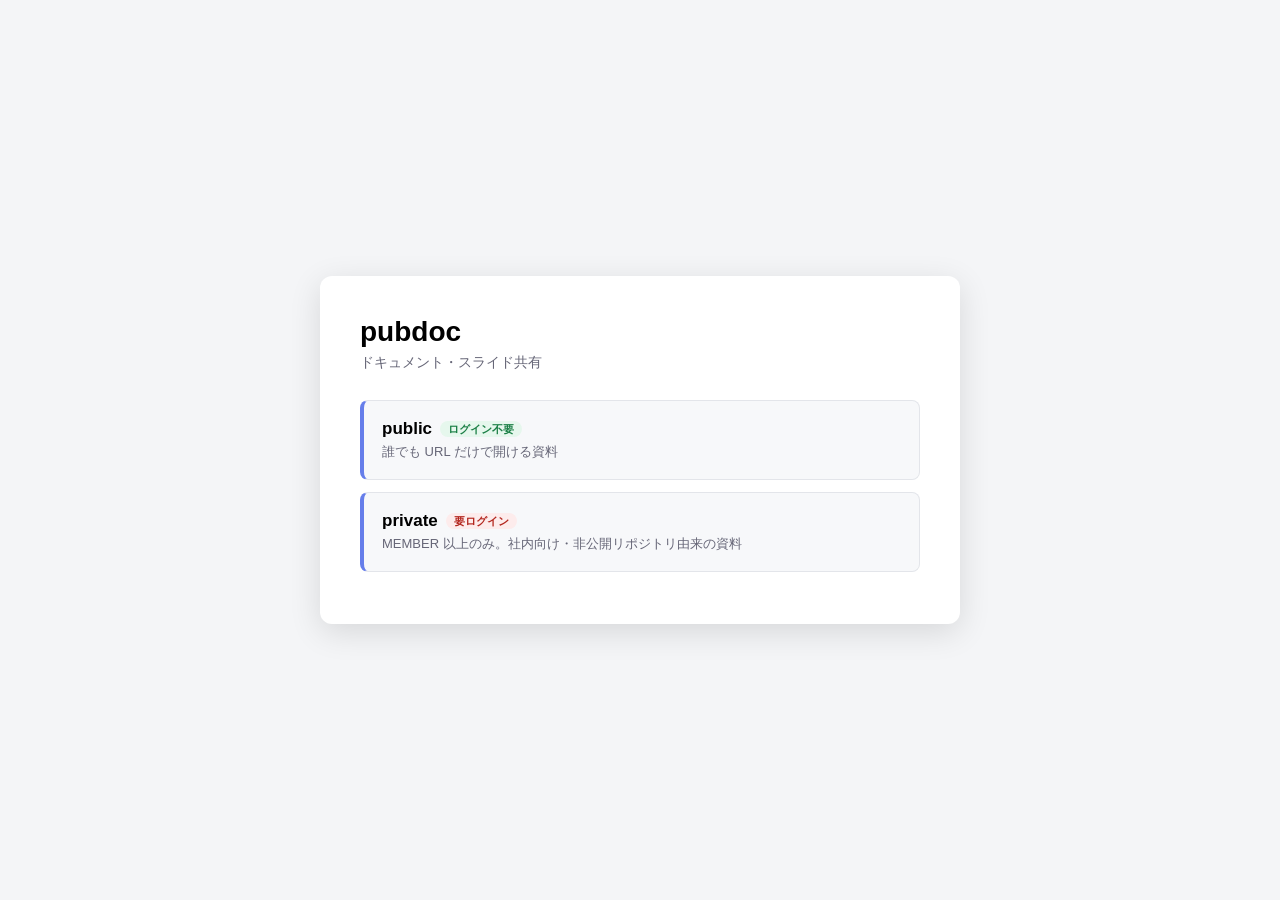
<file: docs/index.html>
<!DOCTYPE html>
<html lang="ja">
<head>
  <meta charset="UTF-8">
  <meta name="viewport" content="width=device-width, initial-scale=1.0">
  <title>pubdoc</title>
  <style>
    * { margin: 0; padding: 0; box-sizing: border-box; }
    body {
      font-family: -apple-system, BlinkMacSystemFont, "Segoe UI", Roboto, sans-serif;
      background: #f4f5f7; min-height: 100vh;
      display: flex; align-items: center; justify-content: center; padding: 24px;
    }
    .card {
      background: #fff; border-radius: 12px; box-shadow: 0 8px 32px rgba(0,0,0,.12);
      padding: 40px; max-width: 640px; width: 100%;
    }
    h1 { font-size: 28px; margin-bottom: 6px; }
    .sub { color: #667; margin-bottom: 28px; font-size: 14px; }
    .area { display: block; text-decoration: none; color: inherit;
      background: #f7f8fa; border: 1px solid #e3e5ea; border-left: 4px solid #667eea;
      border-radius: 8px; padding: 18px; margin-bottom: 12px; transition: .2s; }
    .area:hover { background: #eef0ff; transform: translateX(3px); }
    .area h2 { font-size: 17px; margin-bottom: 4px; }
    .area p { font-size: 13px; color: #667; }
    .badge { font-size: 11px; padding: 2px 8px; border-radius: 999px; margin-left: 8px;
      vertical-align: middle; font-weight: 600; }
    .badge.open { background: #e6f7ed; color: #1a7f45; }
    .badge.lock { background: #fdecec; color: #b3261e; }
  </style>
</head>
<body>
  <div class="card">
    <h1>pubdoc</h1>
    <p class="sub">ドキュメント・スライド共有</p>

    <a class="area" href="/public/">
      <h2>public<span class="badge open">ログイン不要</span></h2>
      <p>誰でも URL だけで開ける資料</p>
    </a>

    <a class="area" href="/private/">
      <h2>private<span class="badge lock">要ログイン</span></h2>
      <p>MEMBER 以上のみ。社内向け・非公開リポジトリ由来の資料</p>
    </a>
  </div>
</body>
</html>
</file>
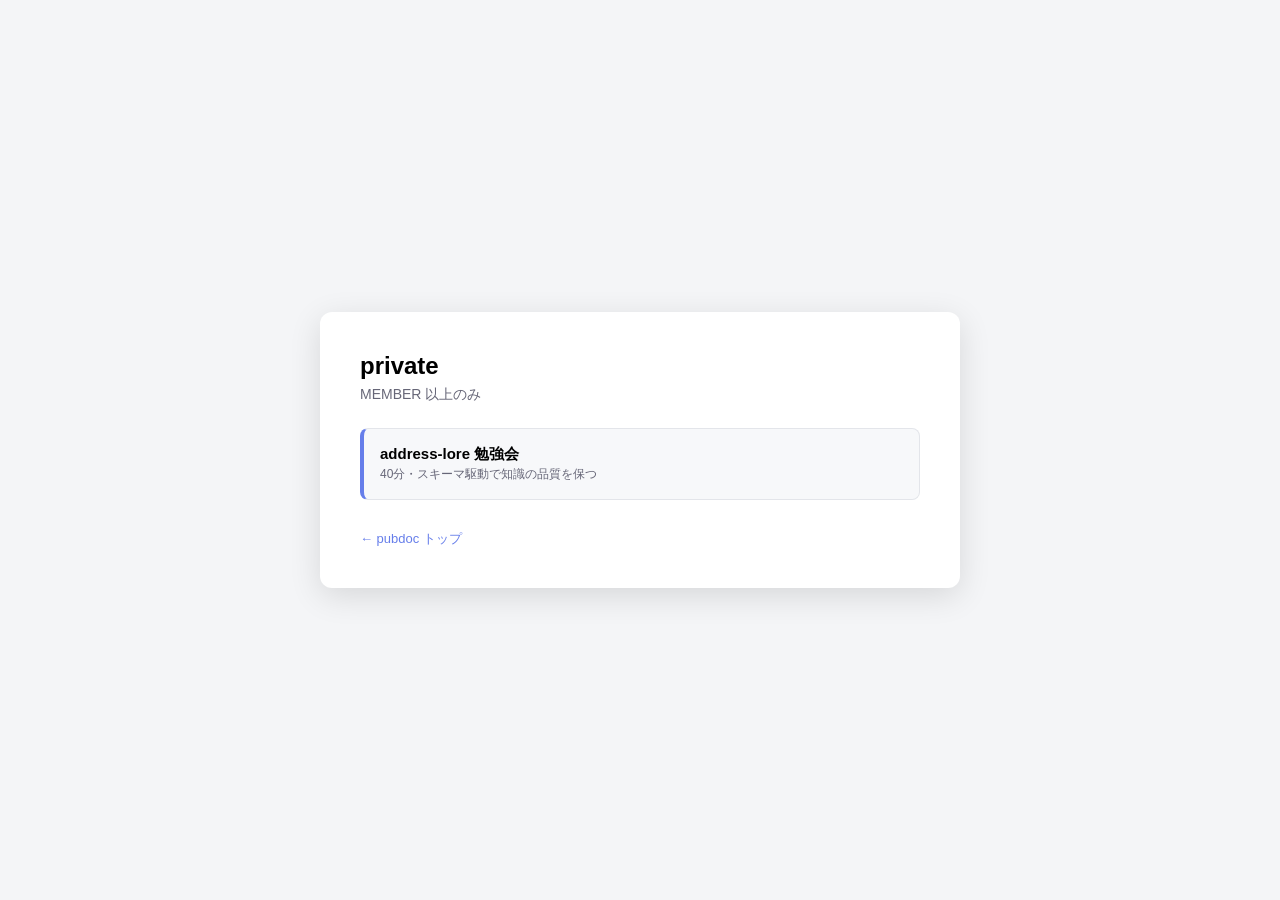
<file: docs/private/index.html>
<!DOCTYPE html>
<html lang="ja">
<head>
  <meta charset="UTF-8">
  <meta name="viewport" content="width=device-width, initial-scale=1.0">
  <title>pubdoc / private</title>
  <style>
    * { margin: 0; padding: 0; box-sizing: border-box; }
    body {
      font-family: -apple-system, BlinkMacSystemFont, "Segoe UI", Roboto, sans-serif;
      background: #f4f5f7; min-height: 100vh;
      display: flex; align-items: center; justify-content: center; padding: 24px;
    }
    .card {
      background: #fff; border-radius: 12px; box-shadow: 0 8px 32px rgba(0,0,0,.12);
      padding: 40px; max-width: 640px; width: 100%;
    }
    h1 { font-size: 24px; margin-bottom: 6px; }
    .sub { color: #667; margin-bottom: 24px; font-size: 14px; }
    .item { display: block; text-decoration: none; color: inherit;
      background: #f7f8fa; border: 1px solid #e3e5ea; border-left: 4px solid #667eea;
      border-radius: 8px; padding: 16px; margin-bottom: 10px; transition: .2s; }
    .item:hover { background: #eef0ff; transform: translateX(3px); }
    .item strong { display: block; font-size: 15px; }
    .item small { color: #667; font-size: 12px; }
    .back { display: inline-block; margin-top: 20px; font-size: 13px; color: #667eea; text-decoration: none; }
  </style>
</head>
<body>
  <div class="card">
    <h1>private</h1>
    <p class="sub">MEMBER 以上のみ</p>

    <a class="item" href="/private/address-lore/address-lore-study-session.html">
      <strong>address-lore 勉強会</strong>
      <small>40分・スキーマ駆動で知識の品質を保つ</small>
    </a>

    <a class="back" href="/">← pubdoc トップ</a>
  </div>
</body>
</html>
</file>
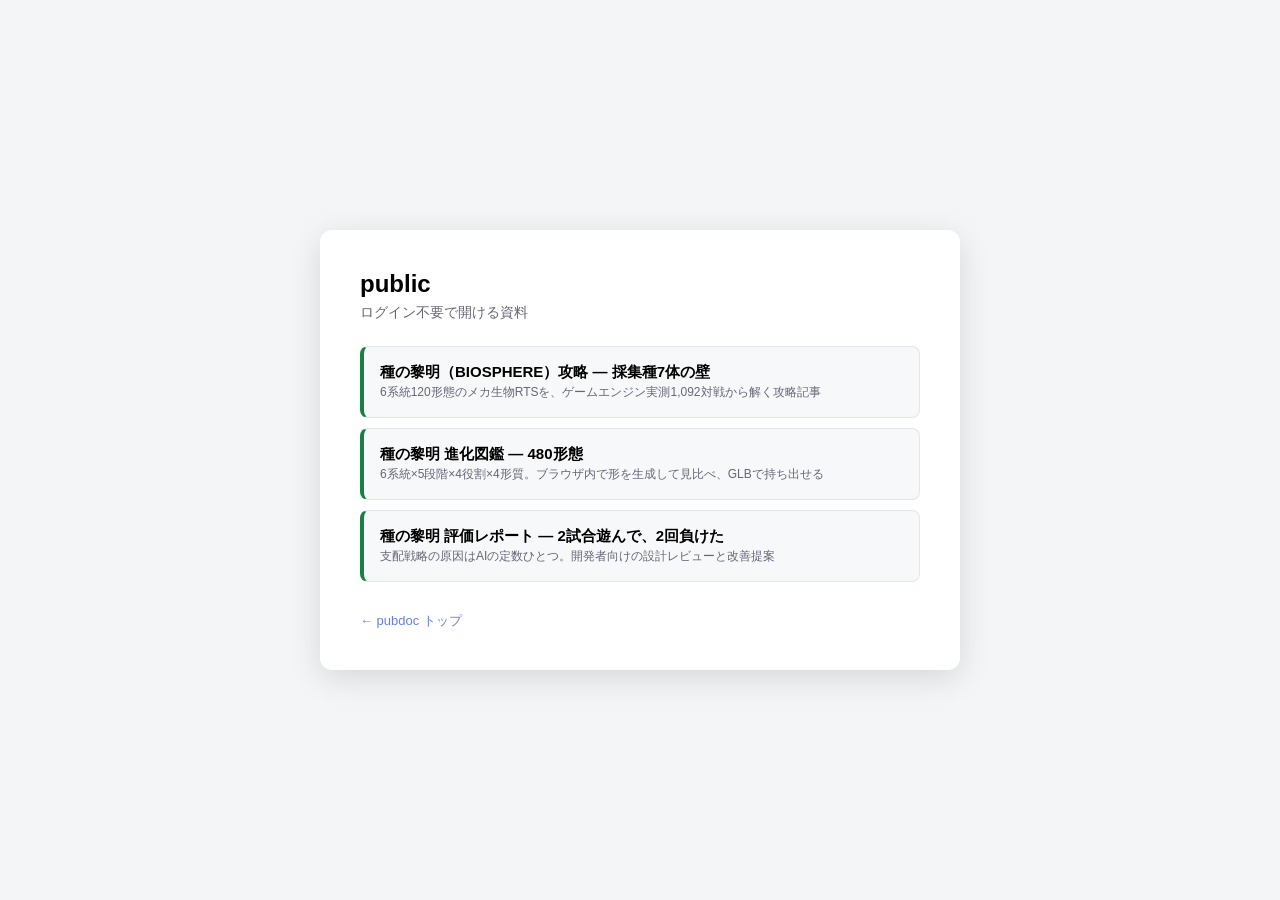
<file: docs/public/index.html>
<!DOCTYPE html>
<html lang="ja">
<head>
  <meta charset="UTF-8">
  <meta name="viewport" content="width=device-width, initial-scale=1.0">
  <title>pubdoc / public</title>
  <style>
    * { margin: 0; padding: 0; box-sizing: border-box; }
    body {
      font-family: -apple-system, BlinkMacSystemFont, "Segoe UI", Roboto, sans-serif;
      background: #f4f5f7; min-height: 100vh;
      display: flex; align-items: center; justify-content: center; padding: 24px;
    }
    .card {
      background: #fff; border-radius: 12px; box-shadow: 0 8px 32px rgba(0,0,0,.12);
      padding: 40px; max-width: 640px; width: 100%;
    }
    h1 { font-size: 24px; margin-bottom: 6px; }
    .sub { color: #667; margin-bottom: 24px; font-size: 14px; }
    .item { display: block; text-decoration: none; color: inherit;
      background: #f7f8fa; border: 1px solid #e3e5ea; border-left: 4px solid #1a7f45;
      border-radius: 8px; padding: 16px; margin-bottom: 10px; transition: .2s; }
    .item:hover { background: #eefaf2; transform: translateX(3px); }
    .item strong { display: block; font-size: 15px; }
    .item small { color: #667; font-size: 12px; }
    .empty { color: #889; font-size: 14px; padding: 24px; text-align: center;
      border: 1px dashed #d5d8de; border-radius: 8px; }
    .back { display: inline-block; margin-top: 20px; font-size: 13px; color: #667eea; text-decoration: none; }
  </style>
</head>
<body>
  <div class="card">
    <h1>public</h1>
    <p class="sub">ログイン不要で開ける資料</p>

    <a class="item" href="/public/biosphere/">
      <strong>種の黎明（BIOSPHERE）攻略 — 採集種7体の壁</strong>
      <small>6系統120形態のメカ生物RTSを、ゲームエンジン実測1,092対戦から解く攻略記事</small>
    </a>
    <a class="item" href="/public/biosphere/codex/">
      <strong>種の黎明 進化図鑑 — 480形態</strong>
      <small>6系統×5段階×4役割×4形質。ブラウザ内で形を生成して見比べ、GLBで持ち出せる</small>
    </a>
    <a class="item" href="/public/biosphere/review.html">
      <strong>種の黎明 評価レポート — 2試合遊んで、2回負けた</strong>
      <small>支配戦略の原因はAIの定数ひとつ。開発者向けの設計レビューと改善提案</small>
    </a>

    <a class="back" href="/">← pubdoc トップ</a>
  </div>
</body>
</html>
</file>
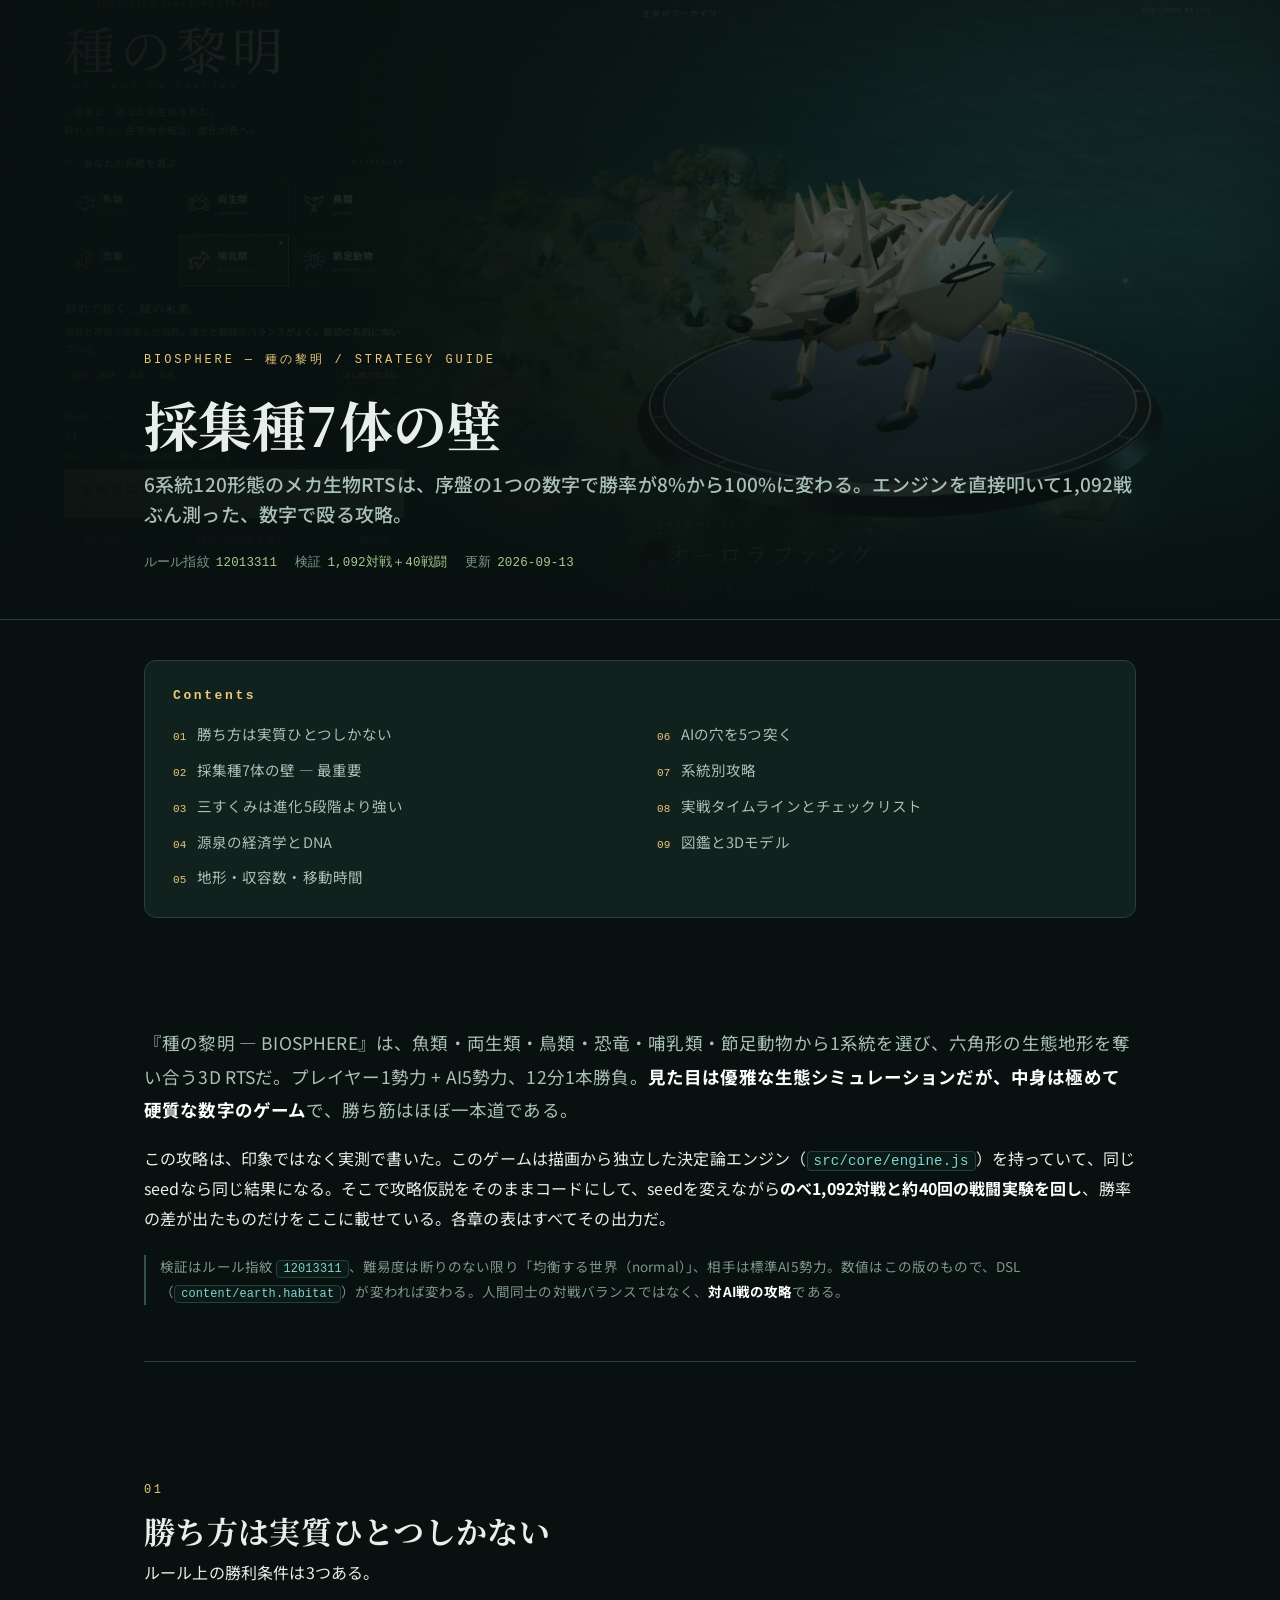
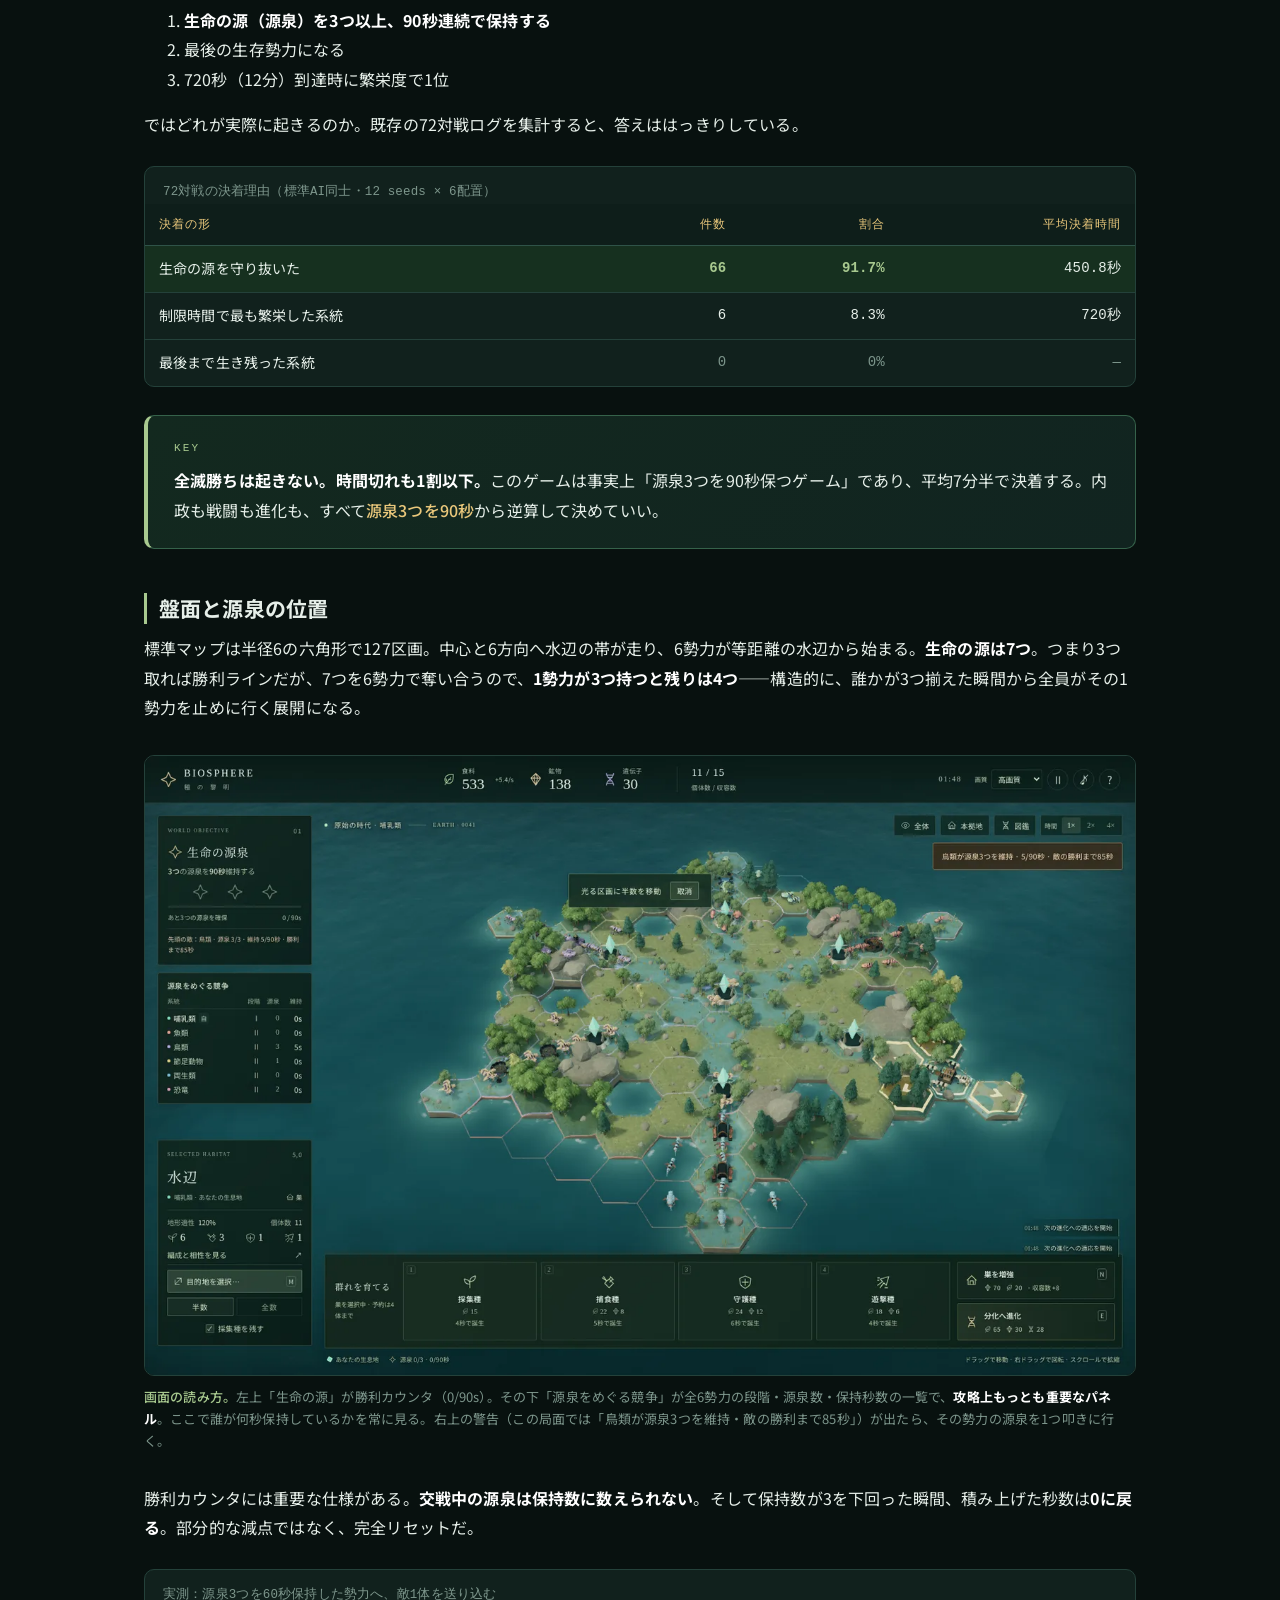
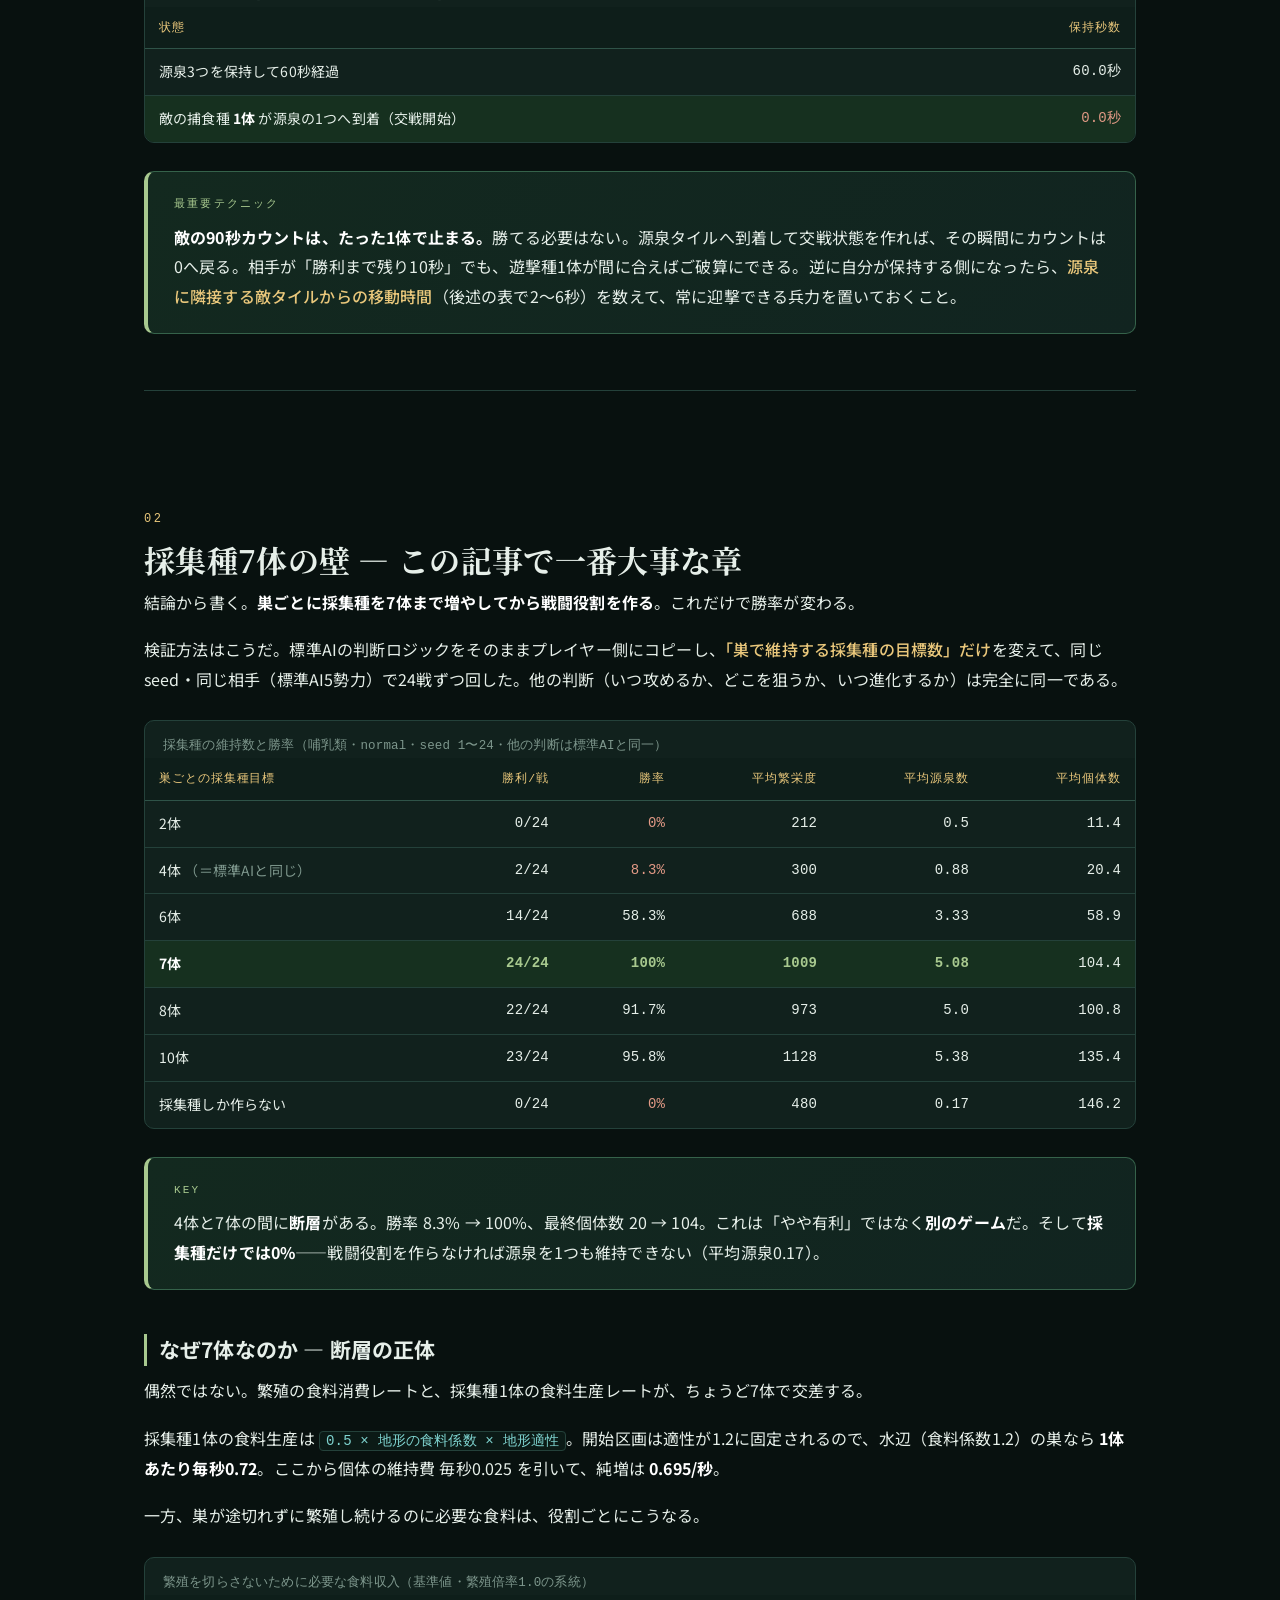
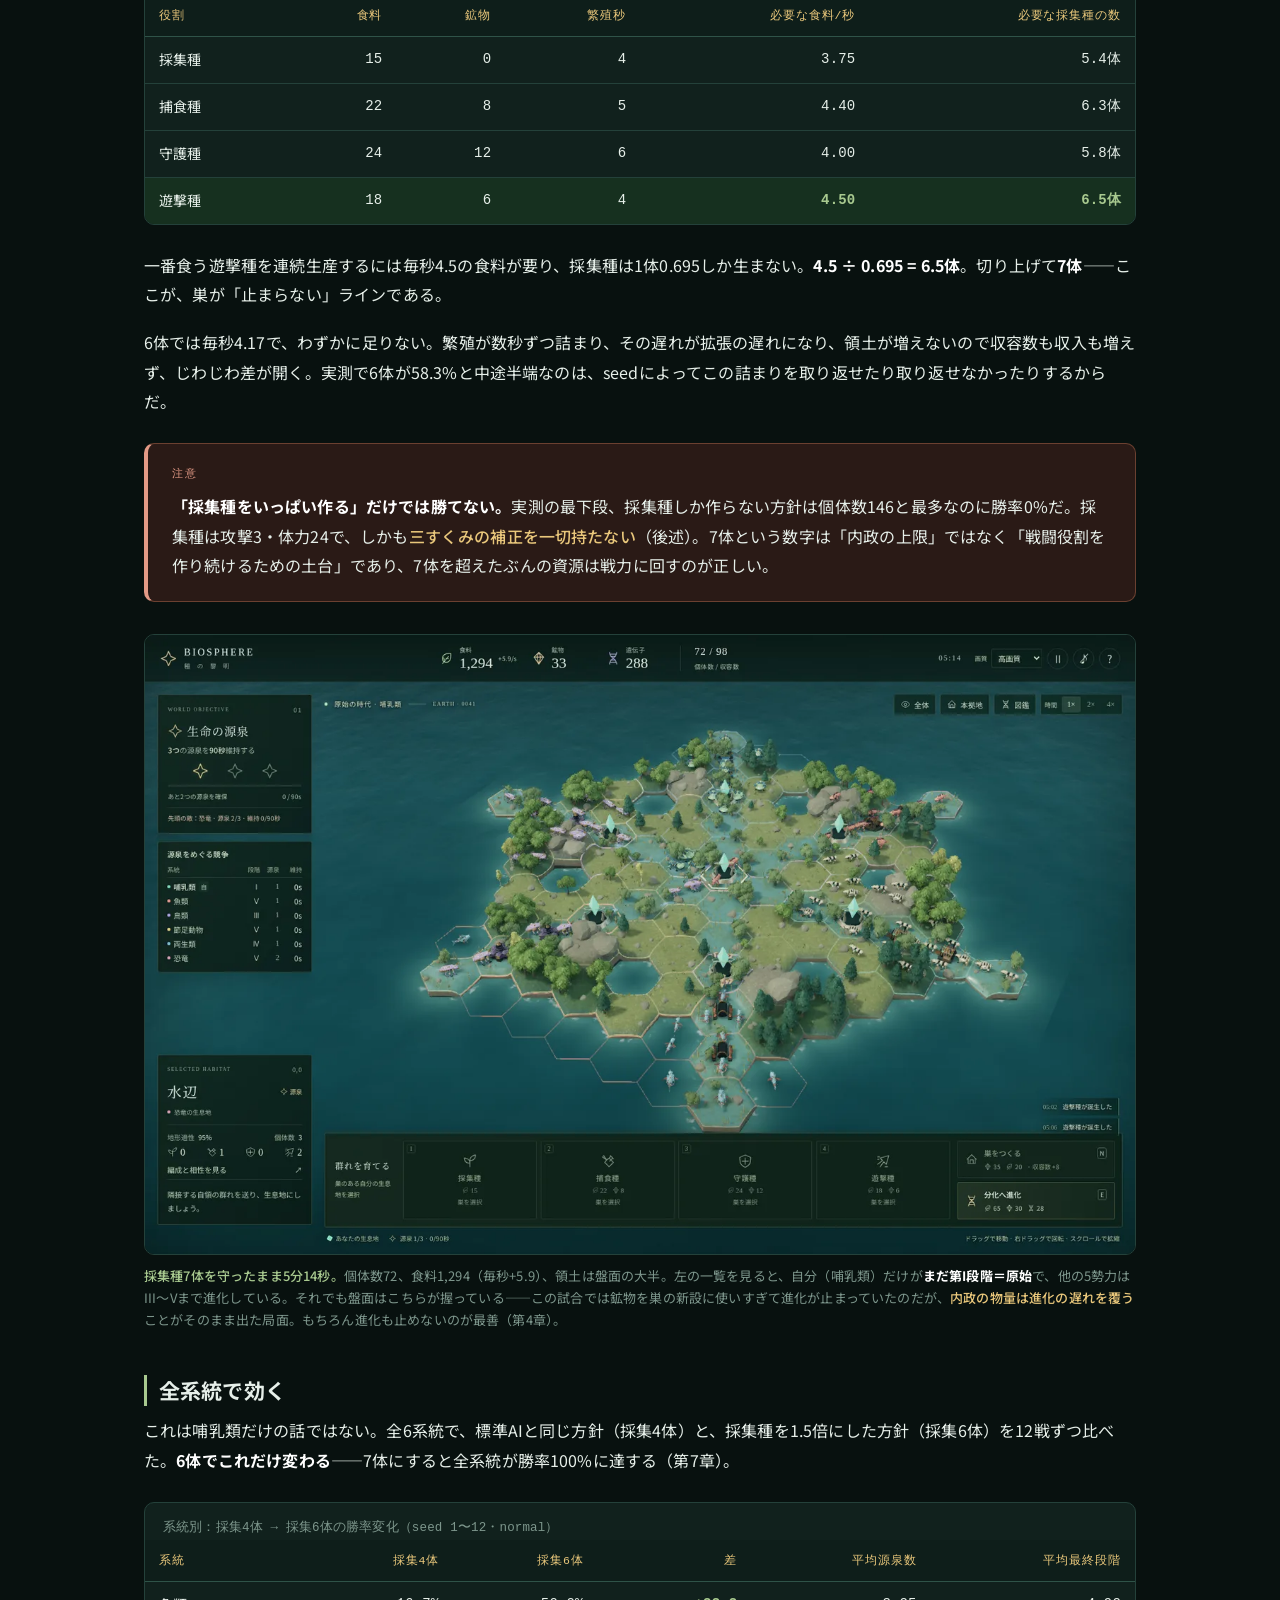
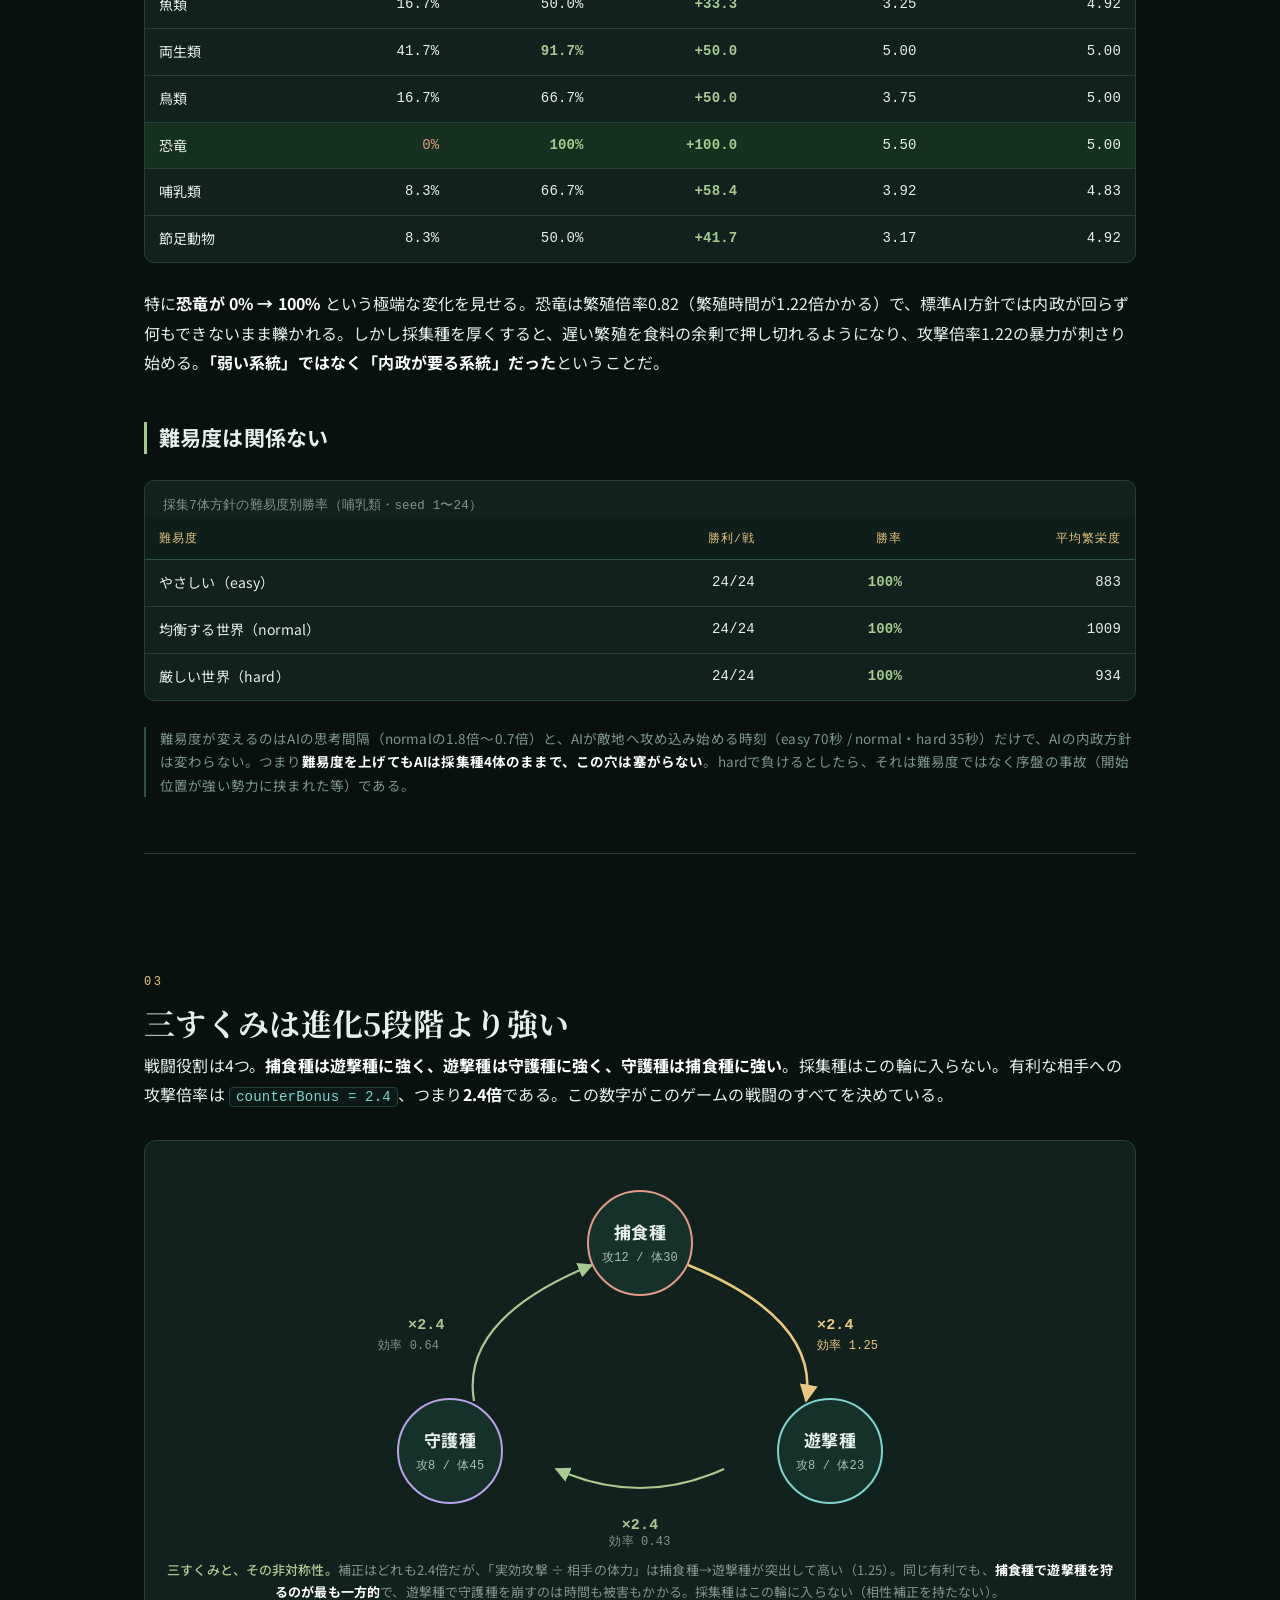
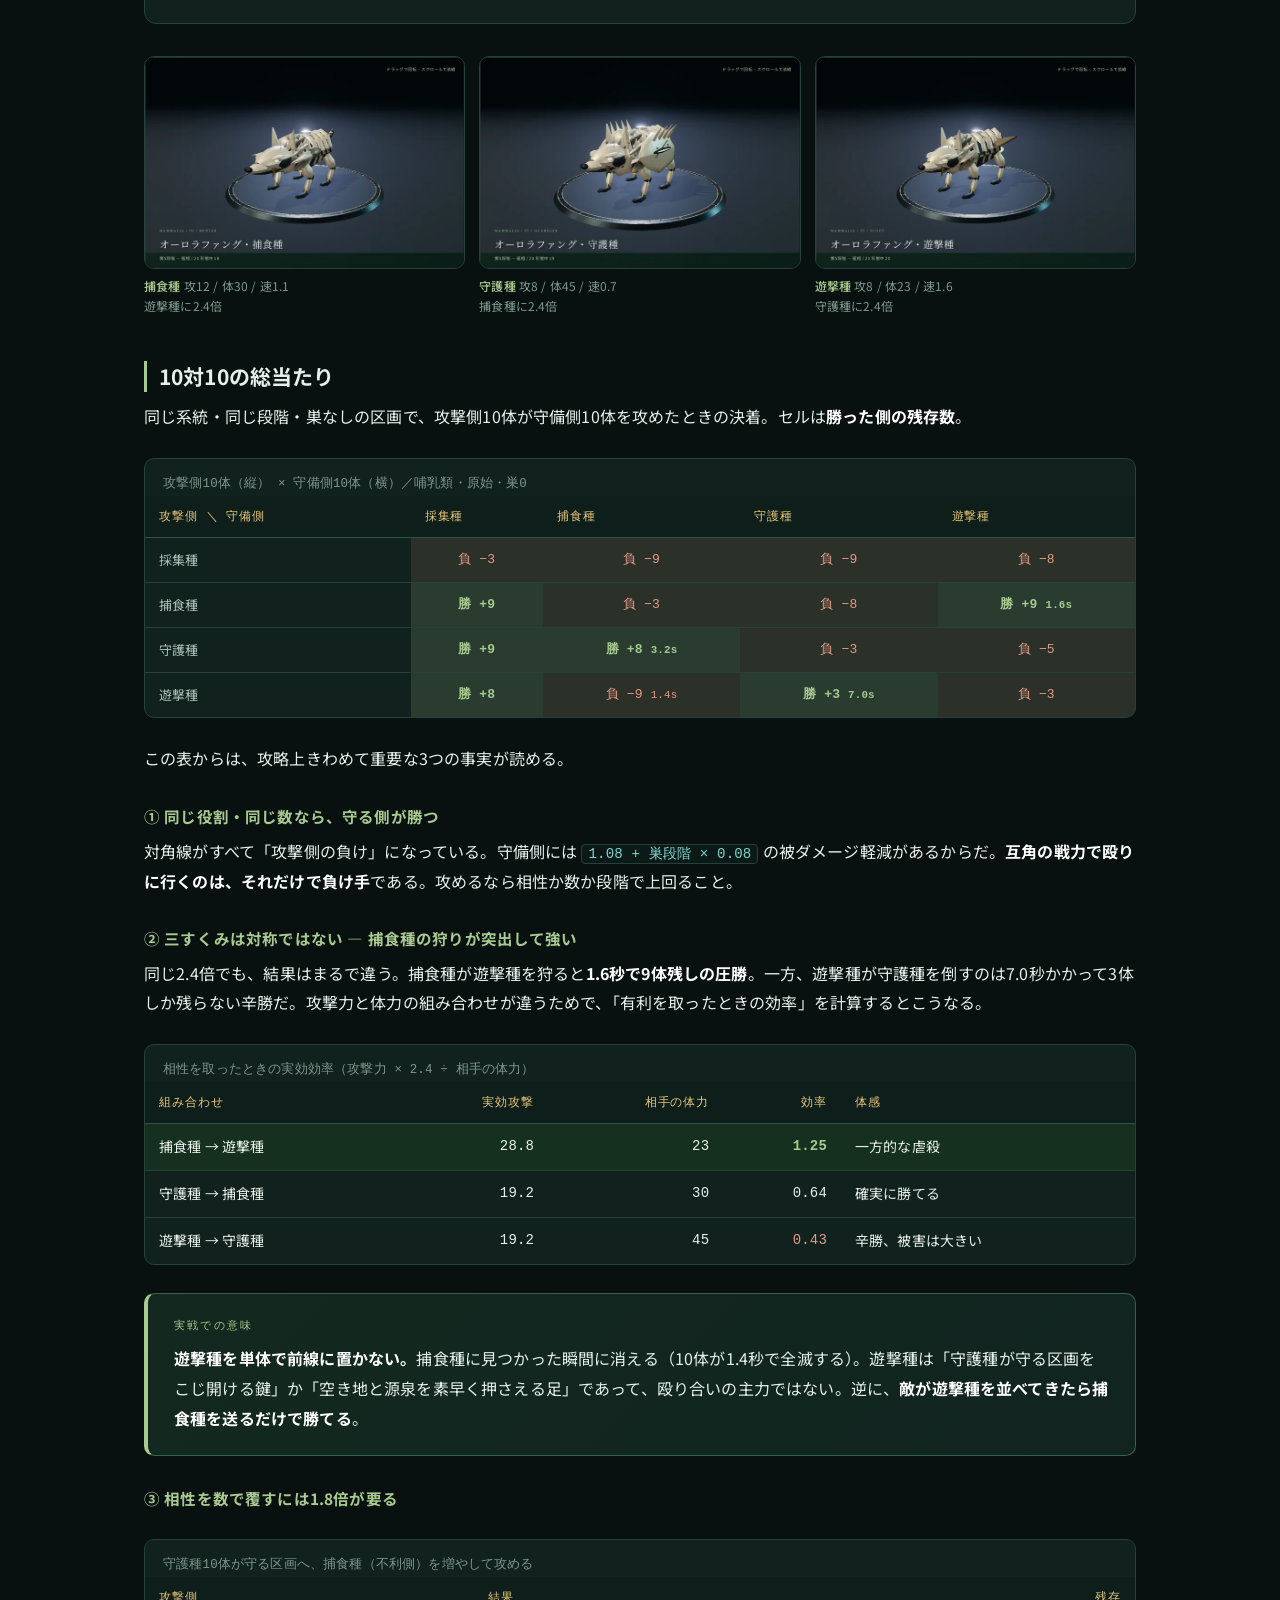
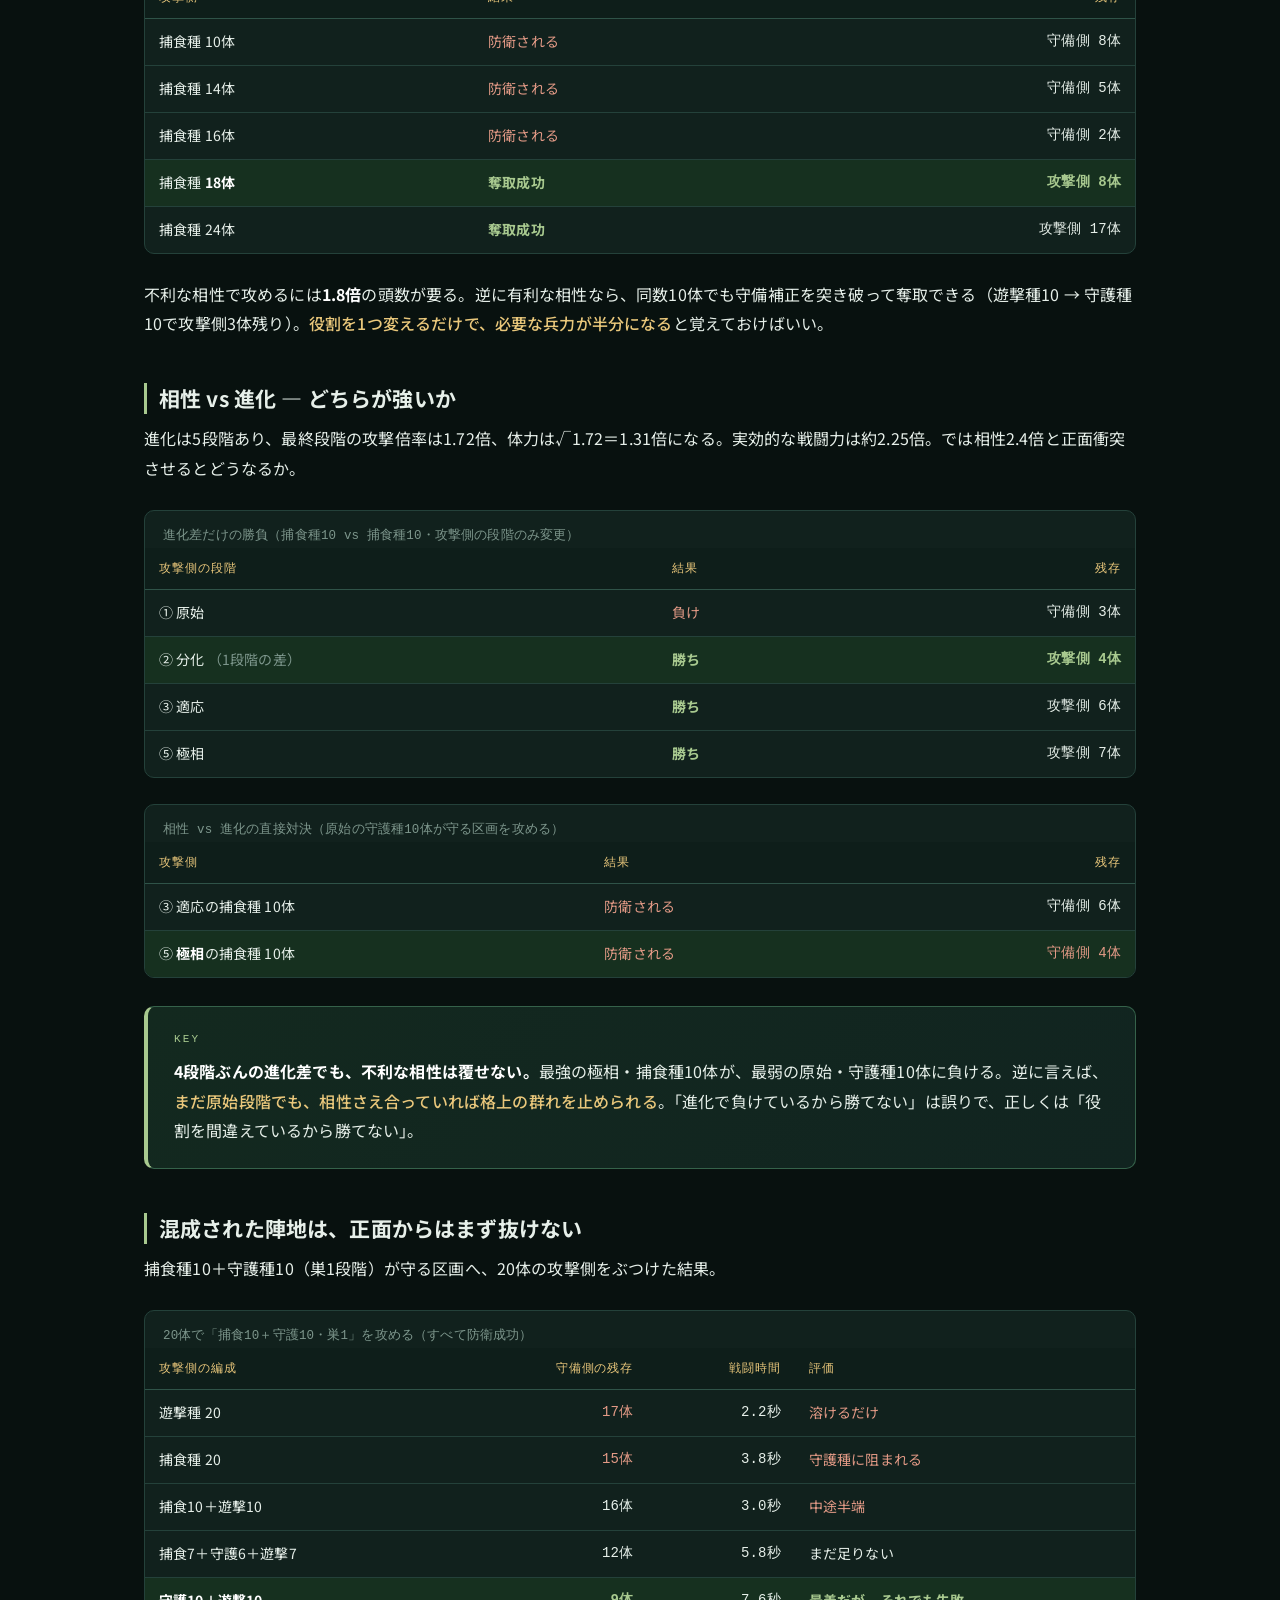
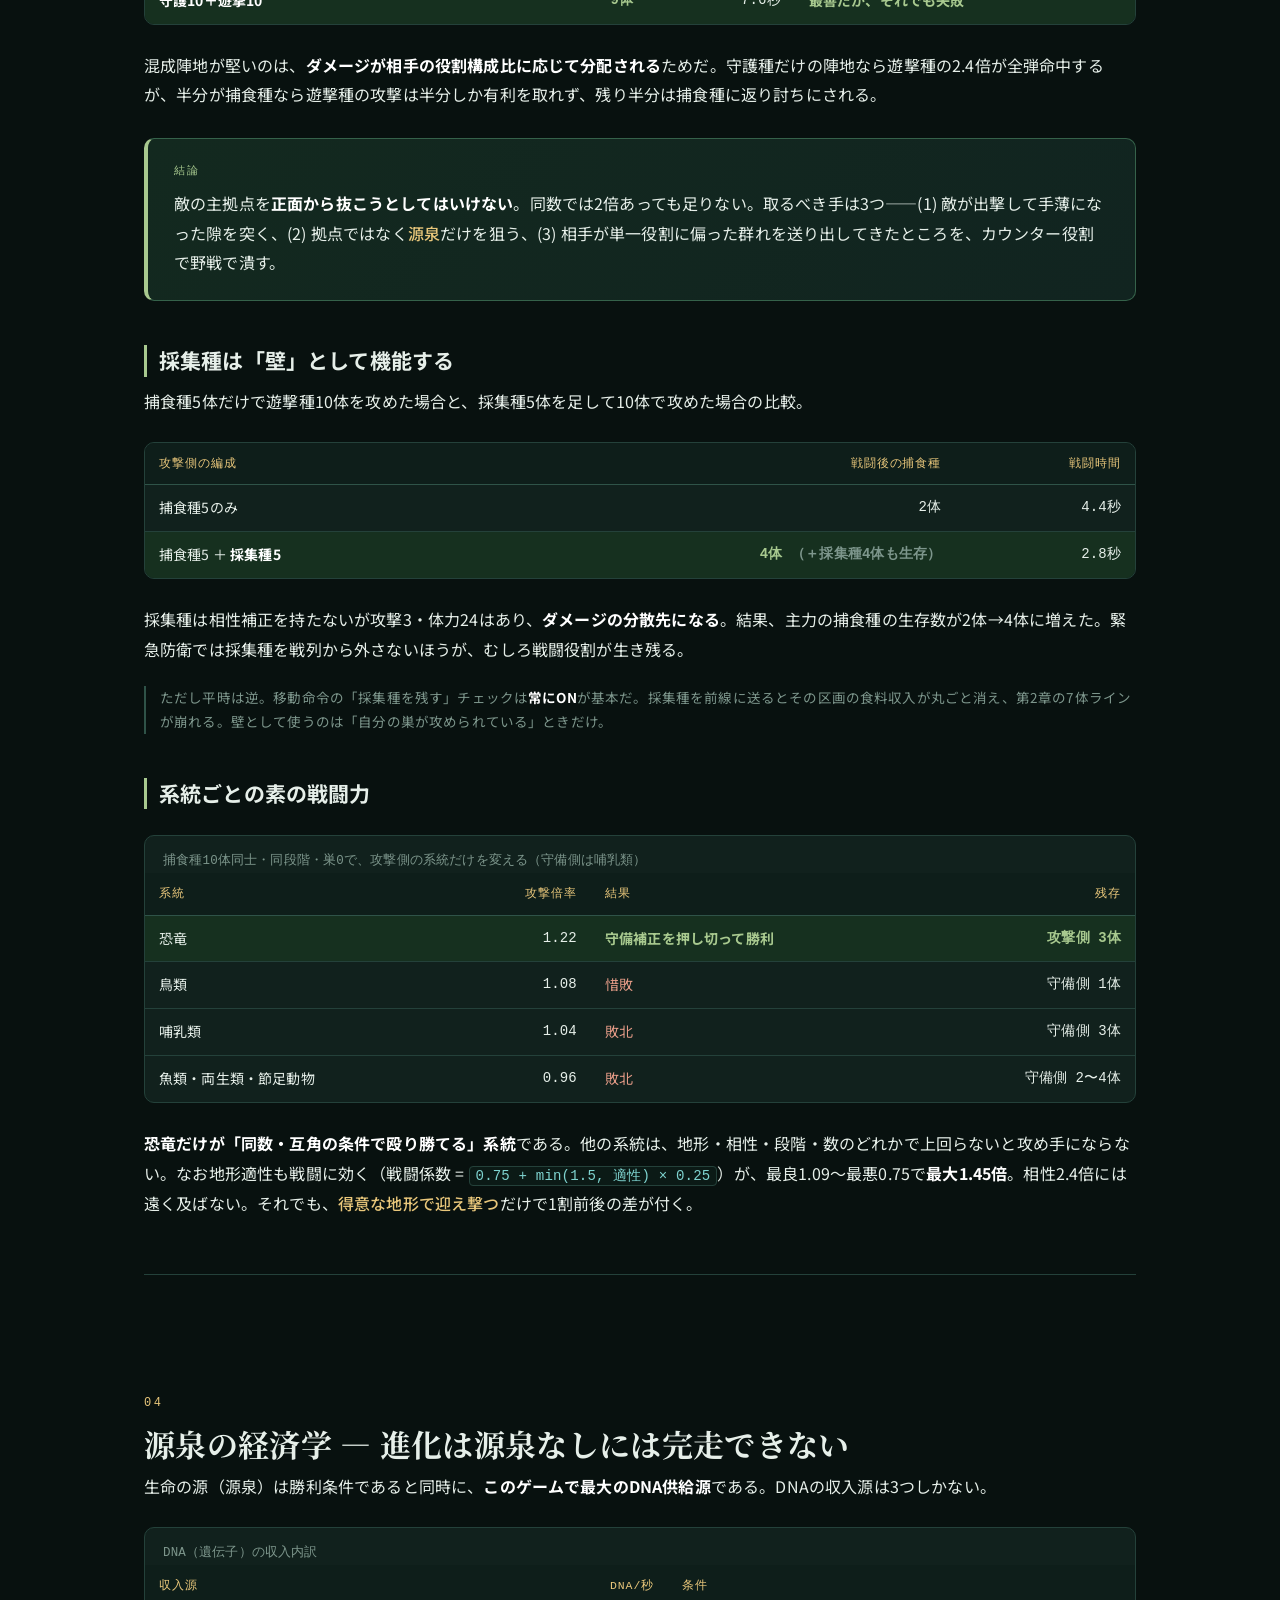
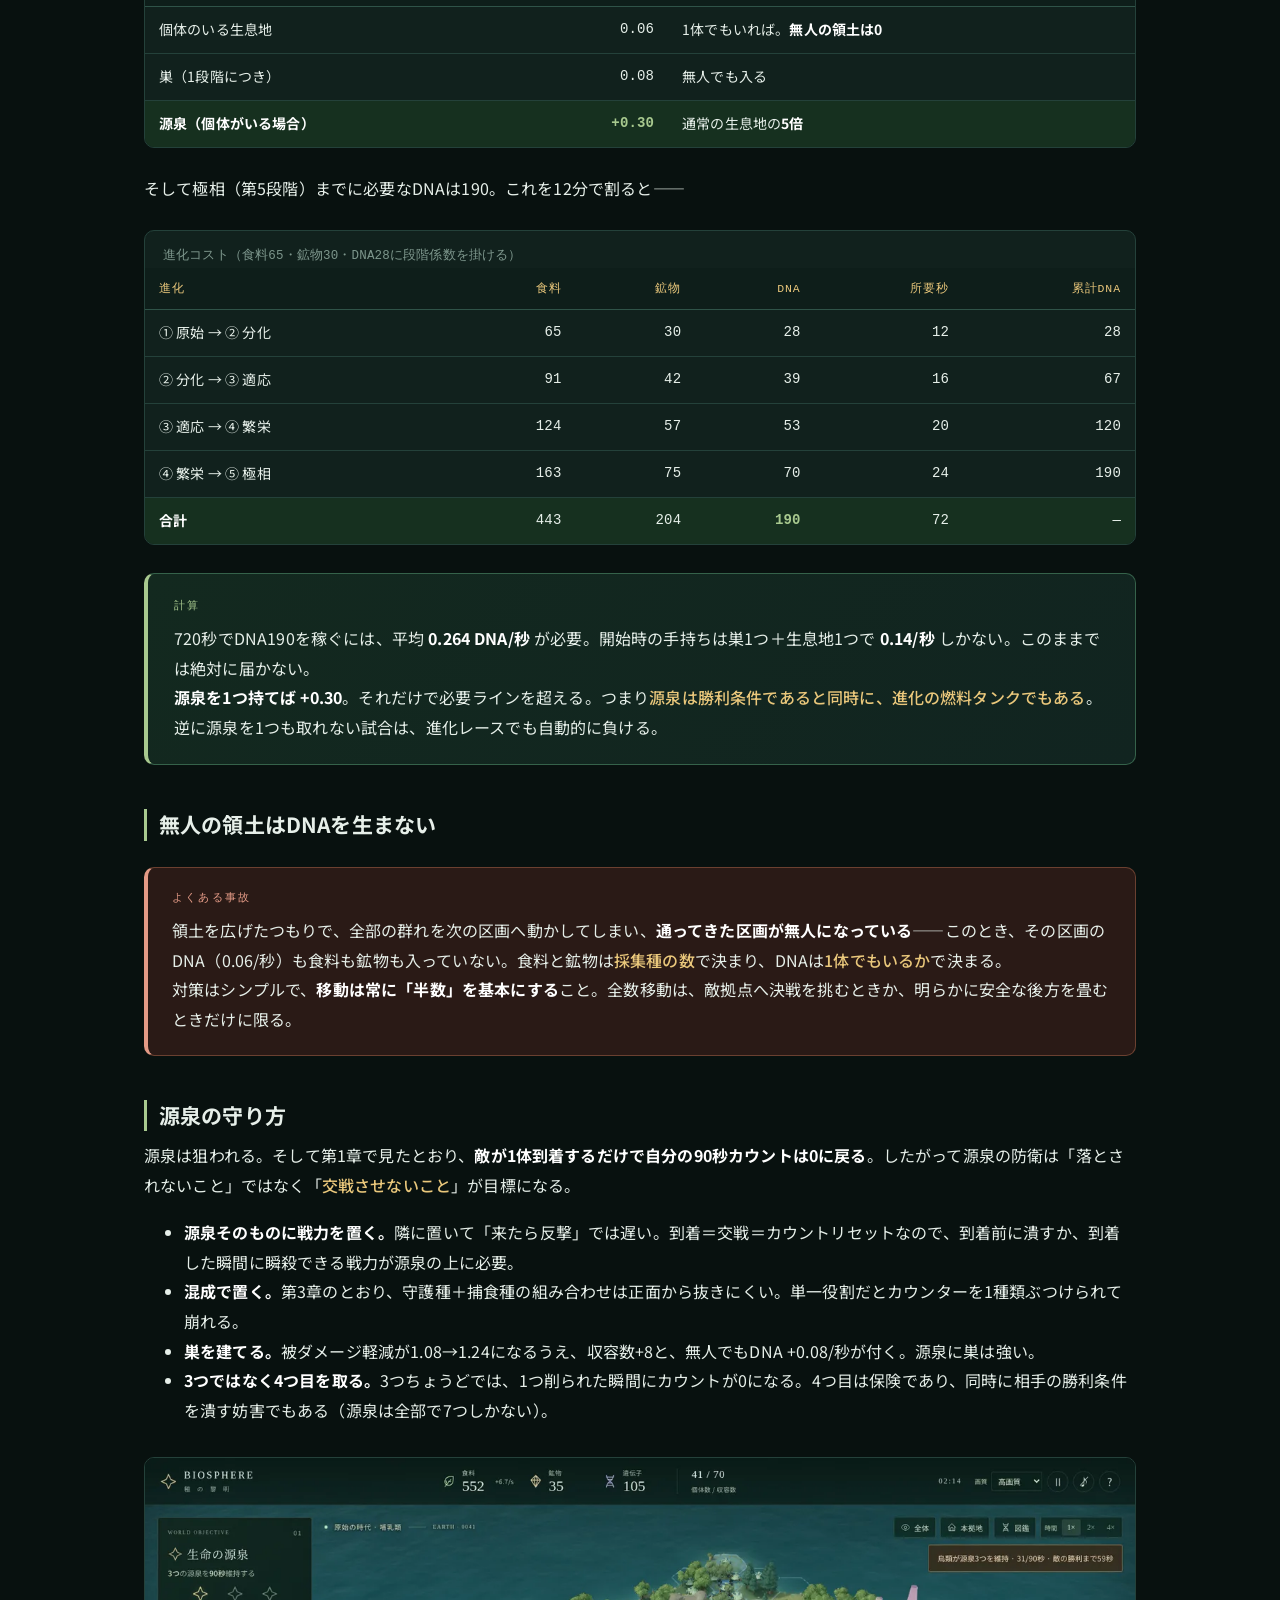
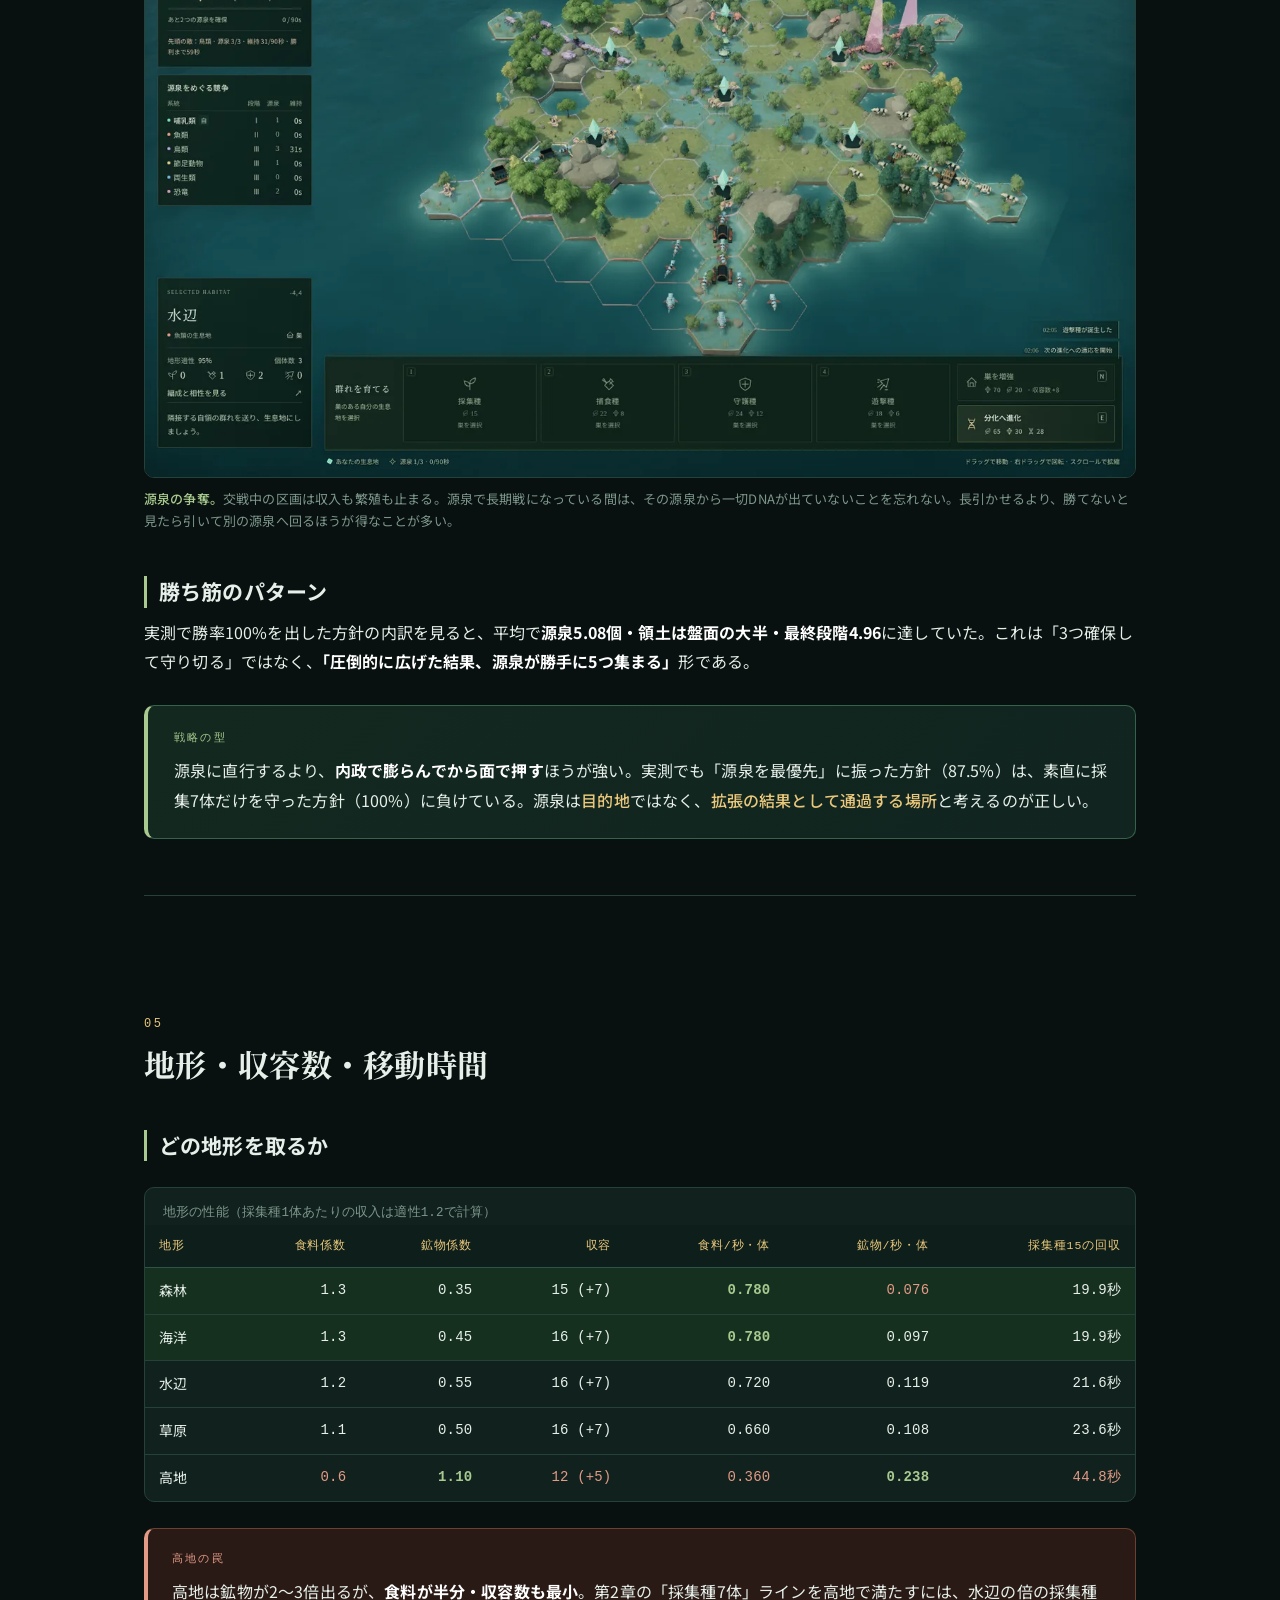
<file: docs/public/biosphere/index.html>
<!DOCTYPE html>
<html lang="ja">
<head>
<meta charset="UTF-8">
<meta name="viewport" content="width=device-width, initial-scale=1">
<title>種の黎明（BIOSPHERE）攻略 — 採集種7体の壁</title>
<meta name="description" content="6系統120形態のメカ生物RTS『種の黎明 — BIOSPHERE』の攻略。勝率8%から100%へ変える序盤の分岐点、三すくみの実測値、源泉の経済学を、ゲームエンジンを直接叩いた実測データで解説する。">
<link rel="preconnect" href="https://fonts.googleapis.com">
<link rel="preconnect" href="https://fonts.gstatic.com" crossorigin>
<link href="https://fonts.googleapis.com/css2?family=Noto+Sans+JP:wght@400;500;700&family=Noto+Serif+JP:wght@500;700&display=swap" rel="stylesheet">
<style>
:root{
  --bg:#08110f; --bg2:#0d1a17; --panel:#11211d; --panel2:#152a24;
  --line:#24413a; --line2:#2f5348;
  --ink:#e6efe9; --ink2:#a9c0b6; --ink3:#7d968c;
  --gold:#e9c77b; --leaf:#a8c98f; --cyan:#7fd4d0; --rose:#e39a86; --violet:#b7a3eb;
  --mono:ui-monospace,SFMono-Regular,"SF Mono",Menlo,Consolas,monospace;
}
*{box-sizing:border-box}
html{scroll-behavior:smooth}
body{
  margin:0; background:var(--bg); color:var(--ink);
  font-family:"Noto Sans JP",-apple-system,BlinkMacSystemFont,"Segoe UI",sans-serif;
  font-size:16px; line-height:1.85; letter-spacing:.01em;
  -webkit-font-smoothing:antialiased;
}
img{max-width:100%; display:block}
a{color:var(--leaf)}
a:hover{color:var(--gold)}

/* ---- hero ---- */
.hero{position:relative; min-height:min(78vh,620px); display:flex; align-items:flex-end; overflow:hidden; border-bottom:1px solid var(--line)}
.hero img{position:absolute; inset:0; width:100%; height:100%; object-fit:cover; object-position:70% 50%; opacity:.42}
.hero::after{content:""; position:absolute; inset:0; background:
  linear-gradient(180deg,rgba(8,17,15,.5) 0%,rgba(8,17,15,.12) 38%,rgba(8,17,15,.97) 100%),
  linear-gradient(95deg,rgba(8,17,15,.88) 0%,rgba(8,17,15,.5) 42%,rgba(8,17,15,.1) 78%)}
.hero-inner{position:relative; z-index:2; width:100%; max-width:1040px; margin:0 auto; padding:56px 24px 44px}
.kicker{font-family:var(--mono); font-size:12px; letter-spacing:.24em; color:var(--gold); text-transform:uppercase; margin-bottom:18px}
.hero h1{font-family:"Noto Serif JP",serif; font-size:clamp(30px,5.4vw,54px); line-height:1.25; margin:0 0 14px; font-weight:700}
.hero h1 small{display:block; font-size:clamp(14px,2vw,19px); color:var(--ink2); font-weight:500; margin-top:12px; font-family:"Noto Sans JP",sans-serif; line-height:1.6}
.hero-meta{display:flex; flex-wrap:wrap; gap:8px 18px; font-size:12.5px; color:var(--ink3); font-family:var(--mono); margin-top:22px}
.hero-meta span{display:inline-flex; align-items:center; gap:6px}
.hero-meta b{color:var(--leaf); font-weight:500}

/* ---- layout ---- */
main{max-width:1040px; margin:0 auto; padding:0 24px 96px}
section{padding-top:64px}
h2{font-family:"Noto Serif JP",serif; font-size:clamp(22px,3.4vw,31px); line-height:1.4; margin:0 0 6px; font-weight:700; letter-spacing:.01em}
h2 .num{display:block; font-family:var(--mono); font-size:12px; letter-spacing:.22em; color:var(--gold); font-weight:400; margin-bottom:10px}
h3{font-size:clamp(17px,2.4vw,21px); margin:44px 0 10px; font-weight:700; color:var(--ink); border-left:3px solid var(--leaf); padding-left:12px; line-height:1.5}
h4{font-size:15.5px; margin:28px 0 6px; color:var(--leaf); font-weight:700}
p{margin:0 0 18px}
.lead{font-size:17.5px; color:var(--ink2); line-height:1.9}
strong{color:#fff; font-weight:700}
em{font-style:normal; color:var(--gold); font-weight:500}
code{font-family:var(--mono); font-size:.88em; background:#0b1a16; border:1px solid var(--line); border-radius:4px; padding:1px 6px; color:var(--cyan)}
hr{border:0; border-top:1px solid var(--line); margin:56px 0}

/* ---- toc ---- */
.toc{background:var(--panel); border:1px solid var(--line); border-radius:12px; padding:26px 28px; margin:40px 0 0}
.toc h2{font-size:13px; font-family:var(--mono); letter-spacing:.2em; color:var(--gold); margin:0 0 16px; border:0; padding:0}
.toc ol{margin:0; padding-left:0; list-style:none; counter-reset:toc; columns:2; column-gap:34px}
.toc li{counter-increment:toc; margin-bottom:9px; break-inside:avoid; font-size:14.5px}
.toc li::before{content:counter(toc,decimal-leading-zero); font-family:var(--mono); font-size:11px; color:var(--gold); margin-right:10px}
.toc a{color:var(--ink2); text-decoration:none}
.toc a:hover{color:var(--gold)}
@media(max-width:680px){.toc ol{columns:1}}

/* ---- callouts ---- */
.key{background:linear-gradient(135deg,#13291f,#112420); border:1px solid #35624a; border-left:4px solid var(--leaf); border-radius:10px; padding:22px 26px; margin:28px 0}
.key .label{font-family:var(--mono); font-size:11px; letter-spacing:.2em; color:var(--leaf); display:block; margin-bottom:8px}
.key p:last-child{margin-bottom:0}
.warn{background:#2a1a16; border:1px solid #6b4030; border-left:4px solid var(--rose); border-radius:10px; padding:20px 24px; margin:26px 0}
.warn .label{font-family:var(--mono); font-size:11px; letter-spacing:.2em; color:var(--rose); display:block; margin-bottom:8px}
.warn p:last-child{margin-bottom:0}
.note{font-size:13.5px; color:var(--ink3); line-height:1.75; border-left:2px solid var(--line2); padding-left:14px; margin:22px 0}

/* ---- tables ---- */
.tw{overflow-x:auto; margin:26px 0; border:1px solid var(--line); border-radius:10px; background:var(--panel)}
table{border-collapse:collapse; width:100%; font-size:14px; min-width:520px}
caption{caption-side:top; text-align:left; font-size:12.5px; color:var(--ink3); padding:14px 18px 0; font-family:var(--mono)}
th,td{padding:10px 14px; text-align:left; border-bottom:1px solid var(--line); white-space:nowrap}
thead th{background:#0e1e1a; color:var(--gold); font-family:var(--mono); font-size:11.5px; letter-spacing:.08em; font-weight:400; text-transform:uppercase; border-bottom:1px solid var(--line2)}
tbody tr:last-child td{border-bottom:0}
tbody tr:hover{background:#13241f}
td.num,th.num{text-align:right; font-family:var(--mono)}
.win{color:var(--leaf); font-weight:700}
.lose{color:var(--rose)}
.dim{color:var(--ink3)}
.hl td{background:#16301f}
.bar{display:inline-block; height:7px; border-radius:4px; background:var(--leaf); vertical-align:middle; margin-right:8px; min-width:2px}
.bar.r{background:var(--rose)}

/* ---- figures ---- */
figure{margin:32px 0}
figure img{border-radius:10px; border:1px solid var(--line)}
figcaption{font-size:13px; color:var(--ink3); margin-top:10px; line-height:1.7}
figcaption b{color:var(--leaf); font-weight:500}
.grid2{display:grid; grid-template-columns:repeat(auto-fit,minmax(260px,1fr)); gap:16px}
.grid3{display:grid; grid-template-columns:repeat(auto-fit,minmax(210px,1fr)); gap:14px}
.grid2 figure,.grid3 figure{margin:0}
.grid3 figcaption{font-size:12px; margin-top:7px}

/* ---- matrix ---- */
.mx{font-size:13px}
.mx td{text-align:center; font-family:var(--mono)}
.mx td:first-child{text-align:left; font-family:"Noto Sans JP",sans-serif; color:var(--ink2)}
.cw{background:rgba(168,201,143,.16); color:var(--leaf); font-weight:700}
.cl{background:rgba(227,154,134,.12); color:var(--rose)}

/* ---- build order ---- */
.timeline{list-style:none; padding:0; margin:26px 0; position:relative}
.timeline::before{content:""; position:absolute; left:8px; top:8px; bottom:8px; width:1px; background:var(--line2)}
.timeline li{position:relative; padding-left:38px; margin-bottom:22px}
.timeline li::before{content:""; position:absolute; left:3px; top:9px; width:11px; height:11px; border-radius:50%; background:var(--bg); border:2px solid var(--leaf)}
.timeline .t{font-family:var(--mono); font-size:11.5px; color:var(--gold); letter-spacing:.08em; display:block; margin-bottom:2px}
.timeline b{display:block; margin-bottom:2px}
.timeline p{margin:0; font-size:14.5px; color:var(--ink2)}

/* ---- species cards ---- */
.sp{border:1px solid var(--line); border-radius:12px; background:var(--panel); overflow:hidden; margin:18px 0}
.sp-h{display:flex; align-items:baseline; gap:12px; padding:16px 20px; border-bottom:1px solid var(--line); background:#0e1e1a; flex-wrap:wrap}
.sp-h b{font-size:17px}
.sp-h .lat{font-family:var(--mono); font-size:11px; letter-spacing:.16em; color:var(--ink3)}
.sp-h .rank{margin-left:auto; font-family:var(--mono); font-size:12px; color:var(--gold)}
.sp-b{padding:18px 20px; font-size:14.5px; line-height:1.8}
.sp-b p{margin:0 0 12px}
.sp-b p:last-child{margin:0}
.sp-b .tag{display:inline-block; font-family:var(--mono); font-size:11px; padding:2px 9px; border:1px solid var(--line2); border-radius:20px; color:var(--ink2); margin:0 6px 6px 0}

/* ---- checklist ---- */
.check{list-style:none; padding:0; margin:24px 0}
.check li{position:relative; padding-left:32px; margin-bottom:13px; font-size:15px}
.check li::before{content:"✓"; position:absolute; left:6px; top:0; color:var(--leaf); font-weight:700}
.check li.no::before{content:"✕"; color:var(--rose)}

/* ---- footer ---- */
footer{border-top:1px solid var(--line); background:var(--bg2); padding:44px 24px 64px; font-size:13.5px; color:var(--ink3); line-height:1.85}
footer .inner{max-width:1040px; margin:0 auto}
footer h3{border:0; padding:0; color:var(--ink2); font-size:14px; margin:0 0 12px}
footer code{font-size:12px}
footer ul{padding-left:20px; margin:0 0 18px}
footer li{margin-bottom:6px}

@media(max-width:640px){
  body{font-size:15px}
  .hero-inner{padding:40px 20px 32px}
  main{padding:0 20px 72px}
  section{padding-top:52px}
  .key,.warn{padding:18px 20px}
  th,td{padding:8px 11px}
}
</style>
</head>
<body>
<header class="hero">
  <img src="images/hero.webp" alt="種の黎明のメニュー画面。哺乳類の極相形態オーロラファングが台座の上に立つ">
  <div class="hero-inner">
    <div class="kicker">BIOSPHERE — 種の黎明 / STRATEGY GUIDE</div>
    <h1>採集種7体の壁
      <small>6系統120形態のメカ生物RTSは、序盤の1つの数字で勝率が8%から100%に変わる。エンジンを直接叩いて1,092戦ぶん測った、数字で殴る攻略。</small>
    </h1>
    <div class="hero-meta">
      <span>ルール指紋 <b>12013311</b></span>
      <span>検証 <b>1,092対戦＋40戦闘</b></span>
      <span>更新 <b>2026-09-13</b></span>
    </div>
  </div>
</header>

<main>

<nav class="toc">
  <h2>Contents</h2>
  <ol>
    <li><a href="#s1">勝ち方は実質ひとつしかない</a></li>
    <li><a href="#s2">採集種7体の壁 — 最重要</a></li>
    <li><a href="#s3">三すくみは進化5段階より強い</a></li>
    <li><a href="#s4">源泉の経済学とDNA</a></li>
    <li><a href="#s5">地形・収容数・移動時間</a></li>
    <li><a href="#s6">AIの穴を5つ突く</a></li>
    <li><a href="#s7">系統別攻略</a></li>
    <li><a href="#s8">実戦タイムラインとチェックリスト</a></li>
    <li><a href="#s9">図鑑と3Dモデル</a></li>
  </ol>
</nav>

<section id="intro">
<p class="lead" style="margin-top:44px">
『種の黎明 — BIOSPHERE』は、魚類・両生類・鳥類・恐竜・哺乳類・節足動物から1系統を選び、六角形の生態地形を奪い合う3D RTSだ。プレイヤー1勢力 + AI5勢力、12分1本勝負。<strong>見た目は優雅な生態シミュレーションだが、中身は極めて硬質な数字のゲーム</strong>で、勝ち筋はほぼ一本道である。
</p>
<p>
この攻略は、印象ではなく実測で書いた。このゲームは描画から独立した決定論エンジン（<code>src/core/engine.js</code>）を持っていて、同じseedなら同じ結果になる。そこで攻略仮説をそのままコードにして、seedを変えながら<strong>のべ1,092対戦と約40回の戦闘実験を回し</strong>、勝率の差が出たものだけをここに載せている。各章の表はすべてその出力だ。
</p>
<div class="note">
検証はルール指紋 <code>12013311</code>、難易度は断りのない限り「均衡する世界（normal）」、相手は標準AI5勢力。数値はこの版のもので、DSL（<code>content/earth.habitat</code>）が変われば変わる。人間同士の対戦バランスではなく、<strong>対AI戦の攻略</strong>である。
</div>
</section>

<hr>

<section id="s1">
<h2><span class="num">01</span>勝ち方は実質ひとつしかない</h2>

<p>ルール上の勝利条件は3つある。</p>
<ol>
<li><strong>生命の源（源泉）を3つ以上、90秒連続で保持する</strong></li>
<li>最後の生存勢力になる</li>
<li>720秒（12分）到達時に繁栄度で1位</li>
</ol>

<p>ではどれが実際に起きるのか。既存の72対戦ログを集計すると、答えははっきりしている。</p>

<div class="tw">
<table>
<caption>72対戦の決着理由（標準AI同士・12 seeds × 6配置）</caption>
<thead><tr><th>決着の形</th><th class="num">件数</th><th class="num">割合</th><th class="num">平均決着時間</th></tr></thead>
<tbody>
<tr class="hl"><td>生命の源を守り抜いた</td><td class="num win">66</td><td class="num win">91.7%</td><td class="num">450.8秒</td></tr>
<tr><td>制限時間で最も繁栄した系統</td><td class="num">6</td><td class="num">8.3%</td><td class="num">720秒</td></tr>
<tr><td>最後まで生き残った系統</td><td class="num dim">0</td><td class="num dim">0%</td><td class="num dim">—</td></tr>
</tbody>
</table>
</div>

<div class="key">
<span class="label">KEY</span>
<p><strong>全滅勝ちは起きない。時間切れも1割以下。</strong>このゲームは事実上「源泉3つを90秒保つゲーム」であり、平均7分半で決着する。内政も戦闘も進化も、すべて<em>源泉3つを90秒</em>から逆算して決めていい。</p>
</div>

<h3>盤面と源泉の位置</h3>
<p>
標準マップは半径6の六角形で127区画。中心と6方向へ水辺の帯が走り、6勢力が等距離の水辺から始まる。<strong>生命の源は7つ</strong>。つまり3つ取れば勝利ラインだが、7つを6勢力で奪い合うので、<strong>1勢力が3つ持つと残りは4つ</strong>——構造的に、誰かが3つ揃えた瞬間から全員がその1勢力を止めに行く展開になる。
</p>

<figure>
<img src="images/hud.webp" alt="ゲーム画面。左に目標パネルと源泉の競争状況、中央に六角形の生態地形、下に繁殖コマンド">
<figcaption><b>画面の読み方。</b>左上「生命の源」が勝利カウンタ（0/90s）。その下「源泉をめぐる競争」が全6勢力の段階・源泉数・保持秒数の一覧で、<strong>攻略上もっとも重要なパネル</strong>。ここで誰が何秒保持しているかを常に見る。右上の警告（この局面では「鳥類が源泉3つを維持・敵の勝利まで85秒」）が出たら、その勢力の源泉を1つ叩きに行く。</figcaption>
</figure>

<p>
勝利カウンタには重要な仕様がある。<strong>交戦中の源泉は保持数に数えられない</strong>。そして保持数が3を下回った瞬間、積み上げた秒数は<strong>0に戻る</strong>。部分的な減点ではなく、完全リセットだ。
</p>

<div class="tw">
<table>
<caption>実測：源泉3つを60秒保持した勢力へ、敵1体を送り込む</caption>
<thead><tr><th>状態</th><th class="num">保持秒数</th></tr></thead>
<tbody>
<tr><td>源泉3つを保持して60秒経過</td><td class="num">60.0秒</td></tr>
<tr class="hl"><td>敵の捕食種 <strong>1体</strong> が源泉の1つへ到着（交戦開始）</td><td class="num lose">0.0秒</td></tr>
</tbody>
</table>
</div>

<div class="key">
<span class="label">最重要テクニック</span>
<p><strong>敵の90秒カウントは、たった1体で止まる。</strong>勝てる必要はない。源泉タイルへ到着して交戦状態を作れば、その瞬間にカウントは0へ戻る。相手が「勝利まで残り10秒」でも、遊撃種1体が間に合えばご破算にできる。逆に自分が保持する側になったら、<em>源泉に隣接する敵タイルからの移動時間</em>（後述の表で2〜6秒）を数えて、常に迎撃できる兵力を置いておくこと。</p>
</div>

</section>

<hr>

<section id="s2">
<h2><span class="num">02</span>採集種7体の壁 — この記事で一番大事な章</h2>

<p>
結論から書く。<strong>巣ごとに採集種を7体まで増やしてから戦闘役割を作る</strong>。これだけで勝率が変わる。
</p>

<p>
検証方法はこうだ。標準AIの判断ロジックをそのままプレイヤー側にコピーし、<em>「巣で維持する採集種の目標数」だけ</em>を変えて、同じseed・同じ相手（標準AI5勢力）で24戦ずつ回した。他の判断（いつ攻めるか、どこを狙うか、いつ進化するか）は完全に同一である。
</p>

<div class="tw">
<table>
<caption>採集種の維持数と勝率（哺乳類・normal・seed 1〜24・他の判断は標準AIと同一）</caption>
<thead><tr><th>巣ごとの採集種目標</th><th class="num">勝利/戦</th><th class="num">勝率</th><th class="num">平均繁栄度</th><th class="num">平均源泉数</th><th class="num">平均個体数</th></tr></thead>
<tbody>
<tr><td>2体</td><td class="num">0/24</td><td class="num lose">0%</td><td class="num">212</td><td class="num">0.5</td><td class="num">11.4</td></tr>
<tr><td>4体 <span class="dim">（＝標準AIと同じ）</span></td><td class="num">2/24</td><td class="num lose">8.3%</td><td class="num">300</td><td class="num">0.88</td><td class="num">20.4</td></tr>
<tr><td>6体</td><td class="num">14/24</td><td class="num">58.3%</td><td class="num">688</td><td class="num">3.33</td><td class="num">58.9</td></tr>
<tr class="hl"><td><strong>7体</strong></td><td class="num win">24/24</td><td class="num win">100%</td><td class="num win">1009</td><td class="num win">5.08</td><td class="num">104.4</td></tr>
<tr><td>8体</td><td class="num">22/24</td><td class="num">91.7%</td><td class="num">973</td><td class="num">5.0</td><td class="num">100.8</td></tr>
<tr><td>10体</td><td class="num">23/24</td><td class="num">95.8%</td><td class="num">1128</td><td class="num">5.38</td><td class="num">135.4</td></tr>
<tr><td>採集種しか作らない</td><td class="num">0/24</td><td class="num lose">0%</td><td class="num">480</td><td class="num">0.17</td><td class="num">146.2</td></tr>
</tbody>
</table>
</div>

<div class="key">
<span class="label">KEY</span>
<p>4体と7体の間に<strong>断層</strong>がある。勝率 8.3% → 100%、最終個体数 20 → 104。これは「やや有利」ではなく<strong>別のゲーム</strong>だ。そして<strong>採集種だけでは0%</strong>——戦闘役割を作らなければ源泉を1つも維持できない（平均源泉0.17）。</p>
</div>

<h3>なぜ7体なのか — 断層の正体</h3>

<p>
偶然ではない。繁殖の食料消費レートと、採集種1体の食料生産レートが、ちょうど7体で交差する。
</p>

<p>
採集種1体の食料生産は <code>0.5 × 地形の食料係数 × 地形適性</code>。開始区画は適性が1.2に固定されるので、水辺（食料係数1.2）の巣なら <strong>1体あたり毎秒0.72</strong>。ここから個体の維持費 毎秒0.025 を引いて、純増は <strong>0.695/秒</strong>。
</p>

<p>一方、巣が途切れずに繁殖し続けるのに必要な食料は、役割ごとにこうなる。</p>

<div class="tw">
<table>
<caption>繁殖を切らさないために必要な食料収入（基準値・繁殖倍率1.0の系統）</caption>
<thead><tr><th>役割</th><th class="num">食料</th><th class="num">鉱物</th><th class="num">繁殖秒</th><th class="num">必要な食料/秒</th><th class="num">必要な採集種の数</th></tr></thead>
<tbody>
<tr><td>採集種</td><td class="num">15</td><td class="num">0</td><td class="num">4</td><td class="num">3.75</td><td class="num">5.4体</td></tr>
<tr><td>捕食種</td><td class="num">22</td><td class="num">8</td><td class="num">5</td><td class="num">4.40</td><td class="num">6.3体</td></tr>
<tr><td>守護種</td><td class="num">24</td><td class="num">12</td><td class="num">6</td><td class="num">4.00</td><td class="num">5.8体</td></tr>
<tr class="hl"><td>遊撃種</td><td class="num">18</td><td class="num">6</td><td class="num">4</td><td class="num win">4.50</td><td class="num win">6.5体</td></tr>
</tbody>
</table>
</div>

<p>
一番食う遊撃種を連続生産するには毎秒4.5の食料が要り、採集種は1体0.695しか生まない。<strong>4.5 ÷ 0.695 = 6.5体</strong>。切り上げて<strong>7体</strong>——ここが、巣が「止まらない」ラインである。
</p>
<p>
6体では毎秒4.17で、わずかに足りない。繁殖が数秒ずつ詰まり、その遅れが拡張の遅れになり、領土が増えないので収容数も収入も増えず、じわじわ差が開く。実測で6体が58.3%と中途半端なのは、seedによってこの詰まりを取り返せたり取り返せなかったりするからだ。
</p>

<div class="warn">
<span class="label">注意</span>
<p><strong>「採集種をいっぱい作る」だけでは勝てない。</strong>実測の最下段、採集種しか作らない方針は個体数146と最多なのに勝率0%だ。採集種は攻撃3・体力24で、しかも<em>三すくみの補正を一切持たない</em>（後述）。7体という数字は「内政の上限」ではなく「戦闘役割を作り続けるための土台」であり、7体を超えたぶんの資源は戦力に回すのが正しい。</p>
</div>

<figure>
<img src="images/expansion.webp" alt="中盤の盤面。プレイヤーの群れが盤面の大半を占拠している">
<figcaption><b>採集種7体を守ったまま5分14秒。</b>個体数72、食料1,294（毎秒+5.9）、領土は盤面の大半。左の一覧を見ると、自分（哺乳類）だけが<strong>まだ第I段階＝原始</strong>で、他の5勢力はIII〜Vまで進化している。それでも盤面はこちらが握っている——この試合では鉱物を巣の新設に使いすぎて進化が止まっていたのだが、<em>内政の物量は進化の遅れを覆う</em>ことがそのまま出た局面。もちろん進化も止めないのが最善（第4章）。</figcaption>
</figure>

<h3>全系統で効く</h3>
<p>これは哺乳類だけの話ではない。全6系統で、標準AIと同じ方針（採集4体）と、採集種を1.5倍にした方針（採集6体）を12戦ずつ比べた。<strong>6体でこれだけ変わる</strong>——7体にすると全系統が勝率100%に達する（第7章）。</p>

<div class="tw">
<table>
<caption>系統別：採集4体 → 採集6体の勝率変化（seed 1〜12・normal）</caption>
<thead><tr><th>系統</th><th class="num">採集4体</th><th class="num">採集6体</th><th class="num">差</th><th class="num">平均源泉数</th><th class="num">平均最終段階</th></tr></thead>
<tbody>
<tr><td>魚類</td><td class="num">16.7%</td><td class="num">50.0%</td><td class="num win">+33.3</td><td class="num">3.25</td><td class="num">4.92</td></tr>
<tr><td>両生類</td><td class="num">41.7%</td><td class="num win">91.7%</td><td class="num win">+50.0</td><td class="num">5.00</td><td class="num">5.00</td></tr>
<tr><td>鳥類</td><td class="num">16.7%</td><td class="num">66.7%</td><td class="num win">+50.0</td><td class="num">3.75</td><td class="num">5.00</td></tr>
<tr class="hl"><td>恐竜</td><td class="num lose">0%</td><td class="num win">100%</td><td class="num win">+100.0</td><td class="num">5.50</td><td class="num">5.00</td></tr>
<tr><td>哺乳類</td><td class="num">8.3%</td><td class="num">66.7%</td><td class="num win">+58.4</td><td class="num">3.92</td><td class="num">4.83</td></tr>
<tr><td>節足動物</td><td class="num">8.3%</td><td class="num">50.0%</td><td class="num win">+41.7</td><td class="num">3.17</td><td class="num">4.92</td></tr>
</tbody>
</table>
</div>

<p>
特に<strong>恐竜が 0% → 100%</strong> という極端な変化を見せる。恐竜は繁殖倍率0.82（繁殖時間が1.22倍かかる）で、標準AI方針では内政が回らず何もできないまま轢かれる。しかし採集種を厚くすると、遅い繁殖を食料の余剰で押し切れるようになり、攻撃倍率1.22の暴力が刺さり始める。<strong>「弱い系統」ではなく「内政が要る系統」だった</strong>ということだ。
</p>

<h3>難易度は関係ない</h3>
<div class="tw">
<table>
<caption>採集7体方針の難易度別勝率（哺乳類・seed 1〜24）</caption>
<thead><tr><th>難易度</th><th class="num">勝利/戦</th><th class="num">勝率</th><th class="num">平均繁栄度</th></tr></thead>
<tbody>
<tr><td>やさしい（easy）</td><td class="num">24/24</td><td class="num win">100%</td><td class="num">883</td></tr>
<tr><td>均衡する世界（normal）</td><td class="num">24/24</td><td class="num win">100%</td><td class="num">1009</td></tr>
<tr><td>厳しい世界（hard）</td><td class="num">24/24</td><td class="num win">100%</td><td class="num">934</td></tr>
</tbody>
</table>
</div>
<p class="note">
難易度が変えるのはAIの思考間隔（normalの1.8倍〜0.7倍）と、AIが敵地へ攻め込み始める時刻（easy 70秒 / normal・hard 35秒）だけで、AIの内政方針は変わらない。つまり<strong>難易度を上げてもAIは採集種4体のままで、この穴は塞がらない</strong>。hardで負けるとしたら、それは難易度ではなく序盤の事故（開始位置が強い勢力に挟まれた等）である。
</p>

</section>
<hr>

<section id="s3">
<h2><span class="num">03</span>三すくみは進化5段階より強い</h2>

<p>
戦闘役割は4つ。<strong>捕食種は遊撃種に強く、遊撃種は守護種に強く、守護種は捕食種に強い</strong>。採集種はこの輪に入らない。有利な相手への攻撃倍率は <code>counterBonus = 2.4</code>、つまり<strong>2.4倍</strong>である。この数字がこのゲームの戦闘のすべてを決めている。
</p>

<figure style="background:var(--panel); border:1px solid var(--line); border-radius:12px; padding:28px 20px 20px; margin:30px 0">
<svg viewBox="0 0 640 380" role="img" aria-label="三すくみの図。捕食種は遊撃種に2.4倍、遊撃種は守護種に2.4倍、守護種は捕食種に2.4倍のダメージを与える" style="width:100%;height:auto;max-width:640px;margin:0 auto;display:block">
  <defs>
    <marker id="ar" viewBox="0 0 10 10" refX="9" refY="5" markerWidth="7" markerHeight="7" orient="auto-start-reverse">
      <path d="M0,0 L10,5 L0,10 z" fill="#a8c98f"/>
    </marker>
    <marker id="ar2" viewBox="0 0 10 10" refX="9" refY="5" markerWidth="7" markerHeight="7" orient="auto-start-reverse">
      <path d="M0,0 L10,5 L0,10 z" fill="#e9c77b"/>
    </marker>
  </defs>
  <!-- arrows -->
  <path d="M368,96 Q500,150 486,232" fill="none" stroke="#e9c77b" stroke-width="2.6" marker-end="url(#ar2)"/>
  <path d="M404,300 Q320,338 236,300" fill="none" stroke="#a8c98f" stroke-width="2.2" marker-end="url(#ar)"/>
  <path d="M154,232 Q140,150 272,96" fill="none" stroke="#a8c98f" stroke-width="2.2" marker-end="url(#ar)"/>
  <!-- labels on arrows -->
  <text x="497" y="160" fill="#e9c77b" font-size="15" font-family="ui-monospace,monospace" font-weight="700">×2.4</text>
  <text x="497" y="180" fill="#e9c77b" font-size="12" font-family="ui-monospace,monospace">効率 1.25</text>
  <text x="320" y="360" fill="#a8c98f" font-size="15" font-family="ui-monospace,monospace" text-anchor="middle" font-weight="700">×2.4</text>
  <text x="320" y="376" fill="#7d968c" font-size="12" font-family="ui-monospace,monospace" text-anchor="middle">効率 0.43</text>
  <text x="88" y="160" fill="#a8c98f" font-size="15" font-family="ui-monospace,monospace" font-weight="700">×2.4</text>
  <text x="58" y="180" fill="#7d968c" font-size="12" font-family="ui-monospace,monospace">効率 0.64</text>
  <!-- nodes -->
  <g>
    <circle cx="320" cy="74" r="52" fill="#16302a" stroke="#e39a86" stroke-width="2"/>
    <text x="320" y="70" fill="#e6efe9" font-size="17" text-anchor="middle" font-family="'Noto Sans JP',sans-serif" font-weight="700">捕食種</text>
    <text x="320" y="92" fill="#a9c0b6" font-size="12" text-anchor="middle" font-family="ui-monospace,monospace">攻12 / 体30</text>
  </g>
  <g>
    <circle cx="510" cy="282" r="52" fill="#16302a" stroke="#7fd4d0" stroke-width="2"/>
    <text x="510" y="278" fill="#e6efe9" font-size="17" text-anchor="middle" font-family="'Noto Sans JP',sans-serif" font-weight="700">遊撃種</text>
    <text x="510" y="300" fill="#a9c0b6" font-size="12" text-anchor="middle" font-family="ui-monospace,monospace">攻8 / 体23</text>
  </g>
  <g>
    <circle cx="130" cy="282" r="52" fill="#16302a" stroke="#b7a3eb" stroke-width="2"/>
    <text x="130" y="278" fill="#e6efe9" font-size="17" text-anchor="middle" font-family="'Noto Sans JP',sans-serif" font-weight="700">守護種</text>
    <text x="130" y="300" fill="#a9c0b6" font-size="12" text-anchor="middle" font-family="ui-monospace,monospace">攻8 / 体45</text>
  </g>
</svg>
<figcaption style="text-align:center"><b>三すくみと、その非対称性。</b>補正はどれも2.4倍だが、「実効攻撃 ÷ 相手の体力」は捕食種→遊撃種が突出して高い（1.25）。同じ有利でも、<strong>捕食種で遊撃種を狩るのが最も一方的</strong>で、遊撃種で守護種を崩すのは時間も被害もかかる。採集種はこの輪に入らない（相性補正を持たない）。</figcaption>
</figure>

<figure class="grid3">
  <figure><img src="images/role-hunter.webp" alt="哺乳類・極相の捕食種"><figcaption><b>捕食種</b> 攻12 / 体30 / 速1.1<br>遊撃種に2.4倍</figcaption></figure>
  <figure><img src="images/role-guardian.webp" alt="哺乳類・極相の守護種"><figcaption><b>守護種</b> 攻8 / 体45 / 速0.7<br>捕食種に2.4倍</figcaption></figure>
  <figure><img src="images/role-scout.webp" alt="哺乳類・極相の遊撃種"><figcaption><b>遊撃種</b> 攻8 / 体23 / 速1.6<br>守護種に2.4倍</figcaption></figure>
</figure>

<h3>10対10の総当たり</h3>
<p>同じ系統・同じ段階・巣なしの区画で、攻撃側10体が守備側10体を攻めたときの決着。セルは<strong>勝った側の残存数</strong>。</p>

<div class="tw">
<table class="mx">
<caption>攻撃側10体（縦） × 守備側10体（横）／哺乳類・原始・巣0</caption>
<thead><tr><th>攻撃側 ＼ 守備側</th><th>採集種</th><th>捕食種</th><th>守護種</th><th>遊撃種</th></tr></thead>
<tbody>
<tr><td>採集種</td><td class="cl">負 −3</td><td class="cl">負 −9</td><td class="cl">負 −9</td><td class="cl">負 −8</td></tr>
<tr><td>捕食種</td><td class="cw">勝 +9</td><td class="cl">負 −3</td><td class="cl">負 −8</td><td class="cw">勝 +9 <small>1.6s</small></td></tr>
<tr><td>守護種</td><td class="cw">勝 +9</td><td class="cw">勝 +8 <small>3.2s</small></td><td class="cl">負 −3</td><td class="cl">負 −5</td></tr>
<tr><td>遊撃種</td><td class="cw">勝 +8</td><td class="cl">負 −9 <small>1.4s</small></td><td class="cw">勝 +3 <small>7.0s</small></td><td class="cl">負 −3</td></tr>
</tbody>
</table>
</div>

<p>この表からは、攻略上きわめて重要な3つの事実が読める。</p>

<h4>① 同じ役割・同じ数なら、守る側が勝つ</h4>
<p>
対角線がすべて「攻撃側の負け」になっている。守備側には <code>1.08 + 巣段階 × 0.08</code> の被ダメージ軽減があるからだ。<strong>互角の戦力で殴りに行くのは、それだけで負け手</strong>である。攻めるなら相性か数か段階で上回ること。
</p>

<h4>② 三すくみは対称ではない — 捕食種の狩りが突出して強い</h4>
<p>
同じ2.4倍でも、結果はまるで違う。捕食種が遊撃種を狩ると<strong>1.6秒で9体残しの圧勝</strong>。一方、遊撃種が守護種を倒すのは7.0秒かかって3体しか残らない辛勝だ。攻撃力と体力の組み合わせが違うためで、「有利を取ったときの効率」を計算するとこうなる。
</p>

<div class="tw">
<table>
<caption>相性を取ったときの実効効率（攻撃力 × 2.4 ÷ 相手の体力）</caption>
<thead><tr><th>組み合わせ</th><th class="num">実効攻撃</th><th class="num">相手の体力</th><th class="num">効率</th><th>体感</th></tr></thead>
<tbody>
<tr class="hl"><td>捕食種 → 遊撃種</td><td class="num">28.8</td><td class="num">23</td><td class="num win">1.25</td><td>一方的な虐殺</td></tr>
<tr><td>守護種 → 捕食種</td><td class="num">19.2</td><td class="num">30</td><td class="num">0.64</td><td>確実に勝てる</td></tr>
<tr><td>遊撃種 → 守護種</td><td class="num">19.2</td><td class="num">45</td><td class="num lose">0.43</td><td>辛勝、被害は大きい</td></tr>
</tbody>
</table>
</div>

<div class="key">
<span class="label">実戦での意味</span>
<p><strong>遊撃種を単体で前線に置かない。</strong>捕食種に見つかった瞬間に消える（10体が1.4秒で全滅する）。遊撃種は「守護種が守る区画をこじ開ける鍵」か「空き地と源泉を素早く押さえる足」であって、殴り合いの主力ではない。逆に、<strong>敵が遊撃種を並べてきたら捕食種を送るだけで勝てる</strong>。</p>
</div>

<h4>③ 相性を数で覆すには1.8倍が要る</h4>
<div class="tw">
<table>
<caption>守護種10体が守る区画へ、捕食種（不利側）を増やして攻める</caption>
<thead><tr><th>攻撃側</th><th>結果</th><th class="num">残存</th></tr></thead>
<tbody>
<tr><td>捕食種 10体</td><td class="lose">防衛される</td><td class="num">守備側 8体</td></tr>
<tr><td>捕食種 14体</td><td class="lose">防衛される</td><td class="num">守備側 5体</td></tr>
<tr><td>捕食種 16体</td><td class="lose">防衛される</td><td class="num">守備側 2体</td></tr>
<tr class="hl"><td>捕食種 <strong>18体</strong></td><td class="win">奪取成功</td><td class="num win">攻撃側 8体</td></tr>
<tr><td>捕食種 24体</td><td class="win">奪取成功</td><td class="num">攻撃側 17体</td></tr>
</tbody>
</table>
</div>
<p>
不利な相性で攻めるには<strong>1.8倍</strong>の頭数が要る。逆に有利な相性なら、同数10体でも守備補正を突き破って奪取できる（遊撃種10 → 守護種10で攻撃側3体残り）。<em>役割を1つ変えるだけで、必要な兵力が半分になる</em>と覚えておけばいい。
</p>

<h3>相性 vs 進化 — どちらが強いか</h3>
<p>進化は5段階あり、最終段階の攻撃倍率は1.72倍、体力は√1.72＝1.31倍になる。実効的な戦闘力は約2.25倍。では相性2.4倍と正面衝突させるとどうなるか。</p>

<div class="tw">
<table>
<caption>進化差だけの勝負（捕食種10 vs 捕食種10・攻撃側の段階のみ変更）</caption>
<thead><tr><th>攻撃側の段階</th><th>結果</th><th class="num">残存</th></tr></thead>
<tbody>
<tr><td>① 原始</td><td class="lose">負け</td><td class="num">守備側 3体</td></tr>
<tr class="hl"><td>② 分化 <span class="dim">（1段階の差）</span></td><td class="win">勝ち</td><td class="num win">攻撃側 4体</td></tr>
<tr><td>③ 適応</td><td class="win">勝ち</td><td class="num">攻撃側 6体</td></tr>
<tr><td>⑤ 極相</td><td class="win">勝ち</td><td class="num">攻撃側 7体</td></tr>
</tbody>
</table>
</div>

<div class="tw">
<table>
<caption>相性 vs 進化の直接対決（原始の守護種10体が守る区画を攻める）</caption>
<thead><tr><th>攻撃側</th><th>結果</th><th class="num">残存</th></tr></thead>
<tbody>
<tr><td>③ 適応の捕食種 10体</td><td class="lose">防衛される</td><td class="num">守備側 6体</td></tr>
<tr class="hl"><td>⑤ <strong>極相</strong>の捕食種 10体</td><td class="lose">防衛される</td><td class="num lose">守備側 4体</td></tr>
</tbody>
</table>
</div>

<div class="key">
<span class="label">KEY</span>
<p><strong>4段階ぶんの進化差でも、不利な相性は覆せない。</strong>最強の極相・捕食種10体が、最弱の原始・守護種10体に負ける。逆に言えば、<em>まだ原始段階でも、相性さえ合っていれば格上の群れを止められる</em>。「進化で負けているから勝てない」は誤りで、正しくは「役割を間違えているから勝てない」。</p>
</div>

<h3>混成された陣地は、正面からはまず抜けない</h3>
<p>捕食種10＋守護種10（巣1段階）が守る区画へ、20体の攻撃側をぶつけた結果。</p>

<div class="tw">
<table>
<caption>20体で「捕食10＋守護10・巣1」を攻める（すべて防衛成功）</caption>
<thead><tr><th>攻撃側の編成</th><th class="num">守備側の残存</th><th class="num">戦闘時間</th><th>評価</th></tr></thead>
<tbody>
<tr><td>遊撃種 20</td><td class="num lose">17体</td><td class="num">2.2秒</td><td class="lose">溶けるだけ</td></tr>
<tr><td>捕食種 20</td><td class="num lose">15体</td><td class="num">3.8秒</td><td class="lose">守護種に阻まれる</td></tr>
<tr><td>捕食10＋遊撃10</td><td class="num">16体</td><td class="num">3.0秒</td><td class="lose">中途半端</td></tr>
<tr><td>捕食7＋守護6＋遊撃7</td><td class="num">12体</td><td class="num">5.8秒</td><td>まだ足りない</td></tr>
<tr class="hl"><td><strong>守護10＋遊撃10</strong></td><td class="num win">9体</td><td class="num">7.6秒</td><td class="win">最善だが、それでも失敗</td></tr>
</tbody>
</table>
</div>

<p>
混成陣地が堅いのは、<strong>ダメージが相手の役割構成比に応じて分配される</strong>ためだ。守護種だけの陣地なら遊撃種の2.4倍が全弾命中するが、半分が捕食種なら遊撃種の攻撃は半分しか有利を取れず、残り半分は捕食種に返り討ちにされる。
</p>

<div class="key">
<span class="label">結論</span>
<p>敵の主拠点を<strong>正面から抜こうとしてはいけない</strong>。同数では2倍あっても足りない。取るべき手は3つ——(1) 敵が出撃して手薄になった隙を突く、(2) 拠点ではなく<em>源泉</em>だけを狙う、(3) 相手が単一役割に偏った群れを送り出してきたところを、カウンター役割で野戦で潰す。</p>
</div>

<h3>採集種は「壁」として機能する</h3>
<p>捕食種5体だけで遊撃種10体を攻めた場合と、採集種5体を足して10体で攻めた場合の比較。</p>
<div class="tw">
<table>
<thead><tr><th>攻撃側の編成</th><th class="num">戦闘後の捕食種</th><th class="num">戦闘時間</th></tr></thead>
<tbody>
<tr><td>捕食種5のみ</td><td class="num">2体</td><td class="num">4.4秒</td></tr>
<tr class="hl"><td>捕食種5 ＋ <strong>採集種5</strong></td><td class="num win">4体 <span class="dim">（＋採集種4体も生存）</span></td><td class="num">2.8秒</td></tr>
</tbody>
</table>
</div>
<p>
採集種は相性補正を持たないが攻撃3・体力24はあり、<strong>ダメージの分散先になる</strong>。結果、主力の捕食種の生存数が2体→4体に増えた。緊急防衛では採集種を戦列から外さないほうが、むしろ戦闘役割が生き残る。
</p>
<p class="note">
ただし平時は逆。移動命令の「採集種を残す」チェックは<strong>常にON</strong>が基本だ。採集種を前線に送るとその区画の食料収入が丸ごと消え、第2章の7体ラインが崩れる。壁として使うのは「自分の巣が攻められている」ときだけ。
</p>

<h3>系統ごとの素の戦闘力</h3>
<div class="tw">
<table>
<caption>捕食種10体同士・同段階・巣0で、攻撃側の系統だけを変える（守備側は哺乳類）</caption>
<thead><tr><th>系統</th><th class="num">攻撃倍率</th><th>結果</th><th class="num">残存</th></tr></thead>
<tbody>
<tr class="hl"><td>恐竜</td><td class="num">1.22</td><td class="win">守備補正を押し切って勝利</td><td class="num win">攻撃側 3体</td></tr>
<tr><td>鳥類</td><td class="num">1.08</td><td class="lose">惜敗</td><td class="num">守備側 1体</td></tr>
<tr><td>哺乳類</td><td class="num">1.04</td><td class="lose">敗北</td><td class="num">守備側 3体</td></tr>
<tr><td>魚類・両生類・節足動物</td><td class="num">0.96</td><td class="lose">敗北</td><td class="num">守備側 2〜4体</td></tr>
</tbody>
</table>
</div>
<p>
<strong>恐竜だけが「同数・互角の条件で殴り勝てる」系統</strong>である。他の系統は、地形・相性・段階・数のどれかで上回らないと攻め手にならない。なお地形適性も戦闘に効く（戦闘係数 = <code>0.75 + min(1.5, 適性) × 0.25</code>）が、最良1.09〜最悪0.75で<strong>最大1.45倍</strong>。相性2.4倍には遠く及ばない。それでも、<em>得意な地形で迎え撃つ</em>だけで1割前後の差が付く。
</p>

</section>
<hr>

<section id="s4">
<h2><span class="num">04</span>源泉の経済学 — 進化は源泉なしには完走できない</h2>

<p>
生命の源（源泉）は勝利条件であると同時に、<strong>このゲームで最大のDNA供給源</strong>である。DNAの収入源は3つしかない。
</p>

<div class="tw">
<table>
<caption>DNA（遺伝子）の収入内訳</caption>
<thead><tr><th>収入源</th><th class="num">DNA/秒</th><th>条件</th></tr></thead>
<tbody>
<tr><td>個体のいる生息地</td><td class="num">0.06</td><td>1体でもいれば。<strong>無人の領土は0</strong></td></tr>
<tr><td>巣（1段階につき）</td><td class="num">0.08</td><td>無人でも入る</td></tr>
<tr class="hl"><td><strong>源泉（個体がいる場合）</strong></td><td class="num win">+0.30</td><td>通常の生息地の<strong>5倍</strong></td></tr>
</tbody>
</table>
</div>

<p>そして極相（第5段階）までに必要なDNAは190。これを12分で割ると——</p>

<div class="tw">
<table>
<caption>進化コスト（食料65・鉱物30・DNA28に段階係数を掛ける）</caption>
<thead><tr><th>進化</th><th class="num">食料</th><th class="num">鉱物</th><th class="num">DNA</th><th class="num">所要秒</th><th class="num">累計DNA</th></tr></thead>
<tbody>
<tr><td>① 原始 → ② 分化</td><td class="num">65</td><td class="num">30</td><td class="num">28</td><td class="num">12</td><td class="num">28</td></tr>
<tr><td>② 分化 → ③ 適応</td><td class="num">91</td><td class="num">42</td><td class="num">39</td><td class="num">16</td><td class="num">67</td></tr>
<tr><td>③ 適応 → ④ 繁栄</td><td class="num">124</td><td class="num">57</td><td class="num">53</td><td class="num">20</td><td class="num">120</td></tr>
<tr><td>④ 繁栄 → ⑤ 極相</td><td class="num">163</td><td class="num">75</td><td class="num">70</td><td class="num">24</td><td class="num">190</td></tr>
<tr class="hl"><td><strong>合計</strong></td><td class="num">443</td><td class="num">204</td><td class="num win">190</td><td class="num">72</td><td class="num">—</td></tr>
</tbody>
</table>
</div>

<div class="key">
<span class="label">計算</span>
<p>720秒でDNA190を稼ぐには、平均 <strong>0.264 DNA/秒</strong> が必要。開始時の手持ちは巣1つ＋生息地1つで <strong>0.14/秒</strong> しかない。このままでは絶対に届かない。<br>
<strong>源泉を1つ持てば +0.30</strong>。それだけで必要ラインを超える。つまり<em>源泉は勝利条件であると同時に、進化の燃料タンクでもある</em>。逆に源泉を1つも取れない試合は、進化レースでも自動的に負ける。</p>
</div>

<h3>無人の領土はDNAを生まない</h3>
<div class="warn">
<span class="label">よくある事故</span>
<p>領土を広げたつもりで、全部の群れを次の区画へ動かしてしまい、<strong>通ってきた区画が無人になっている</strong>——このとき、その区画のDNA（0.06/秒）も食料も鉱物も入っていない。食料と鉱物は<em>採集種の数</em>で決まり、DNAは<em>1体でもいるか</em>で決まる。<br>
対策はシンプルで、<strong>移動は常に「半数」を基本にする</strong>こと。全数移動は、敵拠点へ決戦を挑むときか、明らかに安全な後方を畳むときだけに限る。</p>
</div>

<h3>源泉の守り方</h3>
<p>
源泉は狙われる。そして第1章で見たとおり、<strong>敵が1体到着するだけで自分の90秒カウントは0に戻る</strong>。したがって源泉の防衛は「落とされないこと」ではなく「<em>交戦させないこと</em>」が目標になる。
</p>
<ul>
<li><strong>源泉そのものに戦力を置く。</strong>隣に置いて「来たら反撃」では遅い。到着＝交戦＝カウントリセットなので、到着前に潰すか、到着した瞬間に瞬殺できる戦力が源泉の上に必要。</li>
<li><strong>混成で置く。</strong>第3章のとおり、守護種＋捕食種の組み合わせは正面から抜きにくい。単一役割だとカウンターを1種類ぶつけられて崩れる。</li>
<li><strong>巣を建てる。</strong>被ダメージ軽減が1.08→1.24になるうえ、収容数+8と、無人でもDNA +0.08/秒が付く。源泉に巣は強い。</li>
<li><strong>3つではなく4つ目を取る。</strong>3つちょうどでは、1つ削られた瞬間にカウントが0になる。4つ目は保険であり、同時に相手の勝利条件を潰す妨害でもある（源泉は全部で7つしかない）。</li>
</ul>

<figure>
<img src="images/battle.webp" alt="源泉をめぐる戦闘中の盤面">
<figcaption><b>源泉の争奪。</b>交戦中の区画は収入も繁殖も止まる。源泉で長期戦になっている間は、その源泉から一切DNAが出ていないことを忘れない。長引かせるより、勝てないと見たら引いて別の源泉へ回るほうが得なことが多い。</figcaption>
</figure>

<h3>勝ち筋のパターン</h3>
<p>実測で勝率100%を出した方針の内訳を見ると、平均で<strong>源泉5.08個・領土は盤面の大半・最終段階4.96</strong>に達していた。これは「3つ確保して守り切る」ではなく、<strong>「圧倒的に広げた結果、源泉が勝手に5つ集まる」</strong>形である。</p>
<div class="key">
<span class="label">戦略の型</span>
<p>源泉に直行するより、<strong>内政で膨らんでから面で押す</strong>ほうが強い。実測でも「源泉を最優先」に振った方針（87.5%）は、素直に採集7体だけを守った方針（100%）に負けている。源泉は<em>目的地</em>ではなく、<em>拡張の結果として通過する場所</em>と考えるのが正しい。</p>
</div>

</section>

<hr>

<section id="s5">
<h2><span class="num">05</span>地形・収容数・移動時間</h2>

<h3>どの地形を取るか</h3>
<div class="tw">
<table>
<caption>地形の性能（採集種1体あたりの収入は適性1.2で計算）</caption>
<thead><tr><th>地形</th><th class="num">食料係数</th><th class="num">鉱物係数</th><th class="num">収容</th><th class="num">食料/秒・体</th><th class="num">鉱物/秒・体</th><th class="num">採集種15の回収</th></tr></thead>
<tbody>
<tr class="hl"><td>森林</td><td class="num">1.3</td><td class="num">0.35</td><td class="num">15 (+7)</td><td class="num win">0.780</td><td class="num lose">0.076</td><td class="num">19.9秒</td></tr>
<tr class="hl"><td>海洋</td><td class="num">1.3</td><td class="num">0.45</td><td class="num">16 (+7)</td><td class="num win">0.780</td><td class="num">0.097</td><td class="num">19.9秒</td></tr>
<tr><td>水辺</td><td class="num">1.2</td><td class="num">0.55</td><td class="num">16 (+7)</td><td class="num">0.720</td><td class="num">0.119</td><td class="num">21.6秒</td></tr>
<tr><td>草原</td><td class="num">1.1</td><td class="num">0.50</td><td class="num">16 (+7)</td><td class="num">0.660</td><td class="num">0.108</td><td class="num">23.6秒</td></tr>
<tr><td>高地</td><td class="num lose">0.6</td><td class="num win">1.10</td><td class="num lose">12 (+5)</td><td class="num lose">0.360</td><td class="num win">0.238</td><td class="num lose">44.8秒</td></tr>
</tbody>
</table>
</div>

<div class="warn">
<span class="label">高地の罠</span>
<p>高地は鉱物が2〜3倍出るが、<strong>食料が半分・収容数も最小</strong>。第2章の「採集種7体」ラインを高地で満たすには、水辺の倍の採集種が要る計算になる（高地の純収入は0.335/秒なので、遊撃種の連続生産には13.4体必要＝収容数を超えている）。<br>
<strong>高地は内政の主軸にしてはいけない。</strong>鉱物が足りなくて巣が建てられないときに1〜2枚持つ「鉱山」であり、拠点ではない。鳥類だけは適性1.4で高地の食料が0.84/秒まで上がるので例外的に運用できる。</p>
</div>

<h3>人口上限の増やし方</h3>
<p>収容数は <code>Σ(地形の収容 × 0.45 を四捨五入) + 巣段階 × 8</code>。開始時は水辺1枚（+7）と巣1（+8）で<strong>15</strong>。初期個体が9なので、残り枠は6しかない。</p>
<div class="tw">
<table>
<thead><tr><th>枠を増やす手段</th><th class="num">コスト</th><th class="num">増える収容数</th><th class="num">1枠あたり</th><th>備考</th></tr></thead>
<tbody>
<tr class="hl"><td>中立地へ進出（水辺・草原・海洋）</td><td class="num win">食料10</td><td class="num">+7</td><td class="num win">食料1.43</td><td>収入源も増える</td></tr>
<tr><td>新しい巣を建てる</td><td class="num">食料20＋鉱物35</td><td class="num">+8</td><td class="num">食料2.5＋鉱物4.4</td><td>繁殖口も増える</td></tr>
<tr><td>巣を増強（2段階目）</td><td class="num lose">食料20＋鉱物70</td><td class="num">+8</td><td class="num lose">食料2.5＋鉱物8.8</td><td>防御は上がる</td></tr>
</tbody>
</table>
</div>
<p>
<strong>土地を取るのが圧倒的に安い。</strong>食料10で収容+7、しかも収入と防衛線が増える。巣の増強（鉱物70）は、<em>源泉を守る区画</em>以外ではほとんど割に合わない。序盤の鉱物は、まず2つ目・3つ目の<strong>新しい巣</strong>に使うこと。巣が増えれば繁殖の並列数が増え、第2章の「7体」を複数箇所で同時に回せる。
</p>

<h3>移動時間表</h3>
<p>移動時間は <code>距離 × 3.6 ÷ (群れの平均速度 × 系統速度)</code>。<strong>混成すると平均速度で動く</strong>ので、守護種を混ぜた群れは鈍足になる。</p>

<div class="tw">
<table>
<caption>1区画あたりの移動秒数（単一役割で編成した場合）</caption>
<thead><tr><th>系統</th><th class="num">採集種</th><th class="num">捕食種</th><th class="num">守護種</th><th class="num">遊撃種</th><th>移動距離</th></tr></thead>
<tbody>
<tr class="hl"><td>鳥類</td><td class="num">2.67</td><td class="num">2.42</td><td class="num">3.81</td><td class="num win">1.67</td><td class="win">2区画（第2段階〜）</td></tr>
<tr><td>魚類</td><td class="num">3.00</td><td class="num">2.73</td><td class="num">4.29</td><td class="num">1.88</td><td>1区画</td></tr>
<tr><td>哺乳類</td><td class="num">3.33</td><td class="num">3.03</td><td class="num">4.76</td><td class="num">2.08</td><td>1区画</td></tr>
<tr><td>節足動物</td><td class="num">3.43</td><td class="num">3.12</td><td class="num">4.90</td><td class="num">2.14</td><td>1区画</td></tr>
<tr><td>両生類</td><td class="num">3.60</td><td class="num">3.27</td><td class="num">5.14</td><td class="num">2.25</td><td>1区画</td></tr>
<tr><td>恐竜</td><td class="num lose">4.09</td><td class="num">3.72</td><td class="num lose">5.84</td><td class="num">2.56</td><td>1区画</td></tr>
</tbody>
</table>
</div>
<p class="note">
鳥類は第2段階から2区画を1回の移動でまたげる。遊撃種なら2区画を3.33秒＝<strong>1区画あたり1.67秒</strong>で、全系統中もっとも速い。敵の源泉カウントを妨害する遊撃部隊としては最良で、鳥類の主用途はここにある。
</p>

<h3>季節</h3>
<p>60秒ごとに3つの気候が巡る。<strong>雨期は水辺の食料1.15倍、乾期は水辺0.75倍・草原0.85倍</strong>。水辺を主力にしている場合、乾期（試合開始から120〜180秒、300〜360秒…）は収入が4分の3になる。第2章の7体ラインは乾期には満たせないので、<strong>乾期の直前に繁殖予約を埋めておく</strong>と詰まりを減らせる。森林と海洋は季節の影響を受けない——これが森林・海洋の隠れた強みである。</p>

</section>

<hr>

<section id="s6">
<h2><span class="num">06</span>AIの穴を5つ突く</h2>

<p>対AI戦である以上、AIの判断規則を知っていることが最大の武器になる。実装を読むと、AIには利用できる規則性が5つある。</p>

<h3>穴① 採集種を4体でやめる</h3>
<p>
AIは巣の採集種が4体に達すると、以降は戦闘役割しか作らない。第2章のとおり、これは繁殖を切らさない下限（6.5体）を下回っている。<strong>つまり全AIは、恒常的に内政が詰まった状態で戦っている。</strong>プレイヤーが7体にするだけで、中盤以降の物量が5倍（個体数20 → 104）になる。これがこのゲーム最大の穴だ。
</p>

<h3>穴② 相性を計算せずに攻めてくる</h3>
<p>
AIが「攻めるかどうか」を決める式は <code>自軍の攻撃力合計 ≧ 敵の攻撃力合計 × 1.15</code>。この攻撃力合計は<strong>役割ごとの素の攻撃値を足しただけ</strong>で、三すくみの2.4倍を一切考慮していない。
</p>
<div class="key">
<span class="label">使い方</span>
<p><strong>守護種（攻撃8）を並べた区画は、AIの目には「弱く」映る。</strong>捕食種（攻撃12）より数字が小さいからだ。そこへAIは捕食種主体の群れを送り込んでくる——守護種の2.4倍カウンターが待っている区画に。<br>
前線の防衛は<strong>守護種を厚めに</strong>。AIを誘い込んで、有利な相性で削り取るのが最も効率のいい戦力交換になる。</p>
</div>

<h3>穴③ 開始35秒間は絶対に攻めてこない</h3>
<p>AIには「敵地へは <code>時間 &lt; 35秒</code>（easyは70秒）の間は向かわない」という制約がある。実測した最初の戦闘発生時刻はこうだ。</p>
<div class="tw">
<table>
<caption>最初の戦闘が起きる時刻（10 seed・哺乳類）</caption>
<thead><tr><th>難易度</th><th class="num">最速</th><th class="num">中央値</th><th class="num">最遅</th></tr></thead>
<tbody>
<tr><td>やさしい</td><td class="num">75.6秒</td><td class="num">84.8秒</td><td class="num">93.2秒</td></tr>
<tr><td>均衡する世界</td><td class="num">52.0秒</td><td class="num">62.4秒</td><td class="num">72.2秒</td></tr>
<tr><td>厳しい世界</td><td class="num">45.8秒</td><td class="num">57.4秒</td><td class="num">85.8秒</td></tr>
</tbody>
</table>
</div>
<p><strong>最初の45〜50秒は完全に安全</strong>。この時間を1秒も防衛に使ってはいけない。全部、採集種と拡張に注ぐ。</p>

<h3>穴④ 源泉に7体未満だと、そこから動けない</h3>
<p>
AIには「源泉区画にいる群れは、7体未満なら出撃しない」という規則がある。裏を返すと、<strong>AIが源泉を取ると、そこに7体溜まるまで軍は釘付けになる</strong>。source を1つ取らせてから他所を攻めると、AIの反応が鈍る。
</p>

<h3>穴⑤ 進化を貯め始めると繁殖が止まる</h3>
<p>
AIは「時間40秒以降、DNAが必要量の80%に達したら」進化に入り、その間は進化費用を割ってしまう繁殖を見送る。<strong>AIが進化した直後（進化演出が出た直後）は、繁殖予約が薄く、資源も空である</strong>。ここが最大の攻め時になる。画面左の「源泉をめぐる競争」パネルで各勢力の段階が上がった瞬間を見ておくといい。
</p>

<div class="warn">
<span class="label">補足：AIが強い点</span>
<p>AIは巣に採集種を残して軍だけを出す（移動時の「採集種を残す」に相当）判断を必ず行い、群れが5体以下なら全数、それ以上なら半数を送る。この部分の判断は堅実で、<strong>雑に全数で突っ込んで内政を空にするのはプレイヤー側の典型的なミス</strong>のほうだ。</p>
</div>

</section>
<hr>

<section id="s7">
<h2><span class="num">07</span>系統別攻略</h2>

<h3>まず地図の構造を知る</h3>
<p>
標準マップの生成規則を読むと、源泉の位置は<strong>ランダムではない</strong>。中心と、中心から3区画の位置にある6つ——計7つで、<strong>そのすべてが水辺の帯の上にある</strong>。そして6勢力の開始区画も同じ水辺の帯の上、中心から5区画の位置に置かれる。
</p>

<div class="key">
<span class="label">地図の骨格</span>
<p><strong>自分の開始区画からまっすぐ中心へ向かって2区画進んだ場所に、必ず源泉が1つある。</strong>これが「自分の源泉」。隣の勢力の源泉までは3区画、中心の源泉までは5区画。<br>
つまり全員の初動は同じ——<em>目の前の源泉を取り、次に中心か隣の源泉を取りに行く</em>。3つ揃えるには、必ず誰かとぶつかる設計になっている。</p>
</div>

<figure style="background:var(--panel); border:1px solid var(--line); border-radius:12px; padding:26px 20px 20px; margin:30px 0">
<svg viewBox="0 0 560 560" role="img" aria-label="標準マップの模式図。中心に源泉が1つ、そこから3区画の水辺の帯の上に源泉が6つ、さらに外側5区画に6勢力の開始区画がある" style="width:100%;height:auto;max-width:520px;margin:0 auto;display:block">
  <g stroke="#2f5348" stroke-width="1.5" fill="none">
    <line x1="280" y1="280" x2="495" y2="280"/>
    <line x1="280" y1="280" x2="387.5" y2="466.2"/>
    <line x1="280" y1="280" x2="172.5" y2="466.2"/>
    <line x1="280" y1="280" x2="65" y2="280"/>
    <line x1="280" y1="280" x2="172.5" y2="93.8"/>
    <line x1="280" y1="280" x2="387.5" y2="93.8"/>
  </g>
  <!-- 水辺の帯の説明 -->
  <circle cx="280" cy="280" r="245" fill="none" stroke="#1d3a33" stroke-width="1" stroke-dasharray="3 6"/>

  <!-- 源泉（ring3） -->
  <g fill="#0e1e1a" stroke="#7fd4d0" stroke-width="2">
    <circle cx="410" cy="280" r="16"/><circle cx="345" cy="392.6" r="16"/><circle cx="215" cy="392.6" r="16"/>
    <circle cx="150" cy="280" r="16"/><circle cx="215" cy="167.4" r="16"/><circle cx="345" cy="167.4" r="16"/>
  </g>
  <!-- 中心の源泉 -->
  <circle cx="280" cy="280" r="22" fill="#0e1e1a" stroke="#e9c77b" stroke-width="2.5"/>
  <text x="280" y="286" fill="#e9c77b" font-size="15" text-anchor="middle" font-family="ui-monospace,monospace">◈</text>

  <!-- 開始区画（ring5） -->
  <g fill="#16302a" stroke="#4a7a63" stroke-width="1.8">
    <circle cx="387.5" cy="466.2" r="15"/><circle cx="172.5" cy="466.2" r="15"/>
    <circle cx="65" cy="280" r="15"/><circle cx="172.5" cy="93.8" r="15"/><circle cx="387.5" cy="93.8" r="15"/>
  </g>
  <circle cx="495" cy="280" r="18" fill="#1f3d2a" stroke="#a8c98f" stroke-width="2.5"/>
  <text x="495" y="286" fill="#a8c98f" font-size="13" text-anchor="middle" font-family="ui-monospace,monospace">▲</text>

  <!-- 距離の注記 -->
  <text x="452" y="268" fill="#a8c98f" font-size="12.5" text-anchor="middle" font-family="ui-monospace,monospace">2区画</text>
  <text x="345" y="268" fill="#7d968c" font-size="12.5" text-anchor="middle" font-family="ui-monospace,monospace">3区画</text>
  <path d="M478,296 L425,296" stroke="#a8c98f" stroke-width="1.4" stroke-dasharray="3 3"/>
  <path d="M394,296 L296,296" stroke="#7d968c" stroke-width="1.4" stroke-dasharray="3 3"/>

  <text x="495" y="325" fill="#a8c98f" font-size="13" text-anchor="middle" font-family="'Noto Sans JP',sans-serif" font-weight="700">あなた</text>
  <text x="410" y="245" fill="#7fd4d0" font-size="12.5" text-anchor="middle" font-family="'Noto Sans JP',sans-serif">自分の源泉</text>
  <text x="280" y="240" fill="#e9c77b" font-size="12.5" text-anchor="middle" font-family="'Noto Sans JP',sans-serif">中心の源泉</text>
  <text x="280" y="535" fill="#7d968c" font-size="12" text-anchor="middle" font-family="'Noto Sans JP',sans-serif">6本の水辺の帯 ＝ 源泉7つはすべてこの上にある</text>
</svg>
<figcaption style="text-align:center"><b>標準マップの骨格（半径6・127区画）。</b>源泉は乱数ではなく、中心1つ＋水辺の帯の上に6つ。6勢力は同じ帯の外側に等間隔で置かれる。<strong>自分の正面2区画に必ず源泉が1つあり、隣の勢力の源泉までは3区画、中心までは5区画</strong>。勝利に必要な3つを揃えるには、必ず誰かの取り分に手を出すことになる。</figcaption>
</figure>

<p>
源泉がすべて水辺であることの帰結は大きい。<strong>水辺の適性が、そのまま源泉での戦闘力になる</strong>からだ（戦闘係数 = 0.75 + 適性 × 0.25）。
</p>

<div class="tw">
<table>
<caption>源泉（水辺）での戦闘係数と、開始区画からの初動</caption>
<thead><tr><th>系統</th><th class="num">水辺適性</th><th class="num">源泉での戦闘係数</th><th class="num">攻撃倍率</th><th class="num">繁殖倍率</th><th class="num">速度</th></tr></thead>
<tbody>
<tr class="hl"><td>両生類</td><td class="num win">1.50</td><td class="num win">1.125</td><td class="num">0.96</td><td class="num">1.12</td><td class="num">1.00</td></tr>
<tr><td>鳥類</td><td class="num">1.10</td><td class="num">1.025</td><td class="num">1.08</td><td class="num">1.08</td><td class="num win">1.35</td></tr>
<tr><td>節足動物</td><td class="num">1.05</td><td class="num">1.013</td><td class="num">0.96</td><td class="num win">1.38</td><td class="num">1.05</td></tr>
<tr><td>恐竜</td><td class="num">0.95</td><td class="num">0.988</td><td class="num win">1.22</td><td class="num lose">0.82</td><td class="num lose">0.88</td></tr>
<tr><td>哺乳類</td><td class="num">0.95</td><td class="num">0.988</td><td class="num">1.04</td><td class="num">1.00</td><td class="num">1.08</td></tr>
<tr><td>魚類</td><td class="num lose">0.85</td><td class="num lose">0.963</td><td class="num">0.96</td><td class="num">1.00</td><td class="num">1.20</td></tr>
</tbody>
</table>
</div>

<h3>採集種の必要数は系統で違う</h3>
<p>
第2章の「7体」は繁殖倍率1.0の系統の値だった。繁殖が速い系統は<em>食料を早く消費する</em>ので、必要な採集種も増える。理論値は <code>4.5 × 繁殖倍率 ÷ 0.695</code>。実測（各12戦）と並べるとこうなる。
</p>

<div class="tw">
<table>
<caption>系統別・採集種の維持数と勝率（seed 1〜12・normal・他の判断は標準AIと同一）</caption>
<thead><tr><th>系統</th><th class="num">繁殖倍率</th><th class="num">理論値</th><th class="num">採集5</th><th class="num">採集6</th><th class="num">採集7</th><th class="num">採集9</th></tr></thead>
<tbody>
<tr><td>恐竜</td><td class="num">0.82</td><td class="num">5.3体</td><td class="num">25%</td><td class="num win">100%</td><td class="num win">100%</td><td class="num win">100%</td></tr>
<tr><td>魚類</td><td class="num">1.00</td><td class="num">6.5体</td><td class="num">41.7%</td><td class="num">50%</td><td class="num win">100%</td><td class="num win">100%</td></tr>
<tr><td>哺乳類</td><td class="num">1.00</td><td class="num">6.5体</td><td class="num lose">8.3%</td><td class="num">66.7%</td><td class="num win">100%</td><td class="num">91.7%</td></tr>
<tr><td>鳥類</td><td class="num">1.08</td><td class="num">7.0体</td><td class="num">33.3%</td><td class="num">66.7%</td><td class="num win">100%</td><td class="num win">100%</td></tr>
<tr><td>両生類</td><td class="num">1.12</td><td class="num">7.3体</td><td class="num">75%</td><td class="num">91.7%</td><td class="num win">100%</td><td class="num win">100%</td></tr>
<tr><td>節足動物</td><td class="num">1.38</td><td class="num">8.9体</td><td class="num">33.3%</td><td class="num">50%</td><td class="num win">100%</td><td class="num">91.7%</td></tr>
</tbody>
</table>
</div>

<p>
理論値と実測の閾値はおおむね一致する（恐竜だけ6体で足り、他は7体が必要）。節足動物は理論値8.9に対して7体で100%に届くが、これは繁殖の速さで拡張が早く回り、<em>2枚目3枚目の土地の収入が先に入る</em>ためだ。
</p>
<div class="key">
<span class="label">覚え方</span>
<p><strong>どの系統でも、巣の採集種は7体。</strong>恐竜だけ6体でも足りる。迷ったら7で固定してよく、実測では全系統がそれで勝率100%に達している。</p>
</div>

<h3>系統ごとの方針</h3>

<div class="sp">
  <div class="sp-h"><b>両生類</b><span class="lat">AMPHIBIA</span><span class="rank">総合評価 S — もっとも素直に強い</span></div>
  <div class="sp-b">
    <span class="tag">水辺 1.50</span><span class="tag">森林 0.9</span><span class="tag">草原 0.85</span><span class="tag">海洋 0.65</span><span class="tag">高地 ✕</span>
    <p><strong>源泉での戦闘係数1.125は全系統最高。</strong>源泉がすべて水辺であるこのゲームの設計と、水辺適性1.5が完全に噛み合っている。繁殖倍率1.12も高く、食料収入も水辺なら1体あたり0.875/秒（適性1.5）まで伸びる。</p>
    <p><strong>方針：</strong>水辺の帯から出ない。目の前の源泉を取り、そのまま帯沿いに中心へ、あるいは隣の源泉へ伸ばす。陸に上がる必要はほとんどなく、上がるとしても食料稼ぎの森林を1〜2枚。<em>「水辺だけで勝てる系統」</em>であり、初心者が最初に勝ち方を覚えるのに向いている（実測：採集6体運用でも91.7%）。</p>
    <p><strong>弱点：</strong>攻撃倍率0.96と高地に入れない点。敵拠点の正面突破は無理なので、源泉を押さえて守り切る形に徹する。</p>
  </div>
</div>

<div class="sp">
  <div class="sp-h"><b>恐竜</b><span class="lat">SAURIAN</span><span class="rank">総合評価 S — 内政さえ回れば最強</span></div>
  <div class="sp-b">
    <span class="tag">草原 1.30</span><span class="tag">森林 1.05</span><span class="tag">水辺 0.95</span><span class="tag">高地 0.8</span><span class="tag">海洋 ✕</span>
    <p><strong>攻撃倍率1.22は唯一、同数・互角の条件で守備補正を押し切って勝てる数字。</strong>第3章の実測で、同数の殴り合いに勝ったのは恐竜だけだった。一方で繁殖倍率0.82・速度0.88という重さがあり、AI同士の対戦では勝率20.8%、標準AIの内政方針では<strong>勝率0%</strong>という極端な系統。</p>
    <p><strong>方針：</strong>採集種は6体で足りる（繁殖が遅いぶん食料消費も遅い）。序盤は草原（適性1.3）を押さえて内政を作り、繁殖の遅さを食料の余剰で押し切る。数が揃ってからは、<em>相性を気にせず正面から殴れる</em>唯一の系統として振る舞える。実測では採集6体運用で12戦全勝。</p>
    <p><strong>弱点：</strong>移動が全系統最遅（守護種は1区画5.84秒）。源泉の妨害合戦で後手に回るので、妨害されない位置取り＝源泉を面で囲う展開を作る。</p>
  </div>
</div>

<div class="sp">
  <div class="sp-h"><b>鳥類</b><span class="lat">AVIAN</span><span class="rank">総合評価 A — AI最弱、プレイヤー最強格</span></div>
  <div class="sp-b">
    <span class="tag">高地 1.40</span><span class="tag">水辺 1.10</span><span class="tag">森林 1.10</span><span class="tag">草原 1.0</span><span class="tag">海洋 ✕</span>
    <p><strong>AI同士の対戦では勝率5.6%と全系統最弱</strong>だが、これは標準AIが鳥類の唯一にして最大の武器を使えないためだ。その武器とは<strong>第2段階からの2区画移動</strong>。遊撃種なら2区画を3.33秒、1区画あたり1.67秒で、全系統中もっとも速く盤面を渡る。</p>
    <p><strong>方針：</strong>最優先で第2段階へ進化する（DNA28）。飛行が解禁された瞬間から、<em>敵の源泉カウントを妨害し続ける遊撃部隊</em>を1〜2体単位で運用できる。第1章のとおり、敵の90秒カウントは1体の到着で0に戻る。2区画をまたげる鳥類は、隣接していない源泉にも届く——これは他の5系統にできない。</p>
    <p><strong>弱点：</strong>海洋に入れない。高地適性1.4は魅力だが、高地は食料0.6係数なので拠点にはしない（適性1.4でも0.84/秒）。実測では採集7体で12戦全勝。AI相手の勝率5.6%という数字に騙されないこと。</p>
  </div>
</div>

<div class="sp">
  <div class="sp-h"><b>節足動物</b><span class="lat">ARTHROPODA</span><span class="rank">総合評価 A — 数で押す</span></div>
  <div class="sp-b">
    <span class="tag">森林 1.25</span><span class="tag">草原 1.10</span><span class="tag">水辺 1.05</span><span class="tag">高地 0.85</span><span class="tag">海洋 ✕</span>
    <p><strong>繁殖倍率1.38は全系統最高</strong>で、繁殖時間が他系統の0.72倍になる（遊撃種なら2.9秒で1体）。個体の攻撃倍率は0.96と低いので、第3章の「相性を数で覆すには1.8倍」を<em>実際に用意できる</em>唯一の系統と言える。</p>
    <p><strong>方針：</strong>採集種は7体（理論上は9体近く要るが、拡張の速さが補う）。森林（適性1.25）を軸に巣を増やし、収容数を先に広げる。人口上限に張り付いたら即座に領土を増やすこと——繁殖が速すぎて<strong>枠が先に尽きる</strong>のがこの系統の失速パターン。</p>
    <p><strong>弱点：</strong>1体あたりが弱いので、相性で不利を取ると数の優位が消える。前線は必ず役割を混ぜる。</p>
  </div>
</div>

<div class="sp">
  <div class="sp-h"><b>哺乳類</b><span class="lat">MAMMALIA</span><span class="rank">総合評価 A — 基準となる万能型</span></div>
  <div class="sp-b">
    <span class="tag">森林 1.20</span><span class="tag">草原 1.20</span><span class="tag">高地 0.95</span><span class="tag">水辺 0.95</span><span class="tag">海洋 ✕</span>
    <p>攻撃1.04・繁殖1.00・速度1.08と、すべてが平均よりわずかに上。突出した武器はないが穴もなく、<strong>他の系統を評価するときの物差し</strong>になる。森林・草原の両方で適性1.2を持ち、拡張先を選びやすいのが実際の強み。</p>
    <p><strong>方針：</strong>採集種7体を守り、森林と草原を貪欲に取る。源泉は水辺適性0.95＝戦闘係数0.988なので、両生類と源泉を取り合うと不利。<em>陸側から源泉を包囲する</em>形を作り、水辺の上で正面から殴り合わないようにする。</p>
    <p><strong>弱点：</strong>特化がないぶん、相手の得意地形での消耗戦に弱い。採集5体だと勝率8.3%まで落ち、<strong>内政の失敗が最も露骨に響く系統</strong>でもある。</p>
  </div>
</div>

<div class="sp">
  <div class="sp-h"><b>魚類</b><span class="lat">PELAGIC</span><span class="rank">総合評価 B — 強いが地形に縛られる</span></div>
  <div class="sp-b">
    <span class="tag">海洋 1.35</span><span class="tag">水辺 0.85</span><span class="tag">森林 ✕</span><span class="tag">草原 ✕</span><span class="tag">高地 ✕</span>
    <p><strong>海洋と水辺にしか定着できない。</strong>盤面の外周リングはほぼ海洋なので土地は余っているが、内陸を通れないため<em>移動経路が水辺の帯に限定される</em>。海洋の食料係数1.3 × 適性1.35で1体0.853/秒という最高効率の内政を持ち、速度1.20も上位。</p>
    <p><strong>方針：</strong>開始区画の脇は海洋になる（系統に応じて自動的に配置される）ので、そこを早く押さえて内政を立てる。海の内政で膨らませ、水辺の帯を通って源泉へ——という一本道。水辺適性0.85＝源泉での戦闘係数0.963は全系統最低なので、<strong>源泉での正面戦闘は避け、数を揃えてから一気に取る</strong>。</p>
    <p><strong>弱点：</strong>内陸の源泉包囲ができず、経路が読まれやすい。妨害部隊も水辺しか通れないため、敵の源泉カウントを止めに行く速度で他系統に劣る。実測では採集7体で12戦全勝しており、弱くはない。</p>
  </div>
</div>

<div class="tw">
<table>
<caption>参考：AI同士の勝率（72戦）と、プレイヤーが採集種を厚くした場合（12戦）</caption>
<thead><tr><th>系統</th><th class="num">AI同士（採集4体）</th><th class="num">プレイヤー操作（採集7体）</th><th class="num">差</th></tr></thead>
<tbody>
<tr><td>両生類</td><td class="num">23.6%</td><td class="num win">100%</td><td class="num">+76.4</td></tr>
<tr><td>魚類</td><td class="num">22.2%</td><td class="num win">100%</td><td class="num">+77.8</td></tr>
<tr><td>恐竜</td><td class="num">20.8%</td><td class="num win">100%</td><td class="num">+79.2</td></tr>
<tr><td>哺乳類</td><td class="num">15.3%</td><td class="num win">100%</td><td class="num">+84.7</td></tr>
<tr><td>節足動物</td><td class="num">12.5%</td><td class="num win">100%</td><td class="num">+87.5</td></tr>
<tr class="hl"><td>鳥類</td><td class="num lose">5.6%</td><td class="num win">100%</td><td class="num win">+94.4</td></tr>
</tbody>
</table>
</div>
<p class="note">
左列は6勢力すべてが同一のAI方針で戦った場合の統計で、<strong>系統の強弱ではなく「標準AIの方針との相性」</strong>を表している。右列は同じ相手に対し、プレイヤー側だけが採集種7体で戦った結果。<strong>系統の差より、内政方針の差のほうが桁違いに大きい</strong>ことが分かる。
</p>

</section>
<hr>

<section id="s8">
<h2><span class="num">08</span>実戦タイムラインとチェックリスト</h2>

<p>ここまでの実測を1本の手順に落とす。哺乳類・均衡する世界・標準マップを想定しているが、骨格は全系統で共通である。</p>

<ul class="timeline">
<li>
  <span class="t">0:00 — 0:45 ／ 完全に安全な時間</span>
  <b>採集種だけを作る</b>
  <p>AIは最速でも45秒までは攻めてこない。開始時の巣で<strong>採集種を予約できるだけ予約する</strong>（予約は4体まで）。初期の捕食3・守護1・遊撃1はそのまま巣に置いておく。この45秒で戦闘役割を作るのは、後半の物量を捨てているのと同じ。</p>
</li>
<li>
  <span class="t">0:20 — 1:30 ／ 拡張</span>
  <b>隣の中立地へ「半数」を送る（採集種を残すはON）</b>
  <p>中立地への進出は食料10で収容+7。<strong>巣より安い</strong>。得意地形（哺乳類なら森林・草原）を優先し、源泉の方向へ伸ばす。全数移動は禁止——通過した区画が無人になると収入もDNAも止まる。</p>
</li>
<li>
  <span class="t">1:00 — 2:30 ／ 2つ目・3つ目の巣</span>
  <b>鉱物は「巣の増強」ではなく「新しい巣」に使う</b>
  <p>鉱物35で新設（収容+8・繁殖口+1）、鉱物70で増強（収容+8のみ）。序盤は新設が倍のコスト効率。巣が増えたら<strong>それぞれの巣で採集種7体</strong>を目指す。ここが第2章の本体。</p>
</li>
<li>
  <span class="t">1:30 — 3:00 ／ 最初の源泉</span>
  <b>源泉を1つ確保して、そこに戦力を置いたまま動かさない</b>
  <p>DNA +0.30/秒が入り、進化レースに乗る。守りは<strong>捕食種＋守護種の混成</strong>。単一役割だとカウンターで崩される。余裕があれば源泉に巣を建てる（被ダメ軽減1.24倍）。</p>
</li>
<li>
  <span class="t">2:00 — ／ 進化</span>
  <b>資源が貯まり次第、止めずに進化し続ける</b>
  <p>1段階上がるだけで同数の殴り合いに勝てるようになる（実測：分化②の捕食種10が原始①の捕食種10に4体残しで勝利）。進化の総額は食料443・鉱物204・DNA190。<strong>採集種7体を維持していれば食料は自然に足りる</strong>ので、詰まるとすればDNA＝源泉の数。</p>
</li>
<li>
  <span class="t">3:00 — 7:00 ／ 面で押す</span>
  <b>敵の主拠点は無視して、空き地と源泉だけを取る</b>
  <p>混成された拠点は2倍の兵力でも抜けない（第3章）。取りに行くのは<em>無人の中立地</em>と<em>源泉</em>。AIが出撃して手薄になった区画、AIが進化を開始した直後の勢力を選ぶ。目標は源泉3つではなく<strong>4つ以上</strong>——1つ削られてもカウントが0に戻らないため。</p>
</li>
<li>
  <span class="t">常時 ／ 妨害</span>
  <b>「源泉をめぐる競争」パネルを見て、他勢力の保持秒数を0に戻す</b>
  <p>誰かが源泉3つに達したら、その勢力の源泉のどれか1つへ<strong>遊撃種を1体でも送る</strong>。到着＝交戦＝カウント完全リセット。勝つ必要はない。90秒に対して移動が2〜5秒なので、隣接領土を1枚持っているだけで永久に妨害できる。</p>
</li>
</ul>

<h3>勝つためのチェックリスト</h3>
<ul class="check">
<li>すべての巣で採集種が<strong>7体前後</strong>いる（これが崩れたら他の全部を止めてでも戻す）</li>
<li>移動命令の「<strong>採集種を残す</strong>」が常にON、移動は原則「<strong>半数</strong>」</li>
<li>自分の領土に<strong>無人の区画がない</strong>（DNA 0.06/秒と収入が丸ごと消える）</li>
<li>源泉を<strong>4つ以上</strong>狙っている（3つちょうどは1回の妨害で終わる）</li>
<li>源泉の守備が<strong>混成</strong>（守護種＋捕食種）になっている</li>
<li>進化が止まっていない（資源が余っているのに段階が上がっていないのは損失）</li>
<li>前線の防衛は<strong>守護種を厚めに</strong>（AIは相性を計算せず、捕食種で突っ込んでくる）</li>
</ul>

<h3>実例：内政だけでは勝てない</h3>
<p>
この記事のスクリーンショットを撮るために、実際に1試合プレイした。第2章の「採集種7体」だけを守り、残りは簡単な自動操作に任せた結果がこれである。
</p>

<figure>
<img src="images/result.webp" alt="対戦結果画面。節足動物の勝利、哺乳類は敗北">
<figcaption><b>9分14秒、敗北。</b>勝ったのは節足動物——源泉5つを90/90秒保持しての勝利。こちらは個体数111・誕生120体（全勢力で最多）・領土14まで膨らませたのに、繁栄度は415対961のダブルスコアで負けている。</figcaption>
</figure>

<div class="tw">
<table>
<caption>敗因の内訳（哺乳類＝筆者、節足動物＝勝者）</caption>
<thead><tr><th>指標</th><th class="num">哺乳類（敗）</th><th class="num">節足動物（勝）</th><th>どう効いたか</th></tr></thead>
<tbody>
<tr><td>誕生した個体</td><td class="num win">120体</td><td class="num">115体</td><td class="dim">内政は勝っていた</td></tr>
<tr><td>領土</td><td class="num">14</td><td class="num win">51</td><td>拡張の方向が違った</td></tr>
<tr class="hl"><td>源泉</td><td class="num lose">1</td><td class="num win">5</td><td class="lose">これが勝敗のすべて</td></tr>
<tr class="hl"><td>進化段階</td><td class="num lose">① 原始</td><td class="num win">⑤ 極相</td><td class="lose">鉱物を巣に使い切った</td></tr>
<tr><td>占領した回数</td><td class="num">20</td><td class="num win">80</td><td>攻めの絶対量が4倍</td></tr>
</tbody>
</table>
</div>

<div class="warn">
<span class="label">この試合で犯した3つのミス</span>
<p>
<strong>① 鉱物を巣の新設に回し続け、進化が一度も走らなかった。</strong>巣は収容数を増やすが、DNAがあっても鉱物30を残していなければ進化できない。<br>
<strong>② 拡張の方向が源泉から外れた。</strong>安全な中立地ばかり取り、源泉は最初の1つで止まった。第4章のとおり、源泉1つではDNA収入も足りない。<br>
<strong>③ 妨害をしなかった。</strong>画面には節足動物の保持秒数が33秒→89秒と表示され続けていた。この間に遊撃種を1体でも送っていれば、カウントは0に戻せた。
</p>
</div>

<div class="key">
<span class="label">結論</span>
<p>第2章の「採集種7体」は<strong>必要条件であって十分条件ではない</strong>。物量の上に、<em>源泉へ向ける・進化を止めない・妨害する</em>の3つを乗せて初めて勝ちになる。逆に言えば、この3つは採集種7体の土台がなければ実行する資源すら作れない——順番が大事なのだ。</p>
</div>

<h3>負けパターン</h3>
<ul class="check">
<li class="no"><b>序盤に戦闘役割を作りすぎる。</b>最初の45秒は絶対に攻められない。ここで作った捕食種は、後半の100体ぶんの成長を食い潰す。</li>
<li class="no"><b>全数移動を繰り返して後方が無人になる。</b>領土の数は増えているのに収入が増えない、という典型的な失速。</li>
<li class="no"><b>高地に拠点を作る。</b>食料0.36/秒・収容12。第2章のラインを満たせず、繁殖が永久に詰まる。</li>
<li class="no"><b>遊撃種の大群で拠点に突っ込む。</b>捕食種が1体でも混ざっていれば2.4倍で溶ける（実測：遊撃20が2.2秒で全滅）。</li>
<li class="no"><b>源泉3つを取って守りに入る。</b>守勢に回った時点で、6勢力ぜんぶの妨害対象になる。カウントは1体でリセットされるので、守り切るより<strong>盤面を広げて4つ5つにする</strong>ほうが速い。</li>
<li class="no"><b>「進化で勝つ」と決めて内政を絞る。</b>実測で「進化を急ぐ」方針は採集7体方針より弱い（87.5% vs 100%）。進化は目的ではなく、余った資源の置き場所。</li>
</ul>

</section>

<hr>

<section id="s9">
<h2><span class="num">09</span>図鑑と3Dモデルについて</h2>
<p>
攻略とは直接関係ないが、このゲームには <strong>6系統 × 5段階 × 4役割 = 120形態</strong> のメカ生物が入っていて、メニューの「進化図鑑」から全部を回転・拡大して見られる。<strong>GLB形式で書き出す機能</strong>もあり、Blender などにそのまま持っていける。
</p>
<div class="grid3">
  <figure><img src="images/stage-1.webp" alt="哺乳類・原始段階のバロウ"><figcaption><b>① 原始 — バロウ</b><br>体長0.65倍、装甲なし</figcaption></figure>
  <figure><img src="images/stage-3.webp" alt="哺乳類・適応段階のパックファング"><figcaption><b>③ 適応 — パックファング</b><br>体節と装甲が増える</figcaption></figure>
  <figure><img src="images/stage-5.webp" alt="哺乳類・極相段階のオーロラファング"><figcaption><b>⑤ 極相 — オーロラファング</b><br>1.28倍、発光管と棘</figcaption></figure>
</div>
<p>
形態名は系統ごとに固有で、たとえば魚類は リップル → リーフフィン → タイドランサー → アビスガード → <strong>リヴァイアサン</strong>、恐竜は スケイル → スプリントラプトル → リッジホーン → アーマーレックス → <strong>テラタイタン</strong>。段階が上がると骨格・装甲の密度・発光管が変化する。
</p>
<div class="grid3">
  <figure><img src="images/sp-fish.webp" alt="魚類の極相形態"><figcaption><b>魚類</b> リヴァイアサン</figcaption></figure>
  <figure><img src="images/sp-dinosaur.webp" alt="恐竜の極相形態"><figcaption><b>恐竜</b> テラタイタン</figcaption></figure>
  <figure><img src="images/sp-arthropod.webp" alt="節足動物の極相形態"><figcaption><b>節足動物</b> オベリスク</figcaption></figure>
</div>
<div class="key">
<span class="label">図鑑を開く</span>
<p>この120形態に加え、進化の分岐（剛・堅・疾）を含む<strong>全480形態</strong>を、ブラウザ内で生成して見比べられる図鑑を公開しています → <a href="./codex/">進化図鑑</a>。画像ではなく手続き生成なので、回転・拡大ができ、GLBで書き出せます。</p>
</div>

<p class="note">
画面上部で「高画質／標準／軽量」を切り替えられる。ソフトウェアGPU環境では自動で「軽量」が選ばれる。<strong>設定を変えてもゲームのルール・モデル形状・判定はいっさい変わらない</strong>ので、動作が重い場合は迷わず軽量にしてよい。この記事のスクリーンショットはすべて高画質で撮っている。
</p>
</section>

</main>

<footer>
<div class="inner">
<h3>検証方法と再現手順</h3>
<p>
このゲームは描画から独立した決定論エンジンを持ち、同じseed・同じ命令列なら必ず同じ結果になる。本稿の数値はすべて、そのエンジンを直接呼び出して測ったものである。
</p>
<ul>
<li><b>戦闘の実測（第3章）</b>：同一系統・同一段階の2勢力を同じ区画で交戦させ、地形・巣・段階・編成だけを変えて決着まで回した。約40戦。</li>
<li><b>方針の実測（第2・4・7章）</b>：標準AIの判断ロジックをプレイヤー側に複製し、パラメータを1つだけ変えて同一seedで対戦。のべ<strong>1,092対戦</strong>。</li>
<li><b>決着理由の集計（第1章）</b>：同梱の <code>artifacts/balance.json</code>（12 seeds × 6配置＝72対戦）を集計。</li>
<li><b>環境</b>：Node.js 20.20.0 / Linux。スクリーンショットは Chromium + SwiftShader（ソフトウェアGPU）、1600×1000、高画質設定。</li>
</ul>
<p>
再現する場合は、リポジトリで <code>npm run compile &amp;&amp; npm test</code> でルールをコンパイルしてから、<code>npm run balance -- 12</code> でAI同士の対戦統計が、<code>npm run dev</code> でゲーム本体が動く。
</p>

<h3>この記事の限界</h3>
<ul>
<li>すべて<strong>対AI戦</strong>の結論であり、人間同士の対戦バランスではない。第6章で挙げた5つの穴は、相手が人間なら存在しない。</li>
<li>数値はルール指紋 <code>12013311</code> 時点のもの。DSL（<code>content/earth.habitat</code>）が調整されれば、特に「採集種7体」のラインは動く。そのときは <code>4.5 × 系統の繁殖倍率 ÷ 採集種1体の純収入</code> を再計算すればよい。</li>
<li>1試合ごとの勝率はseed（開始位置と隣接勢力）に強く依存する。24 seedの全勝は「この方針でほぼ確実に勝てる」ことを示すが、特定の1試合の保証ではない。</li>
<li>実機GPUでの動作速度、人間の初見プレイでの操作性については本稿では扱っていない。</li>
</ul>

<p style="margin-top:28px; padding-top:20px; border-top:1px solid var(--line); font-size:12.5px">
『種の黎明 — BIOSPHERE』攻略 ／ 検証・執筆 2026-09-13 ／ ルール指紋 12013311<br>
スクリーンショットはゲーム本体（高画質設定）から取得。数値はすべてゲームエンジンの実測値。<br>
開発者向けの評価レポートはこちら → <a href="./review.html">2試合遊んで、2回負けた — 直すべき数字はひとつ</a>
</p>
</div>
</footer>
</body>
</html>
</file>
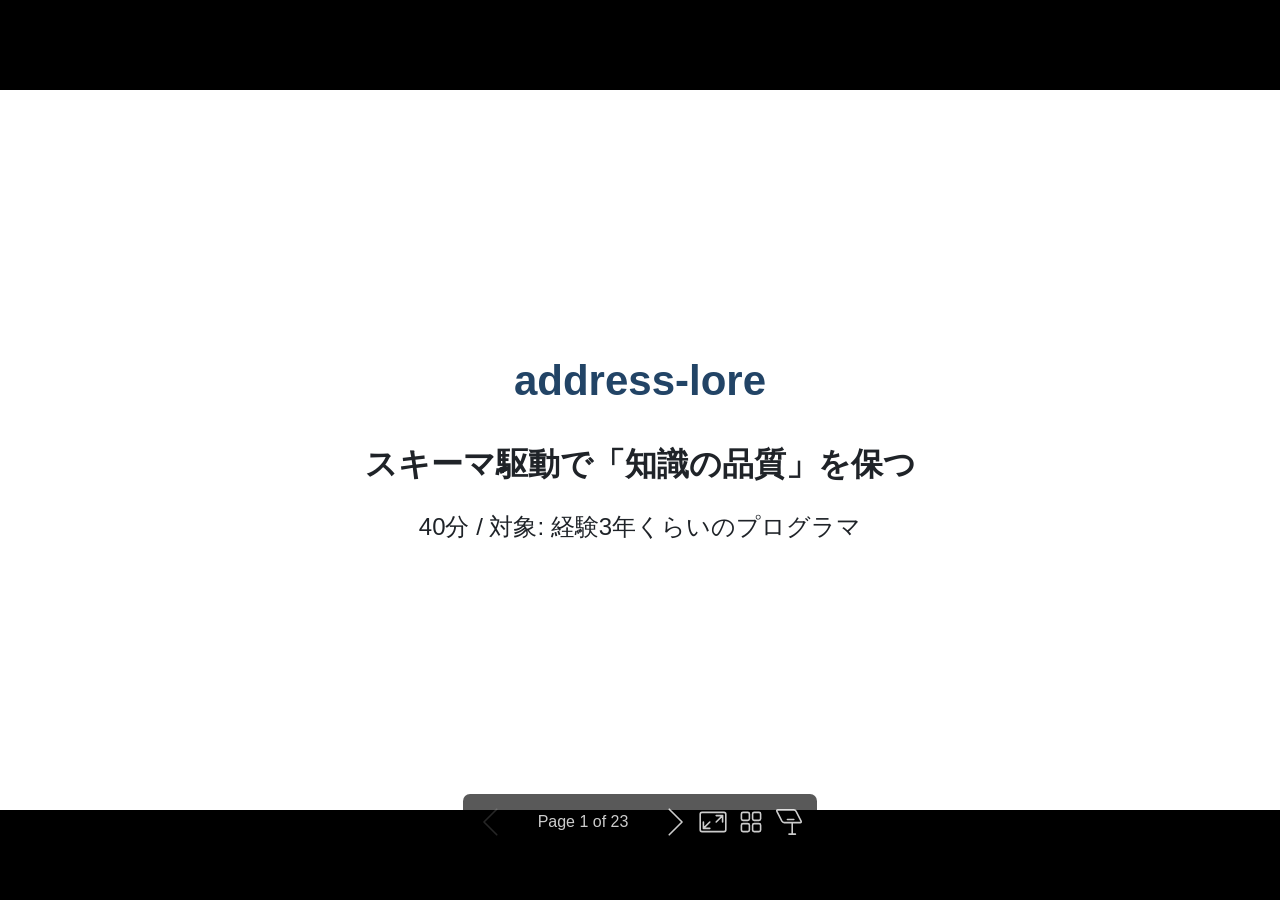
<file: docs/private/address-lore/address-lore-study-session.html>
<!DOCTYPE html><html lang="ja-JP"><head><title>address-lore</title><meta property="og:title" content="address-lore"><meta charset="UTF-8"><meta name="viewport" content="width=device-width,height=device-height,initial-scale=1.0"><meta name="apple-mobile-web-app-capable" content="yes"><meta http-equiv="X-UA-Compatible" content="ie=edge"><meta property="og:type" content="website"><meta name="twitter:card" content="summary"><style>@media screen{body[data-bespoke-view=""] .bespoke-marp-parent>.bespoke-marp-osc>button,body[data-bespoke-view=next] .bespoke-marp-parent>.bespoke-marp-osc>button,body[data-bespoke-view=overview] button.bespoke-marp-overview-close,body[data-bespoke-view=presenter] .bespoke-marp-presenter-container .bespoke-marp-presenter-info-container .bespoke-marp-presenter-info-page-area .bespoke-marp-presenter-info-page,body[data-bespoke-view=presenter] .bespoke-marp-presenter-container .bespoke-marp-presenter-info-container button,body[data-bespoke-view=presenter] .bespoke-marp-presenter-container .bespoke-marp-presenter-note-container button{appearance:none;background-color:initial;border:0;color:inherit;cursor:pointer;font-size:inherit;opacity:.8;outline:none;padding:0;transition:opacity .2s linear;-webkit-tap-highlight-color:transparent}body[data-bespoke-view=""] .bespoke-marp-parent>.bespoke-marp-osc>button:disabled,body[data-bespoke-view=next] .bespoke-marp-parent>.bespoke-marp-osc>button:disabled,body[data-bespoke-view=overview] button.bespoke-marp-overview-close:disabled,body[data-bespoke-view=presenter] .bespoke-marp-presenter-container .bespoke-marp-presenter-info-container .bespoke-marp-presenter-info-page-area .bespoke-marp-presenter-info-page:disabled,body[data-bespoke-view=presenter] .bespoke-marp-presenter-container .bespoke-marp-presenter-info-container button:disabled,body[data-bespoke-view=presenter] .bespoke-marp-presenter-container .bespoke-marp-presenter-note-container button:disabled{cursor:not-allowed;opacity:.15!important}body[data-bespoke-view=""] .bespoke-marp-parent>.bespoke-marp-osc>button:hover,body[data-bespoke-view=next] .bespoke-marp-parent>.bespoke-marp-osc>button:hover,body[data-bespoke-view=overview] button.bespoke-marp-overview-close:hover,body[data-bespoke-view=presenter] .bespoke-marp-presenter-container .bespoke-marp-presenter-info-container .bespoke-marp-presenter-info-page-area .bespoke-marp-presenter-info-page:hover,body[data-bespoke-view=presenter] .bespoke-marp-presenter-container .bespoke-marp-presenter-info-container button:hover,body[data-bespoke-view=presenter] .bespoke-marp-presenter-container .bespoke-marp-presenter-note-container button:hover{opacity:1}body[data-bespoke-view=""] .bespoke-marp-parent>.bespoke-marp-osc>button:hover:active,body[data-bespoke-view=next] .bespoke-marp-parent>.bespoke-marp-osc>button:hover:active,body[data-bespoke-view=overview] button.bespoke-marp-overview-close:hover:active,body[data-bespoke-view=presenter] .bespoke-marp-presenter-container .bespoke-marp-presenter-info-container .bespoke-marp-presenter-info-page-area .bespoke-marp-presenter-info-page:hover:active,body[data-bespoke-view=presenter] .bespoke-marp-presenter-container .bespoke-marp-presenter-info-container button:hover:active,body[data-bespoke-view=presenter] .bespoke-marp-presenter-container .bespoke-marp-presenter-note-container button:hover:active{opacity:.6}body[data-bespoke-view=""] .bespoke-marp-parent>.bespoke-marp-osc>button:hover:not(:disabled),body[data-bespoke-view=next] .bespoke-marp-parent>.bespoke-marp-osc>button:hover:not(:disabled),body[data-bespoke-view=overview] button.bespoke-marp-overview-close:hover:not(:disabled),body[data-bespoke-view=presenter] .bespoke-marp-presenter-container .bespoke-marp-presenter-info-container .bespoke-marp-presenter-info-page-area .bespoke-marp-presenter-info-page:hover:not(:disabled),body[data-bespoke-view=presenter] .bespoke-marp-presenter-container .bespoke-marp-presenter-info-container button:hover:not(:disabled),body[data-bespoke-view=presenter] .bespoke-marp-presenter-container .bespoke-marp-presenter-note-container button:hover:not(:disabled){transition:none}body[data-bespoke-view=""] .bespoke-marp-parent>.bespoke-marp-osc>button[data-bespoke-marp-osc=prev],body[data-bespoke-view=next] .bespoke-marp-parent>.bespoke-marp-osc>button[data-bespoke-marp-osc=prev],body[data-bespoke-view=presenter] .bespoke-marp-presenter-container .bespoke-marp-presenter-info-container button.bespoke-marp-presenter-info-page-prev{background:#0000 url("[data-uri]") no-repeat 50%;background-size:contain;overflow:hidden;text-indent:100%;white-space:nowrap}body[data-bespoke-view=""] .bespoke-marp-parent>.bespoke-marp-osc>button[data-bespoke-marp-osc=next],body[data-bespoke-view=next] .bespoke-marp-parent>.bespoke-marp-osc>button[data-bespoke-marp-osc=next],body[data-bespoke-view=presenter] .bespoke-marp-presenter-container .bespoke-marp-presenter-info-container button.bespoke-marp-presenter-info-page-next{background:#0000 url("[data-uri]") no-repeat 50%;background-size:contain;overflow:hidden;text-indent:100%;white-space:nowrap}:is(body[data-bespoke-view=""],body[data-bespoke-view=next]) .bespoke-marp-parent>.bespoke-marp-osc>button[data-bespoke-marp-osc=fullscreen]{background:#0000 url("[data-uri]") no-repeat 50%;background-size:contain;overflow:hidden;text-indent:100%;white-space:nowrap}:is(body[data-bespoke-view=""],body[data-bespoke-view=next]) .bespoke-marp-parent>.bespoke-marp-osc>button.exit[data-bespoke-marp-osc=fullscreen]{background-image:url("[data-uri]")}:is(body[data-bespoke-view=""],body[data-bespoke-view=next]) .bespoke-marp-parent>.bespoke-marp-osc>button[data-bespoke-marp-osc=presenter]{background:#0000 url("[data-uri]") no-repeat 50%;background-size:contain;overflow:hidden;text-indent:100%;white-space:nowrap}body[data-bespoke-view=overview] button.bespoke-marp-overview-close,body[data-bespoke-view=presenter] .bespoke-marp-presenter-container .bespoke-marp-presenter-note-container button.bespoke-marp-presenter-note-bigger{background:#0000 url("[data-uri]") no-repeat 50%;background-size:contain;overflow:hidden;text-indent:100%;white-space:nowrap}body[data-bespoke-view=presenter] .bespoke-marp-presenter-container .bespoke-marp-presenter-note-container button.bespoke-marp-presenter-note-smaller{background:#0000 url("[data-uri]") no-repeat 50%;background-size:contain;overflow:hidden;text-indent:100%;white-space:nowrap}:is(body[data-bespoke-view=""],body[data-bespoke-view=next]) .bespoke-marp-parent>.bespoke-marp-osc>button[data-bespoke-marp-osc=overview]{background:#0000 url("[data-uri]") no-repeat 50%;background-size:contain;overflow:hidden;text-indent:100%;white-space:nowrap}}@keyframes __bespoke_marp_transition_reduced_outgoing__{0%{opacity:1}to{opacity:0}}@keyframes __bespoke_marp_transition_reduced_incoming__{0%{mix-blend-mode:plus-lighter;opacity:0}to{mix-blend-mode:plus-lighter;opacity:1}}.bespoke-marp-note,.bespoke-marp-osc,.bespoke-progress-parent{display:none;transition:none}@media screen{::view-transition-group(*){animation-duration:var(--marp-bespoke-transition-animation-duration,.5s);animation-timing-function:ease}::view-transition-new(*),::view-transition-old(*){animation-delay:0s;animation-direction:var(--marp-bespoke-transition-animation-direction,normal);animation-duration:var(--marp-bespoke-transition-animation-duration,.5s);animation-fill-mode:both;animation-name:var(--marp-bespoke-transition-animation-name,var(--marp-bespoke-transition-animation-name-fallback,__bespoke_marp_transition_no_animation__));mix-blend-mode:normal}::view-transition-old(*){--marp-bespoke-transition-animation-name-fallback:__bespoke_marp_transition_reduced_outgoing__;animation-timing-function:ease}::view-transition-new(*){--marp-bespoke-transition-animation-name-fallback:__bespoke_marp_transition_reduced_incoming__;animation-timing-function:ease}::view-transition-new(root),::view-transition-old(root){animation-timing-function:linear}::view-transition-new(__bespoke_marp_transition_osc__),::view-transition-old(__bespoke_marp_transition_osc__){animation-duration:0s!important;animation-name:__bespoke_marp_transition_osc__!important}::view-transition-new(__bespoke_marp_transition_osc__){opacity:0!important}.bespoke-marp-transition-warming-up::view-transition-group(*),.bespoke-marp-transition-warming-up::view-transition-new(*),.bespoke-marp-transition-warming-up::view-transition-old(*){animation-play-state:paused!important}body,html{height:100%;margin:0}body{background:#000;overflow:hidden}svg.bespoke-marp-slide{content-visibility:hidden;interactivity:inert;opacity:0;pointer-events:none;z-index:-1}svg.bespoke-marp-slide:not(.bespoke-marp-active) *{view-transition-name:none!important}svg.bespoke-marp-slide.bespoke-marp-active{content-visibility:visible;interactivity:auto;opacity:1;pointer-events:auto;z-index:0}svg.bespoke-marp-slide.bespoke-marp-active.bespoke-marp-active-ready *{animation-name:__bespoke_marp__!important}@supports not (content-visibility:hidden){svg.bespoke-marp-slide[data-bespoke-marp-load=hideable]{display:none}svg.bespoke-marp-slide[data-bespoke-marp-load=hideable].bespoke-marp-active{display:block}}}@media screen and (prefers-reduced-motion:reduce){svg.bespoke-marp-slide *{view-transition-name:none!important}}@media screen{[data-bespoke-marp-fragment=inactive]{visibility:hidden}:is(body[data-bespoke-view=""],body[data-bespoke-view=next]) .bespoke-marp-parent{inset:0;position:absolute}:is(body[data-bespoke-view=""],body[data-bespoke-view=next]) .bespoke-marp-parent>.bespoke-marp-osc{background:#000000a6;border-radius:7px;bottom:50px;color:#fff;contain:paint;display:block;font-family:Helvetica,Arial,sans-serif;font-size:16px;left:50%;line-height:0;opacity:1;padding:12px;position:absolute;touch-action:manipulation;transform:translateX(-50%);transition:opacity .2s linear;-webkit-user-select:none;user-select:none;view-transition-name:__bespoke_marp_transition_osc__;white-space:nowrap;will-change:transform;z-index:1}:is(body[data-bespoke-view=""],body[data-bespoke-view=next]) .bespoke-marp-parent>.bespoke-marp-osc>:where(*){margin-left:6px}:is(body[data-bespoke-view=""],body[data-bespoke-view=next]) .bespoke-marp-parent>.bespoke-marp-osc>:where(*):where(:first-child){margin-left:0}:is(body[data-bespoke-view=""],body[data-bespoke-view=next]) .bespoke-marp-parent>.bespoke-marp-osc>span{opacity:.8}:is(body[data-bespoke-view=""],body[data-bespoke-view=next]) .bespoke-marp-parent>.bespoke-marp-osc>span[data-bespoke-marp-osc=page]{display:inline-block;min-width:140px;text-align:center}:is(body[data-bespoke-view=""],body[data-bespoke-view=next]) .bespoke-marp-parent>.bespoke-marp-osc>button[data-bespoke-marp-osc=fullscreen],:is(body[data-bespoke-view=""],body[data-bespoke-view=next]) .bespoke-marp-parent>.bespoke-marp-osc>button[data-bespoke-marp-osc=next],:is(body[data-bespoke-view=""],body[data-bespoke-view=next]) .bespoke-marp-parent>.bespoke-marp-osc>button[data-bespoke-marp-osc=overview],:is(body[data-bespoke-view=""],body[data-bespoke-view=next]) .bespoke-marp-parent>.bespoke-marp-osc>button[data-bespoke-marp-osc=presenter],:is(body[data-bespoke-view=""],body[data-bespoke-view=next]) .bespoke-marp-parent>.bespoke-marp-osc>button[data-bespoke-marp-osc=prev]{height:32px;line-height:32px;width:32px}:is(body[data-bespoke-view=""],body[data-bespoke-view=next]) .bespoke-marp-parent.bespoke-marp-inactive{cursor:none}:is(body[data-bespoke-view=""],body[data-bespoke-view=next]) .bespoke-marp-parent.bespoke-marp-inactive>.bespoke-marp-osc{opacity:0;pointer-events:none}:is(body[data-bespoke-view=""],body[data-bespoke-view=next]) svg.bespoke-marp-slide{height:100%;left:0;position:absolute;top:0;width:100%}body[data-bespoke-view=""] .bespoke-progress-parent{background:#222;display:flex;height:5px;width:100%}body[data-bespoke-view=""] .bespoke-progress-parent+:where(.bespoke-marp-parent){top:5px}body[data-bespoke-view=""] .bespoke-progress-parent .bespoke-progress-bar{background:#0288d1;flex:0 0 0;transition:flex-basis .2s cubic-bezier(0,1,1,1)}body[data-bespoke-view=next]{background:#0000}body[data-bespoke-view=presenter]{background:#161616}body[data-bespoke-view=presenter] .bespoke-marp-presenter-container{display:grid;font-family:Helvetica,Arial,sans-serif;grid-template:"current dragbar next" minmax(140px,1fr) "current dragbar note" 2fr "info    dragbar note" 3em;grid-template-columns:minmax(3px,var(--bespoke-marp-presenter-split-ratio,66%)) 0 minmax(3px,1fr);height:100%;left:0;position:absolute;top:0;width:100%}body[data-bespoke-view=presenter] .bespoke-marp-presenter-container :where(.bespoke-marp-parent){grid-area:current;overflow:hidden;position:relative}body[data-bespoke-view=presenter] .bespoke-marp-presenter-container :where(.bespoke-marp-parent) :where(svg.bespoke-marp-slide){height:calc(100% - 40px);left:20px;pointer-events:none;position:absolute;top:20px;-webkit-user-select:none;user-select:none;width:calc(100% - 40px)}body[data-bespoke-view=presenter] .bespoke-marp-presenter-container :where(.bespoke-marp-parent) :where(svg.bespoke-marp-slide).bespoke-marp-active{filter:drop-shadow(0 3px 10px rgba(0,0,0,.5))}body[data-bespoke-view=presenter] .bespoke-marp-presenter-container .bespoke-marp-presenter-dragbar-container{background:#0288d1;cursor:col-resize;grid-area:dragbar;margin-left:-3px;opacity:0;position:relative;transition:opacity .4s linear .1s;width:6px;z-index:10}body[data-bespoke-view=presenter] .bespoke-marp-presenter-container .bespoke-marp-presenter-dragbar-container:hover{opacity:1}body[data-bespoke-view=presenter] .bespoke-marp-presenter-container .bespoke-marp-presenter-dragbar-container.active{opacity:1;transition-delay:0s}body[data-bespoke-view=presenter] .bespoke-marp-presenter-container .bespoke-marp-presenter-next-container{background:#222;cursor:pointer;display:none;grid-area:next;overflow:hidden;position:relative}body[data-bespoke-view=presenter] .bespoke-marp-presenter-container .bespoke-marp-presenter-next-container.active{display:block}body[data-bespoke-view=presenter] .bespoke-marp-presenter-container .bespoke-marp-presenter-next-container iframe.bespoke-marp-presenter-next{background:#0000;border:0;display:block;filter:drop-shadow(0 3px 10px rgba(0,0,0,.5));height:calc(100% - 40px);left:20px;pointer-events:none;position:absolute;interactivity:inert;top:20px;-webkit-user-select:none;user-select:none;width:calc(100% - 40px)}body[data-bespoke-view=presenter] .bespoke-marp-presenter-container .bespoke-marp-presenter-note-container{background:#222;color:#eee;grid-area:note;position:relative;z-index:1}body[data-bespoke-view=presenter] .bespoke-marp-presenter-container .bespoke-marp-presenter-note-container button{height:1.5em;line-height:1.5em;width:1.5em}body[data-bespoke-view=presenter] .bespoke-marp-presenter-container .bespoke-marp-presenter-note-container .bespoke-marp-presenter-note-wrapper{display:block;inset:0;position:absolute}body[data-bespoke-view=presenter] .bespoke-marp-presenter-container .bespoke-marp-presenter-note-container .bespoke-marp-presenter-note-buttons{background:#000000a6;border-radius:4px;bottom:0;display:flex;gap:4px;margin:12px;opacity:0;padding:6px;pointer-events:none;position:absolute;right:0;transition:opacity .2s linear}body[data-bespoke-view=presenter] .bespoke-marp-presenter-container .bespoke-marp-presenter-note-container .bespoke-marp-presenter-note-buttons:focus-within,body[data-bespoke-view=presenter] .bespoke-marp-presenter-container .bespoke-marp-presenter-note-container .bespoke-marp-presenter-note-wrapper:focus-within+.bespoke-marp-presenter-note-buttons,body[data-bespoke-view=presenter] .bespoke-marp-presenter-container .bespoke-marp-presenter-note-container:hover .bespoke-marp-presenter-note-buttons{opacity:1;pointer-events:auto}body[data-bespoke-view=presenter] .bespoke-marp-presenter-container .bespoke-marp-presenter-note-container .bespoke-marp-note{box-sizing:border-box;font-size:calc(1.1em*var(--bespoke-marp-note-font-scale, 1));height:calc(100% - 40px);margin:20px;overflow:auto;padding-right:3px;white-space:pre-wrap;width:calc(100% - 40px);word-wrap:break-word;scrollbar-color:#eeeeee80 #0000;scrollbar-width:thin}body[data-bespoke-view=presenter] .bespoke-marp-presenter-container .bespoke-marp-presenter-note-container .bespoke-marp-note::-webkit-scrollbar{width:6px}body[data-bespoke-view=presenter] .bespoke-marp-presenter-container .bespoke-marp-presenter-note-container .bespoke-marp-note::-webkit-scrollbar-track{background:#0000}body[data-bespoke-view=presenter] .bespoke-marp-presenter-container .bespoke-marp-presenter-note-container .bespoke-marp-note::-webkit-scrollbar-thumb{background:#eeeeee80;border-radius:6px}body[data-bespoke-view=presenter] .bespoke-marp-presenter-container .bespoke-marp-presenter-note-container .bespoke-marp-note:empty{pointer-events:none}body[data-bespoke-view=presenter] .bespoke-marp-presenter-container .bespoke-marp-presenter-note-container .bespoke-marp-note.active{display:block}body[data-bespoke-view=presenter] .bespoke-marp-presenter-container .bespoke-marp-presenter-note-container .bespoke-marp-note p:first-child{margin-top:0}body[data-bespoke-view=presenter] .bespoke-marp-presenter-container .bespoke-marp-presenter-note-container .bespoke-marp-note p:last-child{margin-bottom:0}body[data-bespoke-view=presenter] .bespoke-marp-presenter-container .bespoke-marp-presenter-info-container{align-items:center;box-sizing:border-box;color:#eee;display:flex;flex-wrap:nowrap;grid-area:info;justify-content:center;overflow:hidden;padding:0 10px}body[data-bespoke-view=presenter] .bespoke-marp-presenter-container .bespoke-marp-presenter-info-container :is(.bespoke-marp-presenter-info-page-area,.bespoke-marp-presenter-info-time,.bespoke-marp-presenter-info-timer){box-sizing:border-box;display:block;padding:0 10px;white-space:nowrap;width:100%}body[data-bespoke-view=presenter] .bespoke-marp-presenter-container .bespoke-marp-presenter-info-container button{height:1.5em;line-height:1.5em;width:1.5em}body[data-bespoke-view=presenter] .bespoke-marp-presenter-container .bespoke-marp-presenter-info-container .bespoke-marp-presenter-info-page-area{order:2;text-align:center}body[data-bespoke-view=presenter] .bespoke-marp-presenter-container .bespoke-marp-presenter-info-container .bespoke-marp-presenter-info-page-area .bespoke-marp-presenter-info-page{display:inline-block;min-width:120px;text-align:center}body[data-bespoke-view=presenter] .bespoke-marp-presenter-container .bespoke-marp-presenter-info-container .bespoke-marp-presenter-info-time{color:#999;order:1;text-align:left}body[data-bespoke-view=presenter] .bespoke-marp-presenter-container .bespoke-marp-presenter-info-container .bespoke-marp-presenter-info-timer{color:#999;order:3;text-align:right}body[data-bespoke-view=presenter] .bespoke-marp-presenter-container .bespoke-marp-presenter-info-container .bespoke-marp-presenter-info-timer:hover{cursor:pointer}body[data-bespoke-view=overview]{background:#161616;overflow:auto}body[data-bespoke-view=overview] [data-bespoke-marp-fragment=inactive]{visibility:visible}body[data-bespoke-view=overview] .bespoke-marp-overview-header{backdrop-filter:blur(4px);background:#222222d9;box-shadow:0 3px 10px #00000080;box-sizing:border-box;display:flex;height:48px;inset:0 0 auto;justify-content:flex-end;padding:10px;position:fixed;z-index:1}body[data-bespoke-view=overview] button.bespoke-marp-overview-close{height:28px;line-height:28px;transform:rotate(45deg);width:28px}body[data-bespoke-view=overview] .bespoke-marp-parent{display:grid;gap:40px;grid-template-columns:repeat(auto-fit,minmax(0,240px));justify-content:space-around;padding:30px}body[data-bespoke-view=overview] .bespoke-marp-parent svg.bespoke-marp-slide{--bov-selected:#0000;--bov-focus:#161616;--bov-focus-outline:#0000;background-image:conic-gradient(#161616 0 0),conic-gradient(var(--bov-focus) 0 0),conic-gradient(var(--bov-focus-outline) 0 0),conic-gradient(var(--bov-selected) 0 0);background-position:5px 5px,3px 3px,2px 2px,0 0;background-repeat:no-repeat;background-size:calc(100% - 10px) calc(100% - 10px),calc(100% - 6px) calc(100% - 6px),calc(100% - 4px) calc(100% - 4px),100% 100%;content-visibility:visible;cursor:pointer;filter:drop-shadow(0 3px 10px rgba(0,0,0,.5));margin:-6px;padding:6px;interactivity:auto;opacity:1;outline:0;pointer-events:auto;scroll-margin-block:30px;width:100%;z-index:0}body[data-bespoke-view=overview] .bespoke-marp-parent svg.bespoke-marp-slide *,body[data-bespoke-view=overview] .bespoke-marp-parent svg.bespoke-marp-slide.bespoke-marp-active *{pointer-events:none;interactivity:inert}body[data-bespoke-view=overview] .bespoke-marp-parent :is(svg.bespoke-marp-slide:active,svg.bespoke-marp-slide:focus-visible,svg.bespoke-marp-slide:hover){--bov-focus-outline:#161616}body[data-bespoke-view=overview] .bespoke-marp-parent svg.bespoke-marp-slide:focus-visible,body[data-bespoke-view=overview] .bespoke-marp-parent svg.bespoke-marp-slide:hover{--bov-focus:#999}body[data-bespoke-view=overview] .bespoke-marp-parent svg.bespoke-marp-slide:active{--bov-focus:#eee}body[data-bespoke-view=overview] .bespoke-marp-parent svg.bespoke-marp-slide.bespoke-marp-active{--bov-selected:#0288d1}body[data-bespoke-view=overview]:has(.bespoke-marp-overview-header) .bespoke-marp-parent{padding-top:78px}body[data-bespoke-view=overview]:has(.bespoke-marp-overview-header) .bespoke-marp-parent svg.bespoke-marp-slide{scroll-margin-top:78px}.bespoke-marp-overview{background:#000000a6;inset:0;opacity:0;pointer-events:none;position:fixed;transition:opacity .1s ease;z-index:10}.bespoke-marp-overview iframe{background:#222;border:0;display:block;height:100%;left:0;position:absolute;top:0;width:100%}.bespoke-marp-overview[data-open="1"]{opacity:1;pointer-events:auto}}@media print{.bespoke-marp-overview,.bespoke-marp-presenter-info-container,.bespoke-marp-presenter-next-container,.bespoke-marp-presenter-note-container{display:none}}</style><style>div#\:\$p > svg > foreignObject > section{width:1280px;height:720px;box-sizing:border-box;overflow:hidden;position:relative;scroll-snap-align:center center;-webkit-text-size-adjust:100%;text-size-adjust:100%}div#\:\$p > svg > foreignObject > section::after{bottom:0;content:attr(data-marpit-pagination);padding:inherit;pointer-events:none;position:absolute;right:0}div#\:\$p > svg > foreignObject > section:not([data-marpit-pagination])::after{display:none}div#\:\$p > svg > foreignObject > section :where(:is(h1, marp-h1)){font-size:2em;margin-block:0.67em}div#\:\$p > svg > foreignObject > section section:where(:is(h1, marp-h1)){--marpit-root-font-size: 2em}div#\:\$p > svg > foreignObject > section video::-webkit-media-controls{will-change:transform}@page {size:1280px 720px;margin:0}@media print{html, body{background-color:#fff;margin:0;page-break-inside:avoid;break-inside:avoid-page}div#\:\$p > svg > foreignObject > section{page-break-before:always;break-before:page}div#\:\$p > svg > foreignObject > section, div#\:\$p > svg > foreignObject > section *{-webkit-print-color-adjust:exact!important;animation-delay:0s!important;animation-duration:0s!important;color-adjust:exact!important;print-color-adjust:exact!important;transition:none!important}div#\:\$p > svg[data-marpit-svg]{display:block;height:100vh;width:100vw}}div#\:\$p > svg > foreignObject > :where(section){container-type:size}div#\:\$p > svg > foreignObject > section img[data-marp-twemoji]{background:transparent;height:1em;margin:0 .05em 0 .1em;vertical-align:-.1em;width:1em}div#\:\$p > svg > foreignObject > section{--fgColor-danger:light-dark(#d1242f, #f85149);--bgColor-attention-muted:light-dark(#fff8c5, #bb800926);--bgColor-muted:light-dark(#f6f8fa, #151b23);--bgColor-neutral-muted:light-dark(#818b981f, #656c7633);--borderColor-accent-emphasis:light-dark(#0969da, #1f6feb);--borderColor-attention-emphasis:light-dark(#9a6700, #9e6a03);--borderColor-danger-emphasis:light-dark(#cf222e, #da3633);--borderColor-default:light-dark(#d1d9e0, #3d444d);--borderColor-done-emphasis:light-dark(#8250df, #8957e5);--borderColor-success-emphasis:light-dark(#1a7f37, #238636);--color-prettylights-syntax-brackethighlighter-angle:light-dark(#59636e, #9198a1);--color-prettylights-syntax-brackethighlighter-unmatched:light-dark(#82071e, #f85149);--color-prettylights-syntax-carriage-return-bg:light-dark(#cf222e, #b62324);--color-prettylights-syntax-carriage-return-text:light-dark(#f6f8fa, #f0f6fc);--color-prettylights-syntax-comment:light-dark(#59636e, #9198a1);--color-prettylights-syntax-constant:light-dark(#0550ae, #79c0ff);--color-prettylights-syntax-constant-other-reference-link:light-dark(#0a3069, #a5d6ff);--color-prettylights-syntax-entity:light-dark(#6639ba, #d2a8ff);--color-prettylights-syntax-entity-tag:light-dark(#0550ae, #7ee787);--color-prettylights-syntax-invalid-illegal-text:light-dark(var(--fgColor-danger), var(--fgColor-danger));--color-prettylights-syntax-keyword:light-dark(#cf222e, #ff7b72);--color-prettylights-syntax-markup-changed-bg:light-dark(#ffd8b5, #5a1e02);--color-prettylights-syntax-markup-changed-text:light-dark(#953800, #ffdfb6);--color-prettylights-syntax-markup-deleted-bg:light-dark(#ffebe9, #67060c);--color-prettylights-syntax-markup-deleted-text:light-dark(#82071e, #ffdcd7);--color-prettylights-syntax-markup-heading:light-dark(#0550ae, #1f6feb);--color-prettylights-syntax-markup-ignored-bg:light-dark(#0550ae, #1158c7);--color-prettylights-syntax-markup-ignored-text:light-dark(#d1d9e0, #f0f6fc);--color-prettylights-syntax-markup-inserted-bg:light-dark(#dafbe1, #033a16);--color-prettylights-syntax-markup-inserted-text:light-dark(#116329, #aff5b4);--color-prettylights-syntax-markup-list:light-dark(#3b2300, #f2cc60);--color-prettylights-syntax-meta-diff-range:light-dark(#8250df, #d2a8ff);--color-prettylights-syntax-string:light-dark(#0a3069, #a5d6ff);--color-prettylights-syntax-string-regexp:light-dark(#116329, #7ee787);--color-prettylights-syntax-sublimelinter-gutter-mark:light-dark(#818b98, #3d444d);--color-prettylights-syntax-variable:light-dark(#953800, #ffa657);--fgColor-accent:light-dark(#0969da, #4493f8);--fgColor-attention:light-dark(#9a6700, #d29922);--fgColor-done:light-dark(#8250df, #ab7df8);--fgColor-muted:light-dark(#59636e, #9198a1);--fgColor-success:light-dark(#1a7f37, #3fb950);--bgColor-default:light-dark(#fff, #0d1117);--borderColor-muted:light-dark(#d1d9e0b3, #3d444db3);--color-prettylights-syntax-invalid-illegal-bg:light-dark(var(--bgColor-danger-muted), var(--bgColor-danger-muted));--color-prettylights-syntax-markup-bold:light-dark(#1f2328, #f0f6fc);--color-prettylights-syntax-markup-italic:light-dark(#1f2328, #f0f6fc);--color-prettylights-syntax-storage-modifier-import:light-dark(#1f2328, #f0f6fc);--fgColor-default:light-dark(#1f2328, #f0f6fc);--focus-outlineColor:light-dark(var(--borderColor-accent-emphasis), var(--borderColor-accent-emphasis));--borderColor-neutral-muted:light-dark(var(--borderColor-muted), var(--borderColor-muted));--base-size-16:calc(var(--marpit-root-font-size, 1rem) * 1);--base-size-24:calc(var(--marpit-root-font-size, 1rem) * 1.5);--base-size-4:calc(var(--marpit-root-font-size, 1rem) * 0.25);--base-size-40:calc(var(--marpit-root-font-size, 1rem) * 2.5);--base-size-8:calc(var(--marpit-root-font-size, 1rem) * 0.5);--base-text-weight-medium:500;--base-text-weight-normal:400;--base-text-weight-semibold:600;--fontStack-monospace:ui-monospace, SFMono-Regular, SF Mono, Menlo, Consolas, Liberation Mono, monospace;--fontStack-sansSerif:-apple-system, BlinkMacSystemFont, "Segoe UI", "Noto Sans", Helvetica, Arial, sans-serif, "Apple Color Emoji", "Segoe UI Emoji";}/*!
 * Marp default theme.
 *
 * @theme default
 * @author Yuki Hattori
 *
 * @auto-scaling true
 * @size 16:9 1280px 720px
 * @size 4:3 960px 720px
 */div#\:\$p > svg > foreignObject > section [data-theme=light],div#\:\$p > svg > foreignObject > section{color-scheme:light}div#\:\$p > svg > foreignObject > section [data-theme=dark],div#\:\$p > svg > foreignObject > section:where(.invert){color-scheme:dark}div#\:\$p > svg > foreignObject > section{-ms-text-size-adjust:100%;-webkit-text-size-adjust:100%;margin:0;font-weight:var(--base-text-weight-normal, 400);color:var(--fgColor-default);background-color:var(--bgColor-default);font-family:var(--fontStack-sansSerif, -apple-system, BlinkMacSystemFont, "Segoe UI", "Noto Sans", Helvetica, Arial, sans-serif, "Apple Color Emoji", "Segoe UI Emoji");font-size:16px;line-height:1.5;word-wrap:break-word}div#\:\$p > svg > foreignObject > section{--marpit-root-font-size:16px}div#\:\$p > svg > foreignObject > section a{text-decoration:underline;text-underline-offset:calc(var(--marpit-root-font-size, 1rem) * .2)}div#\:\$p > svg > foreignObject > section :is(h1, marp-h1):hover .anchor .octicon-link:before,div#\:\$p > svg > foreignObject > section :is(h2, marp-h2):hover .anchor .octicon-link:before,div#\:\$p > svg > foreignObject > section :is(h3, marp-h3):hover .anchor .octicon-link:before,div#\:\$p > svg > foreignObject > section :is(h4, marp-h4):hover .anchor .octicon-link:before,div#\:\$p > svg > foreignObject > section :is(h5, marp-h5):hover .anchor .octicon-link:before,div#\:\$p > svg > foreignObject > section :is(h6, marp-h6):hover .anchor .octicon-link:before{width:16px;height:16px;content:" ";display:inline-block;background-color:currentColor;-webkit-mask-image:url('data:image/svg+xml;charset=utf-8,<svg xmlns="http://www.w3.org/2000/svg" aria-hidden="true" viewBox="0 0 16 16"><path fill-rule="evenodd" d="M7.775 3.275a.75.75 0 0 0 1.06 1.06l1.25-1.25a2 2 0 1 1 2.83 2.83l-2.5 2.5a2 2 0 0 1-2.83 0 .75.75 0 0 0-1.06 1.06 3.5 3.5 0 0 0 4.95 0l2.5-2.5a3.5 3.5 0 0 0-4.95-4.95zm-4.69 9.64a2 2 0 0 1 0-2.83l2.5-2.5a2 2 0 0 1 2.83 0 .75.75 0 0 0 1.06-1.06 3.5 3.5 0 0 0-4.95 0l-2.5 2.5a3.5 3.5 0 0 0 4.95 4.95l1.25-1.25a.75.75 0 0 0-1.06-1.06l-1.25 1.25a2 2 0 0 1-2.83 0"/></svg>');mask-image:url('data:image/svg+xml;charset=utf-8,<svg xmlns="http://www.w3.org/2000/svg" aria-hidden="true" viewBox="0 0 16 16"><path fill-rule="evenodd" d="M7.775 3.275a.75.75 0 0 0 1.06 1.06l1.25-1.25a2 2 0 1 1 2.83 2.83l-2.5 2.5a2 2 0 0 1-2.83 0 .75.75 0 0 0-1.06 1.06 3.5 3.5 0 0 0 4.95 0l2.5-2.5a3.5 3.5 0 0 0-4.95-4.95zm-4.69 9.64a2 2 0 0 1 0-2.83l2.5-2.5a2 2 0 0 1 2.83 0 .75.75 0 0 0 1.06-1.06 3.5 3.5 0 0 0-4.95 0l-2.5 2.5a3.5 3.5 0 0 0 4.95 4.95l1.25-1.25a.75.75 0 0 0-1.06-1.06l-1.25 1.25a2 2 0 0 1-2.83 0"/></svg>')}div#\:\$p > svg > foreignObject > section details,div#\:\$p > svg > foreignObject > section figcaption,div#\:\$p > svg > foreignObject > section figure{display:block}div#\:\$p > svg > foreignObject > section summary{display:list-item}div#\:\$p > svg > foreignObject > section [hidden]{display:none!important}div#\:\$p > svg > foreignObject > section a{background-color:transparent;color:var(--fgColor-accent);text-decoration:none}div#\:\$p > svg > foreignObject > section abbr[title]{border-bottom:none;-webkit-text-decoration:underline dotted;text-decoration:underline dotted}div#\:\$p > svg > foreignObject > section b,div#\:\$p > svg > foreignObject > section strong{font-weight:var(--base-text-weight-semibold, 600)}div#\:\$p > svg > foreignObject > section dfn{font-style:italic}div#\:\$p > svg > foreignObject > section :is(h1, marp-h1){margin:.67em 0;font-weight:var(--base-text-weight-semibold, 600);padding-bottom:.3em;font-size:2em;border-bottom:1px solid var(--borderColor-muted)}div#\:\$p > svg > foreignObject > section mark{background-color:var(--bgColor-attention-muted);color:var(--fgColor-default)}div#\:\$p > svg > foreignObject > section small{font-size:90%}div#\:\$p > svg > foreignObject > section sub,div#\:\$p > svg > foreignObject > section sup{font-size:75%;line-height:0;position:relative;vertical-align:baseline}div#\:\$p > svg > foreignObject > section sub{bottom:-.25em}div#\:\$p > svg > foreignObject > section sup{top:-.5em}div#\:\$p > svg > foreignObject > section img{border-style:none;max-width:100%;box-sizing:content-box}div#\:\$p > svg > foreignObject > section code,div#\:\$p > svg > foreignObject > section kbd,div#\:\$p > svg > foreignObject > section :is(pre, marp-pre),div#\:\$p > svg > foreignObject > section samp{font-family:monospace;font-size:1em}div#\:\$p > svg > foreignObject > section figure{margin:1em var(--base-size-40)}div#\:\$p > svg > foreignObject > section hr{box-sizing:content-box;overflow:hidden;background:transparent;height:.25em;padding:0;margin:var(--base-size-24) 0;background-color:var(--borderColor-default);border:0}div#\:\$p > svg > foreignObject > section input{font:inherit;margin:0;overflow:visible;font-family:inherit;font-size:inherit;line-height:inherit}div#\:\$p > svg > foreignObject > section [type=button],div#\:\$p > svg > foreignObject > section [type=reset],div#\:\$p > svg > foreignObject > section [type=submit]{-webkit-appearance:button;-moz-appearance:button;appearance:button}div#\:\$p > svg > foreignObject > section [type=checkbox],div#\:\$p > svg > foreignObject > section [type=radio]{box-sizing:border-box;padding:0}div#\:\$p > svg > foreignObject > section [type=number]::-webkit-inner-spin-button,div#\:\$p > svg > foreignObject > section [type=number]::-webkit-outer-spin-button{height:auto}div#\:\$p > svg > foreignObject > section [type=search]::-webkit-search-cancel-button,div#\:\$p > svg > foreignObject > section [type=search]::-webkit-search-decoration{-webkit-appearance:none;appearance:none}div#\:\$p > svg > foreignObject > section ::-webkit-input-placeholder{color:inherit;opacity:.54}div#\:\$p > svg > foreignObject > section ::-webkit-file-upload-button{-webkit-appearance:button;appearance:button;font:inherit}div#\:\$p > svg > foreignObject > section a:hover{text-decoration:underline}div#\:\$p > svg > foreignObject > section ::-moz-placeholder{color:var(--fgColor-muted);opacity:1}div#\:\$p > svg > foreignObject > section ::placeholder{color:var(--fgColor-muted);opacity:1}div#\:\$p > svg > foreignObject > section hr:after,div#\:\$p > svg > foreignObject > section hr:before{display:table;content:""}div#\:\$p > svg > foreignObject > section hr:after{clear:both}div#\:\$p > svg > foreignObject > section table{border-spacing:0;border-collapse:collapse;display:block;width:-moz-max-content;width:max-content;max-width:100%;overflow:auto;font-variant:tabular-nums}div#\:\$p > svg > foreignObject > section td,div#\:\$p > svg > foreignObject > section th{padding:0}div#\:\$p > svg > foreignObject > section details summary{cursor:pointer}div#\:\$p > svg > foreignObject > section [role=button]:focus,div#\:\$p > svg > foreignObject > section a:focus,div#\:\$p > svg > foreignObject > section input[type=checkbox]:focus,div#\:\$p > svg > foreignObject > section input[type=radio]:focus{outline:2px solid var(--focus-outlineColor);outline-offset:-2px;box-shadow:none}div#\:\$p > svg > foreignObject > section [role=button]:focus:not(:focus-visible),div#\:\$p > svg > foreignObject > section a:focus:not(:focus-visible),div#\:\$p > svg > foreignObject > section input[type=checkbox]:focus:not(:focus-visible),div#\:\$p > svg > foreignObject > section input[type=radio]:focus:not(:focus-visible){outline:1px solid transparent}div#\:\$p > svg > foreignObject > section [role=button]:focus-visible,div#\:\$p > svg > foreignObject > section a:focus-visible,div#\:\$p > svg > foreignObject > section input[type=checkbox]:focus-visible,div#\:\$p > svg > foreignObject > section input[type=radio]:focus-visible{outline:2px solid var(--focus-outlineColor);outline-offset:-2px;box-shadow:none}div#\:\$p > svg > foreignObject > section a:not([class]):focus,div#\:\$p > svg > foreignObject > section a:not([class]):focus-visible,div#\:\$p > svg > foreignObject > section input[type=checkbox]:focus,div#\:\$p > svg > foreignObject > section input[type=checkbox]:focus-visible,div#\:\$p > svg > foreignObject > section input[type=radio]:focus,div#\:\$p > svg > foreignObject > section input[type=radio]:focus-visible{outline-offset:0}div#\:\$p > svg > foreignObject > section kbd{display:inline-block;padding:var(--base-size-4);font:11px var(--fontStack-monospace, ui-monospace, SFMono-Regular, SF Mono, Menlo, Consolas, Liberation Mono, monospace);line-height:10px;color:var(--fgColor-default);vertical-align:middle;background-color:var(--bgColor-muted);border-bottom-color:var(--borderColor-neutral-muted);border:1px solid var(--borderColor-neutral-muted);border-radius:6px;box-shadow:inset 0 -1px 0 var(--borderColor-neutral-muted)}div#\:\$p > svg > foreignObject > section :is(h1, marp-h1),div#\:\$p > svg > foreignObject > section :is(h2, marp-h2),div#\:\$p > svg > foreignObject > section :is(h3, marp-h3),div#\:\$p > svg > foreignObject > section :is(h4, marp-h4),div#\:\$p > svg > foreignObject > section :is(h5, marp-h5),div#\:\$p > svg > foreignObject > section :is(h6, marp-h6){margin-top:var(--base-size-24);margin-bottom:var(--base-size-16);font-weight:var(--base-text-weight-semibold, 600);line-height:1.25}div#\:\$p > svg > foreignObject > section :is(h2, marp-h2){padding-bottom:.3em;font-size:1.5em;border-bottom:1px solid var(--borderColor-muted)}div#\:\$p > svg > foreignObject > section :is(h2, marp-h2),div#\:\$p > svg > foreignObject > section :is(h3, marp-h3){font-weight:var(--base-text-weight-semibold, 600)}div#\:\$p > svg > foreignObject > section :is(h3, marp-h3){font-size:1.25em}div#\:\$p > svg > foreignObject > section :is(h4, marp-h4){font-size:1em}div#\:\$p > svg > foreignObject > section :is(h4, marp-h4),div#\:\$p > svg > foreignObject > section :is(h5, marp-h5){font-weight:var(--base-text-weight-semibold, 600)}div#\:\$p > svg > foreignObject > section :is(h5, marp-h5){font-size:.875em}div#\:\$p > svg > foreignObject > section :is(h6, marp-h6){font-weight:var(--base-text-weight-semibold, 600);font-size:.85em;color:var(--fgColor-muted)}div#\:\$p > svg > foreignObject > section p{margin-top:0;margin-bottom:10px}div#\:\$p > svg > foreignObject > section blockquote{margin:0;padding:0 1em;color:var(--fgColor-muted);border-left:.25em solid var(--borderColor-default)}div#\:\$p > svg > foreignObject > section ol,div#\:\$p > svg > foreignObject > section ul{margin-top:0;margin-bottom:0;padding-left:2em}div#\:\$p > svg > foreignObject > section ol ol,div#\:\$p > svg > foreignObject > section ul ol{list-style-type:lower-roman}div#\:\$p > svg > foreignObject > section ol ol ol,div#\:\$p > svg > foreignObject > section ol ul ol,div#\:\$p > svg > foreignObject > section ul ol ol,div#\:\$p > svg > foreignObject > section ul ul ol{list-style-type:lower-alpha}div#\:\$p > svg > foreignObject > section dd{margin-left:0}div#\:\$p > svg > foreignObject > section code,div#\:\$p > svg > foreignObject > section :is(pre, marp-pre),div#\:\$p > svg > foreignObject > section samp,div#\:\$p > svg > foreignObject > section tt{font-family:var(--fontStack-monospace, ui-monospace, SFMono-Regular, SF Mono, Menlo, Consolas, Liberation Mono, monospace);font-size:12px}div#\:\$p > svg > foreignObject > section :is(pre, marp-pre){margin-top:0;margin-bottom:0;word-wrap:normal}div#\:\$p > svg > foreignObject > section .octicon{display:inline-block;overflow:visible!important;vertical-align:text-bottom;fill:currentColor}div#\:\$p > svg > foreignObject > section input::-webkit-inner-spin-button,div#\:\$p > svg > foreignObject > section input::-webkit-outer-spin-button{margin:0;-webkit-appearance:none;appearance:none}div#\:\$p > svg > foreignObject > section .mr-2{margin-right:var(--base-size-8, 8px)!important}div#\:\$p > svg > foreignObject > section:after,div#\:\$p > svg > foreignObject > section:before{display:table}div#\:\$p > svg > foreignObject > section:after{clear:both}div#\:\$p > svg > foreignObject > section>:first-child{margin-top:0!important}div#\:\$p > svg > foreignObject > section>:last-child{margin-bottom:0!important}div#\:\$p > svg > foreignObject > section a:not([href]){color:inherit;text-decoration:none}div#\:\$p > svg > foreignObject > section .absent{color:var(--fgColor-danger)}div#\:\$p > svg > foreignObject > section .anchor{float:left;padding-right:var(--base-size-4);margin-left:-20px;line-height:1}div#\:\$p > svg > foreignObject > section .anchor:focus{outline:none}div#\:\$p > svg > foreignObject > section blockquote,div#\:\$p > svg > foreignObject > section details,div#\:\$p > svg > foreignObject > section dl,div#\:\$p > svg > foreignObject > section ol,div#\:\$p > svg > foreignObject > section p,div#\:\$p > svg > foreignObject > section :is(pre, marp-pre),div#\:\$p > svg > foreignObject > section table,div#\:\$p > svg > foreignObject > section ul{margin-top:0;margin-bottom:var(--base-size-16)}div#\:\$p > svg > foreignObject > section blockquote>:first-child{margin-top:0}div#\:\$p > svg > foreignObject > section blockquote>:last-child{margin-bottom:0}div#\:\$p > svg > foreignObject > section :is(h1, marp-h1) .octicon-link,div#\:\$p > svg > foreignObject > section :is(h2, marp-h2) .octicon-link,div#\:\$p > svg > foreignObject > section :is(h3, marp-h3) .octicon-link,div#\:\$p > svg > foreignObject > section :is(h4, marp-h4) .octicon-link,div#\:\$p > svg > foreignObject > section :is(h5, marp-h5) .octicon-link,div#\:\$p > svg > foreignObject > section :is(h6, marp-h6) .octicon-link{color:var(--fgColor-default);vertical-align:middle;visibility:hidden}div#\:\$p > svg > foreignObject > section :is(h1, marp-h1):hover .anchor,div#\:\$p > svg > foreignObject > section :is(h2, marp-h2):hover .anchor,div#\:\$p > svg > foreignObject > section :is(h3, marp-h3):hover .anchor,div#\:\$p > svg > foreignObject > section :is(h4, marp-h4):hover .anchor,div#\:\$p > svg > foreignObject > section :is(h5, marp-h5):hover .anchor,div#\:\$p > svg > foreignObject > section :is(h6, marp-h6):hover .anchor{text-decoration:none}div#\:\$p > svg > foreignObject > section :is(h1, marp-h1):hover .anchor .octicon-link,div#\:\$p > svg > foreignObject > section :is(h2, marp-h2):hover .anchor .octicon-link,div#\:\$p > svg > foreignObject > section :is(h3, marp-h3):hover .anchor .octicon-link,div#\:\$p > svg > foreignObject > section :is(h4, marp-h4):hover .anchor .octicon-link,div#\:\$p > svg > foreignObject > section :is(h5, marp-h5):hover .anchor .octicon-link,div#\:\$p > svg > foreignObject > section :is(h6, marp-h6):hover .anchor .octicon-link{visibility:visible}div#\:\$p > svg > foreignObject > section :is(h1, marp-h1) code,div#\:\$p > svg > foreignObject > section :is(h1, marp-h1) tt,div#\:\$p > svg > foreignObject > section :is(h2, marp-h2) code,div#\:\$p > svg > foreignObject > section :is(h2, marp-h2) tt,div#\:\$p > svg > foreignObject > section :is(h3, marp-h3) code,div#\:\$p > svg > foreignObject > section :is(h3, marp-h3) tt,div#\:\$p > svg > foreignObject > section :is(h4, marp-h4) code,div#\:\$p > svg > foreignObject > section :is(h4, marp-h4) tt,div#\:\$p > svg > foreignObject > section :is(h5, marp-h5) code,div#\:\$p > svg > foreignObject > section :is(h5, marp-h5) tt,div#\:\$p > svg > foreignObject > section :is(h6, marp-h6) code,div#\:\$p > svg > foreignObject > section :is(h6, marp-h6) tt{padding:0 .2em;font-size:inherit}div#\:\$p > svg > foreignObject > section summary :is(h1, marp-h1),div#\:\$p > svg > foreignObject > section summary :is(h2, marp-h2),div#\:\$p > svg > foreignObject > section summary :is(h3, marp-h3),div#\:\$p > svg > foreignObject > section summary :is(h4, marp-h4),div#\:\$p > svg > foreignObject > section summary :is(h5, marp-h5),div#\:\$p > svg > foreignObject > section summary :is(h6, marp-h6){display:inline-block}div#\:\$p > svg > foreignObject > section summary :is(h1, marp-h1) .anchor,div#\:\$p > svg > foreignObject > section summary :is(h2, marp-h2) .anchor,div#\:\$p > svg > foreignObject > section summary :is(h3, marp-h3) .anchor,div#\:\$p > svg > foreignObject > section summary :is(h4, marp-h4) .anchor,div#\:\$p > svg > foreignObject > section summary :is(h5, marp-h5) .anchor,div#\:\$p > svg > foreignObject > section summary :is(h6, marp-h6) .anchor{margin-left:-40px}div#\:\$p > svg > foreignObject > section summary :is(h1, marp-h1),div#\:\$p > svg > foreignObject > section summary :is(h2, marp-h2){padding-bottom:0;border-bottom:0}div#\:\$p > svg > foreignObject > section ol.no-list,div#\:\$p > svg > foreignObject > section ul.no-list{padding:0;list-style-type:none}div#\:\$p > svg > foreignObject > section ol[type="a s"]{list-style-type:lower-alpha}div#\:\$p > svg > foreignObject > section ol[type="A s"]{list-style-type:upper-alpha}div#\:\$p > svg > foreignObject > section ol[type="i s"]{list-style-type:lower-roman}div#\:\$p > svg > foreignObject > section ol[type="I s"]{list-style-type:upper-roman}div#\:\$p > svg > foreignObject > section div>ol:not([type]),div#\:\$p > svg > foreignObject > section ol[type="1"]{list-style-type:decimal}div#\:\$p > svg > foreignObject > section ol ol,div#\:\$p > svg > foreignObject > section ol ul,div#\:\$p > svg > foreignObject > section ul ol,div#\:\$p > svg > foreignObject > section ul ul{margin-top:0;margin-bottom:0}div#\:\$p > svg > foreignObject > section li>p{margin-top:var(--base-size-16)}div#\:\$p > svg > foreignObject > section li+li{margin-top:.25em}div#\:\$p > svg > foreignObject > section dl{padding:0}div#\:\$p > svg > foreignObject > section dl dt{padding:0;margin-top:var(--base-size-16);font-size:1em;font-style:italic;font-weight:var(--base-text-weight-semibold, 600)}div#\:\$p > svg > foreignObject > section dl dd{padding:0 var(--base-size-16);margin-bottom:var(--base-size-16)}div#\:\$p > svg > foreignObject > section table th{font-weight:var(--base-text-weight-semibold, 600)}div#\:\$p > svg > foreignObject > section table td,div#\:\$p > svg > foreignObject > section table th{padding:6px 13px;border:1px solid var(--borderColor-default)}div#\:\$p > svg > foreignObject > section table td>:last-child{margin-bottom:0}div#\:\$p > svg > foreignObject > section table tr{background-color:var(--bgColor-default);border-top:1px solid var(--borderColor-muted)}div#\:\$p > svg > foreignObject > section table tr:nth-child(2n){background-color:var(--bgColor-muted)}div#\:\$p > svg > foreignObject > section table img{background-color:transparent}div#\:\$p > svg > foreignObject > section img[align=right]{padding-left:20px}div#\:\$p > svg > foreignObject > section img[align=left]{padding-right:20px}div#\:\$p > svg > foreignObject > section .emoji{max-width:none;vertical-align:text-top;background-color:transparent}div#\:\$p > svg > foreignObject > section :is(span, marp-span).frame,div#\:\$p > svg > foreignObject > section :is(span, marp-span).frame>:is(span, marp-span){display:block;overflow:hidden}div#\:\$p > svg > foreignObject > section :is(span, marp-span).frame>:is(span, marp-span){float:left;width:auto;padding:7px;margin:13px 0 0;border:1px solid var(--borderColor-default)}div#\:\$p > svg > foreignObject > section :is(span, marp-span).frame :is(span, marp-span) img{display:block;float:left}div#\:\$p > svg > foreignObject > section :is(span, marp-span).frame :is(span, marp-span) :is(span, marp-span){display:block;padding:5px 0 0;clear:both;color:var(--fgColor-default)}div#\:\$p > svg > foreignObject > section :is(span, marp-span).align-center{display:block;overflow:hidden;clear:both}div#\:\$p > svg > foreignObject > section :is(span, marp-span).align-center>:is(span, marp-span){display:block;margin:13px auto 0;overflow:hidden;text-align:center}div#\:\$p > svg > foreignObject > section :is(span, marp-span).align-center :is(span, marp-span) img{margin:0 auto;text-align:center}div#\:\$p > svg > foreignObject > section :is(span, marp-span).align-right{display:block;overflow:hidden;clear:both}div#\:\$p > svg > foreignObject > section :is(span, marp-span).align-right>:is(span, marp-span){display:block;margin:13px 0 0;overflow:hidden;text-align:right}div#\:\$p > svg > foreignObject > section :is(span, marp-span).align-right :is(span, marp-span) img{margin:0;text-align:right}div#\:\$p > svg > foreignObject > section :is(span, marp-span).float-left{display:block;float:left;margin-right:13px;overflow:hidden}div#\:\$p > svg > foreignObject > section :is(span, marp-span).float-left :is(span, marp-span){margin:13px 0 0}div#\:\$p > svg > foreignObject > section :is(span, marp-span).float-right{display:block;float:right;margin-left:13px;overflow:hidden}div#\:\$p > svg > foreignObject > section :is(span, marp-span).float-right>:is(span, marp-span){display:block;margin:13px auto 0;overflow:hidden;text-align:right}div#\:\$p > svg > foreignObject > section code,div#\:\$p > svg > foreignObject > section tt{padding:.2em .4em;margin:0;font-size:85%;white-space:break-spaces;background-color:var(--bgColor-neutral-muted);border-radius:6px}div#\:\$p > svg > foreignObject > section code br,div#\:\$p > svg > foreignObject > section tt br{display:none}div#\:\$p > svg > foreignObject > section del code{text-decoration:inherit}div#\:\$p > svg > foreignObject > section samp{font-size:85%}div#\:\$p > svg > foreignObject > section :is(pre, marp-pre) code{font-size:100%}div#\:\$p > svg > foreignObject > section :is(pre, marp-pre)>code{padding:0;margin:0;word-break:normal;white-space:pre;background:transparent;border:0}div#\:\$p > svg > foreignObject > section .highlight{margin-bottom:var(--base-size-16)}div#\:\$p > svg > foreignObject > section .highlight :is(pre, marp-pre){margin-bottom:0;word-break:normal}div#\:\$p > svg > foreignObject > section :is(pre, marp-pre){padding:var(--base-size-16);overflow:auto;font-size:85%;line-height:1.45;color:var(--fgColor-default);background-color:var(--bgColor-muted);border-radius:6px}div#\:\$p > svg > foreignObject > section :is(pre, marp-pre) code,div#\:\$p > svg > foreignObject > section :is(pre, marp-pre) tt{display:inline;padding:0;margin:0;overflow:visible;line-height:inherit;word-wrap:normal;background-color:transparent;border:0}div#\:\$p > svg > foreignObject > section .csv-data td,div#\:\$p > svg > foreignObject > section .csv-data th{padding:5px;overflow:hidden;font-size:12px;line-height:1;text-align:left;white-space:nowrap}div#\:\$p > svg > foreignObject > section .csv-data .blob-num{padding:10px var(--base-size-8) 9px;text-align:right;background:var(--bgColor-default);border:0}div#\:\$p > svg > foreignObject > section .csv-data tr{border-top:0}div#\:\$p > svg > foreignObject > section .csv-data th{font-weight:var(--base-text-weight-semibold, 600);background:var(--bgColor-muted);border-top:0}div#\:\$p > svg > foreignObject > section [data-footnote-ref]:before{content:"["}div#\:\$p > svg > foreignObject > section [data-footnote-ref]:after{content:"]"}div#\:\$p > svg > foreignObject > section .footnotes{font-size:12px;color:var(--fgColor-muted);border-top:1px solid var(--borderColor-default)}div#\:\$p > svg > foreignObject > section div#\:\$p > svg > foreignObject > section section.footnotes{--marpit-root-font-size:12px}div#\:\$p > svg > foreignObject > section .footnotes ol,div#\:\$p > svg > foreignObject > section .footnotes ol ul{padding-left:var(--base-size-16)}div#\:\$p > svg > foreignObject > section .footnotes ol ul{display:inline-block;margin-top:var(--base-size-16)}div#\:\$p > svg > foreignObject > section .footnotes li{position:relative}div#\:\$p > svg > foreignObject > section .footnotes li:target:before{position:absolute;top:calc(var(--base-size-8)*-1);right:calc(var(--base-size-8)*-1);bottom:calc(var(--base-size-8)*-1);left:calc(var(--base-size-24)*-1);pointer-events:none;content:"";border:2px solid var(--borderColor-accent-emphasis);border-radius:6px}div#\:\$p > svg > foreignObject > section .footnotes li:target{color:var(--fgColor-default)}div#\:\$p > svg > foreignObject > section .footnotes .data-footnote-backref g-emoji{font-family:monospace}div#\:\$p > svg > foreignObject > section .pl-c{color:var(--color-prettylights-syntax-comment)}div#\:\$p > svg > foreignObject > section .pl-c1,div#\:\$p > svg > foreignObject > section .pl-s .pl-v{color:var(--color-prettylights-syntax-constant)}div#\:\$p > svg > foreignObject > section .pl-e,div#\:\$p > svg > foreignObject > section .pl-en{color:var(--color-prettylights-syntax-entity)}div#\:\$p > svg > foreignObject > section .pl-s .pl-s1,div#\:\$p > svg > foreignObject > section .pl-smi{color:var(--color-prettylights-syntax-storage-modifier-import)}div#\:\$p > svg > foreignObject > section .pl-ent{color:var(--color-prettylights-syntax-entity-tag)}div#\:\$p > svg > foreignObject > section .pl-k{color:var(--color-prettylights-syntax-keyword)}div#\:\$p > svg > foreignObject > section .pl-pds,div#\:\$p > svg > foreignObject > section .pl-s,div#\:\$p > svg > foreignObject > section .pl-s .pl-pse .pl-s1,div#\:\$p > svg > foreignObject > section .pl-sr,div#\:\$p > svg > foreignObject > section .pl-sr .pl-cce,div#\:\$p > svg > foreignObject > section .pl-sr .pl-sra,div#\:\$p > svg > foreignObject > section .pl-sr .pl-sre{color:var(--color-prettylights-syntax-string)}div#\:\$p > svg > foreignObject > section .pl-smw,div#\:\$p > svg > foreignObject > section .pl-v{color:var(--color-prettylights-syntax-variable)}div#\:\$p > svg > foreignObject > section .pl-bu{color:var(--color-prettylights-syntax-brackethighlighter-unmatched)}div#\:\$p > svg > foreignObject > section .pl-ii{color:var(--color-prettylights-syntax-invalid-illegal-text);background-color:var(--color-prettylights-syntax-invalid-illegal-bg)}div#\:\$p > svg > foreignObject > section .pl-c2{color:var(--color-prettylights-syntax-carriage-return-text);background-color:var(--color-prettylights-syntax-carriage-return-bg)}div#\:\$p > svg > foreignObject > section .pl-sr .pl-cce{font-weight:700;color:var(--color-prettylights-syntax-string-regexp)}div#\:\$p > svg > foreignObject > section .pl-ml{color:var(--color-prettylights-syntax-markup-list)}div#\:\$p > svg > foreignObject > section .pl-mh,div#\:\$p > svg > foreignObject > section .pl-mh .pl-en,div#\:\$p > svg > foreignObject > section .pl-ms{font-weight:700;color:var(--color-prettylights-syntax-markup-heading)}div#\:\$p > svg > foreignObject > section .pl-mi{font-style:italic;color:var(--color-prettylights-syntax-markup-italic)}div#\:\$p > svg > foreignObject > section .pl-mb{font-weight:700;color:var(--color-prettylights-syntax-markup-bold)}div#\:\$p > svg > foreignObject > section .pl-md{color:var(--color-prettylights-syntax-markup-deleted-text);background-color:var(--color-prettylights-syntax-markup-deleted-bg)}div#\:\$p > svg > foreignObject > section .pl-mi1{color:var(--color-prettylights-syntax-markup-inserted-text);background-color:var(--color-prettylights-syntax-markup-inserted-bg)}div#\:\$p > svg > foreignObject > section .pl-mc{color:var(--color-prettylights-syntax-markup-changed-text);background-color:var(--color-prettylights-syntax-markup-changed-bg)}div#\:\$p > svg > foreignObject > section .pl-mi2{color:var(--color-prettylights-syntax-markup-ignored-text);background-color:var(--color-prettylights-syntax-markup-ignored-bg)}div#\:\$p > svg > foreignObject > section .pl-mdr{font-weight:700;color:var(--color-prettylights-syntax-meta-diff-range)}div#\:\$p > svg > foreignObject > section .pl-ba{color:var(--color-prettylights-syntax-brackethighlighter-angle)}div#\:\$p > svg > foreignObject > section .pl-sg{color:var(--color-prettylights-syntax-sublimelinter-gutter-mark)}div#\:\$p > svg > foreignObject > section .pl-corl{text-decoration:underline;color:var(--color-prettylights-syntax-constant-other-reference-link)}div#\:\$p > svg > foreignObject > section [role=button]:focus:not(:focus-visible),div#\:\$p > svg > foreignObject > section [role=tabpanel][tabindex="0"]:focus:not(:focus-visible),div#\:\$p > svg > foreignObject > section a:focus:not(:focus-visible),div#\:\$p > svg > foreignObject > section button:focus:not(:focus-visible),div#\:\$p > svg > foreignObject > section summary:focus:not(:focus-visible){outline:none;box-shadow:none}div#\:\$p > svg > foreignObject > section [tabindex="0"]:focus:not(:focus-visible),div#\:\$p > svg > foreignObject > section details-dialog:focus:not(:focus-visible){outline:none}div#\:\$p > svg > foreignObject > section g-emoji{display:inline-block;min-width:1ch;font-family:Apple Color Emoji,Segoe UI Emoji,Segoe UI Symbol;font-size:1em;font-style:normal!important;font-weight:var(--base-text-weight-normal, 400);line-height:1;vertical-align:-.075em}div#\:\$p > svg > foreignObject > section g-emoji img{width:1em;height:1em}div#\:\$p > svg > foreignObject > section a:has(>p,>div,>:is(pre, marp-pre),>blockquote){display:block}div#\:\$p > svg > foreignObject > section a:has(>p,>div,>:is(pre, marp-pre),>blockquote):not(:has(.snippet-clipboard-content,>:is(pre, marp-pre))){width:-moz-fit-content;width:fit-content}div#\:\$p > svg > foreignObject > section a:has(>p,>div,>:is(pre, marp-pre),>blockquote):has(.snippet-clipboard-content,>:is(pre, marp-pre)):focus-visible{outline:2px solid var(--focus-outlineColor);outline-offset:2px}div#\:\$p > svg > foreignObject > section .task-list-item{list-style-type:none}div#\:\$p > svg > foreignObject > section .task-list-item label{font-weight:var(--base-text-weight-normal, 400)}div#\:\$p > svg > foreignObject > section .task-list-item.enabled label{cursor:pointer}div#\:\$p > svg > foreignObject > section .task-list-item+.task-list-item{margin-top:var(--base-size-4)}div#\:\$p > svg > foreignObject > section .task-list-item .handle{display:none}div#\:\$p > svg > foreignObject > section .task-list-item-checkbox{margin:0 .2em .25em -1.4em;vertical-align:middle}div#\:\$p > svg > foreignObject > section ul:dir(rtl) .task-list-item-checkbox{margin:0 -1.6em .25em .2em}div#\:\$p > svg > foreignObject > section ol:dir(rtl) .task-list-item-checkbox{margin:0 -1.6em .25em .2em}div#\:\$p > svg > foreignObject > section .contains-task-list:focus-within .task-list-item-convert-container,div#\:\$p > svg > foreignObject > section .contains-task-list:hover .task-list-item-convert-container{display:block;width:auto;height:24px;overflow:visible;clip-path:none}div#\:\$p > svg > foreignObject > section ::-webkit-calendar-picker-indicator{filter:invert(50%)}div#\:\$p > svg > foreignObject > section .markdown-alert{padding:var(--base-size-8) var(--base-size-16);margin-bottom:var(--base-size-16);color:inherit;border-left:.25em solid var(--borderColor-default)}div#\:\$p > svg > foreignObject > section .markdown-alert>:first-child{margin-top:0}div#\:\$p > svg > foreignObject > section .markdown-alert>:last-child{margin-bottom:0}div#\:\$p > svg > foreignObject > section .markdown-alert .markdown-alert-title{display:flex;font-weight:var(--base-text-weight-medium, 500);align-items:center;line-height:1}div#\:\$p > svg > foreignObject > section .markdown-alert.markdown-alert-note{border-left-color:var(--borderColor-accent-emphasis)}div#\:\$p > svg > foreignObject > section .markdown-alert.markdown-alert-note .markdown-alert-title{color:var(--fgColor-accent)}div#\:\$p > svg > foreignObject > section .markdown-alert.markdown-alert-important{border-left-color:var(--borderColor-done-emphasis)}div#\:\$p > svg > foreignObject > section .markdown-alert.markdown-alert-important .markdown-alert-title{color:var(--fgColor-done)}div#\:\$p > svg > foreignObject > section .markdown-alert.markdown-alert-warning{border-left-color:var(--borderColor-attention-emphasis)}div#\:\$p > svg > foreignObject > section .markdown-alert.markdown-alert-warning .markdown-alert-title{color:var(--fgColor-attention)}div#\:\$p > svg > foreignObject > section .markdown-alert.markdown-alert-tip{border-left-color:var(--borderColor-success-emphasis)}div#\:\$p > svg > foreignObject > section .markdown-alert.markdown-alert-tip .markdown-alert-title{color:var(--fgColor-success)}div#\:\$p > svg > foreignObject > section .markdown-alert.markdown-alert-caution{border-left-color:var(--borderColor-danger-emphasis)}div#\:\$p > svg > foreignObject > section .markdown-alert.markdown-alert-caution .markdown-alert-title{color:var(--fgColor-danger)}div#\:\$p > svg > foreignObject > section>:first-child>.heading-element:first-child{margin-top:0!important}div#\:\$p > svg > foreignObject > section .highlight :is(pre, marp-pre):has(+.zeroclipboard-container){min-height:52px}div#\:\$p > svg > foreignObject > section :is(h1, marp-h1){color:var(--h1-color);font-size:1.6em}div#\:\$p > svg > foreignObject > section :is(h1, marp-h1),div#\:\$p > svg > foreignObject > section :is(h2, marp-h2){border-bottom:none}div#\:\$p > svg > foreignObject > section :is(h2, marp-h2){font-size:1.3em}div#\:\$p > svg > foreignObject > section :is(h3, marp-h3){font-size:1.1em}div#\:\$p > svg > foreignObject > section :is(h4, marp-h4){font-size:1.05em}div#\:\$p > svg > foreignObject > section :is(h5, marp-h5){font-size:1em}div#\:\$p > svg > foreignObject > section :is(h6, marp-h6){font-size:.9em}div#\:\$p > svg > foreignObject > section :is(h1, marp-h1) strong,div#\:\$p > svg > foreignObject > section :is(h2, marp-h2) strong,div#\:\$p > svg > foreignObject > section :is(h3, marp-h3) strong,div#\:\$p > svg > foreignObject > section :is(h4, marp-h4) strong,div#\:\$p > svg > foreignObject > section :is(h5, marp-h5) strong,div#\:\$p > svg > foreignObject > section :is(h6, marp-h6) strong{font-weight:inherit;color:var(--heading-strong-color)}div#\:\$p > svg > foreignObject > section :is(h1, marp-h1)::part(auto-scaling),div#\:\$p > svg > foreignObject > section :is(h2, marp-h2)::part(auto-scaling),div#\:\$p > svg > foreignObject > section :is(h3, marp-h3)::part(auto-scaling),div#\:\$p > svg > foreignObject > section :is(h4, marp-h4)::part(auto-scaling),div#\:\$p > svg > foreignObject > section :is(h5, marp-h5)::part(auto-scaling),div#\:\$p > svg > foreignObject > section :is(h6, marp-h6)::part(auto-scaling){max-height:563px}div#\:\$p > svg > foreignObject > section hr{height:0;padding-top:.25em}div#\:\$p > svg > foreignObject > section img{background-color:transparent}div#\:\$p > svg > foreignObject > section :is(pre, marp-pre){border:1px solid var(--borderColor-default);line-height:1.15;overflow:visible}div#\:\$p > svg > foreignObject > section :is(pre, marp-pre)::part(auto-scaling){max-height:529px}div#\:\$p > svg > foreignObject > section :is(pre, marp-pre) :where(.hljs){color:var(--color-prettylights-syntax-storage-modifier-import)}div#\:\$p > svg > foreignObject > section :is(pre, marp-pre) :where(.hljs-doctag),div#\:\$p > svg > foreignObject > section :is(pre, marp-pre) :where(.hljs-keyword),div#\:\$p > svg > foreignObject > section :is(pre, marp-pre) :where(.hljs-meta .hljs-keyword),div#\:\$p > svg > foreignObject > section :is(pre, marp-pre) :where(.hljs-template-tag),div#\:\$p > svg > foreignObject > section :is(pre, marp-pre) :where(.hljs-template-variable),div#\:\$p > svg > foreignObject > section :is(pre, marp-pre) :where(.hljs-type),div#\:\$p > svg > foreignObject > section :is(pre, marp-pre) :where(.hljs-variable.language_){color:var(--color-prettylights-syntax-keyword)}div#\:\$p > svg > foreignObject > section :is(pre, marp-pre) :where(.hljs-title),div#\:\$p > svg > foreignObject > section :is(pre, marp-pre) :where(.hljs-title.class_),div#\:\$p > svg > foreignObject > section :is(pre, marp-pre) :where(.hljs-title.class_.inherited__),div#\:\$p > svg > foreignObject > section :is(pre, marp-pre) :where(.hljs-title.function_){color:var(--color-prettylights-syntax-entity)}div#\:\$p > svg > foreignObject > section :is(pre, marp-pre) :where(.hljs-attr),div#\:\$p > svg > foreignObject > section :is(pre, marp-pre) :where(.hljs-attribute),div#\:\$p > svg > foreignObject > section :is(pre, marp-pre) :where(.hljs-literal),div#\:\$p > svg > foreignObject > section :is(pre, marp-pre) :where(.hljs-meta),div#\:\$p > svg > foreignObject > section :is(pre, marp-pre) :where(.hljs-number),div#\:\$p > svg > foreignObject > section :is(pre, marp-pre) :where(.hljs-operator),div#\:\$p > svg > foreignObject > section :is(pre, marp-pre) :where(.hljs-selector-attr),div#\:\$p > svg > foreignObject > section :is(pre, marp-pre) :where(.hljs-selector-class),div#\:\$p > svg > foreignObject > section :is(pre, marp-pre) :where(.hljs-selector-id),div#\:\$p > svg > foreignObject > section :is(pre, marp-pre) :where(.hljs-variable){color:var(--color-prettylights-syntax-constant)}div#\:\$p > svg > foreignObject > section :is(pre, marp-pre) :where(.hljs-meta .hljs-string),div#\:\$p > svg > foreignObject > section :is(pre, marp-pre) :where(.hljs-regexp),div#\:\$p > svg > foreignObject > section :is(pre, marp-pre) :where(.hljs-string){color:var(--color-prettylights-syntax-string)}div#\:\$p > svg > foreignObject > section :is(pre, marp-pre) :where(.hljs-built_in),div#\:\$p > svg > foreignObject > section :is(pre, marp-pre) :where(.hljs-symbol){color:var(--color-prettylights-syntax-variable)}div#\:\$p > svg > foreignObject > section :is(pre, marp-pre) :where(.hljs-code),div#\:\$p > svg > foreignObject > section :is(pre, marp-pre) :where(.hljs-comment),div#\:\$p > svg > foreignObject > section :is(pre, marp-pre) :where(.hljs-formula){color:var(--color-prettylights-syntax-comment)}div#\:\$p > svg > foreignObject > section :is(pre, marp-pre) :where(.hljs-name),div#\:\$p > svg > foreignObject > section :is(pre, marp-pre) :where(.hljs-quote),div#\:\$p > svg > foreignObject > section :is(pre, marp-pre) :where(.hljs-selector-pseudo),div#\:\$p > svg > foreignObject > section :is(pre, marp-pre) :where(.hljs-selector-tag){color:var(--color-prettylights-syntax-entity-tag)}div#\:\$p > svg > foreignObject > section :is(pre, marp-pre) :where(.hljs-subst){color:var(--color-prettylights-syntax-storage-modifier-import)}div#\:\$p > svg > foreignObject > section :is(pre, marp-pre) :where(.hljs-section){font-weight:700;color:var(--color-prettylights-syntax-markup-heading)}div#\:\$p > svg > foreignObject > section :is(pre, marp-pre) :where(.hljs-bullet){color:var(--color-prettylights-syntax-markup-list)}div#\:\$p > svg > foreignObject > section :is(pre, marp-pre) :where(.hljs-emphasis){font-style:italic;color:var(--color-prettylights-syntax-markup-italic)}div#\:\$p > svg > foreignObject > section :is(pre, marp-pre) :where(.hljs-strong){font-weight:700;color:var(--color-prettylights-syntax-markup-bold)}div#\:\$p > svg > foreignObject > section :is(pre, marp-pre) :where(.hljs-addition){color:var(--color-prettylights-syntax-markup-inserted-text);background-color:var(--color-prettylights-syntax-markup-inserted-bg)}div#\:\$p > svg > foreignObject > section :is(pre, marp-pre) :where(.hljs-deletion){color:var(--color-prettylights-syntax-markup-deleted-text);background-color:var(--color-prettylights-syntax-markup-deleted-bg)}div#\:\$p > svg > foreignObject > section footer,div#\:\$p > svg > foreignObject > section header{margin:0;position:absolute;left:30px;color:var(--header-footer-color);font-size:18px}div#\:\$p > svg > foreignObject > section header{top:21px}div#\:\$p > svg > foreignObject > section footer{bottom:21px}div#\:\$p > svg > foreignObject > section{--h1-color:light-dark(#246, #cee7ff);--header-footer-color:light-dark(hsla(0,0%,40%,.75), hsla(0,0%,60%,.75));--heading-strong-color:light-dark(#48c, #7bf);--paginate-color:light-dark(#777, #999);--base-size-4:4px;--base-size-8:8px;--base-size-16:16px;--base-size-24:24px;--base-size-40:40px;display:block;font-size:29px;height:720px;padding:78.5px;place-content:safe center center;width:1280px;flex-flow:column nowrap;align-items:stretch}div#\:\$p > svg > foreignObject > section{--marpit-root-font-size:29px}div#\:\$p > svg > foreignObject > section>:last-child,div#\:\$p > svg > foreignObject > section[data-footer]>:nth-last-child(2){margin-bottom:0}div#\:\$p > svg > foreignObject > section>:first-child,div#\:\$p > svg > foreignObject > section>header:first-child+*{margin-top:0}div#\:\$p > svg > foreignObject > section:after{position:absolute;padding:0;right:30px;bottom:21px;font-size:24px;color:var(--paginate-color)}div#\:\$p > svg > foreignObject > section:after{--marpit-root-font-size:24px}div#\:\$p > svg > foreignObject > section[data-color] :is(h1, marp-h1),div#\:\$p > svg > foreignObject > section[data-color] :is(h2, marp-h2),div#\:\$p > svg > foreignObject > section[data-color] :is(h3, marp-h3),div#\:\$p > svg > foreignObject > section[data-color] :is(h4, marp-h4),div#\:\$p > svg > foreignObject > section[data-color] :is(h5, marp-h5),div#\:\$p > svg > foreignObject > section[data-color] :is(h6, marp-h6){color:currentcolor}div#\:\$p > svg > foreignObject > section{font-size:24px;overflow-y:auto}div#\:\$p > svg > foreignObject > section{--marpit-root-font-size: 24px}div#\:\$p > svg > foreignObject > section.lead{text-align:center}div#\:\$p > svg > foreignObject > section :is(h1, marp-h1){font-size:42px}div#\:\$p > svg > foreignObject > section :is(h2, marp-h2){font-size:32px}div#\:\$p > svg > foreignObject > section :is(h3, marp-h3){font-size:25px;margin-bottom:.3em}div#\:\$p > svg > foreignObject > section :is(pre, marp-pre){font-size:18px;line-height:1.4}div#\:\$p > svg > foreignObject > section table{font-size:21px}div#\:\$p > svg > foreignObject > section header{font-size:16px;color:#999}div#\:\$p > svg > foreignObject > section blockquote{font-size:22px;border-left:4px solid #667eea;padding-left:.8em;color:#444}div#\:\$p > svg > foreignObject > section[data-marpit-advanced-background="background"]{columns:initial!important;display:block!important;padding:0!important}div#\:\$p > svg > foreignObject > section[data-marpit-advanced-background="background"]::before, div#\:\$p > svg > foreignObject > section[data-marpit-advanced-background="background"]::after, div#\:\$p > svg > foreignObject > section[data-marpit-advanced-background="content"]::before, div#\:\$p > svg > foreignObject > section[data-marpit-advanced-background="content"]::after{display:none!important}div#\:\$p > svg > foreignObject > section[data-marpit-advanced-background="background"] > div[data-marpit-advanced-background-container]{all:initial;display:flex;flex-direction:row;height:100%;overflow:hidden;width:100%}div#\:\$p > svg > foreignObject > section[data-marpit-advanced-background="background"] > div[data-marpit-advanced-background-container][data-marpit-advanced-background-direction="vertical"]{flex-direction:column}div#\:\$p > svg > foreignObject > section[data-marpit-advanced-background="background"][data-marpit-advanced-background-split] > div[data-marpit-advanced-background-container]{width:var(--marpit-advanced-background-split, 50%)}div#\:\$p > svg > foreignObject > section[data-marpit-advanced-background="background"][data-marpit-advanced-background-split="right"] > div[data-marpit-advanced-background-container]{margin-left:calc(100% - var(--marpit-advanced-background-split, 50%))}div#\:\$p > svg > foreignObject > section[data-marpit-advanced-background="background"] > div[data-marpit-advanced-background-container] > figure{all:initial;background-position:center;background-repeat:no-repeat;background-size:cover;flex:auto;margin:0}div#\:\$p > svg > foreignObject > section[data-marpit-advanced-background="background"] > div[data-marpit-advanced-background-container] > figure > figcaption{position:absolute;border:0;clip:rect(0, 0, 0, 0);height:1px;margin:-1px;overflow:hidden;padding:0;white-space:nowrap;width:1px}div#\:\$p > svg > foreignObject > section[data-marpit-advanced-background="content"], div#\:\$p > svg > foreignObject > section[data-marpit-advanced-background="pseudo"]{background:transparent!important}div#\:\$p > svg > foreignObject > section[data-marpit-advanced-background="pseudo"], div#\:\$p > svg[data-marpit-svg] > foreignObject[data-marpit-advanced-background="pseudo"]{pointer-events:none!important}div#\:\$p > svg > foreignObject > section[data-marpit-advanced-background-split]{width:100%;height:100%}
</style></head><body><div class="bespoke-marp-osc"><button data-bespoke-marp-osc="prev" tabindex="-1" title="Previous slide">Previous slide</button><span data-bespoke-marp-osc="page"></span><button data-bespoke-marp-osc="next" tabindex="-1" title="Next slide">Next slide</button><button data-bespoke-marp-osc="fullscreen" tabindex="-1" title="Toggle fullscreen (f)">Toggle fullscreen</button><button data-bespoke-marp-osc="overview" tabindex="-1" title="Toggle overview view (o)">Toggle overview view</button><button data-bespoke-marp-osc="presenter" tabindex="-1" title="Open presenter view (p)">Open presenter view</button></div><div id=":$p"><svg data-marpit-svg="" viewBox="0 0 1280 720"><foreignObject width="1280" height="720"><section id="1" data-class="lead" data-theme="default" data-style="section {
  font-size: 24px;
  /* 万一はみ出しても切り落とさずスクロールさせる（保険） */
  overflow-y: auto;
}
section.lead { text-align: center; }
h1 { font-size: 42px; }
h2 { font-size: 32px; }
h3 { font-size: 25px; margin-bottom: .3em; }
pre { font-size: 18px; line-height: 1.4; }
table { font-size: 21px; }
header { font-size: 16px; color: #999; }
blockquote { font-size: 22px; border-left: 4px solid #667eea; padding-left: .8em; color: #444; }
" lang="ja-JP" class="lead" style="--class:lead;--theme:default;--style:section {
  font-size: 24px;
  /* 万一はみ出しても切り落とさずスクロールさせる（保険） */
  overflow-y: auto;
}
section.lead { text-align: center; }
h1 { font-size: 42px; }
h2 { font-size: 32px; }
h3 { font-size: 25px; margin-bottom: .3em; }
pre { font-size: 18px; line-height: 1.4; }
table { font-size: 21px; }
header { font-size: 16px; color: #999; }
blockquote { font-size: 22px; border-left: 4px solid #667eea; padding-left: .8em; color: #444; }
;">
<h1 id="address-lore">address-lore</h1>
<h2 id="%E3%82%B9%E3%82%AD%E3%83%BC%E3%83%9E%E9%A7%86%E5%8B%95%E3%81%A7%E7%9F%A5%E8%AD%98%E3%81%AE%E5%93%81%E8%B3%AA%E3%82%92%E4%BF%9D%E3%81%A4">スキーマ駆動で「知識の品質」を保つ</h2>
<p>40分 / 対象: 経験3年くらいのプログラマ</p>
</section>
</foreignObject></svg><svg data-marpit-svg="" viewBox="0 0 1280 720"><foreignObject width="1280" height="720"><section id="2" data-paginate="true" data-header="address-lore — スキーマ駆動で知識の品質を保つ" data-theme="default" data-style="section {
  font-size: 24px;
  /* 万一はみ出しても切り落とさずスクロールさせる（保険） */
  overflow-y: auto;
}
section.lead { text-align: center; }
h1 { font-size: 42px; }
h2 { font-size: 32px; }
h3 { font-size: 25px; margin-bottom: .3em; }
pre { font-size: 18px; line-height: 1.4; }
table { font-size: 21px; }
header { font-size: 16px; color: #999; }
blockquote { font-size: 22px; border-left: 4px solid #667eea; padding-left: .8em; color: #444; }
" lang="ja-JP" data-marpit-pagination="2" style="--paginate:true;--header:address-lore — スキーマ駆動で知識の品質を保つ;--theme:default;--style:section {
  font-size: 24px;
  /* 万一はみ出しても切り落とさずスクロールさせる（保険） */
  overflow-y: auto;
}
section.lead { text-align: center; }
h1 { font-size: 42px; }
h2 { font-size: 32px; }
h3 { font-size: 25px; margin-bottom: .3em; }
pre { font-size: 18px; line-height: 1.4; }
table { font-size: 21px; }
header { font-size: 16px; color: #999; }
blockquote { font-size: 22px; border-left: 4px solid #667eea; padding-left: .8em; color: #444; }
;" data-marpit-pagination-total="23">
<header>address-lore — スキーマ駆動で知識の品質を保つ</header>
<h2 id="%E4%BB%8A%E6%97%A5%E3%81%AE%E5%95%8F%E3%81%84">今日の問い</h2>
<blockquote>
<p>日本の住所をパースするコードは、なぜ育つほど壊れていくのか</p>
</blockquote>
<p>例: 「1番地」がどこを指すかは<strong>地域で違う</strong></p>
<ul>
<li><strong>一村通し</strong> — 大字の中で地番が通し番号。小字を省いても一意</li>
<li><strong>字別付番</strong> — 小字ごとに1番から振り直す。<strong>小字を省くと特定できない</strong></li>
</ul>
<p>字別付番は青森・岩手・宮城・石川・福井・熊本の一部など少数派。</p>
</section>
</foreignObject></svg><svg data-marpit-svg="" viewBox="0 0 1280 720"><foreignObject width="1280" height="720"><section id="3" data-paginate="true" data-header="address-lore — スキーマ駆動で知識の品質を保つ" data-theme="default" data-style="section {
  font-size: 24px;
  /* 万一はみ出しても切り落とさずスクロールさせる（保険） */
  overflow-y: auto;
}
section.lead { text-align: center; }
h1 { font-size: 42px; }
h2 { font-size: 32px; }
h3 { font-size: 25px; margin-bottom: .3em; }
pre { font-size: 18px; line-height: 1.4; }
table { font-size: 21px; }
header { font-size: 16px; color: #999; }
blockquote { font-size: 22px; border-left: 4px solid #667eea; padding-left: .8em; color: #444; }
" lang="ja-JP" data-marpit-pagination="3" style="--paginate:true;--header:address-lore — スキーマ駆動で知識の品質を保つ;--theme:default;--style:section {
  font-size: 24px;
  /* 万一はみ出しても切り落とさずスクロールさせる（保険） */
  overflow-y: auto;
}
section.lead { text-align: center; }
h1 { font-size: 42px; }
h2 { font-size: 32px; }
h3 { font-size: 25px; margin-bottom: .3em; }
pre { font-size: 18px; line-height: 1.4; }
table { font-size: 21px; }
header { font-size: 16px; color: #999; }
blockquote { font-size: 22px; border-left: 4px solid #667eea; padding-left: .8em; color: #444; }
;" data-marpit-pagination-total="23">
<header>address-lore — スキーマ駆動で知識の品質を保つ</header>
<h2 id="%E4%BE%8B%E5%A4%96%E3%81%8C%E3%82%B3%E3%83%BC%E3%83%89%E3%81%AB%E6%BA%9C%E3%81%BE%E3%82%8B%E3%81%A8%E4%BD%95%E3%81%8C%E8%B5%B7%E3%81%8D%E3%82%8B%E3%81%8B">例外がコードに溜まると何が起きるか</h2>
<pre is="marp-pre" data-auto-scaling="downscale-only"><code class="language-java"><span class="hljs-comment">// よくある形</span>
<span class="hljs-keyword">if</span> (pref.equals(<span class="hljs-string">&quot;青森県&quot;</span>) || pref.equals(<span class="hljs-string">&quot;岩手県&quot;</span>) || ...) {
    requireKoaza = <span class="hljs-literal">true</span>;   <span class="hljs-comment">// なぜ必要かはコードに書かれない</span>
}
</code></pre>
<p><strong>3つ困る</strong></p>
<ol>
<li><strong>根拠が消える</strong> — 誰が何を見て決めたのか追えない</li>
<li><strong>足すたび複雑になる</strong> — 例外が増えるほど分岐が増える</li>
<li><strong>検証できない</strong> — 正しさを確かめる術がない</li>
</ol>
</section>
</foreignObject></svg><svg data-marpit-svg="" viewBox="0 0 1280 720"><foreignObject width="1280" height="720"><section id="4" data-paginate="true" data-header="address-lore — スキーマ駆動で知識の品質を保つ" data-theme="default" data-style="section {
  font-size: 24px;
  /* 万一はみ出しても切り落とさずスクロールさせる（保険） */
  overflow-y: auto;
}
section.lead { text-align: center; }
h1 { font-size: 42px; }
h2 { font-size: 32px; }
h3 { font-size: 25px; margin-bottom: .3em; }
pre { font-size: 18px; line-height: 1.4; }
table { font-size: 21px; }
header { font-size: 16px; color: #999; }
blockquote { font-size: 22px; border-left: 4px solid #667eea; padding-left: .8em; color: #444; }
" lang="ja-JP" data-marpit-pagination="4" style="--paginate:true;--header:address-lore — スキーマ駆動で知識の品質を保つ;--theme:default;--style:section {
  font-size: 24px;
  /* 万一はみ出しても切り落とさずスクロールさせる（保険） */
  overflow-y: auto;
}
section.lead { text-align: center; }
h1 { font-size: 42px; }
h2 { font-size: 32px; }
h3 { font-size: 25px; margin-bottom: .3em; }
pre { font-size: 18px; line-height: 1.4; }
table { font-size: 21px; }
header { font-size: 16px; color: #999; }
blockquote { font-size: 22px; border-left: 4px solid #667eea; padding-left: .8em; color: #444; }
;" data-marpit-pagination-total="23">
<header>address-lore — スキーマ駆動で知識の品質を保つ</header>
<h2 id="address-lore-%E3%81%AE%E7%AD%94%E3%81%88">address-lore の答え</h2>
<p><strong>知識をコードから出して、メタデータ付きで構造化する</strong></p>
<pre is="marp-pre" data-auto-scaling="downscale-only"><code>『番地の謎』・実装プロジェクト（onigiri-parser 等）
        ↓ 1件 = 1ファイルに整理
  entries/machine/*.md    機械可読（パーサに直投入できる）
  entries/human/*.md      人間向けヒント（背景・歴史・出典）
        ↓ npm run build （検証 + 索引化）
  catalog/index.json      検索インデックス（生成物）
        ↓
  dict/region-tokens.json → onigiri-parser が読む
</code></pre>
<p><strong>コード = 処理／知識ベース = データ</strong>。分けたのが芯。</p>
</section>
</foreignObject></svg><svg data-marpit-svg="" viewBox="0 0 1280 720"><foreignObject width="1280" height="720"><section id="5" data-paginate="true" data-header="address-lore — スキーマ駆動で知識の品質を保つ" data-theme="default" data-style="section {
  font-size: 24px;
  /* 万一はみ出しても切り落とさずスクロールさせる（保険） */
  overflow-y: auto;
}
section.lead { text-align: center; }
h1 { font-size: 42px; }
h2 { font-size: 32px; }
h3 { font-size: 25px; margin-bottom: .3em; }
pre { font-size: 18px; line-height: 1.4; }
table { font-size: 21px; }
header { font-size: 16px; color: #999; }
blockquote { font-size: 22px; border-left: 4px solid #667eea; padding-left: .8em; color: #444; }
" lang="ja-JP" data-marpit-pagination="5" style="--paginate:true;--header:address-lore — スキーマ駆動で知識の品質を保つ;--theme:default;--style:section {
  font-size: 24px;
  /* 万一はみ出しても切り落とさずスクロールさせる（保険） */
  overflow-y: auto;
}
section.lead { text-align: center; }
h1 { font-size: 42px; }
h2 { font-size: 32px; }
h3 { font-size: 25px; margin-bottom: .3em; }
pre { font-size: 18px; line-height: 1.4; }
table { font-size: 21px; }
header { font-size: 16px; color: #999; }
blockquote { font-size: 22px; border-left: 4px solid #667eea; padding-left: .8em; color: #444; }
;" data-marpit-pagination-total="23">
<header>address-lore — スキーマ駆動で知識の品質を保つ</header>
<h2 id="%E3%82%A8%E3%83%B3%E3%83%88%E3%83%AA%E3%81%AE%E5%BD%A2">エントリの形</h2>
<p>1ファイル = JSON front-matter + Markdown 本文</p>
<pre is="marp-pre" data-auto-scaling="downscale-only"><code class="language-markdown">---
<span class="hljs-section">{ &quot;id&quot;: &quot;...&quot;, &quot;term&quot;: [...], &quot;category&quot;: &quot;...&quot;, ... }
---</span>
<span class="hljs-section"># 字別付番</span>

地番の付番方式は『一村通し』と『字別付番』に分かれる。
字別付番の地域では小字トークンを必須として扱う必要がある。
</code></pre>
<ul>
<li><strong>front-matter</strong> = 機械が読む（パーサに渡せる）</li>
<li><strong>本文</strong> = 人間が読む（なぜそうなのか）</li>
<li><strong>ファイル名 = <code>id</code></strong>（CI で一致を検証）</li>
</ul>
</section>
</foreignObject></svg><svg data-marpit-svg="" viewBox="0 0 1280 720"><foreignObject width="1280" height="720"><section id="6" data-paginate="true" data-header="address-lore — スキーマ駆動で知識の品質を保つ" data-theme="default" data-style="section {
  font-size: 24px;
  /* 万一はみ出しても切り落とさずスクロールさせる（保険） */
  overflow-y: auto;
}
section.lead { text-align: center; }
h1 { font-size: 42px; }
h2 { font-size: 32px; }
h3 { font-size: 25px; margin-bottom: .3em; }
pre { font-size: 18px; line-height: 1.4; }
table { font-size: 21px; }
header { font-size: 16px; color: #999; }
blockquote { font-size: 22px; border-left: 4px solid #667eea; padding-left: .8em; color: #444; }
" lang="ja-JP" data-marpit-pagination="6" style="--paginate:true;--header:address-lore — スキーマ駆動で知識の品質を保つ;--theme:default;--style:section {
  font-size: 24px;
  /* 万一はみ出しても切り落とさずスクロールさせる（保険） */
  overflow-y: auto;
}
section.lead { text-align: center; }
h1 { font-size: 42px; }
h2 { font-size: 32px; }
h3 { font-size: 25px; margin-bottom: .3em; }
pre { font-size: 18px; line-height: 1.4; }
table { font-size: 21px; }
header { font-size: 16px; color: #999; }
blockquote { font-size: 22px; border-left: 4px solid #667eea; padding-left: .8em; color: #444; }
;" data-marpit-pagination-total="23">
<header>address-lore — スキーマ駆動で知識の品質を保つ</header>
<h2 id="%E3%83%A1%E3%82%BF%E3%83%87%E3%83%BC%E3%82%BF-%E5%BF%85%E9%A0%88%E3%83%95%E3%82%A3%E3%83%BC%E3%83%AB%E3%83%89">メタデータ: 必須フィールド</h2>
<pre is="marp-pre" data-auto-scaling="downscale-only"><code class="language-javascript"><span class="hljs-attr">required</span>: [<span class="hljs-string">&quot;id&quot;</span>, <span class="hljs-string">&quot;term&quot;</span>, <span class="hljs-string">&quot;category&quot;</span>, <span class="hljs-string">&quot;usage&quot;</span>,
           <span class="hljs-string">&quot;datatype&quot;</span>, <span class="hljs-string">&quot;source&quot;</span>, <span class="hljs-string">&quot;confidence&quot;</span>]
</code></pre>
<table>
<thead>
<tr>
<th>フィールド</th>
<th>役割</th>
</tr>
</thead>
<tbody>
<tr>
<td><code>id</code> / <code>term</code></td>
<td>安定 slug と別表記</td>
</tr>
<tr>
<td><code>category</code></td>
<td>parser-token / region-profile / data-source …</td>
</tr>
<tr>
<td><code>usage</code></td>
<td><strong>machine / human-hint / both</strong></td>
</tr>
<tr>
<td><code>datatype</code></td>
<td>regex / lookup-table / dict-entry / prose</td>
</tr>
<tr>
<td><code>source</code></td>
<td>出典（book / project / external）</td>
</tr>
<tr>
<td><code>confidence</code></td>
<td>high / medium / low</td>
</tr>
</tbody>
</table>
</section>
</foreignObject></svg><svg data-marpit-svg="" viewBox="0 0 1280 720"><foreignObject width="1280" height="720"><section id="7" data-paginate="true" data-header="address-lore — スキーマ駆動で知識の品質を保つ" data-theme="default" data-style="section {
  font-size: 24px;
  /* 万一はみ出しても切り落とさずスクロールさせる（保険） */
  overflow-y: auto;
}
section.lead { text-align: center; }
h1 { font-size: 42px; }
h2 { font-size: 32px; }
h3 { font-size: 25px; margin-bottom: .3em; }
pre { font-size: 18px; line-height: 1.4; }
table { font-size: 21px; }
header { font-size: 16px; color: #999; }
blockquote { font-size: 22px; border-left: 4px solid #667eea; padding-left: .8em; color: #444; }
" lang="ja-JP" data-marpit-pagination="7" style="--paginate:true;--header:address-lore — スキーマ駆動で知識の品質を保つ;--theme:default;--style:section {
  font-size: 24px;
  /* 万一はみ出しても切り落とさずスクロールさせる（保険） */
  overflow-y: auto;
}
section.lead { text-align: center; }
h1 { font-size: 42px; }
h2 { font-size: 32px; }
h3 { font-size: 25px; margin-bottom: .3em; }
pre { font-size: 18px; line-height: 1.4; }
table { font-size: 21px; }
header { font-size: 16px; color: #999; }
blockquote { font-size: 22px; border-left: 4px solid #667eea; padding-left: .8em; color: #444; }
;" data-marpit-pagination-total="23">
<header>address-lore — スキーマ駆動で知識の品質を保つ</header>
<h2 id="usage--%E5%90%8C%E3%81%98%E5%BD%A2%E3%81%A72%E3%81%A4%E3%81%AE%E4%BD%BF%E3%81%84%E9%81%93"><code>usage</code> — 同じ形で2つの使い道</h2>
<pre is="marp-pre" data-auto-scaling="downscale-only"><code class="language-json"><span class="hljs-attr">&quot;usage&quot;</span><span class="hljs-punctuation">:</span> <span class="hljs-string">&quot;machine&quot;</span>      <span class="hljs-comment">// パーサに直投入できる</span>
<span class="hljs-attr">&quot;usage&quot;</span><span class="hljs-punctuation">:</span> <span class="hljs-string">&quot;human-hint&quot;</span>   <span class="hljs-comment">// 設計・調査のヒント</span>
<span class="hljs-attr">&quot;usage&quot;</span><span class="hljs-punctuation">:</span> <span class="hljs-string">&quot;both&quot;</span>         <span class="hljs-comment">// 両方</span>
</code></pre>
<p><strong>なぜ分けるか</strong></p>
<p>機械で使える知識（区切り語彙・正規表現・対応表）と、機械では使えないが<br />
人間には効く知識（歴史背景・辞書の所在）は、<strong>どちらも捨てたくない</strong>。</p>
<p>同じ棚に入れて、<code>usage</code> で選別できるようにした。<br />
「骨までしゃぶれる」形にするための1フィールド。</p>
</section>
</foreignObject></svg><svg data-marpit-svg="" viewBox="0 0 1280 720"><foreignObject width="1280" height="720"><section id="8" data-paginate="true" data-header="address-lore — スキーマ駆動で知識の品質を保つ" data-theme="default" data-style="section {
  font-size: 24px;
  /* 万一はみ出しても切り落とさずスクロールさせる（保険） */
  overflow-y: auto;
}
section.lead { text-align: center; }
h1 { font-size: 42px; }
h2 { font-size: 32px; }
h3 { font-size: 25px; margin-bottom: .3em; }
pre { font-size: 18px; line-height: 1.4; }
table { font-size: 21px; }
header { font-size: 16px; color: #999; }
blockquote { font-size: 22px; border-left: 4px solid #667eea; padding-left: .8em; color: #444; }
" lang="ja-JP" data-marpit-pagination="8" style="--paginate:true;--header:address-lore — スキーマ駆動で知識の品質を保つ;--theme:default;--style:section {
  font-size: 24px;
  /* 万一はみ出しても切り落とさずスクロールさせる（保険） */
  overflow-y: auto;
}
section.lead { text-align: center; }
h1 { font-size: 42px; }
h2 { font-size: 32px; }
h3 { font-size: 25px; margin-bottom: .3em; }
pre { font-size: 18px; line-height: 1.4; }
table { font-size: 21px; }
header { font-size: 16px; color: #999; }
blockquote { font-size: 22px; border-left: 4px solid #667eea; padding-left: .8em; color: #444; }
;" data-marpit-pagination-total="23">
<header>address-lore — スキーマ駆動で知識の品質を保つ</header>
<h2 id="source--%E6%A0%B9%E6%8B%A0%E3%82%92%E6%A7%8B%E9%80%A0%E5%8C%96%E3%81%99%E3%82%8B"><code>source</code> — 根拠を構造化する</h2>
<pre is="marp-pre" data-auto-scaling="downscale-only"><code class="language-json"><span class="hljs-attr">&quot;source&quot;</span><span class="hljs-punctuation">:</span> <span class="hljs-punctuation">{</span>
  <span class="hljs-attr">&quot;book&quot;</span><span class="hljs-punctuation">:</span>     <span class="hljs-punctuation">[</span><span class="hljs-string">&quot;番地の謎 p.76&quot;</span><span class="hljs-punctuation">,</span> <span class="hljs-string">&quot;番地の謎 p.77&quot;</span><span class="hljs-punctuation">]</span><span class="hljs-punctuation">,</span>
  <span class="hljs-attr">&quot;project&quot;</span><span class="hljs-punctuation">:</span>  <span class="hljs-punctuation">[</span><span class="hljs-string">&quot;onigiri-parser:例外住所.java:326&quot;</span><span class="hljs-punctuation">]</span><span class="hljs-punctuation">,</span>
  <span class="hljs-attr">&quot;external&quot;</span><span class="hljs-punctuation">:</span> <span class="hljs-punctuation">[</span><span class="hljs-string">&quot;https://...&quot;</span><span class="hljs-punctuation">]</span>
<span class="hljs-punctuation">}</span><span class="hljs-punctuation">,</span>
<span class="hljs-attr">&quot;confidence&quot;</span><span class="hljs-punctuation">:</span> <span class="hljs-string">&quot;high&quot;</span>
</code></pre>
<p>コードに直接書くと、<strong>なぜそう書いたかが最初に消える</strong>。</p>
<p>出典を構造化しておくと、後から「この規則は本当に正しいか」を検証できるし、<br />
<code>confidence: low</code> のものだけ洗い出して精査もできる。</p>
</section>
</foreignObject></svg><svg data-marpit-svg="" viewBox="0 0 1280 720"><foreignObject width="1280" height="720"><section id="9" data-paginate="true" data-header="address-lore — スキーマ駆動で知識の品質を保つ" data-theme="default" data-style="section {
  font-size: 24px;
  /* 万一はみ出しても切り落とさずスクロールさせる（保険） */
  overflow-y: auto;
}
section.lead { text-align: center; }
h1 { font-size: 42px; }
h2 { font-size: 32px; }
h3 { font-size: 25px; margin-bottom: .3em; }
pre { font-size: 18px; line-height: 1.4; }
table { font-size: 21px; }
header { font-size: 16px; color: #999; }
blockquote { font-size: 22px; border-left: 4px solid #667eea; padding-left: .8em; color: #444; }
" lang="ja-JP" data-marpit-pagination="9" style="--paginate:true;--header:address-lore — スキーマ駆動で知識の品質を保つ;--theme:default;--style:section {
  font-size: 24px;
  /* 万一はみ出しても切り落とさずスクロールさせる（保険） */
  overflow-y: auto;
}
section.lead { text-align: center; }
h1 { font-size: 42px; }
h2 { font-size: 32px; }
h3 { font-size: 25px; margin-bottom: .3em; }
pre { font-size: 18px; line-height: 1.4; }
table { font-size: 21px; }
header { font-size: 16px; color: #999; }
blockquote { font-size: 22px; border-left: 4px solid #667eea; padding-left: .8em; color: #444; }
;" data-marpit-pagination-total="23">
<header>address-lore — スキーマ駆動で知識の品質を保つ</header>
<h2 id="%E5%AE%9F%E4%BE%8B-12--%E4%BD%95%E3%82%92%E5%AE%A3%E8%A8%80%E3%81%97%E3%81%A6%E3%81%84%E3%82%8B%E3%81%8B">実例 (1/2) — 何を宣言しているか</h2>
<pre is="marp-pre" data-auto-scaling="downscale-only"><code class="language-json"><span class="hljs-punctuation">{</span>
  <span class="hljs-attr">&quot;id&quot;</span><span class="hljs-punctuation">:</span> <span class="hljs-string">&quot;aza-betsu-vs-isson-toshi&quot;</span><span class="hljs-punctuation">,</span>
  <span class="hljs-attr">&quot;term&quot;</span><span class="hljs-punctuation">:</span> <span class="hljs-punctuation">[</span><span class="hljs-string">&quot;字別付番&quot;</span><span class="hljs-punctuation">,</span> <span class="hljs-string">&quot;一村通し&quot;</span><span class="hljs-punctuation">,</span> <span class="hljs-string">&quot;地番区域&quot;</span><span class="hljs-punctuation">]</span><span class="hljs-punctuation">,</span>
  <span class="hljs-attr">&quot;category&quot;</span><span class="hljs-punctuation">:</span> <span class="hljs-string">&quot;region-profile&quot;</span><span class="hljs-punctuation">,</span>
  <span class="hljs-attr">&quot;usage&quot;</span><span class="hljs-punctuation">:</span> <span class="hljs-string">&quot;machine&quot;</span><span class="hljs-punctuation">,</span>
  <span class="hljs-attr">&quot;region&quot;</span><span class="hljs-punctuation">:</span> <span class="hljs-punctuation">{</span>
    <span class="hljs-attr">&quot;pref&quot;</span><span class="hljs-punctuation">:</span> <span class="hljs-punctuation">[</span><span class="hljs-string">&quot;青森県&quot;</span><span class="hljs-punctuation">,</span> <span class="hljs-string">&quot;岩手県&quot;</span><span class="hljs-punctuation">,</span> <span class="hljs-string">&quot;宮城県&quot;</span><span class="hljs-punctuation">,</span> <span class="hljs-string">&quot;石川県&quot;</span><span class="hljs-punctuation">,</span> <span class="hljs-string">&quot;福井県&quot;</span><span class="hljs-punctuation">,</span> ...<span class="hljs-punctuation">]</span>
  <span class="hljs-punctuation">}</span><span class="hljs-punctuation">,</span>
  <span class="hljs-attr">&quot;hierarchy_level&quot;</span><span class="hljs-punctuation">:</span> <span class="hljs-number">6</span><span class="hljs-punctuation">,</span>
  <span class="hljs-attr">&quot;datatype&quot;</span><span class="hljs-punctuation">:</span> <span class="hljs-string">&quot;lookup-table&quot;</span>
<span class="hljs-punctuation">}</span>
</code></pre>
<p><code>region</code> で<strong>適用範囲</strong>を、<code>hierarchy_level</code> で onigiri の<strong>どの階層の話か</strong>を明示。</p>
</section>
</foreignObject></svg><svg data-marpit-svg="" viewBox="0 0 1280 720"><foreignObject width="1280" height="720"><section id="10" data-paginate="true" data-header="address-lore — スキーマ駆動で知識の品質を保つ" data-theme="default" data-style="section {
  font-size: 24px;
  /* 万一はみ出しても切り落とさずスクロールさせる（保険） */
  overflow-y: auto;
}
section.lead { text-align: center; }
h1 { font-size: 42px; }
h2 { font-size: 32px; }
h3 { font-size: 25px; margin-bottom: .3em; }
pre { font-size: 18px; line-height: 1.4; }
table { font-size: 21px; }
header { font-size: 16px; color: #999; }
blockquote { font-size: 22px; border-left: 4px solid #667eea; padding-left: .8em; color: #444; }
" lang="ja-JP" data-marpit-pagination="10" style="--paginate:true;--header:address-lore — スキーマ駆動で知識の品質を保つ;--theme:default;--style:section {
  font-size: 24px;
  /* 万一はみ出しても切り落とさずスクロールさせる（保険） */
  overflow-y: auto;
}
section.lead { text-align: center; }
h1 { font-size: 42px; }
h2 { font-size: 32px; }
h3 { font-size: 25px; margin-bottom: .3em; }
pre { font-size: 18px; line-height: 1.4; }
table { font-size: 21px; }
header { font-size: 16px; color: #999; }
blockquote { font-size: 22px; border-left: 4px solid #667eea; padding-left: .8em; color: #444; }
;" data-marpit-pagination-total="23">
<header>address-lore — スキーマ駆動で知識の品質を保つ</header>
<h2 id="%E5%AE%9F%E4%BE%8B-22--%E4%B8%AD%E8%BA%AB%E3%81%A8%E6%A0%B9%E6%8B%A0">実例 (2/2) — 中身と根拠</h2>
<pre is="marp-pre" data-auto-scaling="downscale-only"><code class="language-json"><span class="hljs-attr">&quot;payload&quot;</span><span class="hljs-punctuation">:</span> <span class="hljs-punctuation">{</span>
  <span class="hljs-attr">&quot;isson_toshi&quot;</span><span class="hljs-punctuation">:</span> <span class="hljs-string">&quot;大字単位で地番を通し番号（地番区域=大字）&quot;</span><span class="hljs-punctuation">,</span>
  <span class="hljs-attr">&quot;aza_betsu&quot;</span><span class="hljs-punctuation">:</span>   <span class="hljs-string">&quot;小字ごとに1番から振り直す（地番区域=字）&quot;</span><span class="hljs-punctuation">,</span>
  <span class="hljs-attr">&quot;aza_betsu_regions&quot;</span><span class="hljs-punctuation">:</span> <span class="hljs-punctuation">[</span><span class="hljs-string">&quot;青森&quot;</span><span class="hljs-punctuation">,</span> <span class="hljs-string">&quot;岩手&quot;</span><span class="hljs-punctuation">,</span> <span class="hljs-string">&quot;宮城&quot;</span><span class="hljs-punctuation">,</span> <span class="hljs-string">&quot;石川&quot;</span><span class="hljs-punctuation">,</span> ...<span class="hljs-punctuation">]</span>
<span class="hljs-punctuation">}</span><span class="hljs-punctuation">,</span>
<span class="hljs-attr">&quot;source&quot;</span><span class="hljs-punctuation">:</span>     <span class="hljs-punctuation">{</span> <span class="hljs-attr">&quot;book&quot;</span><span class="hljs-punctuation">:</span> <span class="hljs-punctuation">[</span><span class="hljs-string">&quot;番地の謎 p.76&quot;</span><span class="hljs-punctuation">]</span> <span class="hljs-punctuation">}</span><span class="hljs-punctuation">,</span>
<span class="hljs-attr">&quot;confidence&quot;</span><span class="hljs-punctuation">:</span> <span class="hljs-string">&quot;high&quot;</span><span class="hljs-punctuation">,</span>
<span class="hljs-attr">&quot;tags&quot;</span><span class="hljs-punctuation">:</span>       <span class="hljs-punctuation">[</span><span class="hljs-string">&quot;字別付番&quot;</span><span class="hljs-punctuation">,</span> <span class="hljs-string">&quot;正規化&quot;</span><span class="hljs-punctuation">]</span><span class="hljs-punctuation">,</span>
<span class="hljs-attr">&quot;related&quot;</span><span class="hljs-punctuation">:</span>    <span class="hljs-punctuation">[</span><span class="hljs-string">&quot;koaza-data-sources&quot;</span><span class="hljs-punctuation">]</span>
</code></pre>
<p><code>payload</code> が実データ。<code>datatype</code> で型を宣言しているので、読む側は形を仮定できる。</p>
</section>
</foreignObject></svg><svg data-marpit-svg="" viewBox="0 0 1280 720"><foreignObject width="1280" height="720"><section id="11" data-paginate="true" data-header="address-lore — スキーマ駆動で知識の品質を保つ" data-theme="default" data-style="section {
  font-size: 24px;
  /* 万一はみ出しても切り落とさずスクロールさせる（保険） */
  overflow-y: auto;
}
section.lead { text-align: center; }
h1 { font-size: 42px; }
h2 { font-size: 32px; }
h3 { font-size: 25px; margin-bottom: .3em; }
pre { font-size: 18px; line-height: 1.4; }
table { font-size: 21px; }
header { font-size: 16px; color: #999; }
blockquote { font-size: 22px; border-left: 4px solid #667eea; padding-left: .8em; color: #444; }
" lang="ja-JP" data-marpit-pagination="11" style="--paginate:true;--header:address-lore — スキーマ駆動で知識の品質を保つ;--theme:default;--style:section {
  font-size: 24px;
  /* 万一はみ出しても切り落とさずスクロールさせる（保険） */
  overflow-y: auto;
}
section.lead { text-align: center; }
h1 { font-size: 42px; }
h2 { font-size: 32px; }
h3 { font-size: 25px; margin-bottom: .3em; }
pre { font-size: 18px; line-height: 1.4; }
table { font-size: 21px; }
header { font-size: 16px; color: #999; }
blockquote { font-size: 22px; border-left: 4px solid #667eea; padding-left: .8em; color: #444; }
;" data-marpit-pagination-total="23">
<header>address-lore — スキーマ駆動で知識の品質を保つ</header>
<h2 id="%E3%83%93%E3%83%AB%E3%83%89-12--%E6%A4%9C%E8%A8%BC">ビルド (1/2) — 検証</h2>
<pre is="marp-pre" data-auto-scaling="downscale-only"><code class="language-javascript"><span class="hljs-keyword">for</span> (<span class="hljs-keyword">const</span> file <span class="hljs-keyword">of</span> <span class="hljs-title function_">walk</span>(<span class="hljs-string">&quot;entries&quot;</span>)) {
  <span class="hljs-keyword">const</span> { meta, body } = <span class="hljs-title function_">parseFrontMatter</span>(file);

  <span class="hljs-keyword">for</span> (<span class="hljs-keyword">const</span> k <span class="hljs-keyword">of</span> <span class="hljs-variable constant_">REQUIRED</span>) {
    <span class="hljs-keyword">if</span> (meta[k] === <span class="hljs-literal">undefined</span>)
      errors.<span class="hljs-title function_">push</span>(<span class="hljs-string">`<span class="hljs-subst">${file}</span>: 必須フィールド欠落: <span class="hljs-subst">${k}</span>`</span>);
  }
  <span class="hljs-keyword">if</span> (meta.<span class="hljs-property">id</span> !== <span class="hljs-title function_">basename</span>(file))
    errors.<span class="hljs-title function_">push</span>(<span class="hljs-string">`<span class="hljs-subst">${file}</span>: id がファイル名と不一致`</span>);
}
<span class="hljs-keyword">if</span> (errors.<span class="hljs-property">length</span>) process.<span class="hljs-title function_">exit</span>(<span class="hljs-number">1</span>);   <span class="hljs-comment">// ← CI が落ちる</span>
</code></pre>
<p>エントリを足した人が、<strong>その場で間違いに気づける</strong>。</p>
</section>
</foreignObject></svg><svg data-marpit-svg="" viewBox="0 0 1280 720"><foreignObject width="1280" height="720"><section id="12" data-paginate="true" data-header="address-lore — スキーマ駆動で知識の品質を保つ" data-theme="default" data-style="section {
  font-size: 24px;
  /* 万一はみ出しても切り落とさずスクロールさせる（保険） */
  overflow-y: auto;
}
section.lead { text-align: center; }
h1 { font-size: 42px; }
h2 { font-size: 32px; }
h3 { font-size: 25px; margin-bottom: .3em; }
pre { font-size: 18px; line-height: 1.4; }
table { font-size: 21px; }
header { font-size: 16px; color: #999; }
blockquote { font-size: 22px; border-left: 4px solid #667eea; padding-left: .8em; color: #444; }
" lang="ja-JP" data-marpit-pagination="12" style="--paginate:true;--header:address-lore — スキーマ駆動で知識の品質を保つ;--theme:default;--style:section {
  font-size: 24px;
  /* 万一はみ出しても切り落とさずスクロールさせる（保険） */
  overflow-y: auto;
}
section.lead { text-align: center; }
h1 { font-size: 42px; }
h2 { font-size: 32px; }
h3 { font-size: 25px; margin-bottom: .3em; }
pre { font-size: 18px; line-height: 1.4; }
table { font-size: 21px; }
header { font-size: 16px; color: #999; }
blockquote { font-size: 22px; border-left: 4px solid #667eea; padding-left: .8em; color: #444; }
;" data-marpit-pagination-total="23">
<header>address-lore — スキーマ駆動で知識の品質を保つ</header>
<h2 id="%E3%83%93%E3%83%AB%E3%83%89-22--%E7%B4%A2%E5%BC%95%E5%8C%96">ビルド (2/2) — 索引化</h2>
<pre is="marp-pre" data-auto-scaling="downscale-only"><code class="language-javascript"><span class="hljs-keyword">for</span> (<span class="hljs-keyword">const</span> e <span class="hljs-keyword">of</span> entries) {
  <span class="hljs-title function_">push</span>(byCategory, e.<span class="hljs-property">category</span>, e.<span class="hljs-property">id</span>);
  <span class="hljs-title function_">push</span>(byUsage,    e.<span class="hljs-property">usage</span>,    e.<span class="hljs-property">id</span>);
  <span class="hljs-title function_">push</span>(byLevel,    e.<span class="hljs-property">hierarchy_level</span>, e.<span class="hljs-property">id</span>);
  <span class="hljs-keyword">for</span> (<span class="hljs-keyword">const</span> p <span class="hljs-keyword">of</span> e.<span class="hljs-property">region</span>?.<span class="hljs-property">pref</span> ?? []) <span class="hljs-title function_">push</span>(byPref, p, e.<span class="hljs-property">id</span>);
  <span class="hljs-keyword">for</span> (<span class="hljs-keyword">const</span> t <span class="hljs-keyword">of</span> e.<span class="hljs-property">tags</span> ?? [])         <span class="hljs-title function_">push</span>(byTag,  t, e.<span class="hljs-property">id</span>);
}
</code></pre>
<p>出力 <code>catalog/index.json</code> の <code>facets</code>:</p>
<pre is="marp-pre" data-auto-scaling="downscale-only"><code class="language-json"><span class="hljs-attr">&quot;byPref&quot;</span><span class="hljs-punctuation">:</span> <span class="hljs-punctuation">{</span> <span class="hljs-attr">&quot;青森県&quot;</span><span class="hljs-punctuation">:</span> <span class="hljs-punctuation">[</span><span class="hljs-string">&quot;aza-betsu-vs-isson-toshi&quot;</span><span class="hljs-punctuation">,</span> <span class="hljs-string">&quot;iwate-jiwari&quot;</span><span class="hljs-punctuation">,</span> ...<span class="hljs-punctuation">]</span> <span class="hljs-punctuation">}</span>
</code></pre>
<p><strong>転置インデックス</strong>。カテゴリ・地域・階層・タグ、どの軸からでも引ける。</p>
</section>
</foreignObject></svg><svg data-marpit-svg="" viewBox="0 0 1280 720"><foreignObject width="1280" height="720"><section id="13" data-paginate="true" data-header="address-lore — スキーマ駆動で知識の品質を保つ" data-theme="default" data-style="section {
  font-size: 24px;
  /* 万一はみ出しても切り落とさずスクロールさせる（保険） */
  overflow-y: auto;
}
section.lead { text-align: center; }
h1 { font-size: 42px; }
h2 { font-size: 32px; }
h3 { font-size: 25px; margin-bottom: .3em; }
pre { font-size: 18px; line-height: 1.4; }
table { font-size: 21px; }
header { font-size: 16px; color: #999; }
blockquote { font-size: 22px; border-left: 4px solid #667eea; padding-left: .8em; color: #444; }
" lang="ja-JP" data-marpit-pagination="13" style="--paginate:true;--header:address-lore — スキーマ駆動で知識の品質を保つ;--theme:default;--style:section {
  font-size: 24px;
  /* 万一はみ出しても切り落とさずスクロールさせる（保険） */
  overflow-y: auto;
}
section.lead { text-align: center; }
h1 { font-size: 42px; }
h2 { font-size: 32px; }
h3 { font-size: 25px; margin-bottom: .3em; }
pre { font-size: 18px; line-height: 1.4; }
table { font-size: 21px; }
header { font-size: 16px; color: #999; }
blockquote { font-size: 22px; border-left: 4px solid #667eea; padding-left: .8em; color: #444; }
;" data-marpit-pagination-total="23">
<header>address-lore — スキーマ駆動で知識の品質を保つ</header>
<h2 id="%E4%BD%BF%E3%81%86%E5%81%B4">使う側</h2>
<pre is="marp-pre" data-auto-scaling="downscale-only"><code>entries/**/*.md          手で書く（人間が読める）
      ↓ build
catalog/index.json       全部入り + facets
      ↓ 加工
dict/region-tokens.json  パーサ向けに絞った辞書
      ↓
onigiri-parser           県ごとに分岐を切り替える
</code></pre>
<p><strong>手で書くもの</strong>と<strong>機械が読むもの</strong>の間に、生成ステップを1つ挟むだけ。</p>
</section>
</foreignObject></svg><svg data-marpit-svg="" viewBox="0 0 1280 720"><foreignObject width="1280" height="720"><section id="14" data-paginate="true" data-header="address-lore — スキーマ駆動で知識の品質を保つ" data-theme="default" data-style="section {
  font-size: 24px;
  /* 万一はみ出しても切り落とさずスクロールさせる（保険） */
  overflow-y: auto;
}
section.lead { text-align: center; }
h1 { font-size: 42px; }
h2 { font-size: 32px; }
h3 { font-size: 25px; margin-bottom: .3em; }
pre { font-size: 18px; line-height: 1.4; }
table { font-size: 21px; }
header { font-size: 16px; color: #999; }
blockquote { font-size: 22px; border-left: 4px solid #667eea; padding-left: .8em; color: #444; }
" lang="ja-JP" data-marpit-pagination="14" style="--paginate:true;--header:address-lore — スキーマ駆動で知識の品質を保つ;--theme:default;--style:section {
  font-size: 24px;
  /* 万一はみ出しても切り落とさずスクロールさせる（保険） */
  overflow-y: auto;
}
section.lead { text-align: center; }
h1 { font-size: 42px; }
h2 { font-size: 32px; }
h3 { font-size: 25px; margin-bottom: .3em; }
pre { font-size: 18px; line-height: 1.4; }
table { font-size: 21px; }
header { font-size: 16px; color: #999; }
blockquote { font-size: 22px; border-left: 4px solid #667eea; padding-left: .8em; color: #444; }
;" data-marpit-pagination-total="23">
<header>address-lore — スキーマ駆動で知識の品質を保つ</header>
<h2 id="%E3%83%87%E3%83%A2">デモ</h2>
<pre is="marp-pre" data-auto-scaling="downscale-only"><code class="language-bash"><span class="hljs-comment"># 新しいエントリを置いて</span>
$ vim entries/machine/test-entry.md

<span class="hljs-comment"># ビルド</span>
$ npm run build
検証エラー:
  - entries/machine/test-entry.md: 必須フィールド欠落: <span class="hljs-built_in">source</span>
  - entries/machine/test-entry.md: <span class="hljs-built_in">id</span>(<span class="hljs-built_in">test</span>) がファイル名(test-entry)と不一致
</code></pre>
<p>エラーは<strong>ファイル名 + 何が足りないか</strong>。直し方が自明な形にしてある。</p>
</section>
</foreignObject></svg><svg data-marpit-svg="" viewBox="0 0 1280 720"><foreignObject width="1280" height="720"><section id="15" data-paginate="true" data-header="address-lore — スキーマ駆動で知識の品質を保つ" data-theme="default" data-style="section {
  font-size: 24px;
  /* 万一はみ出しても切り落とさずスクロールさせる（保険） */
  overflow-y: auto;
}
section.lead { text-align: center; }
h1 { font-size: 42px; }
h2 { font-size: 32px; }
h3 { font-size: 25px; margin-bottom: .3em; }
pre { font-size: 18px; line-height: 1.4; }
table { font-size: 21px; }
header { font-size: 16px; color: #999; }
blockquote { font-size: 22px; border-left: 4px solid #667eea; padding-left: .8em; color: #444; }
" lang="ja-JP" data-marpit-pagination="15" style="--paginate:true;--header:address-lore — スキーマ駆動で知識の品質を保つ;--theme:default;--style:section {
  font-size: 24px;
  /* 万一はみ出しても切り落とさずスクロールさせる（保険） */
  overflow-y: auto;
}
section.lead { text-align: center; }
h1 { font-size: 42px; }
h2 { font-size: 32px; }
h3 { font-size: 25px; margin-bottom: .3em; }
pre { font-size: 18px; line-height: 1.4; }
table { font-size: 21px; }
header { font-size: 16px; color: #999; }
blockquote { font-size: 22px; border-left: 4px solid #667eea; padding-left: .8em; color: #444; }
;" data-marpit-pagination-total="23">
<header>address-lore — スキーマ駆動で知識の品質を保つ</header>
<h2 id="%E8%A6%8F%E6%A8%A1">規模</h2>
<table>
<thead>
<tr>
<th>項目</th>
<th>数</th>
</tr>
</thead>
<tbody>
<tr>
<td>知識エントリ</td>
<td><strong>59 件</strong>（machine 33 / human 26）</td>
</tr>
<tr>
<td>パーサ規則</td>
<td>32 規則</td>
</tr>
<tr>
<td>地域トークン</td>
<td>29 都道府県分</td>
</tr>
<tr>
<td>登記字名辞書</td>
<td>356,295 タプル</td>
</tr>
<tr>
<td>建物名（ユニーク）</td>
<td>355,256 棟</td>
</tr>
</tbody>
</table>
<p>エントリを1つ足す → <code>npm run build</code> → 索引が全部更新。<br />
<strong>知識が増えても手順が増えない</strong>のが効いている。</p>
</section>
</foreignObject></svg><svg data-marpit-svg="" viewBox="0 0 1280 720"><foreignObject width="1280" height="720"><section id="16" data-paginate="true" data-header="address-lore — スキーマ駆動で知識の品質を保つ" data-theme="default" data-style="section {
  font-size: 24px;
  /* 万一はみ出しても切り落とさずスクロールさせる（保険） */
  overflow-y: auto;
}
section.lead { text-align: center; }
h1 { font-size: 42px; }
h2 { font-size: 32px; }
h3 { font-size: 25px; margin-bottom: .3em; }
pre { font-size: 18px; line-height: 1.4; }
table { font-size: 21px; }
header { font-size: 16px; color: #999; }
blockquote { font-size: 22px; border-left: 4px solid #667eea; padding-left: .8em; color: #444; }
" lang="ja-JP" data-marpit-pagination="16" style="--paginate:true;--header:address-lore — スキーマ駆動で知識の品質を保つ;--theme:default;--style:section {
  font-size: 24px;
  /* 万一はみ出しても切り落とさずスクロールさせる（保険） */
  overflow-y: auto;
}
section.lead { text-align: center; }
h1 { font-size: 42px; }
h2 { font-size: 32px; }
h3 { font-size: 25px; margin-bottom: .3em; }
pre { font-size: 18px; line-height: 1.4; }
table { font-size: 21px; }
header { font-size: 16px; color: #999; }
blockquote { font-size: 22px; border-left: 4px solid #667eea; padding-left: .8em; color: #444; }
;" data-marpit-pagination-total="23">
<header>address-lore — スキーマ駆動で知識の品質を保つ</header>
<h2 id="%E8%A8%AD%E8%A8%88%E3%81%AE%E3%82%AD%E3%83%BC%E3%83%9D%E3%82%A4%E3%83%B3%E3%83%88-12">設計のキーポイント (1/2)</h2>
<p><strong>1. スキーマが契約になる</strong></p>
<p>必須フィールドを決めた瞬間、「何を書けば一人前のエントリか」が決まる。<br />
JSON Schema を置けばエディタが補完してくれる＝<strong>スキーマがドキュメント</strong>。</p>
<p><strong>2. 1フィールドで複数の使い道を共存させる</strong></p>
<p><code>usage: machine | human-hint | both</code>。<br />
機械に食わせられない知識も、同じ棚に置いたまま選別できる。</p>
</section>
</foreignObject></svg><svg data-marpit-svg="" viewBox="0 0 1280 720"><foreignObject width="1280" height="720"><section id="17" data-paginate="true" data-header="address-lore — スキーマ駆動で知識の品質を保つ" data-theme="default" data-style="section {
  font-size: 24px;
  /* 万一はみ出しても切り落とさずスクロールさせる（保険） */
  overflow-y: auto;
}
section.lead { text-align: center; }
h1 { font-size: 42px; }
h2 { font-size: 32px; }
h3 { font-size: 25px; margin-bottom: .3em; }
pre { font-size: 18px; line-height: 1.4; }
table { font-size: 21px; }
header { font-size: 16px; color: #999; }
blockquote { font-size: 22px; border-left: 4px solid #667eea; padding-left: .8em; color: #444; }
" lang="ja-JP" data-marpit-pagination="17" style="--paginate:true;--header:address-lore — スキーマ駆動で知識の品質を保つ;--theme:default;--style:section {
  font-size: 24px;
  /* 万一はみ出しても切り落とさずスクロールさせる（保険） */
  overflow-y: auto;
}
section.lead { text-align: center; }
h1 { font-size: 42px; }
h2 { font-size: 32px; }
h3 { font-size: 25px; margin-bottom: .3em; }
pre { font-size: 18px; line-height: 1.4; }
table { font-size: 21px; }
header { font-size: 16px; color: #999; }
blockquote { font-size: 22px; border-left: 4px solid #667eea; padding-left: .8em; color: #444; }
;" data-marpit-pagination-total="23">
<header>address-lore — スキーマ駆動で知識の品質を保つ</header>
<h2 id="%E8%A8%AD%E8%A8%88%E3%81%AE%E3%82%AD%E3%83%BC%E3%83%9D%E3%82%A4%E3%83%B3%E3%83%88-22">設計のキーポイント (2/2)</h2>
<p><strong>3. 根拠（lineage）を残す</strong></p>
<p><code>source</code> と <code>confidence</code>。「どこから来た知識か」が消えないので、後から検証できる。</p>
<p><strong>4. 検証を自動化する</strong></p>
<p>ファイルを足したら CI が即座に判定。<strong>スキーマが品質の砦</strong>になる。</p>
</section>
</foreignObject></svg><svg data-marpit-svg="" viewBox="0 0 1280 720"><foreignObject width="1280" height="720"><section id="18" data-paginate="true" data-header="address-lore — スキーマ駆動で知識の品質を保つ" data-theme="default" data-style="section {
  font-size: 24px;
  /* 万一はみ出しても切り落とさずスクロールさせる（保険） */
  overflow-y: auto;
}
section.lead { text-align: center; }
h1 { font-size: 42px; }
h2 { font-size: 32px; }
h3 { font-size: 25px; margin-bottom: .3em; }
pre { font-size: 18px; line-height: 1.4; }
table { font-size: 21px; }
header { font-size: 16px; color: #999; }
blockquote { font-size: 22px; border-left: 4px solid #667eea; padding-left: .8em; color: #444; }
" lang="ja-JP" data-marpit-pagination="18" style="--paginate:true;--header:address-lore — スキーマ駆動で知識の品質を保つ;--theme:default;--style:section {
  font-size: 24px;
  /* 万一はみ出しても切り落とさずスクロールさせる（保険） */
  overflow-y: auto;
}
section.lead { text-align: center; }
h1 { font-size: 42px; }
h2 { font-size: 32px; }
h3 { font-size: 25px; margin-bottom: .3em; }
pre { font-size: 18px; line-height: 1.4; }
table { font-size: 21px; }
header { font-size: 16px; color: #999; }
blockquote { font-size: 22px; border-left: 4px solid #667eea; padding-left: .8em; color: #444; }
;" data-marpit-pagination-total="23">
<header>address-lore — スキーマ駆動で知識の品質を保つ</header>
<h2 id="%E3%81%93%E3%81%AE%E5%BD%A2%E3%81%8C%E5%8A%B9%E3%81%8F%E5%A0%B4%E9%9D%A2%E3%81%AF%E4%BD%8F%E6%89%80%E3%81%AB%E9%99%90%E3%82%89%E3%81%AA%E3%81%84">この形が効く場面は住所に限らない</h2>
<table>
<thead>
<tr>
<th>場面</th>
<th>同じ構造</th>
</tr>
</thead>
<tbody>
<tr>
<td>API 設計</td>
<td>スキーマ = 契約</td>
</tr>
<tr>
<td>i18n</td>
<td>翻訳データとコードの分離</td>
</tr>
<tr>
<td>機械学習</td>
<td>学習データとモデルの分離</td>
</tr>
<tr>
<td>業務ルール</td>
<td>ルール定義とエンジンの分離</td>
</tr>
</tbody>
</table>
<blockquote>
<p>コードの複雑さは、<strong>知識がコードに混ざる</strong>ことから生まれる。<br />
知識を外に出してスキーマで守れば、増えてもスケールする。</p>
</blockquote>
</section>
</foreignObject></svg><svg data-marpit-svg="" viewBox="0 0 1280 720"><foreignObject width="1280" height="720"><section id="19" data-paginate="true" data-header="address-lore — スキーマ駆動で知識の品質を保つ" data-theme="default" data-style="section {
  font-size: 24px;
  /* 万一はみ出しても切り落とさずスクロールさせる（保険） */
  overflow-y: auto;
}
section.lead { text-align: center; }
h1 { font-size: 42px; }
h2 { font-size: 32px; }
h3 { font-size: 25px; margin-bottom: .3em; }
pre { font-size: 18px; line-height: 1.4; }
table { font-size: 21px; }
header { font-size: 16px; color: #999; }
blockquote { font-size: 22px; border-left: 4px solid #667eea; padding-left: .8em; color: #444; }
" lang="ja-JP" data-marpit-pagination="19" style="--paginate:true;--header:address-lore — スキーマ駆動で知識の品質を保つ;--theme:default;--style:section {
  font-size: 24px;
  /* 万一はみ出しても切り落とさずスクロールさせる（保険） */
  overflow-y: auto;
}
section.lead { text-align: center; }
h1 { font-size: 42px; }
h2 { font-size: 32px; }
h3 { font-size: 25px; margin-bottom: .3em; }
pre { font-size: 18px; line-height: 1.4; }
table { font-size: 21px; }
header { font-size: 16px; color: #999; }
blockquote { font-size: 22px; border-left: 4px solid #667eea; padding-left: .8em; color: #444; }
;" data-marpit-pagination-total="23">
<header>address-lore — スキーマ駆動で知識の品質を保つ</header>
<h2 id="%E8%A6%9A%E3%81%88%E3%81%A6%E5%B8%B0%E3%82%8B%E3%82%AD%E3%83%BC%E3%83%AF%E3%83%BC%E3%83%89">覚えて帰るキーワード</h2>
<ul>
<li><strong>スキーマ駆動開発</strong> — データの形を先に決めてエラーを早期に潰す</li>
<li><strong>front-matter</strong> — Markdown にメタデータを埋める作法</li>
<li><strong>転置インデックス / facet</strong> — 複数の軸から引けるようにする</li>
<li><strong>lineage（系統）</strong> — そのデータがどこから来たかを保つ</li>
</ul>
</section>
</foreignObject></svg><svg data-marpit-svg="" viewBox="0 0 1280 720"><foreignObject width="1280" height="720"><section id="20" data-paginate="true" data-header="address-lore — スキーマ駆動で知識の品質を保つ" data-theme="default" data-style="section {
  font-size: 24px;
  /* 万一はみ出しても切り落とさずスクロールさせる（保険） */
  overflow-y: auto;
}
section.lead { text-align: center; }
h1 { font-size: 42px; }
h2 { font-size: 32px; }
h3 { font-size: 25px; margin-bottom: .3em; }
pre { font-size: 18px; line-height: 1.4; }
table { font-size: 21px; }
header { font-size: 16px; color: #999; }
blockquote { font-size: 22px; border-left: 4px solid #667eea; padding-left: .8em; color: #444; }
" lang="ja-JP" data-marpit-pagination="20" style="--paginate:true;--header:address-lore — スキーマ駆動で知識の品質を保つ;--theme:default;--style:section {
  font-size: 24px;
  /* 万一はみ出しても切り落とさずスクロールさせる（保険） */
  overflow-y: auto;
}
section.lead { text-align: center; }
h1 { font-size: 42px; }
h2 { font-size: 32px; }
h3 { font-size: 25px; margin-bottom: .3em; }
pre { font-size: 18px; line-height: 1.4; }
table { font-size: 21px; }
header { font-size: 16px; color: #999; }
blockquote { font-size: 22px; border-left: 4px solid #667eea; padding-left: .8em; color: #444; }
;" data-marpit-pagination-total="23">
<header>address-lore — スキーマ駆動で知識の品質を保つ</header>
<h2 id="%E8%AD%B0%E8%AB%96%E3%81%97%E3%81%9F%E3%81%84%E3%81%93%E3%81%A8">議論したいこと</h2>
<p><strong>Q. なぜ Markdown？</strong><br />
人間が読める + <code>git diff</code> で変更が見える。レビューできる形が大事。</p>
<p><strong>Q. YAML ではなく JSON front-matter なのは？</strong><br />
JSON Schema と同じツールで検証・補完できるから。</p>
<p><strong>Q. 本文（人間向け）は要らないのでは？</strong><br />
<code>payload</code> だけだと「なぜそうなのか」が消える。半年後の自分が困る。</p>
<p><strong>Q. どこまでを知識ベースに出すべき？</strong> ← 一番話したいところ</p>
</section>
</foreignObject></svg><svg data-marpit-svg="" viewBox="0 0 1280 720"><foreignObject width="1280" height="720"><section id="21" data-paginate="true" data-header="address-lore — スキーマ駆動で知識の品質を保つ" data-class="lead" data-theme="default" data-style="section {
  font-size: 24px;
  /* 万一はみ出しても切り落とさずスクロールさせる（保険） */
  overflow-y: auto;
}
section.lead { text-align: center; }
h1 { font-size: 42px; }
h2 { font-size: 32px; }
h3 { font-size: 25px; margin-bottom: .3em; }
pre { font-size: 18px; line-height: 1.4; }
table { font-size: 21px; }
header { font-size: 16px; color: #999; }
blockquote { font-size: 22px; border-left: 4px solid #667eea; padding-left: .8em; color: #444; }
" lang="ja-JP" class="lead" data-marpit-pagination="21" style="--paginate:true;--header:address-lore — スキーマ駆動で知識の品質を保つ;--class:lead;--theme:default;--style:section {
  font-size: 24px;
  /* 万一はみ出しても切り落とさずスクロールさせる（保険） */
  overflow-y: auto;
}
section.lead { text-align: center; }
h1 { font-size: 42px; }
h2 { font-size: 32px; }
h3 { font-size: 25px; margin-bottom: .3em; }
pre { font-size: 18px; line-height: 1.4; }
table { font-size: 21px; }
header { font-size: 16px; color: #999; }
blockquote { font-size: 22px; border-left: 4px solid #667eea; padding-left: .8em; color: #444; }
;" data-marpit-pagination-total="23">
<header>address-lore — スキーマ駆動で知識の品質を保つ</header>

<h1 id="%E3%83%8F%E3%83%B3%E3%82%BA%E3%82%AA%E3%83%B3">ハンズオン</h1>
<p><code>entries/machine/</code> に自分でエントリを1つ作って<br />
<code>npm run build</code> を通してみる</p>
<p>スキーマ補完の効き方と、エラーメッセージの読みやすさを体験する</p>
</section>
</foreignObject></svg><svg data-marpit-svg="" viewBox="0 0 1280 720"><foreignObject width="1280" height="720"><section id="22" data-paginate="true" data-header="address-lore — スキーマ駆動で知識の品質を保つ" data-theme="default" data-style="section {
  font-size: 24px;
  /* 万一はみ出しても切り落とさずスクロールさせる（保険） */
  overflow-y: auto;
}
section.lead { text-align: center; }
h1 { font-size: 42px; }
h2 { font-size: 32px; }
h3 { font-size: 25px; margin-bottom: .3em; }
pre { font-size: 18px; line-height: 1.4; }
table { font-size: 21px; }
header { font-size: 16px; color: #999; }
blockquote { font-size: 22px; border-left: 4px solid #667eea; padding-left: .8em; color: #444; }
" lang="ja-JP" data-marpit-pagination="22" style="--paginate:true;--header:address-lore — スキーマ駆動で知識の品質を保つ;--theme:default;--style:section {
  font-size: 24px;
  /* 万一はみ出しても切り落とさずスクロールさせる（保険） */
  overflow-y: auto;
}
section.lead { text-align: center; }
h1 { font-size: 42px; }
h2 { font-size: 32px; }
h3 { font-size: 25px; margin-bottom: .3em; }
pre { font-size: 18px; line-height: 1.4; }
table { font-size: 21px; }
header { font-size: 16px; color: #999; }
blockquote { font-size: 22px; border-left: 4px solid #667eea; padding-left: .8em; color: #444; }
;" data-marpit-pagination-total="23">
<header>address-lore — スキーマ駆動で知識の品質を保つ</header>
<h2 id="%E5%8F%82%E8%80%83">参考</h2>
<p><strong>リポジトリ</strong></p>
<ul>
<li><code>schema/metadata.schema.json</code> — メタデータのスキーマ</li>
<li><code>entries/machine/</code> / <code>entries/human/</code> — 知識エントリ</li>
<li><code>scripts/build-index.mjs</code> — 検証 + 索引生成</li>
</ul>
<p><strong>出典・関連</strong></p>
<ul>
<li>『番地の謎』(今尾恵介) — 多くのエントリの出典</li>
<li>onigiri-parser — 実際に辞書を消費するパーサ</li>
</ul>
</section>
</foreignObject></svg><svg data-marpit-svg="" viewBox="0 0 1280 720"><foreignObject width="1280" height="720"><section id="23" data-paginate="true" data-header="address-lore — スキーマ駆動で知識の品質を保つ" data-class="lead" data-theme="default" data-style="section {
  font-size: 24px;
  /* 万一はみ出しても切り落とさずスクロールさせる（保険） */
  overflow-y: auto;
}
section.lead { text-align: center; }
h1 { font-size: 42px; }
h2 { font-size: 32px; }
h3 { font-size: 25px; margin-bottom: .3em; }
pre { font-size: 18px; line-height: 1.4; }
table { font-size: 21px; }
header { font-size: 16px; color: #999; }
blockquote { font-size: 22px; border-left: 4px solid #667eea; padding-left: .8em; color: #444; }
" lang="ja-JP" class="lead" data-marpit-pagination="23" style="--paginate:true;--header:address-lore — スキーマ駆動で知識の品質を保つ;--class:lead;--theme:default;--style:section {
  font-size: 24px;
  /* 万一はみ出しても切り落とさずスクロールさせる（保険） */
  overflow-y: auto;
}
section.lead { text-align: center; }
h1 { font-size: 42px; }
h2 { font-size: 32px; }
h3 { font-size: 25px; margin-bottom: .3em; }
pre { font-size: 18px; line-height: 1.4; }
table { font-size: 21px; }
header { font-size: 16px; color: #999; }
blockquote { font-size: 22px; border-left: 4px solid #667eea; padding-left: .8em; color: #444; }
;" data-marpit-pagination-total="23">
<header>address-lore — スキーマ駆動で知識の品質を保つ</header>

<h1 id="%E3%81%8A%E3%82%8F%E3%82%8A">おわり</h1>
<p>質問・異論どうぞ</p>
</section>
<script>!function(){"use strict";const t={h1:{proto:()=>HTMLHeadingElement,attrs:{role:"heading","aria-level":"1"},style:"display: block; font-size: 2em; margin-block-start: 0.67em; margin-block-end: 0.67em; margin-inline-start: 0px; margin-inline-end: 0px; font-weight: bold;"},h2:{proto:()=>HTMLHeadingElement,attrs:{role:"heading","aria-level":"2"},style:"display: block; font-size: 1.5em; margin-block-start: 0.83em; margin-block-end: 0.83em; margin-inline-start: 0px; margin-inline-end: 0px; font-weight: bold;"},h3:{proto:()=>HTMLHeadingElement,attrs:{role:"heading","aria-level":"3"},style:"display: block; font-size: 1.17em; margin-block-start: 1em; margin-block-end: 1em; margin-inline-start: 0px; margin-inline-end: 0px; font-weight: bold;"},h4:{proto:()=>HTMLHeadingElement,attrs:{role:"heading","aria-level":"4"},style:"display: block; margin-block-start: 1.33em; margin-block-end: 1.33em; margin-inline-start: 0px; margin-inline-end: 0px; font-weight: bold;"},h5:{proto:()=>HTMLHeadingElement,attrs:{role:"heading","aria-level":"5"},style:"display: block; font-size: 0.83em; margin-block-start: 1.67em; margin-block-end: 1.67em; margin-inline-start: 0px; margin-inline-end: 0px; font-weight: bold;"},h6:{proto:()=>HTMLHeadingElement,attrs:{role:"heading","aria-level":"6"},style:"display: block; font-size: 0.67em; margin-block-start: 2.33em; margin-block-end: 2.33em; margin-inline-start: 0px; margin-inline-end: 0px; font-weight: bold;"},span:{proto:()=>HTMLSpanElement},pre:{proto:()=>HTMLElement,style:"display: block; font-family: monospace; white-space: pre; margin: 1em 0; --marp-auto-scaling-white-space: pre;"}},e="data-marp-auto-scaling-wrapper",i="data-marp-auto-scaling-svg",n="data-marp-auto-scaling-container";class s extends HTMLElement{container;containerSize;containerObserver;svg;svgComputedStyle;svgPreserveAspectRatio="xMinYMid meet";wrapper;wrapperSize;wrapperObserver;constructor(){super();const t=t=>([e])=>{const{width:i,height:n}=e.contentRect;this[t]={width:i,height:n},this.updateSVGRect()};this.attachShadow({mode:"open"}),this.containerObserver=new ResizeObserver(t("containerSize")),this.wrapperObserver=new ResizeObserver((...e)=>{t("wrapperSize")(...e),this.flushSvgDisplay()})}static get observedAttributes(){return["data-downscale-only"]}connectedCallback(){this.shadowRoot.innerHTML=`\n<style>\n  svg[${i}] { display: block; width: 100%; height: auto; vertical-align: top; }\n  span[${n}] { display: table; white-space: var(--marp-auto-scaling-white-space, nowrap); width: max-content; }\n</style>\n<div ${e}>\n  <svg part="svg" ${i}>\n    <foreignObject><span ${n}><slot></slot></span></foreignObject>\n  </svg>\n</div>\n    `.split(/\n\s*/).join(""),this.wrapper=this.shadowRoot.querySelector(`div[${e}]`)??void 0;const t=this.svg;this.svg=this.wrapper?.querySelector(`svg[${i}]`)??void 0,this.svg!==t&&(this.svgComputedStyle=this.svg?window.getComputedStyle(this.svg):void 0),this.container=this.svg?.querySelector(`span[${n}]`)??void 0,this.observe()}disconnectedCallback(){this.svg=void 0,this.svgComputedStyle=void 0,this.wrapper=void 0,this.container=void 0,this.observe()}attributeChangedCallback(){this.observe()}flushSvgDisplay(){const{svg:t}=this;t&&(t.style.display="inline",requestAnimationFrame(()=>{t.style.display=""}))}observe(){this.containerObserver.disconnect(),this.wrapperObserver.disconnect(),this.wrapper&&this.wrapperObserver.observe(this.wrapper),this.container&&this.containerObserver.observe(this.container),this.svgComputedStyle&&this.observeSVGStyle(this.svgComputedStyle)}observeSVGStyle(t){const e=()=>{const i=(()=>{const e=t.getPropertyValue("--preserve-aspect-ratio");if(e)return e.trim();return`x${(({textAlign:t,direction:e})=>{if(t.endsWith("left"))return"Min";if(t.endsWith("right"))return"Max";if("start"===t||"end"===t){let i="rtl"===e;return"end"===t&&(i=!i),i?"Max":"Min"}return"Mid"})(t)}YMid meet`})();i!==this.svgPreserveAspectRatio&&(this.svgPreserveAspectRatio=i,this.updateSVGRect()),t===this.svgComputedStyle&&requestAnimationFrame(e)};e()}updateSVGRect(){let t=Math.ceil(this.containerSize?.width??0);const e=Math.ceil(this.containerSize?.height??0);void 0!==this.dataset.downscaleOnly&&(t=Math.max(t,this.wrapperSize?.width??0));const i=this.svg?.querySelector(":scope > foreignObject");if(i?.setAttribute("width",`${t}`),i?.setAttribute("height",`${e}`),this.svg&&(this.svg.setAttribute("viewBox",`0 0 ${t} ${e}`),this.svg.setAttribute("preserveAspectRatio",this.svgPreserveAspectRatio),this.svg.style.height=t<=0||e<=0?"0":""),this.container){const t=this.svgPreserveAspectRatio.toLowerCase();this.container.style.marginLeft=t.startsWith("xmid")||t.startsWith("xmax")?"auto":"0",this.container.style.marginRight=t.startsWith("xmi")?"auto":"0"}}}const r=(t,{attrs:e={},style:i})=>class extends t{constructor(...t){super(...t);for(const[t,i]of Object.entries(e))this.hasAttribute(t)||this.setAttribute(t,i);this._shadow()}static get observedAttributes(){return["data-auto-scaling"]}connectedCallback(){this._update()}attributeChangedCallback(){this._update()}_shadow(){if(!this.shadowRoot)try{this.attachShadow({mode:"open"})}catch(t){if(!(t instanceof Error&&"NotSupportedError"===t.name))throw t}return this.shadowRoot}_update(){const t=this._shadow();if(t){const e=i?`<style>:host { ${i} }</style>`:"";let n="<slot></slot>";const{autoScaling:s}=this.dataset;if(void 0!==s){n=`<marp-auto-scaling exportparts="svg:auto-scaling" ${"downscale-only"===s?"data-downscale-only":""}>${n}</marp-auto-scaling>`}t.innerHTML=e+n}}};let o;const a=()=>o??(o=!!document.createElement("div",{is:"marp-auto-scaling"}).outerHTML.startsWith("<div is"),o),l=Symbol();let c;const d="marpitSVGPolyfill:setZoomFactor,",h=Symbol(),g=Symbol();const p=()=>{const t="Apple Computer, Inc."===navigator.vendor,e=t?[v]:[],i={then:e=>(t?(async()=>{if(void 0===c){const t=document.createElement("canvas");t.width=10,t.height=10;const e=t.getContext("2d"),i=new Image(10,10),n=new Promise(t=>{i.addEventListener("load",()=>t())});i.crossOrigin="anonymous",i.src="data:image/svg+xml;charset=utf8,%3Csvg%20xmlns%3D%22http%3A%2F%2Fwww.w3.org%2F2000%2Fsvg%22%20width%3D%2210%22%20height%3D%2210%22%20viewBox%3D%220%200%201%201%22%3E%3CforeignObject%20width%3D%221%22%20height%3D%221%22%20requiredExtensions%3D%22http%3A%2F%2Fwww.w3.org%2F1999%2Fxhtml%22%3E%3Cdiv%20xmlns%3D%22http%3A%2F%2Fwww.w3.org%2F1999%2Fxhtml%22%20style%3D%22width%3A%201px%3B%20height%3A%201px%3B%20background%3A%20red%3B%20position%3A%20relative%22%3E%3C%2Fdiv%3E%3C%2FforeignObject%3E%3C%2Fsvg%3E",await n,e.drawImage(i,0,0),c=e.getImageData(5,5,1,1).data[3]<128}return c})().then(t=>{null==e||e(t?[v]:[])}):null==e||e([]),i)};return Object.assign(e,i)};let m,u;function v(t){const e="object"==typeof t&&t.target||document,i="object"==typeof t?t.zoom:t;window[g]||(Object.defineProperty(window,g,{configurable:!0,value:!0}),document.body.style.zoom=1.0001,document.body.offsetHeight,document.body.style.zoom=1,window.addEventListener("message",({data:t,origin:e})=>{if(e===window.origin)try{if(t&&"string"==typeof t&&t.startsWith(d)){const[,e]=t.split(","),i=Number.parseFloat(e);Number.isNaN(i)||(u=i)}}catch(t){console.error(t)}}));let n=!1;Array.from(e.querySelectorAll("svg[data-marpit-svg]"),t=>{var e,s,r,o;t.style.transform||(t.style.transform="translateZ(0)");const a=i||u||t.currentScale||1;m!==a&&(m=a,n=a);const l=t.getBoundingClientRect(),{length:c}=t.children;for(let i=0;i<c;i+=1){const n=t.children[i];if(n.getScreenCTM){const t=n.getScreenCTM();if(t){const i=null!==(s=null===(e=n.x)||void 0===e?void 0:e.baseVal.value)&&void 0!==s?s:0,c=null!==(o=null===(r=n.y)||void 0===r?void 0:r.baseVal.value)&&void 0!==o?o:0,d=n.children.length;for(let e=0;e<d;e+=1){const s=n.children[e];if("SECTION"===s.tagName){const{style:e}=s;e.transformOrigin||(e.transformOrigin=`${-i}px ${-c}px`),e.transform=`scale(${a}) matrix(${t.a}, ${t.b}, ${t.c}, ${t.d}, ${t.e-l.left}, ${t.f-l.top}) translateZ(0.0001px)`;break}}}}}}),!1!==n&&Array.from(e.querySelectorAll("iframe"),({contentWindow:t})=>{null==t||t.postMessage(`${d}${n}`,"null"===window.origin?"*":window.origin)})}function w({once:t=!1,target:e=document}={}){const i=function(t=document){if(t[h])return t[h];let e=!0;const i=()=>{e=!1,delete t[h]};Object.defineProperty(t,h,{configurable:!0,value:i});let n=[],s=!1;(async()=>{try{n=await p()}finally{s=!0}})();const r=()=>{for(const e of n)e({target:t});s&&0===n.length||e&&window.requestAnimationFrame(r)};return r(),i}(e);return t?(i(),()=>{}):i}m=1,u=void 0;const b=Symbol(),y=(e=document)=>{if("undefined"==typeof window)throw new Error("Marp Core's browser script is valid only in browser context.");if(((e=document)=>{const i=window[l];i||customElements.define("marp-auto-scaling",s);for(const n of Object.keys(t)){const s=`marp-${n}`,o=t[n].proto();a()&&o!==HTMLElement?i||customElements.define(s,r(o,{style:t[n].style}),{extends:n}):(i||customElements.define(s,r(HTMLElement,t[n])),e.querySelectorAll(`${n}[is="${s}"]`).forEach(t=>{t.outerHTML=t.outerHTML.replace(new RegExp(`^<${n}`,"i"),`<${s}`).replace(new RegExp(`</${n}>$`,"i"),`</${s}>`)}))}window[l]=!0})(e),e[b])return e[b];const i=w({target:e}),n=()=>{i(),delete e[b]},o=Object.assign(n,{cleanup:n,update:()=>y(e)});return Object.defineProperty(e,b,{configurable:!0,value:o}),o},f=document.currentScript;y(f?f.getRootNode():document)}();
</script></foreignObject></svg></div><div class="bespoke-marp-note" data-index="1" tabindex="0"><p>少数派だから「例外」として個別対応が入り、それが積み上がってコードが腐る、という導入</p></div><script>/*!! License: https://unpkg.com/@marp-team/marp-cli@4.5.1/lib/bespoke.js.LICENSE.txt */
!function(){"use strict";function e(e){return e&&e.__esModule&&Object.prototype.hasOwnProperty.call(e,"default")?e.default:e}var t,n,r=(n||(n=1,t={from:function(e,t){var n,r=1===(e.parent||e).nodeType?e.parent||e:document.querySelector(e.parent||e),o=[].filter.call("string"==typeof e.slides?r.querySelectorAll(e.slides):e.slides||r.children,function(e){return"SCRIPT"!==e.nodeName}),i={},a=function(e,t){return(t=t||{}).index=o.indexOf(e),t.slide=e,t},s=function(e,t){i[e]=(i[e]||[]).filter(function(e){return e!==t})},l=function(e,t){return(i[e]||[]).reduce(function(e,n){return e&&!1!==n(t)},!0)},c=function(e,t){o[e]&&(n&&l("deactivate",a(n,t)),n=o[e],l("activate",a(n,t)))},d=function(e,t){var r=o.indexOf(n)+e;l(e>0?"next":"prev",a(n,t))&&c(r,t)},u={off:s,on:function(e,t){return(i[e]||(i[e]=[])).push(t),s.bind(null,e,t)},fire:l,slide:function(e,t){if(!arguments.length)return o.indexOf(n);l("slide",a(o[e],t))&&c(e,t)},next:d.bind(null,1),prev:d.bind(null,-1),parent:r,slides:o,destroy:function(e){l("destroy",a(n,e)),i={}}};return(t||[]).forEach(function(e){e(u)}),n||c(0),u}}),t),o=e(r);const i=document.body,a=(...e)=>history.replaceState(...e),s="",l="presenter",c="next",d="overview",u=["",l,d,c],f="bespoke-marp-",m=`data-${f}`,g=(e,{protocol:t,host:n,pathname:r,hash:o}=location)=>{const i=e.toString();return`${t}//${n}${r}${i?"?":""}${i}${o}`},p=()=>i.dataset.bespokeView,v=e=>new URLSearchParams(location.search).get(e),h=(e,t={})=>{const n={location,setter:a,...t},r=new URLSearchParams(n.location.search);for(const t of Object.keys(e)){const n=e[t];"string"==typeof n?r.set(t,n):r.delete(t)}try{n.setter({...window.history.state??{}},"",g(r,n.location))}catch(e){console.error(e)}},w=(()=>{const e="bespoke-marp";try{return localStorage.setItem(e,e),localStorage.removeItem(e),!0}catch{return!1}})(),y=e=>{try{return localStorage.getItem(e)}catch{return null}},b=(e,t)=>{try{return localStorage.setItem(e,t),!0}catch{return!1}},k=e=>{try{return localStorage.removeItem(e),!0}catch{return!1}},x=(e,t)=>{const n="aria-hidden";t?e.setAttribute(n,"true"):e.removeAttribute(n)},E=e=>{e.parent.classList.add(`${f}parent`),e.slides.forEach(e=>e.classList.add(`${f}slide`)),e.on("activate",t=>{const n=`${f}active`,r=t.slide,o=r.classList,i=!o.contains(n);if(e.slides.forEach(e=>{e.classList.remove(n),x(e,!0)}),o.add(n),x(r,!1),i){const e=`${n}-ready`;o.add(e),document.body.clientHeight,o.remove(e)}})},$=e=>{let t=0,n=0;Object.defineProperty(e,"fragments",{enumerable:!0,value:e.slides.map(e=>[null,...e.querySelectorAll("[data-marpit-fragment]")])});const r=r=>void 0!==e.fragments[t][n+r],o=(r,o)=>{t=r,n=o,e.fragments.forEach((e,t)=>{e.forEach((e,n)=>{if(null==e)return;const i=t<r||t===r&&n<=o;e.setAttribute(`${m}fragment`,(i?"":"in")+"active");const a=`${m}current-fragment`;t===r&&n===o?e.setAttribute(a,"current"):e.removeAttribute(a)})}),e.fragmentIndex=o;const i={slide:e.slides[r],index:r,fragments:e.fragments[r],fragmentIndex:o};e.fire("fragment",i)};e.on("next",({fragment:i=!0})=>{if(i){if(r(1))return o(t,n+1),!1;const i=t+1;e.fragments[i]&&o(i,0)}else{const r=e.fragments[t].length;if(n+1<r)return o(t,r-1),!1;const i=e.fragments[t+1];i&&o(t+1,i.length-1)}}),e.on("prev",({fragment:i=!0})=>{if(r(-1)&&i)return o(t,n-1),!1;const a=t-1;e.fragments[a]&&o(a,e.fragments[a].length-1)}),e.on("slide",({index:t,fragment:n})=>{let r=0;if(void 0!==n){const o=e.fragments[t];if(o){const{length:e}=o;r=-1===n?e-1:Math.min(Math.max(n,0),e-1)}}o(t,r)}),o(0,0)},L=document,S=()=>!(!L.fullscreenEnabled&&!L.webkitFullscreenEnabled),P=()=>!(!L.fullscreenElement&&!L.webkitFullscreenElement),_=e=>{e.fullscreen=()=>{S()&&(async()=>{P()?(L.exitFullscreen||L.webkitExitFullscreen)?.call(L):((e=L.body)=>{(e.requestFullscreen||e.webkitRequestFullscreen)?.call(e)})()})()},document.addEventListener("keydown",t=>{"f"!==t.key&&"F11"!==t.key||t.altKey||t.ctrlKey||t.metaKey||!S()||(e.fullscreen(),t.preventDefault())})},O=`${f}inactive`,T=(e=2e3)=>({parent:t,fire:n})=>{const r=t.classList,o=e=>n(`marp-${e?"":"in"}active`);let i;const a=()=>{i&&clearTimeout(i),i=setTimeout(()=>{r.add(O),o()},e),r.contains(O)&&(r.remove(O),o(!0))};for(const e of["mousedown","mousemove","touchend"])document.addEventListener(e,a);setTimeout(a,0)},I=["AUDIO","BUTTON","INPUT","SELECT","TEXTAREA","VIDEO"],M=e=>{e.parent.addEventListener("keydown",e=>{if(!e.target)return;const t=e.target;(I.includes(t.nodeName)||"true"===t.contentEditable)&&e.stopPropagation()})},A=e=>{window.addEventListener("load",()=>{for(const t of e.slides){const e=t.querySelector("marp-auto-scaling, [data-auto-scaling], [data-marp-fitting]");t.setAttribute(`${m}load`,e?"":"hideable")}})},C=({interval:e=250}={})=>t=>{document.addEventListener("keydown",e=>{if(" "===e.key&&e.shiftKey)t.prev();else if("ArrowLeft"===e.key||"ArrowUp"===e.key||"PageUp"===e.key)t.prev({fragment:!e.shiftKey});else if(" "!==e.key||e.shiftKey)if("ArrowRight"===e.key||"ArrowDown"===e.key||"PageDown"===e.key)t.next({fragment:!e.shiftKey});else if("End"===e.key)t.slide(t.slides.length-1,{fragment:-1});else{if("Home"!==e.key)return;t.slide(0)}else t.next();e.preventDefault()});let n,r,o=0;t.parent.addEventListener("wheel",i=>{let a=!1;const s=(e,t)=>{e&&(a=a||((e,t)=>((e,t)=>{const n="X"===t?"Width":"Height";return e[`client${n}`]<e[`scroll${n}`]})(e,t)&&((e,t)=>{const{overflow:n}=e,r=e[`overflow${t}`];return"auto"===n||"scroll"===n||"auto"===r||"scroll"===r})(getComputedStyle(e),t))(e,t)),e?.parentElement&&s(e.parentElement,t)};if(0!==i.deltaX&&s(i.target,"X"),0!==i.deltaY&&s(i.target,"Y"),a)return;i.preventDefault();const l=Math.sqrt(i.deltaX**2+i.deltaY**2);if(void 0!==i.wheelDelta){if(void 0===i.webkitForce&&Math.abs(i.wheelDelta)<40)return;if(i.deltaMode===i.DOM_DELTA_PIXEL&&l<4)return}else if(i.deltaMode===i.DOM_DELTA_PIXEL&&l<12)return;r&&clearTimeout(r),r=setTimeout(()=>{n=0},e);const c=Date.now()-o<e,d=l<=n;if(n=l,c||d)return;let u;(i.deltaX>0||i.deltaY>0)&&(u="next"),(i.deltaX<0||i.deltaY<0)&&(u="prev"),u&&(t[u](),o=Date.now())})},D=(e=`.${f}osc`)=>{const t=document.querySelector(e);if(!t)return()=>{};const n=(e,n)=>{t.querySelectorAll(`[${m}osc=${JSON.stringify(e)}]`).forEach(n)};if(S()||n("fullscreen",e=>e.style.display="none"),!w){const e=(e,t)=>{e.disabled=!0,e.title=`${t} is disabled due to restricted localStorage.`};n("presenter",t=>e(t,"Presenter view")),n("overview",t=>e(t,"Overview view"))}return e=>{t.addEventListener("click",t=>{if(t.target instanceof HTMLElement){const{bespokeMarpOsc:n}=t.target.dataset;n&&t.target.blur();const r={fragment:!t.shiftKey};"next"===n?e.next(r):"prev"===n?e.prev(r):"fullscreen"===n?e?.fullscreen():"presenter"===n?e.openPresenterView():"overview"===n&&e.toggleOverviewView()}}),e.parent.appendChild(t),e.on("activate",({index:t})=>{n("page",n=>n.textContent=`Page ${t+1} of ${e.slides.length}`)}),e.on("fragment",({index:t,fragments:r,fragmentIndex:o})=>{n("prev",e=>e.disabled=0===t&&0===o),n("next",n=>n.disabled=t===e.slides.length-1&&o===r.length-1)}),e.on("marp-active",()=>x(t,!1)),e.on("marp-inactive",()=>x(t,!0)),S()&&(e=>{for(const t of["","webkit"])L.addEventListener(t+"fullscreenchange",e)})(()=>n("fullscreen",e=>e.classList.toggle("exit",S()&&P())))}},N=e=>{if(e.syncKey&&"string"==typeof e.syncKey)return!0;throw new Error("The current instance of Bespoke.js is incompatible with Marp bespoke sync plugin.")},B=(e={})=>{const t=e.key||window.history.state?.marpBespokeSyncKey||Math.random().toString(36).slice(2),n=`bespoke-marp-sync-${t}`;var r;r={marpBespokeSyncKey:t},h({},{setter:(e,...t)=>a({...e,...r},...t)});const o=()=>{const e=y(n);return e?JSON.parse(e):Object.create(null)},i=e=>{const t=o(),r={...t,...e(t)};return b(n,JSON.stringify(r)),r},s=()=>{window.removeEventListener("pageshow",s),i(e=>({reference:(e.reference||0)+1}))};return e=>{s(),Object.defineProperty(e,"syncKey",{value:t,enumerable:!0});let r=!0;setTimeout(()=>{e.on("fragment",e=>{r&&i(()=>({index:e.index,fragmentIndex:e.fragmentIndex}))})},0),window.addEventListener("storage",t=>{if(t.key===n&&t.oldValue&&t.newValue){const n=JSON.parse(t.oldValue),o=JSON.parse(t.newValue);if(n.index!==o.index||n.fragmentIndex!==o.fragmentIndex)try{r=!1,e.slide(o.index,{fragment:o.fragmentIndex,forSync:!0})}finally{r=!0}}});const a=()=>{const{reference:e}=o();void 0===e||e<=1?k(n):i(()=>({reference:e-1}))};window.addEventListener("pagehide",e=>{e.persisted&&window.addEventListener("pageshow",s),a()}),e.on("destroy",a)}},K=e=>{w&&document.addEventListener("keydown",t=>{("o"!==t.key||t.altKey||t.ctrlKey||t.metaKey)&&"Escape"!==t.key||(t.preventDefault(),e())})};let q=null;const V=({closeOnSelect:e=!0}={})=>t=>{N(t);const n=n=>{const r=(()=>{if(!q||!q.isConnected){q=document.createElement("div"),q.className=`${f}overview`,q.inert=!0;const n=document.createElement("iframe");n.src=(()=>{const n=new URLSearchParams(location.search);return n.set("view","overview"),n.set("sync",t.syncKey),e&&n.set("closeOnSelect","1"),g(n)})(),q.append(n),document.body.append(q)}return q})(),o=n??!r.dataset.open;setTimeout(()=>{if(r.dataset.open=o?"1":"",r.inert=!o,t.skipTransition=o,o){const e=r.querySelector("iframe");try{e?.contentWindow?.focus()}catch{e?.focus()}}else window.focus()},0)};Object.defineProperties(t,{toggleOverviewView:{enumerable:!0,value:n}}),window.addEventListener("message",e=>{e.origin===window.origin&&"closeOverview"===e.data&&n(!1)}),K(n)},j=e=>{const{title:t}=document;document.title="[Overview]"+(t?` - ${t}`:"");const n=!!v("closeOnSelect"),r=()=>{window.parent.postMessage("closeOverview","null"===window.origin?"*":window.origin)};if(e.slides.forEach((t,o)=>{t.tabIndex=0;const i=()=>{e.slide(o,{fragment:-1}),n&&r()};t.addEventListener("click",i),t.addEventListener("keydown",e=>{"Enter"!==e.key&&" "!==e.key||(e.preventDefault(),i())})}),window.addEventListener("keydown",t=>{const n=e.slide(),r=t=>{const r=t=>{const n=e.slides[t].getBoundingClientRect();return[Math.round((n.left+n.right)/2),Math.round((n.top+n.bottom)/2)]};let o=null,i=n;do{const e=r(i);if(o){if(Math.abs(e[0]-o[0])<2)return i}else o=e;i+=t}while(i>=0&&i<e.slides.length);return n};if("ArrowLeft"===t.key)e.slide(Math.max(n-1,0),{fragment:-1});else if("ArrowRight"===t.key)e.slide(Math.min(n+1,e.slides.length-1),{fragment:-1});else if("ArrowUp"===t.key)e.slide(r(-1),{fragment:-1});else if("ArrowDown"===t.key)e.slide(r(1),{fragment:-1});else if("End"===t.key)e.slide(e.slides.length-1,{fragment:-1});else{if("Home"!==t.key)return;e.slide(0,{fragment:-1})}t.preventDefault();const o=e.slide();e.slides[o]?.focus?.(),e.slides[o]?.scrollIntoView?.({behavior:"smooth",block:"nearest"})}),e.on("slide",({index:t})=>{e.slides[t]?.scrollIntoView?.({behavior:"smooth",block:"nearest"})}),window.parent!==window){K(r);const e=document.createElement("header");e.className=`${f}overview-header`;const t=document.createElement("button");t.className=`${f}overview-close`,t.type="button",t.title="Close overview",t.textContent=t.title,t.addEventListener("click",r),e.append(t),document.body.prepend(e)}},F=()=>{const e=p();return{[s]:V(),[l]:V({closeOnSelect:!1}),[d]:j}[e]},U=e=>{window.addEventListener("message",t=>{if(t.origin!==window.origin)return;const[n,r]=t.data.split(":");if("navigate"===n){const[t,n]=r.split(",");let o=Number.parseInt(t,10),i=Number.parseInt(n,10)+1;i>=e.fragments[o].length&&(o+=1,i=0),e.slide(o,{fragment:i})}})};var R,X,H,W,J,Y,z,G={exports:{}},Q=(R||(R=1,G.exports=(X=["area","base","br","col","command","embed","hr","img","input","keygen","link","meta","param","source","track","wbr"],H=function(e){return String(e).replace(/[&<>"']/g,function(e){return"&"+W[e]+";"})},W={"&":"amp","<":"lt",">":"gt",'"':"quot","'":"apos"},J="dangerouslySetInnerHTML",Y={className:"class",htmlFor:"for"},z={},function(e,t){var n=[],r="";t=t||{};for(var o=arguments.length;o-- >2;)n.push(arguments[o]);if("function"==typeof e)return t.children=n.reverse(),e(t);if(e){if(r+="<"+e,t)for(var i in t)!1!==t[i]&&null!=t[i]&&i!==J&&(r+=" "+(Y[i]?Y[i]:H(i))+'="'+H(t[i])+'"');r+=">"}if(-1===X.indexOf(e)){if(t[J])r+=t[J].__html;else for(;n.length;){var a=n.pop();if(a)if(a.pop)for(var s=a.length;s--;)n.push(a[s]);else r+=!0===z[a]?a:H(a)}r+=e?"</"+e+">":""}return z[r]=!0,r})),G.exports),Z=e(Q);const ee=({children:e})=>Z(null,null,...e),te=`${f}presenter-`,ne={container:`${te}container`,dragbar:`${te}dragbar-container`,next:`${te}next`,nextContainer:`${te}next-container`,noteContainer:`${te}note-container`,noteWrapper:`${te}note-wrapper`,noteButtons:`${te}note-buttons`,infoContainer:`${te}info-container`,infoPageArea:`${te}info-page-area`,infoPage:`${te}info-page`,infoPagePrev:`${te}info-page-prev`,infoPageNext:`${te}info-page-next`,noteButtonsBigger:`${te}note-bigger`,noteButtonsSmaller:`${te}note-smaller`,infoTime:`${te}info-time`,infoTimer:`${te}info-timer`},re=e=>{const{title:t}=document;document.title="[Presenter view]"+(t?` - ${t}`:"");const n={},r=e=>(n[e]=n[e]||document.querySelector(`.${e}`),n[e]);document.body.appendChild((e=>{const t=document.createElement("div");return t.className=ne.container,t.appendChild(e),t.insertAdjacentHTML("beforeend",Z(ee,null,Z("div",{class:ne.nextContainer},Z("iframe",{class:ne.next,src:"?view=next"})),Z("div",{class:ne.dragbar}),Z("div",{class:ne.noteContainer},Z("div",{class:ne.noteWrapper}),Z("div",{class:ne.noteButtons},Z("button",{class:ne.noteButtonsSmaller,tabindex:"-1",title:"Smaller notes font size"},"Smaller notes font size"),Z("button",{class:ne.noteButtonsBigger,tabindex:"-1",title:"Bigger notes font size"},"Bigger notes font size"))),Z("div",{class:ne.infoContainer},Z("div",{class:ne.infoPageArea},Z("button",{class:ne.infoPagePrev,tabindex:"-1",title:"Previous"},"Previous"),Z("button",{class:ne.infoPage}),Z("button",{class:ne.infoPageNext,tabindex:"-1",title:"Next"},"Next")),Z("time",{class:ne.infoTime,title:"Current time"}),Z("time",{class:ne.infoTimer,title:"Timer"})))),t})(e.parent)),(e=>{let t=!1;r(ne.dragbar).addEventListener("mousedown",()=>{t=!0,r(ne.dragbar).classList.add("active")}),window.addEventListener("mouseup",()=>{t=!1,r(ne.dragbar).classList.remove("active")}),window.addEventListener("mousemove",e=>{if(!t)return;const n=e.clientX/document.documentElement.clientWidth*100;r(ne.container).style.setProperty("--bespoke-marp-presenter-split-ratio",`${Math.max(0,Math.min(100,n))}%`)}),r(ne.nextContainer).addEventListener("click",()=>e.next());const n=r(ne.next),o=(i=n,(e,t)=>i.contentWindow?.postMessage(`navigate:${e},${t}`,"null"===window.origin?"*":window.origin));var i;n.addEventListener("load",()=>{r(ne.nextContainer).classList.add("active"),o(e.slide(),e.fragmentIndex),e.on("fragment",({index:e,fragmentIndex:t})=>o(e,t))});const a=document.querySelectorAll(".bespoke-marp-note");a.forEach(e=>{e.addEventListener("keydown",e=>e.stopPropagation()),r(ne.noteWrapper).appendChild(e)}),e.on("activate",()=>a.forEach(t=>t.classList.toggle("active",t.dataset.index==e.slide())));let s=0;const l=e=>{s=Math.max(-5,s+e),r(ne.noteContainer).style.setProperty("--bespoke-marp-note-font-scale",(1.2**s).toFixed(4))},c=()=>l(1),d=()=>l(-1),u=r(ne.noteButtonsBigger),f=r(ne.noteButtonsSmaller);u.addEventListener("click",()=>{u.blur(),c()}),f.addEventListener("click",()=>{f.blur(),d()}),document.addEventListener("keydown",e=>{"+"===e.key&&c(),"-"===e.key&&d()},!0);const m=r(ne.infoPage);e.on("activate",({index:t})=>{m.textContent=`${t+1} / ${e.slides.length}`}),m.addEventListener("click",()=>{m.blur(),e.toggleOverviewView()});const g=r(ne.infoPagePrev),p=r(ne.infoPageNext);g.addEventListener("click",t=>{g.blur(),e.prev({fragment:!t.shiftKey})}),p.addEventListener("click",t=>{p.blur(),e.next({fragment:!t.shiftKey})}),e.on("fragment",({index:t,fragments:n,fragmentIndex:r})=>{g.disabled=0===t&&0===r,p.disabled=t===e.slides.length-1&&r===n.length-1});let v=new Date;const h=()=>{const e=new Date,t=e=>`${Math.floor(e)}`.padStart(2,"0"),n=e.getTime()-v.getTime(),o=t(n/1e3%60),i=t(n/1e3/60%60),a=t(n/36e5%24);r(ne.infoTime).textContent=e.toLocaleTimeString(),r(ne.infoTimer).textContent=`${a}:${i}:${o}`};h(),setInterval(h,250),r(ne.infoTimer).addEventListener("click",()=>{v=new Date})})(e)},oe=e=>{N(e),Object.defineProperties(e,{openPresenterView:{enumerable:!0,value:ie},presenterUrl:{enumerable:!0,get:ae}}),w&&document.addEventListener("keydown",t=>{"p"!==t.key||t.altKey||t.ctrlKey||t.metaKey||(t.preventDefault(),e.openPresenterView())})};function ie(){const{max:e,floor:t}=Math,n=e(t(.85*window.innerWidth),640),r=e(t(.85*window.innerHeight),360);return window.open(this.presenterUrl,te+this.syncKey,`width=${n},height=${r},menubar=no,toolbar=no`)}function ae(){const e=new URLSearchParams(location.search);return e.set("view","presenter"),e.set("sync",this.syncKey),g(e)}const se=e=>{const t=p();return t===c&&e.appendChild(document.createElement("span")),{[s]:oe,[l]:re,[c]:U}[t]},le=e=>{e.on("activate",t=>{document.querySelectorAll(".bespoke-progress-parent > .bespoke-progress-bar").forEach(n=>{n.style.flexBasis=100*t.index/(e.slides.length-1)+"%"})})},ce=e=>{const t=Number.parseInt(e,10);return Number.isNaN(t)?null:t},de=(e={})=>{const t={history:!0,...e};return e=>{let n=!0;const r=e=>{const t=n;try{return n=!0,e()}finally{n=t}},o=(t={fragment:!0})=>{let n=t.fragment?ce(v("f")||""):null;((t,n)=>{const{min:r,max:o}=Math,{fragments:i,slides:a}=e,s=o(0,r(t,a.length-1)),l=o(0,r(n||0,i[s].length-1));s===e.slide()&&l===e.fragmentIndex||e.slide(s,{fragment:l})})((()=>{if(location.hash){const[t]=location.hash.slice(1).split(":~:");if(/^\d+$/.test(t))return(ce(t)??1)-1;const r=document.getElementById(t)||document.querySelector(`a[name="${CSS.escape(t)}"]`);if(r){const{length:t}=e.slides;for(let o=0;o<t;o+=1)if(e.slides[o].contains(r)){const t=e.fragments?.[o],i=r.closest("[data-marpit-fragment]");if(t&&i){const e=t.indexOf(i);e>=0&&(n=e)}return o}}}return 0})(),n)};e.on("fragment",({index:e,fragmentIndex:r})=>{n||h({f:0===r||r.toString()},{location:{...location,hash:`#${e+1}`},setter:(...e)=>t.history?history.pushState(...e):history.replaceState(...e)})}),setTimeout(()=>{o(),window.addEventListener("hashchange",()=>r(()=>{o({fragment:!1}),h({f:void 0})})),window.addEventListener("popstate",()=>{n||r(()=>o())}),n=!1},0)}},{PI:ue,abs:fe,sqrt:me,atan2:ge}=Math,pe={passive:!0},ve=({slope:e=-.7,swipeThreshold:t=30}={})=>n=>{let r;const o=n.parent,i=e=>{const t=o.getBoundingClientRect();return{x:e.pageX-(t.left+t.right)/2,y:e.pageY-(t.top+t.bottom)/2}};o.addEventListener("touchstart",({touches:e})=>{r=1===e.length?i(e[0]):void 0},pe),o.addEventListener("touchmove",e=>{if(r)if(1===e.touches.length){e.preventDefault();const t=i(e.touches[0]),n=t.x-r.x,o=t.y-r.y;r.delta=me(fe(n)**2+fe(o)**2),r.radian=ge(n,o)}else r=void 0}),o.addEventListener("touchend",o=>{if(r){if(r.delta&&r.delta>=t&&r.radian){const t=(r.radian-e+ue)%(2*ue)-ue;n[t<0?"next":"prev"](),o.stopPropagation()}r=void 0}},pe)},he=new Map;he.clear(),he.set("none",{backward:{both:void 0,incoming:void 0,outgoing:void 0},forward:{both:void 0,incoming:void 0,outgoing:void 0}});const we={both:"",outgoing:"outgoing-",incoming:"incoming-"},ye={forward:"",backward:"-backward"},be=e=>`--marp-bespoke-transition-animation-${e}`,ke=e=>`--marp-transition-${e}`,xe=be("name"),Ee=be("duration"),$e=e=>new Promise(t=>{const n={},r=document.createElement("div"),o=e=>{r.remove(),t(e)};r.addEventListener("animationstart",()=>o(n)),Object.assign(r.style,{animationName:e,animationDuration:"1s",animationFillMode:"both",animationPlayState:"paused",position:"absolute",pointerEvents:"none"}),document.body.appendChild(r);const i=getComputedStyle(r).getPropertyValue(ke("duration"));i&&Number.parseFloat(i)>=0&&(n.defaultDuration=i),((e,t)=>{requestAnimationFrame(()=>{e.style.animationPlayState="running",requestAnimationFrame(()=>t(void 0))})})(r,o)}),Le=async e=>he.has(e)?he.get(e):(e=>{const t={},n=[];for(const[r,o]of Object.entries(we))for(const[i,a]of Object.entries(ye)){const s=`marp-${o}transition${a}-${e}`;n.push($e(s).then(e=>{t[i]=t[i]||{},t[i][r]=e?{...e,name:s}:void 0}))}return Promise.all(n).then(()=>t)})(e).then(t=>(he.set(e,t),t)),Se=e=>Object.values(e).flatMap(Object.values).every(e=>!e),Pe=(e,{type:t,backward:n})=>{const r=e[n?"backward":"forward"],o=(()=>{const e=r[t],n=e=>({[xe]:e.name});if(e)return n(e);if(r.both){const e=n(r.both);return"incoming"===t&&(e[be("direction")]="reverse"),e}})();return!o&&n?Pe(e,{type:t,backward:!1}):o||{[xe]:"__bespoke_marp_transition_no_animation__"}},_e=e=>{if(e)try{const t=JSON.parse(e);if((e=>{if("object"!=typeof e)return!1;const t=e;return"string"==typeof t.name&&(void 0===t.duration||"string"==typeof t.duration)})(t))return t}catch{}},Oe="_tSId",Te="_tA",Ie="bespoke-marp-transition-warming-up",Me=window.matchMedia("(prefers-reduced-motion: reduce)"),Ae="__bespoke_marp_transition_reduced_outgoing__",Ce="__bespoke_marp_transition_reduced_incoming__",De={forward:{both:void 0,incoming:{name:Ce},outgoing:{name:Ae}},backward:{both:void 0,incoming:{name:Ce},outgoing:{name:Ae}}},Ne=e=>{if(!document.startViewTransition)return;const t=t=>(void 0!==t&&(e._tD=t),e._tD);let n;t(!1),((...e)=>{CSS.registerProperty({name:ke("duration"),syntax:"<time>",inherits:!0,initialValue:"-1s"});const t=[...new Set(e).values()];return Promise.all(t.map(e=>Le(e))).then()})(...Array.from(document.querySelectorAll("section[data-transition], section[data-transition-back]")).flatMap(e=>[e.dataset.transition,e.dataset.transitionBack].flatMap(e=>{const t=_e(e);return[t?.name,t?.builtinFallback?`__builtin__${t.name}`:void 0]}).filter(e=>!!e))).then(()=>{document.querySelectorAll("style").forEach(e=>{e.innerHTML=e.innerHTML.replace(/--marp-transition-duration:[^;}]*[;}]/g,e=>e.slice(0,-1)+"!important"+e.slice(-1))})});const r=(n,{back:r,cond:o})=>i=>{const a=t();if(a)return!!i[Te]||!("object"!=typeof a||(a.skipTransition(),!i.forSync));if(e.skipTransition)return!0;if(!o(i))return!0;const s=e.slides[e.slide()],l=()=>i.back??r,c="data-transition"+(l()?"-back":""),d=s.querySelector(`section[${c}]`);if(!d)return!0;const u=_e(d.getAttribute(c)??void 0);return!u||((async(e,{builtinFallback:t=!0}={})=>{let n=await Le(e);if(Se(n)){if(!t)return;return n=await Le(`__builtin__${e}`),Se(n)?void 0:n}return n})(u.name,{builtinFallback:u.builtinFallback}).then(e=>{if(!e){t(!0);try{n(i)}finally{t(!1)}return}let r=e;Me.matches&&(console.warn("Use a constant animation to transition because preferring reduced motion by viewer has detected."),r=De);const o=document.getElementById(Oe);o&&o.remove();const a=document.createElement("style");a.id=Oe,document.head.appendChild(a),((e,t)=>{const n=[`:root{${ke("direction")}:${t.backward?-1:1};}`,":root:has(.bespoke-marp-inactive){cursor:none;}"],r=t=>{const n=e[t].both?.defaultDuration||e[t].outgoing?.defaultDuration||e[t].incoming?.defaultDuration;return"forward"===t?n:n||r("forward")},o=t.duration||r(t.backward?"backward":"forward");void 0!==o&&n.push(`::view-transition-group(*){${Ee}:${o};}`);const i=e=>Object.entries(e).map(([e,t])=>`${e}:${t};`).join("");return n.push(`::view-transition-old(root){${i(Pe(e,{...t,type:"outgoing"}))}}`,`::view-transition-new(root){${i(Pe(e,{...t,type:"incoming"}))}}`),n})(r,{backward:l(),duration:u.duration}).forEach(e=>a.sheet?.insertRule(e));const s=document.documentElement.classList;s.add(Ie);let c=!1;const d=()=>{c||(n(i),c=!0,s.remove(Ie))},f=()=>{t(!1),a.remove(),s.remove(Ie)};try{t(!0);const e=document.startViewTransition(d);t(e),e.finished.finally(f)}catch(e){console.error(e),d(),f()}}),!1)};e.on("prev",r(t=>e.prev({...t,[Te]:!0}),{back:!0,cond:e=>e.index>0&&!((e.fragment??1)&&n.fragmentIndex>0)})),e.on("next",r(t=>e.next({...t,[Te]:!0}),{cond:t=>t.index+1<e.slides.length&&!(n.fragmentIndex+1<n.fragments.length)})),setTimeout(()=>{e.on("slide",r(t=>e.slide(t.index,{...t,[Te]:!0}),{cond:t=>{const n=e.slide();return t.index!==n&&(t.back=t.index<n,!0)}}))},0),e.on("fragment",e=>{n=e})};let Be;const Ke=()=>(void 0===Be&&(Be="wakeLock"in navigator&&navigator.wakeLock),Be),qe=async()=>{const e=Ke();if(e)try{return await e.request("screen")}catch(e){console.warn(e)}return null},Ve=async()=>{if(!Ke())return;let e;const t=()=>{e&&"visible"===document.visibilityState&&qe()};for(const e of["visibilitychange","fullscreenchange"])document.addEventListener(e,t);return e=await qe(),e};((e=document.getElementById(":$p"))=>{(()=>{const e=v("view");i.dataset.bespokeView=u.some(t=>t&&t===e)?e:""})();const t=(e=>{const t=v(e);return h({[e]:void 0}),t})("sync")||void 0;o.from(e,((...e)=>{const t=u.findIndex(e=>p()===e);return e.map(([e,n])=>e[t]&&n).filter(e=>e)})([[1,1,1,0],B({key:t})],[[1,1,0,1],se(e)],[[1,1,0,0],M],[[1,1,1,1],E],[[1,0,0,0],T()],[[1,1,1,1],A],[[1,1,1,1],de({history:!1})],[[1,1,0,0],C()],[[1,1,1,0],_],[[1,0,0,0],le],[[1,1,0,0],ve()],[[1,0,0,0],D()],[[1,1,1,0],F()],[[1,0,0,0],Ne],[[1,1,1,1],$],[[1,1,1,0],Ve]))})()}();</script></body></html>
</file>
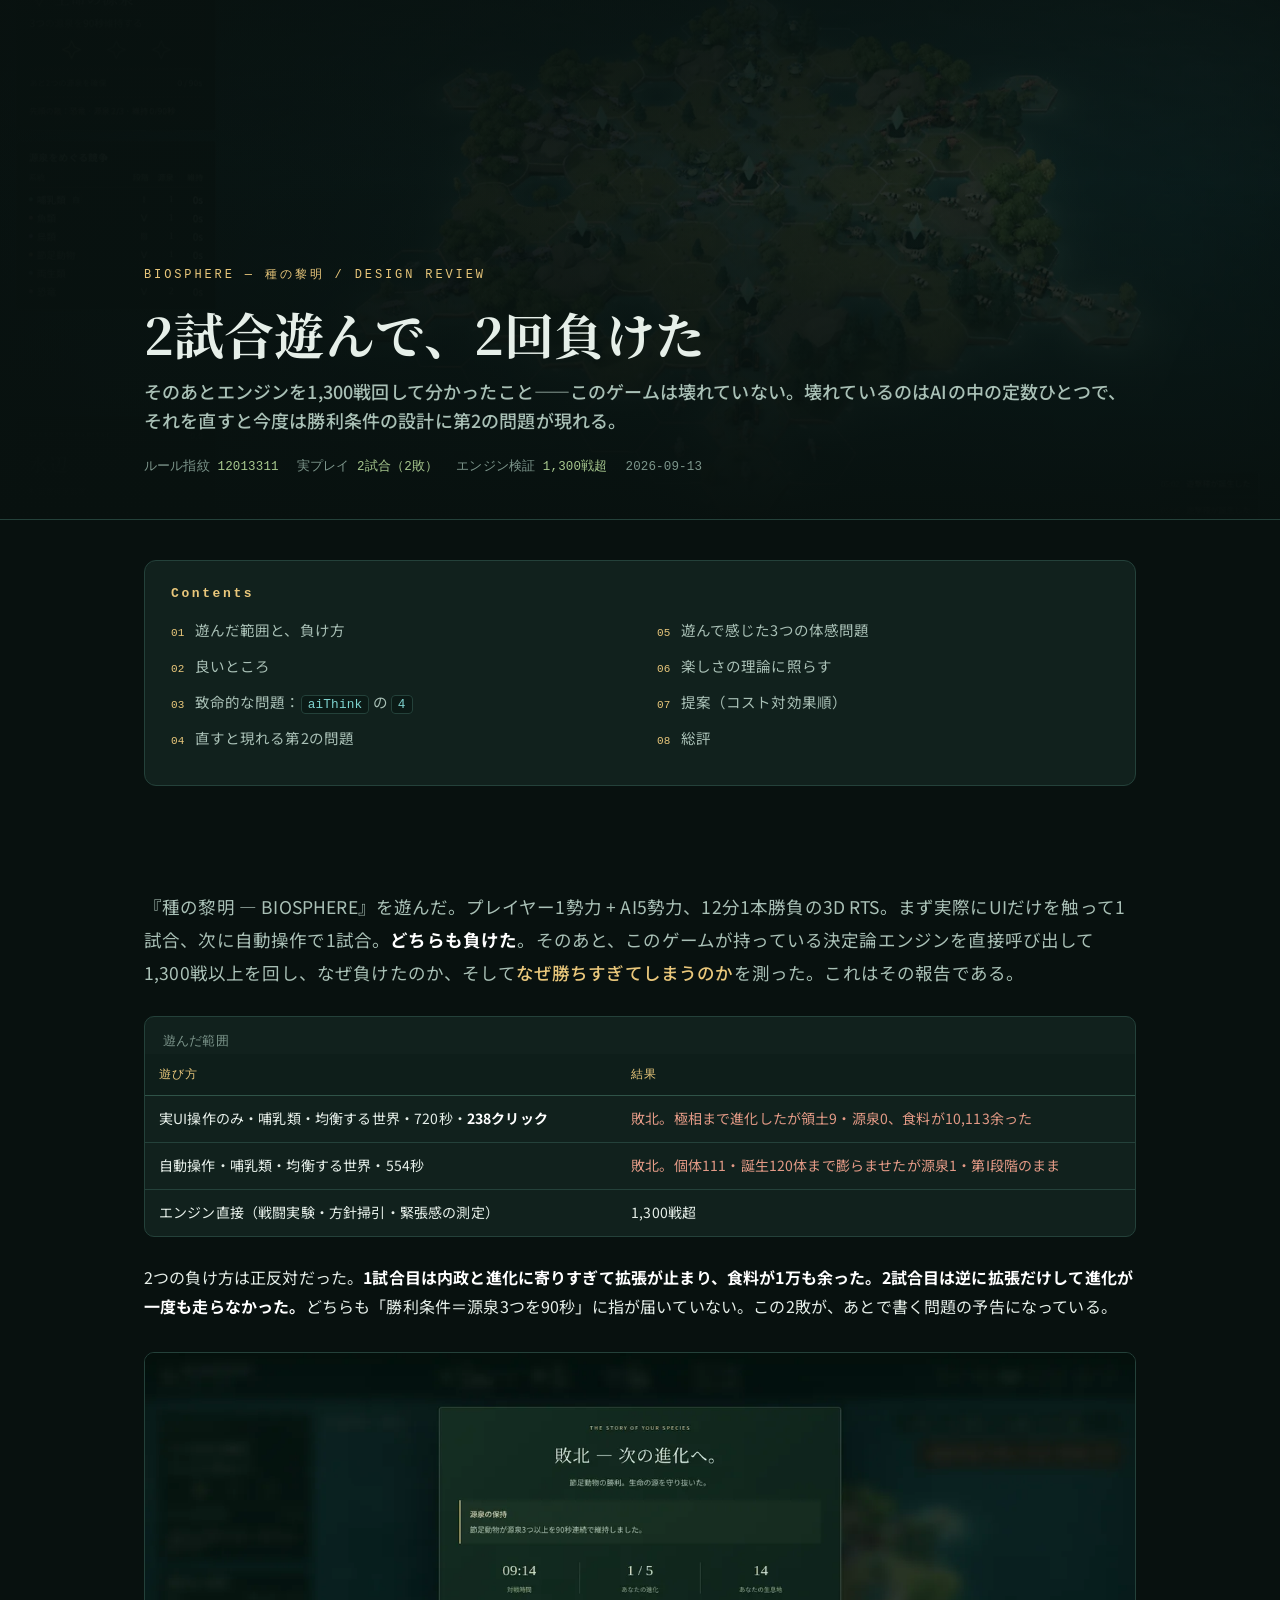
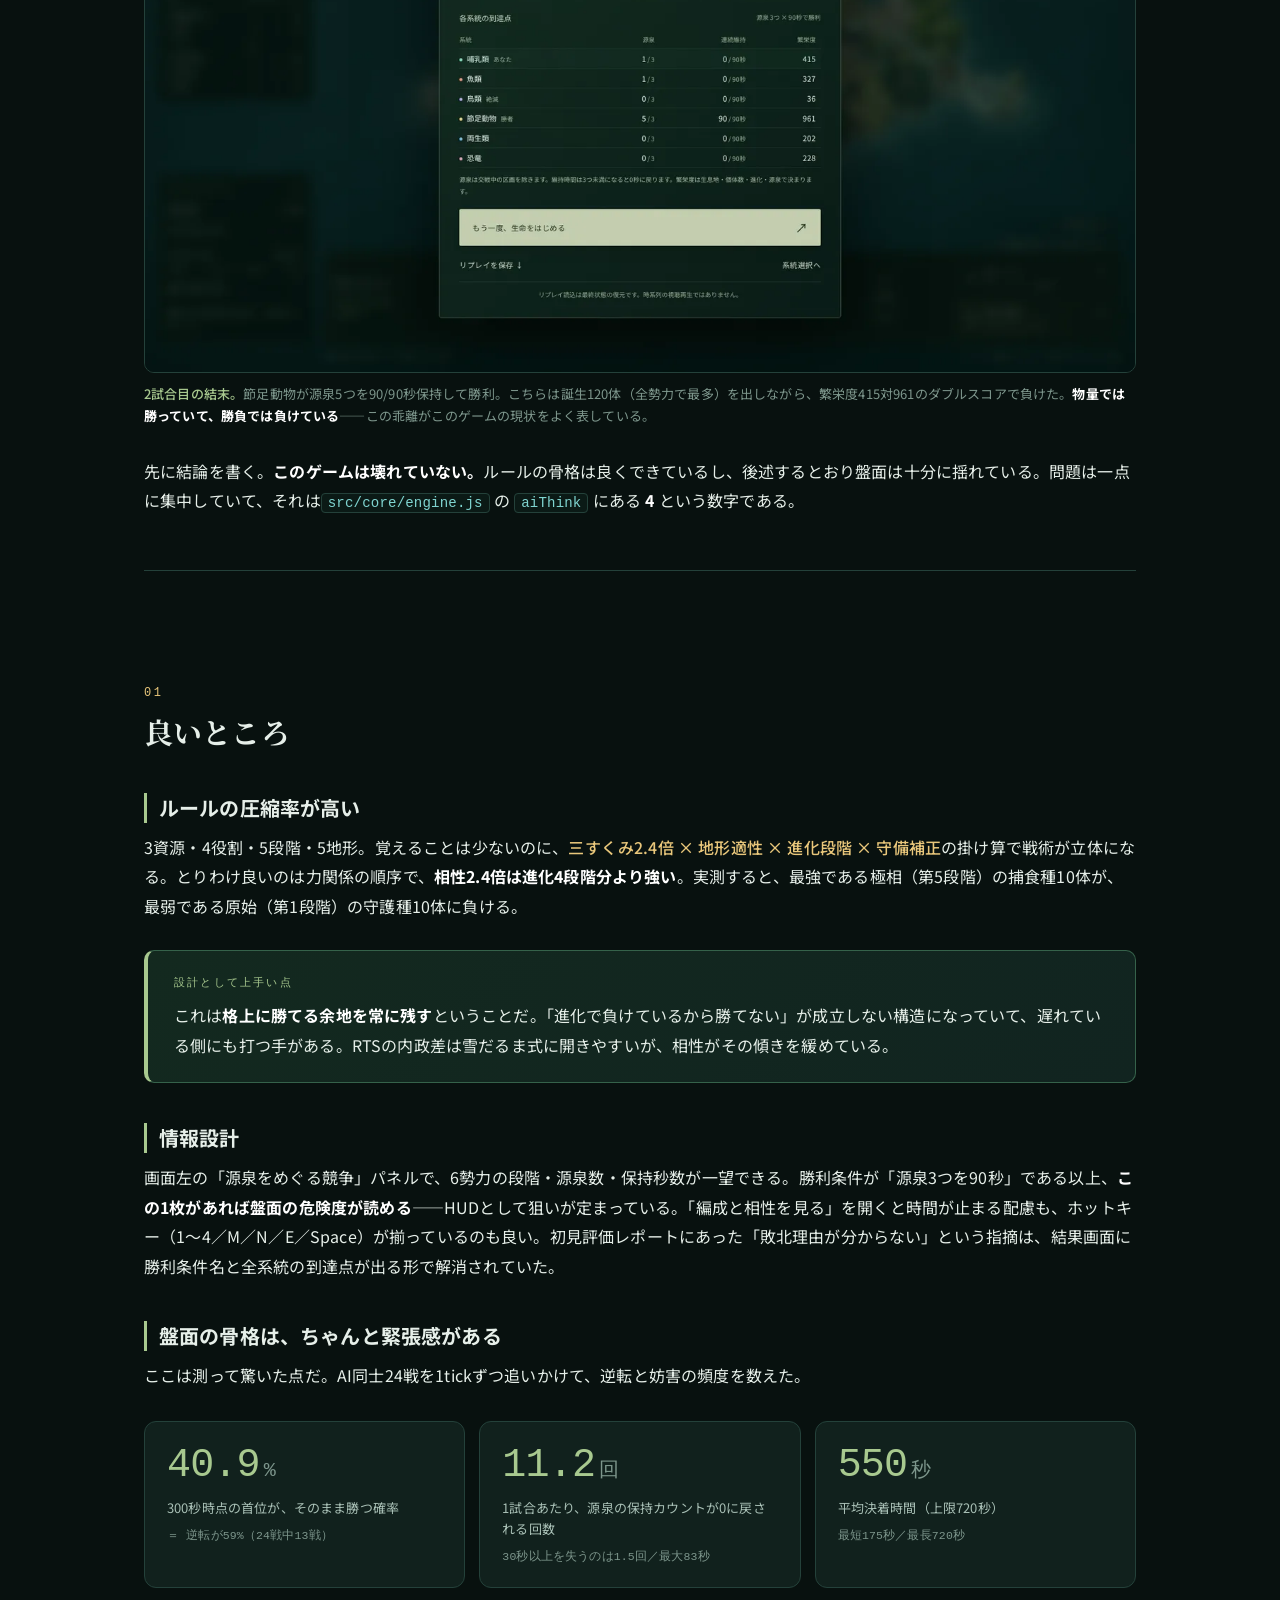
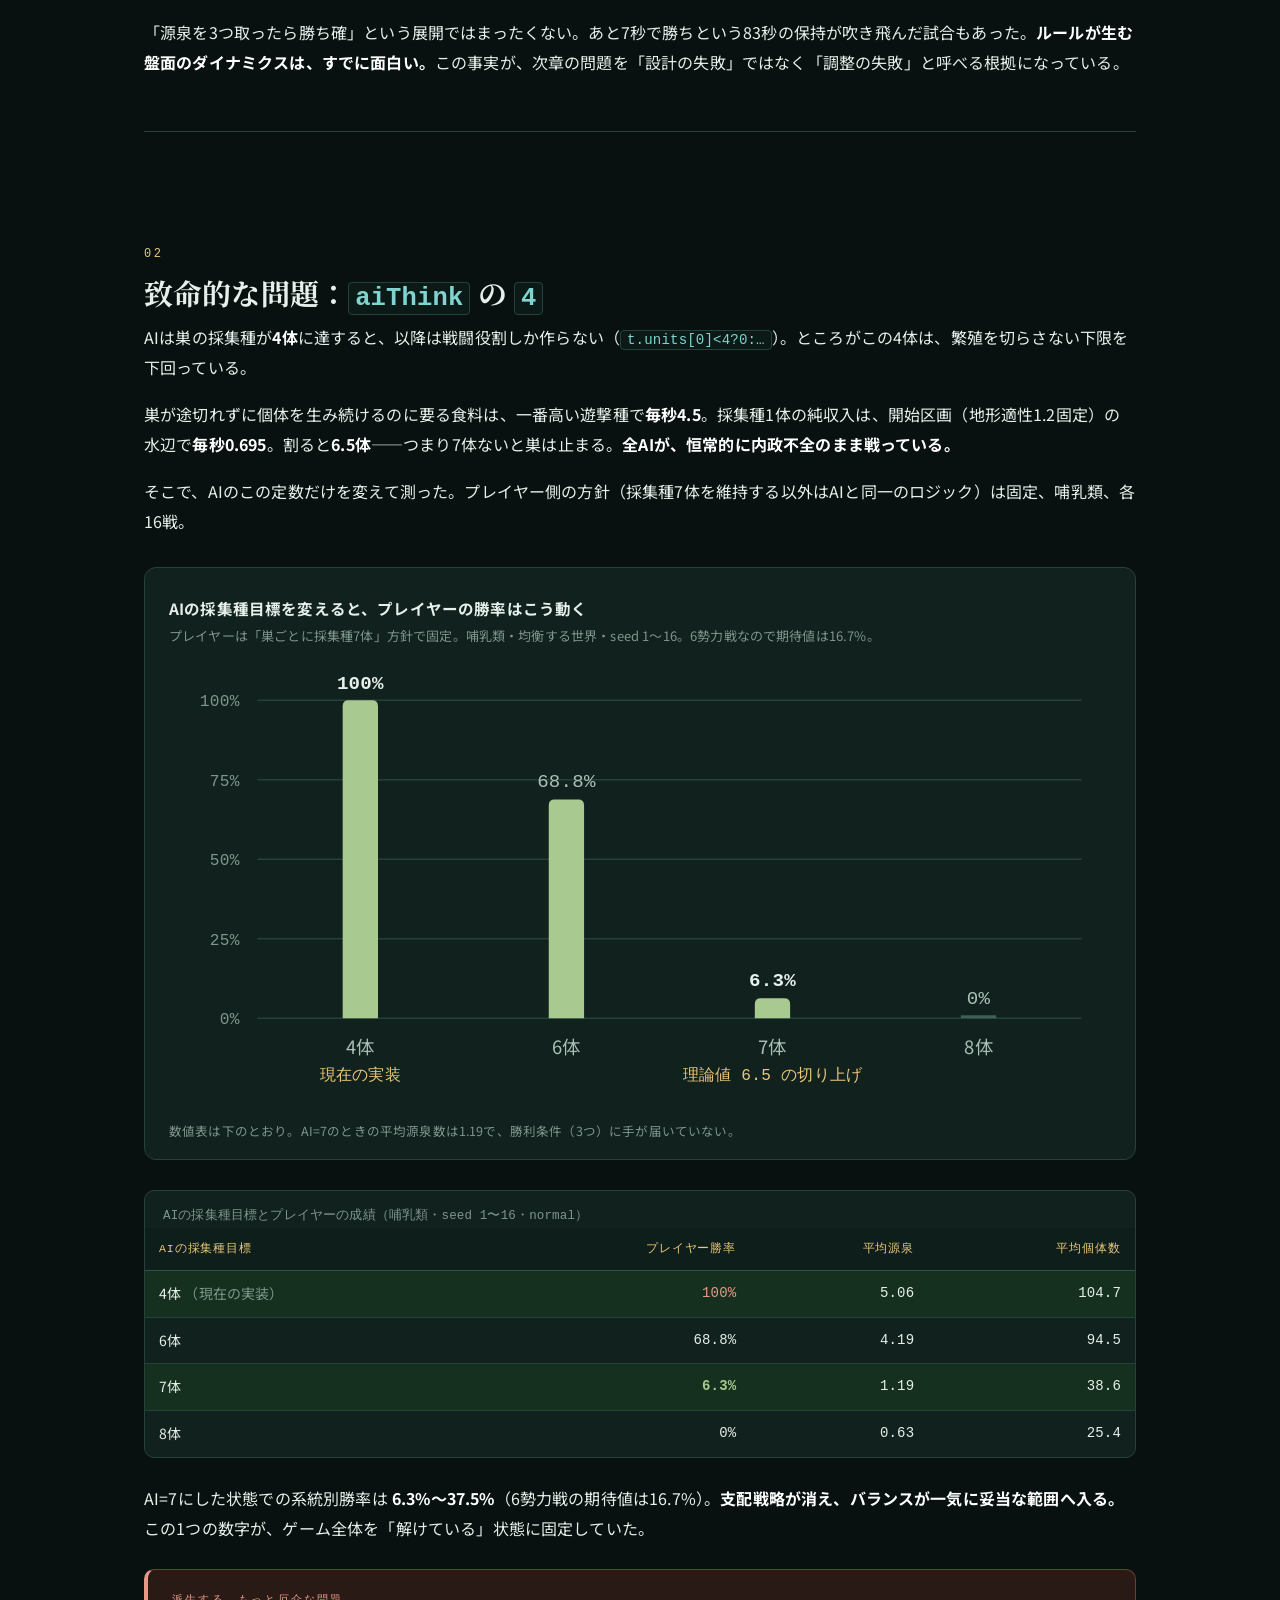
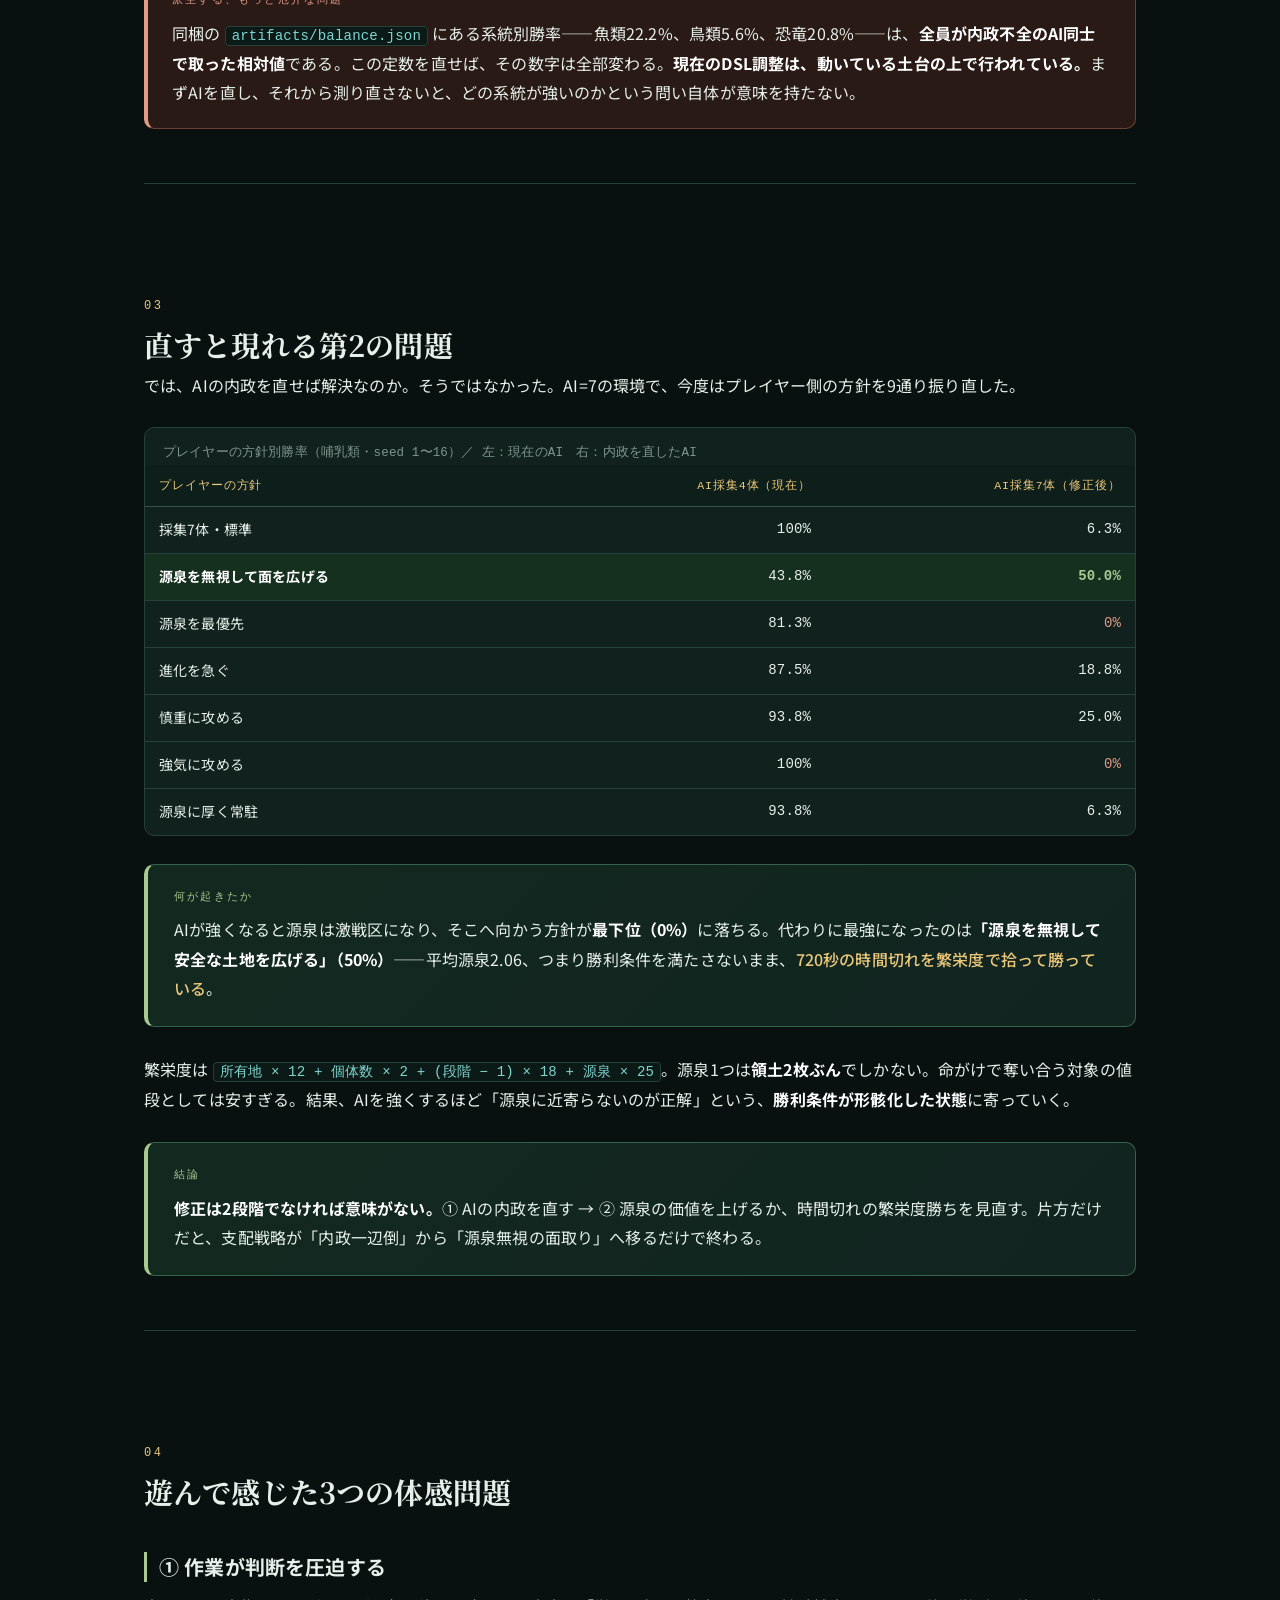
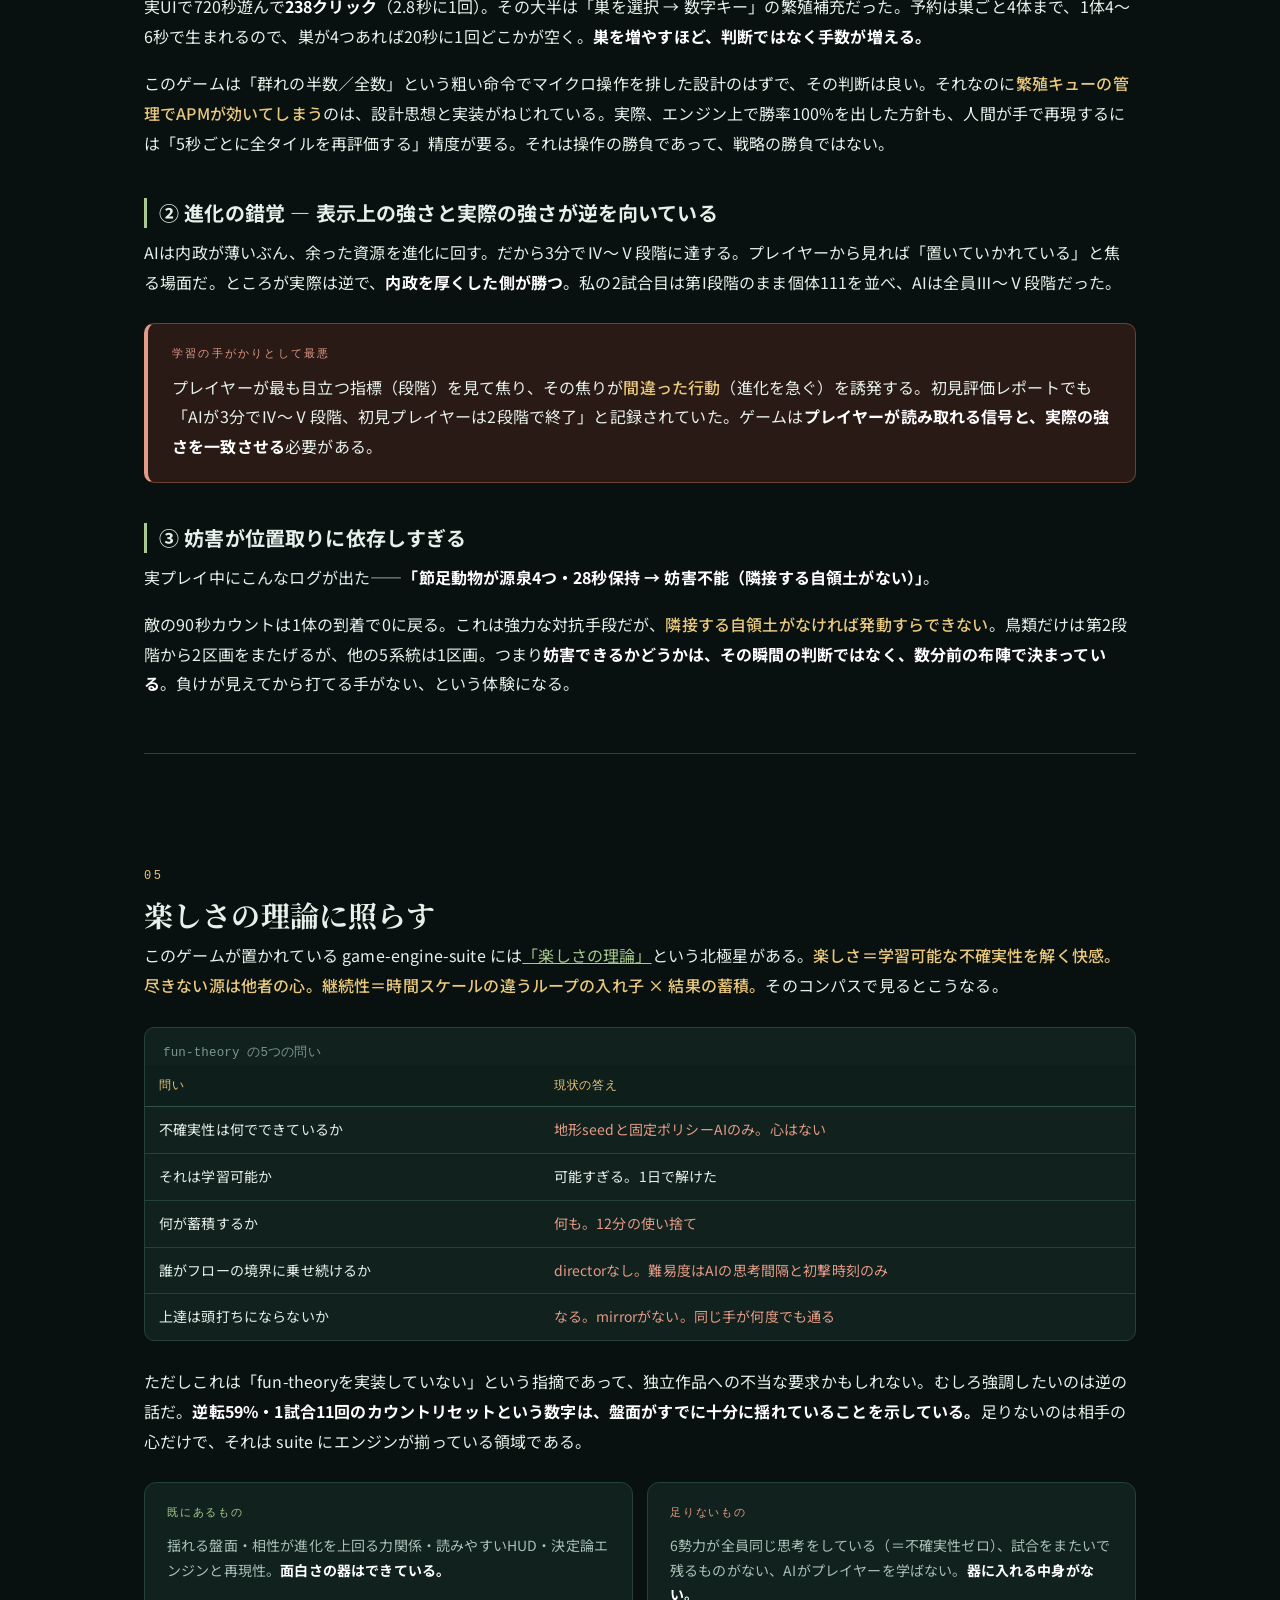
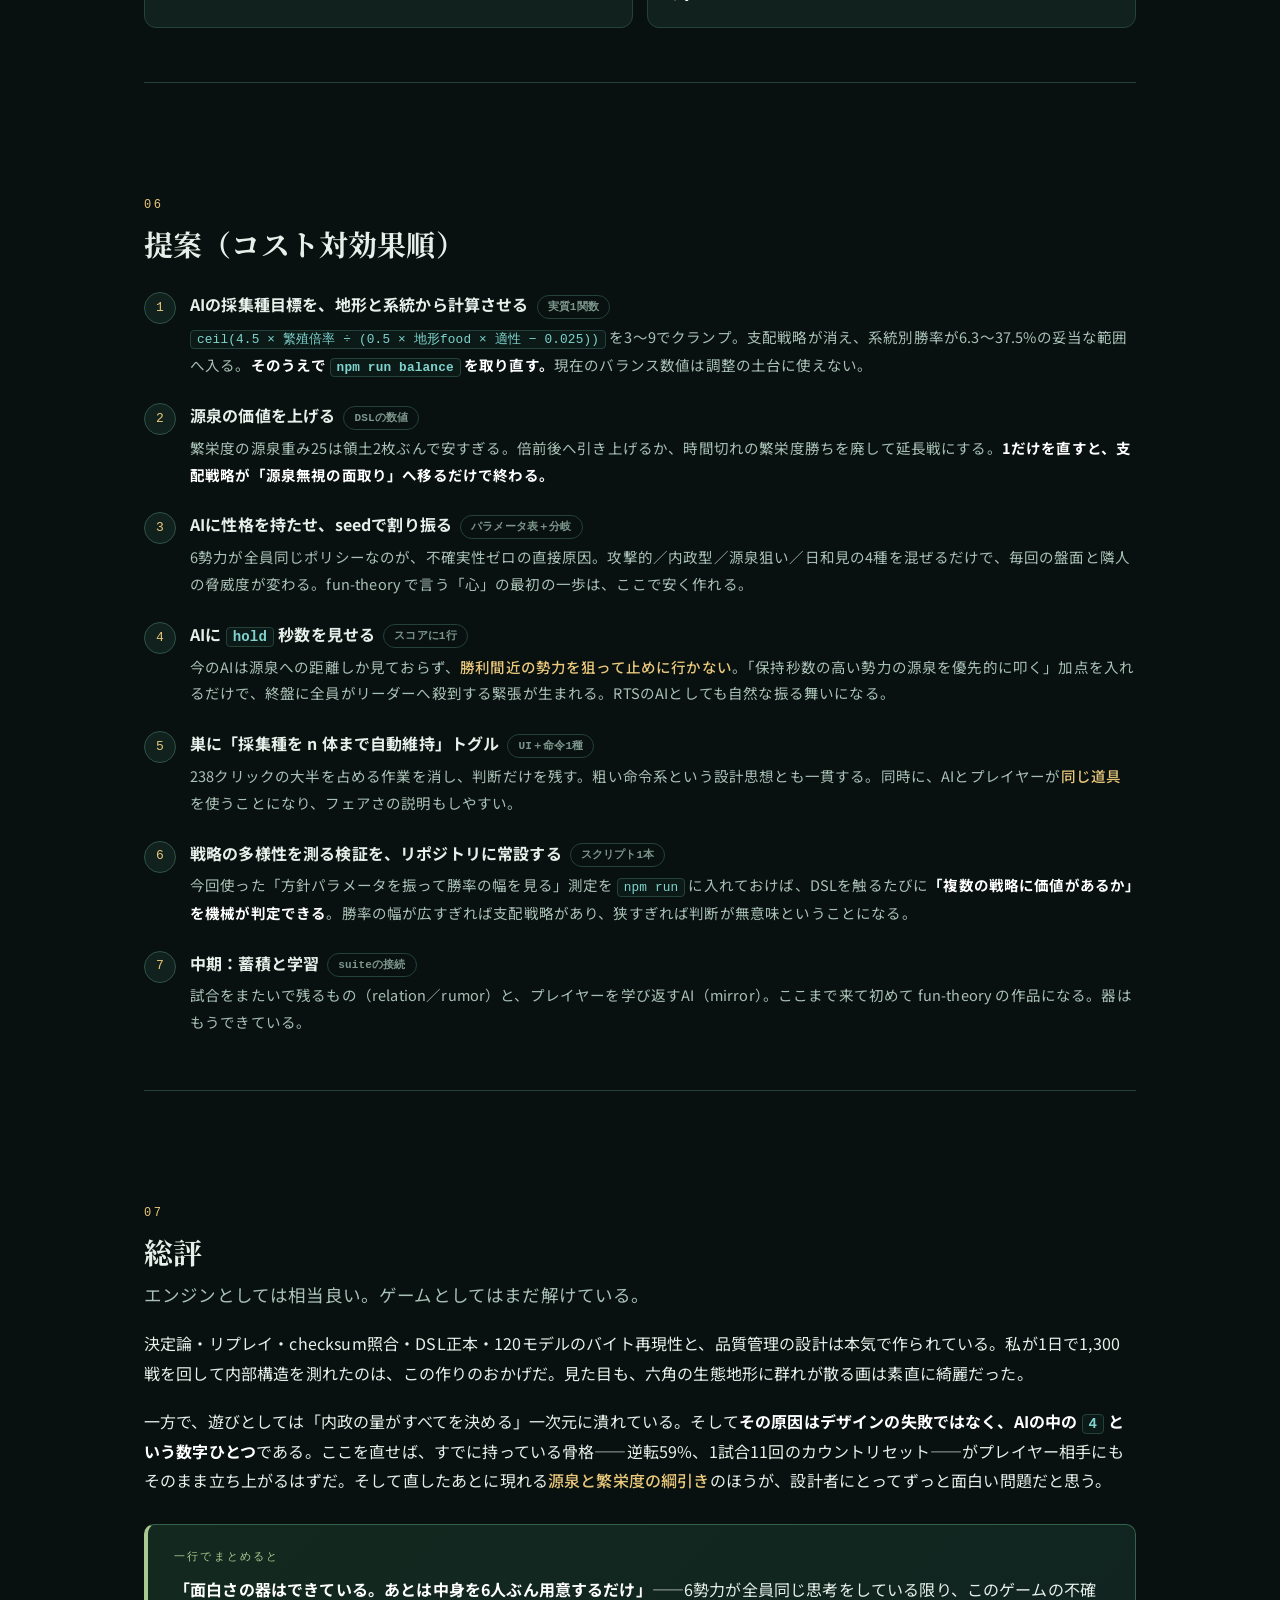
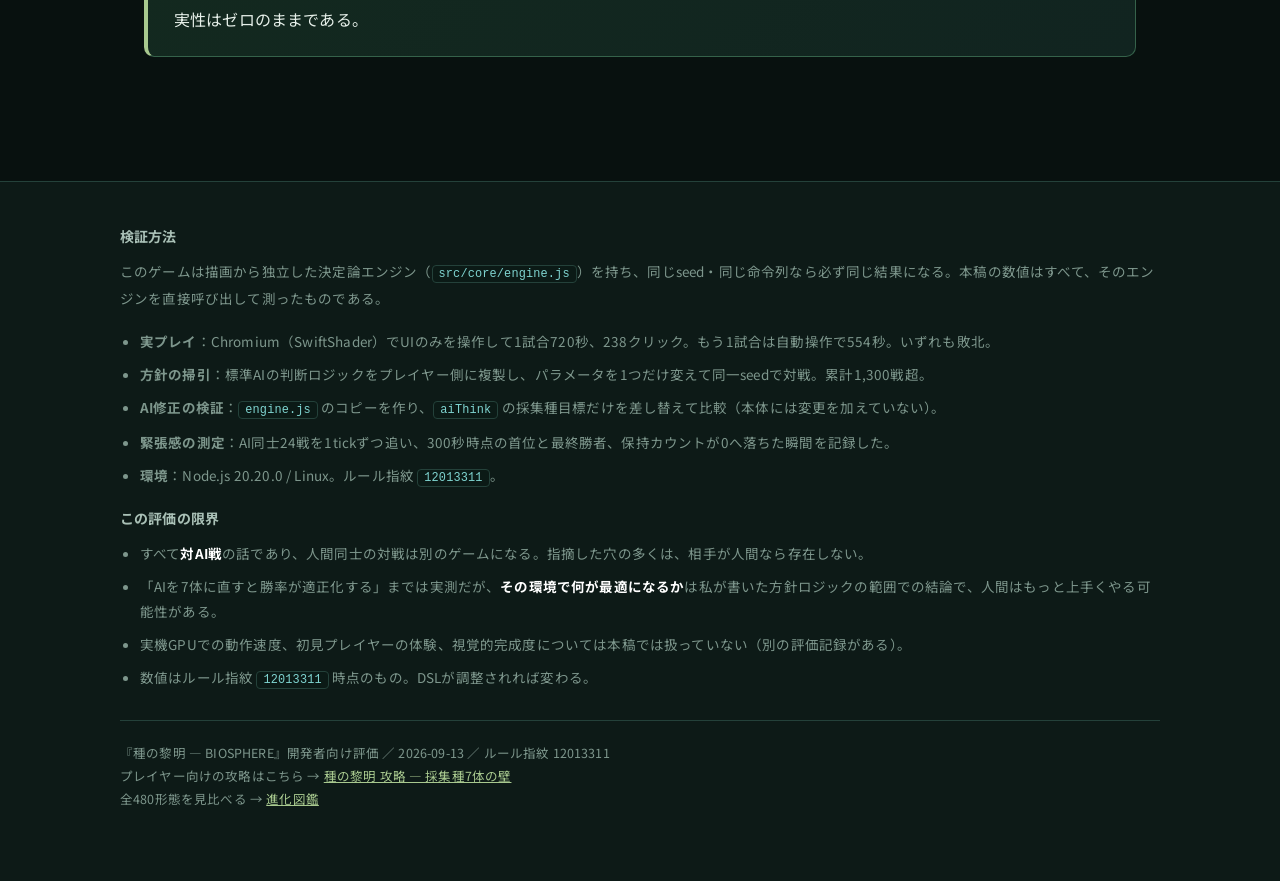
<file: docs/public/biosphere/review.html>
<!DOCTYPE html>
<html lang="ja">
<head>
<meta charset="UTF-8">
<meta name="viewport" content="width=device-width, initial-scale=1">
<title>種の黎明 評価レポート — 直すべき数字はひとつ</title>
<meta name="description" content="メカ生物RTS『種の黎明 — BIOSPHERE』を2試合遊び、ゲームエンジンを1,300戦回して書いた開発者向けの評価。支配戦略の原因はAIの定数ひとつであり、それを直すと勝利条件の設計に第2の問題が現れる。">
<link rel="preconnect" href="https://fonts.googleapis.com">
<link rel="preconnect" href="https://fonts.gstatic.com" crossorigin>
<link href="https://fonts.googleapis.com/css2?family=Noto+Sans+JP:wght@400;500;700&family=Noto+Serif+JP:wght@500;700&display=swap" rel="stylesheet">
<style>
:root{
  --bg:#08110f; --bg2:#0d1a17; --panel:#11211d; --panel2:#152a24;
  --line:#24413a; --line2:#2f5348;
  --ink:#e6efe9; --ink2:#a9c0b6; --ink3:#7d968c;
  --gold:#e9c77b; --leaf:#a8c98f; --cyan:#7fd4d0; --rose:#e39a86; --violet:#b7a3eb;
  --muted-mark:#406054;
  --mono:ui-monospace,SFMono-Regular,"SF Mono",Menlo,Consolas,monospace;
}
*{box-sizing:border-box}
html{scroll-behavior:smooth}
body{
  margin:0; background:var(--bg); color:var(--ink);
  font-family:"Noto Sans JP",-apple-system,BlinkMacSystemFont,"Segoe UI",sans-serif;
  font-size:16px; line-height:1.85; letter-spacing:.01em; -webkit-font-smoothing:antialiased;
}
img{max-width:100%; display:block}
a{color:var(--leaf)}
a:hover{color:var(--gold)}

.hero{position:relative; min-height:min(64vh,520px); display:flex; align-items:flex-end; overflow:hidden; border-bottom:1px solid var(--line)}
.hero img{position:absolute; inset:0; width:100%; height:100%; object-fit:cover; object-position:60% 45%; opacity:.3}
.hero::after{content:""; position:absolute; inset:0; background:
  linear-gradient(180deg,rgba(8,17,15,.6) 0%,rgba(8,17,15,.25) 35%,rgba(8,17,15,.97) 100%),
  linear-gradient(95deg,rgba(8,17,15,.9) 0%,rgba(8,17,15,.55) 45%,rgba(8,17,15,.2) 80%)}
.hero-inner{position:relative; z-index:2; width:100%; max-width:1040px; margin:0 auto; padding:52px 24px 40px}
.kicker{font-family:var(--mono); font-size:12px; letter-spacing:.24em; color:var(--gold); text-transform:uppercase; margin-bottom:16px}
.hero h1{font-family:"Noto Serif JP",serif; font-size:clamp(28px,5vw,50px); line-height:1.25; margin:0 0 12px; font-weight:700}
.hero h1 small{display:block; font-size:clamp(14px,2vw,18px); color:var(--ink2); font-weight:500; margin-top:12px; font-family:"Noto Sans JP",sans-serif; line-height:1.65}
.hero-meta{display:flex; flex-wrap:wrap; gap:8px 18px; font-size:12.5px; color:var(--ink3); font-family:var(--mono); margin-top:20px}
.hero-meta b{color:var(--leaf); font-weight:500}

main{max-width:1040px; margin:0 auto; padding:0 24px 96px}
section{padding-top:60px}
h2{font-family:"Noto Serif JP",serif; font-size:clamp(21px,3.2vw,29px); line-height:1.4; margin:0 0 6px; font-weight:700}
h2 .num{display:block; font-family:var(--mono); font-size:12px; letter-spacing:.22em; color:var(--gold); font-weight:400; margin-bottom:10px}
h3{font-size:clamp(16.5px,2.3vw,20px); margin:40px 0 10px; font-weight:700; border-left:3px solid var(--leaf); padding-left:12px; line-height:1.5}
h4{font-size:15.5px; margin:26px 0 6px; color:var(--leaf); font-weight:700}
p{margin:0 0 18px}
.lead{font-size:17.5px; color:var(--ink2); line-height:1.9}
strong{color:#fff; font-weight:700}
em{font-style:normal; color:var(--gold); font-weight:500}
code{font-family:var(--mono); font-size:.88em; background:#0b1a16; border:1px solid var(--line); border-radius:4px; padding:1px 6px; color:var(--cyan)}
hr{border:0; border-top:1px solid var(--line); margin:54px 0}
ul,ol{padding-left:22px} li{margin-bottom:8px}

.toc{background:var(--panel); border:1px solid var(--line); border-radius:12px; padding:24px 26px; margin:40px 0 0}
.toc h2{font-size:13px; font-family:var(--mono); letter-spacing:.2em; color:var(--gold); margin:0 0 14px}
.toc ol{margin:0; padding-left:0; list-style:none; counter-reset:toc; columns:2; column-gap:34px}
.toc li{counter-increment:toc; margin-bottom:9px; break-inside:avoid; font-size:14.5px}
.toc li::before{content:counter(toc,decimal-leading-zero); font-family:var(--mono); font-size:11px; color:var(--gold); margin-right:10px}
.toc a{color:var(--ink2); text-decoration:none}
.toc a:hover{color:var(--gold)}
@media(max-width:680px){.toc ol{columns:1}}

.key{background:linear-gradient(135deg,#13291f,#112420); border:1px solid #35624a; border-left:4px solid var(--leaf); border-radius:10px; padding:22px 26px; margin:28px 0}
.key .label{font-family:var(--mono); font-size:11px; letter-spacing:.2em; color:var(--leaf); display:block; margin-bottom:8px}
.key p:last-child,.key ul:last-child{margin-bottom:0}
.warn{background:#2a1a16; border:1px solid #6b4030; border-left:4px solid var(--rose); border-radius:10px; padding:20px 24px; margin:26px 0}
.warn .label{font-family:var(--mono); font-size:11px; letter-spacing:.2em; color:var(--rose); display:block; margin-bottom:8px}
.warn p:last-child{margin-bottom:0}
.note{font-size:13.5px; color:var(--ink3); line-height:1.75; border-left:2px solid var(--line2); padding-left:14px; margin:22px 0}

.tw{overflow-x:auto; margin:26px 0; border:1px solid var(--line); border-radius:10px; background:var(--panel)}
table{border-collapse:collapse; width:100%; font-size:14px; min-width:480px}
caption{caption-side:top; text-align:left; font-size:12.5px; color:var(--ink3); padding:14px 18px 0; font-family:var(--mono)}
th,td{padding:10px 14px; text-align:left; border-bottom:1px solid var(--line); white-space:nowrap}
thead th{background:#0e1e1a; color:var(--gold); font-family:var(--mono); font-size:11.5px; letter-spacing:.08em; font-weight:400; border-bottom:1px solid var(--line2)}
tbody tr:last-child td{border-bottom:0}
tbody tr:hover{background:#13241f}
td.num,th.num{text-align:right; font-family:var(--mono)}
.win{color:var(--leaf); font-weight:700}
.lose{color:var(--rose)}
.dim{color:var(--ink3)}
.hl td{background:#16301f}

/* ---- stat tiles ---- */
.stats{display:grid; grid-template-columns:repeat(auto-fit,minmax(210px,1fr)); gap:14px; margin:30px 0}
.stat{background:var(--panel); border:1px solid var(--line); border-radius:12px; padding:22px 22px 20px}
.stat .v{font-family:var(--mono); font-size:clamp(30px,5vw,40px); line-height:1.1; color:var(--leaf); font-weight:500; letter-spacing:-.02em}
.stat .v small{font-size:.5em; color:var(--ink3); margin-left:4px; letter-spacing:0}
.stat .k{font-size:13px; color:var(--ink2); margin-top:10px; line-height:1.6}
.stat .s{font-size:11.5px; color:var(--ink3); margin-top:6px; font-family:var(--mono)}

/* ---- chart ---- */
.chart{background:var(--panel); border:1px solid var(--line); border-radius:12px; padding:26px 24px 18px; margin:30px 0}
.chart-title{font-size:15.5px; font-weight:700; margin:0 0 4px}
.chart-sub{font-size:13px; color:var(--ink3); margin:0 0 18px; line-height:1.6}
.chart svg{width:100%; height:auto; display:block; overflow:visible}
.chart svg rect[data-bar]{transition:opacity .15s}
.chart svg g:hover rect[data-bar]{opacity:.78}
.chart-note{font-size:12.5px; color:var(--ink3); margin:14px 0 0; line-height:1.65}

figure{margin:30px 0}
figure img{border-radius:10px; border:1px solid var(--line)}
figcaption{font-size:13px; color:var(--ink3); margin-top:10px; line-height:1.7}
figcaption b{color:var(--leaf); font-weight:500}

.verdict{display:grid; grid-template-columns:repeat(auto-fit,minmax(250px,1fr)); gap:14px; margin:26px 0}
.vcard{border:1px solid var(--line); border-radius:12px; background:var(--panel); padding:20px 22px}
.vcard .h{font-family:var(--mono); font-size:11px; letter-spacing:.16em; margin-bottom:10px}
.vcard.good .h{color:var(--leaf)}
.vcard.bad .h{color:var(--rose)}
.vcard p{margin:0; font-size:14px; line-height:1.75; color:var(--ink2)}

.fix{list-style:none; padding:0; margin:26px 0; counter-reset:fix}
.fix li{counter-increment:fix; position:relative; padding-left:46px; margin-bottom:22px}
.fix li::before{content:counter(fix); position:absolute; left:0; top:2px; width:30px; height:30px; border-radius:50%; border:1px solid var(--line2); color:var(--gold); font-family:var(--mono); font-size:13px; display:grid; place-items:center; background:var(--panel)}
.fix b{display:block; margin-bottom:4px}
.fix p{margin:0; font-size:14.5px; color:var(--ink2)}
.fix .cost{display:inline-block; font-family:var(--mono); font-size:11px; color:var(--ink3); border:1px solid var(--line); border-radius:20px; padding:1px 10px; margin-left:8px; vertical-align:middle}

footer{border-top:1px solid var(--line); background:var(--bg2); padding:44px 24px 64px; font-size:13.5px; color:var(--ink3); line-height:1.85}
footer .inner{max-width:1040px; margin:0 auto}
footer h3{border:0; padding:0; color:var(--ink2); font-size:14px; margin:0 0 12px}
footer ul{padding-left:20px; margin:0 0 18px}

@media(max-width:640px){
  body{font-size:15px}
  .hero-inner{padding:38px 20px 30px}
  main{padding:0 20px 72px}
  section{padding-top:48px}
  .key,.warn{padding:18px 20px}
  th,td{padding:8px 11px}
  .chart{padding:20px 16px 14px}
}
</style>
</head>
<body>
<header class="hero">
  <img src="images/expansion.webp" alt="種の黎明のゲーム画面。六角形の生態地形に群れが広がっている">
  <div class="hero-inner">
    <div class="kicker">BIOSPHERE — 種の黎明 / DESIGN REVIEW</div>
    <h1>2試合遊んで、2回負けた
      <small>そのあとエンジンを1,300戦回して分かったこと——このゲームは壊れていない。壊れているのはAIの中の定数ひとつで、それを直すと今度は勝利条件の設計に第2の問題が現れる。</small>
    </h1>
    <div class="hero-meta">
      <span>ルール指紋 <b>12013311</b></span>
      <span>実プレイ <b>2試合（2敗）</b></span>
      <span>エンジン検証 <b>1,300戦超</b></span>
      <span>2026-09-13</span>
    </div>
  </div>
</header>

<main>

<nav class="toc">
  <h2>Contents</h2>
  <ol>
    <li><a href="#s1">遊んだ範囲と、負け方</a></li>
    <li><a href="#s2">良いところ</a></li>
    <li><a href="#s3">致命的な問題：<code>aiThink</code> の <code>4</code></a></li>
    <li><a href="#s4">直すと現れる第2の問題</a></li>
    <li><a href="#s5">遊んで感じた3つの体感問題</a></li>
    <li><a href="#s6">楽しさの理論に照らす</a></li>
    <li><a href="#s7">提案（コスト対効果順）</a></li>
    <li><a href="#s8">総評</a></li>
  </ol>
</nav>

<section id="s1">
<p class="lead" style="margin-top:44px">
『種の黎明 — BIOSPHERE』を遊んだ。プレイヤー1勢力 + AI5勢力、12分1本勝負の3D RTS。まず実際にUIだけを触って1試合、次に自動操作で1試合。<strong>どちらも負けた</strong>。そのあと、このゲームが持っている決定論エンジンを直接呼び出して1,300戦以上を回し、なぜ負けたのか、そして<em>なぜ勝ちすぎてしまうのか</em>を測った。これはその報告である。
</p>

<div class="tw">
<table>
<caption>遊んだ範囲</caption>
<thead><tr><th>遊び方</th><th>結果</th></tr></thead>
<tbody>
<tr><td>実UI操作のみ・哺乳類・均衡する世界・720秒・<strong>238クリック</strong></td><td class="lose">敗北。極相まで進化したが領土9・源泉0、食料が10,113余った</td></tr>
<tr><td>自動操作・哺乳類・均衡する世界・554秒</td><td class="lose">敗北。個体111・誕生120体まで膨らませたが源泉1・第I段階のまま</td></tr>
<tr><td>エンジン直接（戦闘実験・方針掃引・緊張感の測定）</td><td>1,300戦超</td></tr>
</tbody>
</table>
</div>

<p>
2つの負け方は正反対だった。<strong>1試合目は内政と進化に寄りすぎて拡張が止まり、食料が1万も余った。2試合目は逆に拡張だけして進化が一度も走らなかった。</strong>どちらも「勝利条件＝源泉3つを90秒」に指が届いていない。この2敗が、あとで書く問題の予告になっている。
</p>

<figure>
<img src="images/result.webp" alt="対戦結果画面。節足動物の勝利、こちらは敗北">
<figcaption><b>2試合目の結末。</b>節足動物が源泉5つを90/90秒保持して勝利。こちらは誕生120体（全勢力で最多）を出しながら、繁栄度415対961のダブルスコアで負けた。<strong>物量では勝っていて、勝負では負けている</strong>——この乖離がこのゲームの現状をよく表している。</figcaption>
</figure>

<p>
先に結論を書く。<strong>このゲームは壊れていない。</strong>ルールの骨格は良くできているし、後述するとおり盤面は十分に揺れている。問題は一点に集中していて、それは<code>src/core/engine.js</code> の <code>aiThink</code> にある <strong>4</strong> という数字である。
</p>
</section>

<hr>

<section id="s2">
<h2><span class="num">01</span>良いところ</h2>

<h3>ルールの圧縮率が高い</h3>
<p>
3資源・4役割・5段階・5地形。覚えることは少ないのに、<em>三すくみ2.4倍 × 地形適性 × 進化段階 × 守備補正</em>の掛け算で戦術が立体になる。とりわけ良いのは力関係の順序で、<strong>相性2.4倍は進化4段階分より強い</strong>。実測すると、最強である極相（第5段階）の捕食種10体が、最弱である原始（第1段階）の守護種10体に負ける。
</p>
<div class="key">
<span class="label">設計として上手い点</span>
<p>これは<strong>格上に勝てる余地を常に残す</strong>ということだ。「進化で負けているから勝てない」が成立しない構造になっていて、遅れている側にも打つ手がある。RTSの内政差は雪だるま式に開きやすいが、相性がその傾きを緩めている。</p>
</div>

<h3>情報設計</h3>
<p>
画面左の「源泉をめぐる競争」パネルで、6勢力の段階・源泉数・保持秒数が一望できる。勝利条件が「源泉3つを90秒」である以上、<strong>この1枚があれば盤面の危険度が読める</strong>——HUDとして狙いが定まっている。「編成と相性を見る」を開くと時間が止まる配慮も、ホットキー（1〜4／M／N／E／Space）が揃っているのも良い。初見評価レポートにあった「敗北理由が分からない」という指摘は、結果画面に勝利条件名と全系統の到達点が出る形で解消されていた。
</p>

<h3>盤面の骨格は、ちゃんと緊張感がある</h3>
<p>ここは測って驚いた点だ。AI同士24戦を1tickずつ追いかけて、逆転と妨害の頻度を数えた。</p>

<div class="stats">
  <div class="stat">
    <div class="v">40.9<small>%</small></div>
    <div class="k">300秒時点の首位が、そのまま勝つ確率</div>
    <div class="s">＝ 逆転が59%（24戦中13戦）</div>
  </div>
  <div class="stat">
    <div class="v">11.2<small>回</small></div>
    <div class="k">1試合あたり、源泉の保持カウントが0に戻される回数</div>
    <div class="s">30秒以上を失うのは1.5回／最大83秒</div>
  </div>
  <div class="stat">
    <div class="v">550<small>秒</small></div>
    <div class="k">平均決着時間（上限720秒）</div>
    <div class="s">最短175秒／最長720秒</div>
  </div>
</div>

<p>
「源泉を3つ取ったら勝ち確」という展開ではまったくない。あと7秒で勝ちという83秒の保持が吹き飛んだ試合もあった。<strong>ルールが生む盤面のダイナミクスは、すでに面白い。</strong>この事実が、次章の問題を「設計の失敗」ではなく「調整の失敗」と呼べる根拠になっている。
</p>
</section>
<hr>

<section id="s3">
<h2><span class="num">02</span>致命的な問題：<code>aiThink</code> の <code>4</code></h2>

<p>
AIは巣の採集種が<strong>4体</strong>に達すると、以降は戦闘役割しか作らない（<code>t.units[0]&lt;4?0:…</code>）。ところがこの4体は、繁殖を切らさない下限を下回っている。
</p>
<p>
巣が途切れずに個体を生み続けるのに要る食料は、一番高い遊撃種で<strong>毎秒4.5</strong>。採集種1体の純収入は、開始区画（地形適性1.2固定）の水辺で<strong>毎秒0.695</strong>。割ると<strong>6.5体</strong>——つまり7体ないと巣は止まる。<strong>全AIが、恒常的に内政不全のまま戦っている。</strong>
</p>

<p>そこで、AIのこの定数だけを変えて測った。プレイヤー側の方針（採集種7体を維持する以外はAIと同一のロジック）は固定、哺乳類、各16戦。</p>

<div class="chart">
<p class="chart-title">AIの採集種目標を変えると、プレイヤーの勝率はこう動く</p>
<p class="chart-sub">プレイヤーは「巣ごとに採集種7体」方針で固定。哺乳類・均衡する世界・seed 1〜16。6勢力戦なので期待値は16.7%。</p>
<svg viewBox="0 0 640 300" role="img" aria-labelledby="c1t c1d">
  <title id="c1t">AIの採集種目標とプレイヤー勝率</title>
  <desc id="c1d">AIの採集種目標が4体のときプレイヤーの勝率は100%、6体で68.8%、7体で6.3%、8体で0%。</desc>
  <g stroke="#24413a" stroke-width="1">
    <line x1="60" y1="240" x2="620" y2="240"/>
    <line x1="60" y1="186" x2="620" y2="186"/>
    <line x1="60" y1="132" x2="620" y2="132"/>
    <line x1="60" y1="78" x2="620" y2="78"/>
    <line x1="60" y1="24" x2="620" y2="24"/>
  </g>
  <g fill="#7d968c" font-size="11" font-family="ui-monospace,monospace" text-anchor="end">
    <text x="48" y="244">0%</text><text x="48" y="190">25%</text><text x="48" y="136">50%</text><text x="48" y="82">75%</text><text x="48" y="28">100%</text>
  </g>
  <!-- bars: 4px rounded data-end, square at baseline -->
  <g>
    <title>AI採集4体（現在の実装）: プレイヤー勝率 100%（16勝0敗）</title>
    <path data-bar d="M118,240 L118,28 Q118,24 122,24 L138,24 Q142,24 142,28 L142,240 Z" fill="#a8c98f"/>
    <text x="130" y="16" fill="#e6efe9" font-size="13" font-family="ui-monospace,monospace" text-anchor="middle" font-weight="700">100%</text>
  </g>
  <g>
    <title>AI採集6体: プレイヤー勝率 68.8%（11勝5敗）</title>
    <path data-bar d="M258,240 L258,95.4 Q258,91.4 262,91.4 L278,91.4 Q282,91.4 282,95.4 L282,240 Z" fill="#a8c98f"/>
    <text x="270" y="83" fill="#a9c0b6" font-size="13" font-family="ui-monospace,monospace" text-anchor="middle">68.8%</text>
  </g>
  <g>
    <title>AI採集7体: プレイヤー勝率 6.3%（1勝15敗）</title>
    <path data-bar d="M398,240 L398,230.4 Q398,226.4 402,226.4 L418,226.4 Q422,226.4 422,230.4 L422,240 Z" fill="#a8c98f"/>
    <text x="410" y="218" fill="#e6efe9" font-size="13" font-family="ui-monospace,monospace" text-anchor="middle" font-weight="700">6.3%</text>
  </g>
  <g>
    <title>AI採集8体: プレイヤー勝率 0%（0勝16敗）</title>
    <rect data-bar x="538" y="238" width="24" height="2" fill="#406054"/>
    <text x="550" y="230" fill="#a9c0b6" font-size="13" font-family="ui-monospace,monospace" text-anchor="middle">0%</text>
  </g>
  <g fill="#a9c0b6" font-size="12.5" font-family="'Noto Sans JP',sans-serif" text-anchor="middle">
    <text x="130" y="264">4体</text><text x="270" y="264">6体</text><text x="410" y="264">7体</text><text x="550" y="264">8体</text>
  </g>
  <g font-size="11" font-family="ui-monospace,monospace" text-anchor="middle">
    <text x="130" y="282" fill="#e9c77b">現在の実装</text>
    <text x="410" y="282" fill="#e9c77b">理論値 6.5 の切り上げ</text>
  </g>
</svg>
<p class="chart-note">数値表は下のとおり。AI=7のときの平均源泉数は1.19で、勝利条件（3つ）に手が届いていない。</p>
</div>

<div class="tw">
<table>
<caption>AIの採集種目標とプレイヤーの成績（哺乳類・seed 1〜16・normal）</caption>
<thead><tr><th>AIの採集種目標</th><th class="num">プレイヤー勝率</th><th class="num">平均源泉</th><th class="num">平均個体数</th></tr></thead>
<tbody>
<tr class="hl"><td>4体 <span class="dim">（現在の実装）</span></td><td class="num lose">100%</td><td class="num">5.06</td><td class="num">104.7</td></tr>
<tr><td>6体</td><td class="num">68.8%</td><td class="num">4.19</td><td class="num">94.5</td></tr>
<tr class="hl"><td>7体</td><td class="num win">6.3%</td><td class="num">1.19</td><td class="num">38.6</td></tr>
<tr><td>8体</td><td class="num">0%</td><td class="num">0.63</td><td class="num">25.4</td></tr>
</tbody>
</table>
</div>

<p>
AI=7にした状態での系統別勝率は <strong>6.3%〜37.5%</strong>（6勢力戦の期待値は16.7%）。<strong>支配戦略が消え、バランスが一気に妥当な範囲へ入る。</strong>この1つの数字が、ゲーム全体を「解けている」状態に固定していた。
</p>

<div class="warn">
<span class="label">派生する、もっと厄介な問題</span>
<p>
同梱の <code>artifacts/balance.json</code> にある系統別勝率——魚類22.2%、鳥類5.6%、恐竜20.8%——は、<strong>全員が内政不全のAI同士で取った相対値</strong>である。この定数を直せば、その数字は全部変わる。<strong>現在のDSL調整は、動いている土台の上で行われている。</strong>まずAIを直し、それから測り直さないと、どの系統が強いのかという問い自体が意味を持たない。
</p>
</div>
</section>

<hr>

<section id="s4">
<h2><span class="num">03</span>直すと現れる第2の問題</h2>

<p>では、AIの内政を直せば解決なのか。そうではなかった。AI=7の環境で、今度はプレイヤー側の方針を9通り振り直した。</p>

<div class="tw">
<table>
<caption>プレイヤーの方針別勝率（哺乳類・seed 1〜16）／ 左：現在のAI　右：内政を直したAI</caption>
<thead><tr><th>プレイヤーの方針</th><th class="num">AI採集4体（現在）</th><th class="num">AI採集7体（修正後）</th></tr></thead>
<tbody>
<tr><td>採集7体・標準</td><td class="num">100%</td><td class="num">6.3%</td></tr>
<tr class="hl"><td><strong>源泉を無視して面を広げる</strong></td><td class="num">43.8%</td><td class="num win">50.0%</td></tr>
<tr><td>源泉を最優先</td><td class="num">81.3%</td><td class="num lose">0%</td></tr>
<tr><td>進化を急ぐ</td><td class="num">87.5%</td><td class="num">18.8%</td></tr>
<tr><td>慎重に攻める</td><td class="num">93.8%</td><td class="num">25.0%</td></tr>
<tr><td>強気に攻める</td><td class="num">100%</td><td class="num lose">0%</td></tr>
<tr><td>源泉に厚く常駐</td><td class="num">93.8%</td><td class="num">6.3%</td></tr>
</tbody>
</table>
</div>

<div class="key">
<span class="label">何が起きたか</span>
<p>
AIが強くなると源泉は激戦区になり、そこへ向かう方針が<strong>最下位（0%）</strong>に落ちる。代わりに最強になったのは<strong>「源泉を無視して安全な土地を広げる」（50%）</strong>——平均源泉2.06、つまり勝利条件を満たさないまま、<em>720秒の時間切れを繁栄度で拾って勝っている</em>。
</p>
</div>

<p>
繁栄度は <code>所有地 × 12 + 個体数 × 2 + (段階 − 1) × 18 + 源泉 × 25</code>。源泉1つは<strong>領土2枚ぶん</strong>でしかない。命がけで奪い合う対象の値段としては安すぎる。結果、AIを強くするほど「源泉に近寄らないのが正解」という、<strong>勝利条件が形骸化した状態</strong>に寄っていく。
</p>

<div class="key">
<span class="label">結論</span>
<p><strong>修正は2段階でなければ意味がない。</strong>① AIの内政を直す → ② 源泉の価値を上げるか、時間切れの繁栄度勝ちを見直す。片方だけだと、支配戦略が「内政一辺倒」から「源泉無視の面取り」へ移るだけで終わる。</p>
</div>
</section>

<hr>

<section id="s5">
<h2><span class="num">04</span>遊んで感じた3つの体感問題</h2>

<h3>① 作業が判断を圧迫する</h3>
<p>
実UIで720秒遊んで<strong>238クリック</strong>（2.8秒に1回）。その大半は「巣を選択 → 数字キー」の繁殖補充だった。予約は巣ごと4体まで、1体4〜6秒で生まれるので、巣が4つあれば20秒に1回どこかが空く。<strong>巣を増やすほど、判断ではなく手数が増える。</strong>
</p>
<p>
このゲームは「群れの半数／全数」という粗い命令でマイクロ操作を排した設計のはずで、その判断は良い。それなのに<em>繁殖キューの管理でAPMが効いてしまう</em>のは、設計思想と実装がねじれている。実際、エンジン上で勝率100%を出した方針も、人間が手で再現するには「5秒ごとに全タイルを再評価する」精度が要る。それは操作の勝負であって、戦略の勝負ではない。
</p>

<h3>② 進化の錯覚 — 表示上の強さと実際の強さが逆を向いている</h3>
<p>
AIは内政が薄いぶん、余った資源を進化に回す。だから3分でⅣ〜Ⅴ段階に達する。プレイヤーから見れば「置いていかれている」と焦る場面だ。ところが実際は逆で、<strong>内政を厚くした側が勝つ</strong>。私の2試合目は第I段階のまま個体111を並べ、AIは全員Ⅲ〜Ⅴ段階だった。
</p>
<div class="warn">
<span class="label">学習の手がかりとして最悪</span>
<p>プレイヤーが最も目立つ指標（段階）を見て焦り、その焦りが<em>間違った行動</em>（進化を急ぐ）を誘発する。初見評価レポートでも「AIが3分でⅣ〜Ⅴ段階、初見プレイヤーは2段階で終了」と記録されていた。ゲームは<strong>プレイヤーが読み取れる信号と、実際の強さを一致させる</strong>必要がある。</p>
</div>

<h3>③ 妨害が位置取りに依存しすぎる</h3>
<p>
実プレイ中にこんなログが出た——<strong>「節足動物が源泉4つ・28秒保持 → 妨害不能（隣接する自領土がない）」</strong>。
</p>
<p>
敵の90秒カウントは1体の到着で0に戻る。これは強力な対抗手段だが、<em>隣接する自領土がなければ発動すらできない</em>。鳥類だけは第2段階から2区画をまたげるが、他の5系統は1区画。つまり<strong>妨害できるかどうかは、その瞬間の判断ではなく、数分前の布陣で決まっている</strong>。負けが見えてから打てる手がない、という体験になる。
</p>
</section>
<hr>

<section id="s6">
<h2><span class="num">05</span>楽しさの理論に照らす</h2>

<p>
このゲームが置かれている game-engine-suite には<a href="https://github.com/opaopa6969/game-engine-suite/blob/main/docs/fun-theory.md">「楽しさの理論」</a>という北極星がある。<em>楽しさ＝学習可能な不確実性を解く快感。尽きない源は他者の心。継続性＝時間スケールの違うループの入れ子 × 結果の蓄積。</em>そのコンパスで見るとこうなる。
</p>

<div class="tw">
<table>
<caption>fun-theory の5つの問い</caption>
<thead><tr><th>問い</th><th>現状の答え</th></tr></thead>
<tbody>
<tr><td>不確実性は何でできているか</td><td class="lose">地形seedと固定ポリシーAIのみ。心はない</td></tr>
<tr><td>それは学習可能か</td><td>可能すぎる。1日で解けた</td></tr>
<tr><td>何が蓄積するか</td><td class="lose">何も。12分の使い捨て</td></tr>
<tr><td>誰がフローの境界に乗せ続けるか</td><td class="lose">directorなし。難易度はAIの思考間隔と初撃時刻のみ</td></tr>
<tr><td>上達は頭打ちにならないか</td><td class="lose">なる。mirrorがない。同じ手が何度でも通る</td></tr>
</tbody>
</table>
</div>

<p>
ただしこれは「fun-theoryを実装していない」という指摘であって、独立作品への不当な要求かもしれない。むしろ強調したいのは逆の話だ。<strong>逆転59%・1試合11回のカウントリセットという数字は、盤面がすでに十分に揺れていることを示している。</strong>足りないのは相手の心だけで、それは suite にエンジンが揃っている領域である。
</p>

<div class="verdict">
  <div class="vcard good">
    <div class="h">既にあるもの</div>
    <p>揺れる盤面・相性が進化を上回る力関係・読みやすいHUD・決定論エンジンと再現性。<strong>面白さの器はできている。</strong></p>
  </div>
  <div class="vcard bad">
    <div class="h">足りないもの</div>
    <p>6勢力が全員同じ思考をしている（＝不確実性ゼロ）、試合をまたいで残るものがない、AIがプレイヤーを学ばない。<strong>器に入れる中身がない。</strong></p>
  </div>
</div>
</section>

<hr>

<section id="s7">
<h2><span class="num">06</span>提案（コスト対効果順）</h2>

<ol class="fix">
<li>
  <b>AIの採集種目標を、地形と系統から計算させる<span class="cost">実質1関数</span></b>
  <p><code>ceil(4.5 × 繁殖倍率 ÷ (0.5 × 地形food × 適性 − 0.025))</code> を3〜9でクランプ。支配戦略が消え、系統別勝率が6.3〜37.5%の妥当な範囲へ入る。<strong>そのうえで <code>npm run balance</code> を取り直す。</strong>現在のバランス数値は調整の土台に使えない。</p>
</li>
<li>
  <b>源泉の価値を上げる<span class="cost">DSLの数値</span></b>
  <p>繁栄度の源泉重み25は領土2枚ぶんで安すぎる。倍前後へ引き上げるか、時間切れの繁栄度勝ちを廃して延長戦にする。<strong>1だけを直すと、支配戦略が「源泉無視の面取り」へ移るだけで終わる。</strong></p>
</li>
<li>
  <b>AIに性格を持たせ、seedで割り振る<span class="cost">パラメータ表＋分岐</span></b>
  <p>6勢力が全員同じポリシーなのが、不確実性ゼロの直接原因。攻撃的／内政型／源泉狙い／日和見の4種を混ぜるだけで、毎回の盤面と隣人の脅威度が変わる。fun-theory で言う「心」の最初の一歩は、ここで安く作れる。</p>
</li>
<li>
  <b>AIに <code>hold</code> 秒数を見せる<span class="cost">スコアに1行</span></b>
  <p>今のAIは源泉への距離しか見ておらず、<em>勝利間近の勢力を狙って止めに行かない</em>。「保持秒数の高い勢力の源泉を優先的に叩く」加点を入れるだけで、終盤に全員がリーダーへ殺到する緊張が生まれる。RTSのAIとしても自然な振る舞いになる。</p>
</li>
<li>
  <b>巣に「採集種を n 体まで自動維持」トグル<span class="cost">UI＋命令1種</span></b>
  <p>238クリックの大半を占める作業を消し、判断だけを残す。粗い命令系という設計思想とも一貫する。同時に、AIとプレイヤーが<em>同じ道具</em>を使うことになり、フェアさの説明もしやすい。</p>
</li>
<li>
  <b>戦略の多様性を測る検証を、リポジトリに常設する<span class="cost">スクリプト1本</span></b>
  <p>今回使った「方針パラメータを振って勝率の幅を見る」測定を <code>npm run</code> に入れておけば、DSLを触るたびに<strong>「複数の戦略に価値があるか」を機械が判定できる</strong>。勝率の幅が広すぎれば支配戦略があり、狭すぎれば判断が無意味ということになる。</p>
</li>
<li>
  <b>中期：蓄積と学習<span class="cost">suiteの接続</span></b>
  <p>試合をまたいで残るもの（relation／rumor）と、プレイヤーを学び返すAI（mirror）。ここまで来て初めて fun-theory の作品になる。器はもうできている。</p>
</li>
</ol>
</section>

<hr>

<section id="s8">
<h2><span class="num">07</span>総評</h2>

<p class="lead">
エンジンとしては相当良い。ゲームとしてはまだ解けている。
</p>
<p>
決定論・リプレイ・checksum照合・DSL正本・120モデルのバイト再現性と、品質管理の設計は本気で作られている。私が1日で1,300戦を回して内部構造を測れたのは、この作りのおかげだ。見た目も、六角の生態地形に群れが散る画は素直に綺麗だった。
</p>
<p>
一方で、遊びとしては「内政の量がすべてを決める」一次元に潰れている。そして<strong>その原因はデザインの失敗ではなく、AIの中の <code>4</code> という数字ひとつ</strong>である。ここを直せば、すでに持っている骨格——逆転59%、1試合11回のカウントリセット——がプレイヤー相手にもそのまま立ち上がるはずだ。そして直したあとに現れる<em>源泉と繁栄度の綱引き</em>のほうが、設計者にとってずっと面白い問題だと思う。
</p>
<div class="key">
<span class="label">一行でまとめると</span>
<p><strong>「面白さの器はできている。あとは中身を6人ぶん用意するだけ」</strong>——6勢力が全員同じ思考をしている限り、このゲームの不確実性はゼロのままである。</p>
</div>
</section>

</main>

<footer>
<div class="inner">
<h3>検証方法</h3>
<p>
このゲームは描画から独立した決定論エンジン（<code>src/core/engine.js</code>）を持ち、同じseed・同じ命令列なら必ず同じ結果になる。本稿の数値はすべて、そのエンジンを直接呼び出して測ったものである。
</p>
<ul>
<li><b>実プレイ</b>：Chromium（SwiftShader）でUIのみを操作して1試合720秒、238クリック。もう1試合は自動操作で554秒。いずれも敗北。</li>
<li><b>方針の掃引</b>：標準AIの判断ロジックをプレイヤー側に複製し、パラメータを1つだけ変えて同一seedで対戦。累計1,300戦超。</li>
<li><b>AI修正の検証</b>：<code>engine.js</code> のコピーを作り、<code>aiThink</code> の採集種目標だけを差し替えて比較（本体には変更を加えていない）。</li>
<li><b>緊張感の測定</b>：AI同士24戦を1tickずつ追い、300秒時点の首位と最終勝者、保持カウントが0へ落ちた瞬間を記録した。</li>
<li><b>環境</b>：Node.js 20.20.0 / Linux。ルール指紋 <code>12013311</code>。</li>
</ul>

<h3>この評価の限界</h3>
<ul>
<li>すべて<strong>対AI戦</strong>の話であり、人間同士の対戦は別のゲームになる。指摘した穴の多くは、相手が人間なら存在しない。</li>
<li>「AIを7体に直すと勝率が適正化する」までは実測だが、<strong>その環境で何が最適になるか</strong>は私が書いた方針ロジックの範囲での結論で、人間はもっと上手くやる可能性がある。</li>
<li>実機GPUでの動作速度、初見プレイヤーの体験、視覚的完成度については本稿では扱っていない（別の評価記録がある）。</li>
<li>数値はルール指紋 <code>12013311</code> 時点のもの。DSLが調整されれば変わる。</li>
</ul>

<p style="margin-top:28px; padding-top:20px; border-top:1px solid var(--line); font-size:12.5px">
『種の黎明 — BIOSPHERE』開発者向け評価 ／ 2026-09-13 ／ ルール指紋 12013311<br>
プレイヤー向けの攻略はこちら → <a href="./">種の黎明 攻略 — 採集種7体の壁</a><br>
全480形態を見比べる → <a href="./codex/">進化図鑑</a>
</p>
</div>
</footer>
</body>
</html>
</file>
